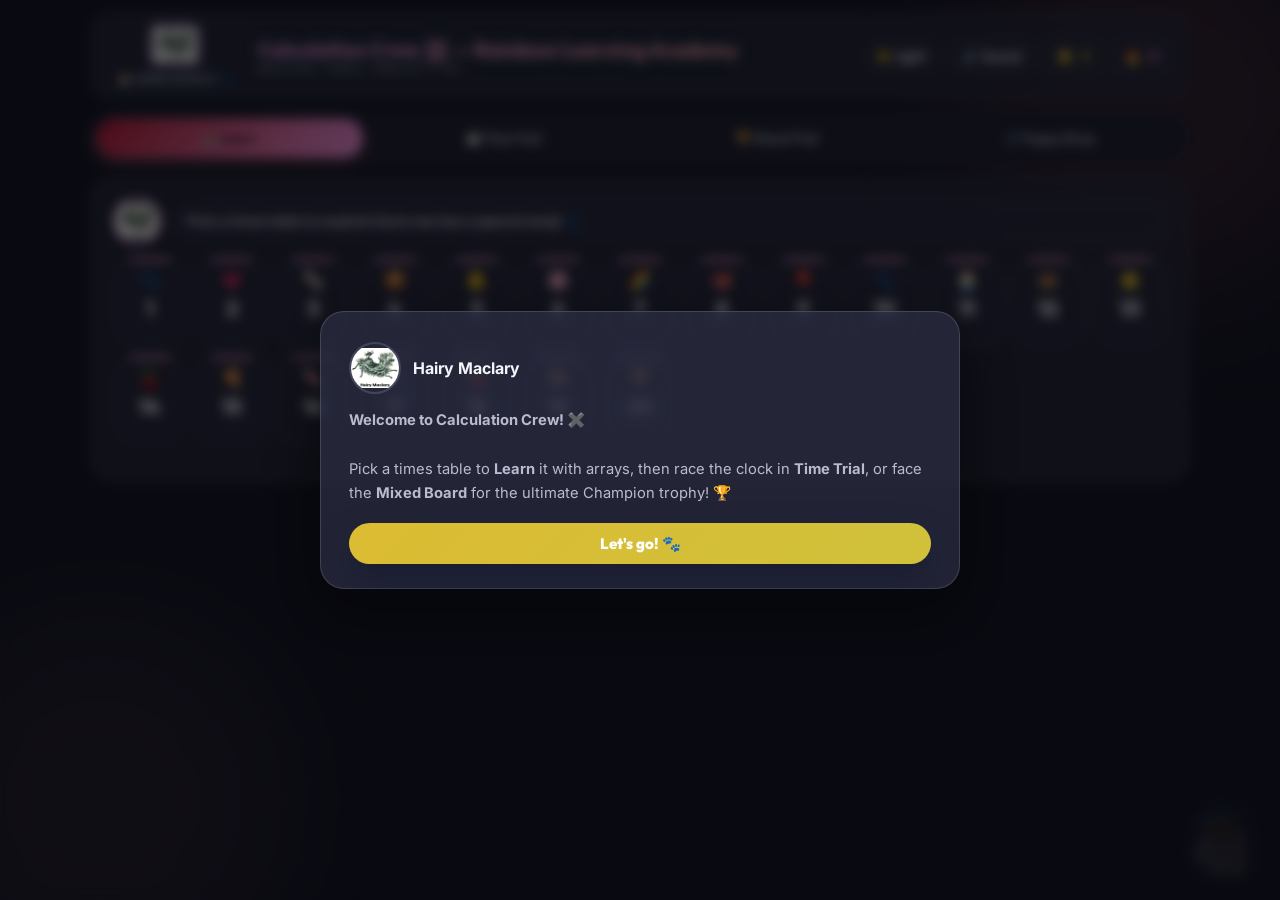
<file: calculation.html>
<!DOCTYPE html>
<html lang="en">
<head>
  <meta charset="UTF-8">
  <meta name="viewport" content="width=device-width, initial-scale=1.0">
  <title>Calculation Crew — Rainbow Learning Academy</title>
  <link rel="preconnect" href="https://fonts.googleapis.com">
  <link rel="preconnect" href="https://fonts.gstatic.com" crossorigin>
  <link href="https://fonts.googleapis.com/css2?family=Outfit:wght@400;600;800;900&family=Inter:wght@400;600;700&display=swap" rel="stylesheet">
  <link rel="stylesheet" href="shared.css">
  <style>
    *, *::before, *::after { box-sizing: border-box; margin: 0; padding: 0; -webkit-tap-highlight-color: transparent; }
    body { background: var(--bg); color: var(--text1); min-height: 100vh; font-family: 'Inter', sans-serif; display: flex; flex-direction: column; align-items: center; overflow-x: hidden; padding: 12px 10px 60px; }
    h1,h2,h3,h4 { font-family: 'Outfit', sans-serif; font-weight: 800; }

    /* Blobs */
    .blob-a { width: 400px; height: 400px; background: rgba(251,113,133,.12); top: -100px; right: -80px; }
    .blob-b { width: 360px; height: 360px; background: rgba(253,164,175,.08); bottom: -80px; left: -80px; }

    /* Override accent for this mode */
    :root { --accent: var(--area-calc); --accent2: #fda4af; }

    /* Header */
    header {
      position: relative; z-index: 2;
      width: 100%; max-width: 1100px;
      display: flex; justify-content: space-between; align-items: center;
      padding: 10px 18px; margin-bottom: 12px;
      background: var(--card); backdrop-filter: blur(5px);
      border-radius: 20px; border: 1px solid var(--border);
      flex-wrap: wrap; gap: 8px;
    }
    .logo-row { display: flex; align-items: center; gap: 10px; }
    .logo-img { width: 36px; height: 36px; object-fit: contain; filter: drop-shadow(0 0 8px var(--area-calc)); animation: pulse-glow 2.2s ease-in-out infinite; }
    .logo-text h1 { font-size: 1.25rem; background: linear-gradient(to right, var(--area-calc), #fda4af); -webkit-background-clip: text; -webkit-text-fill-color: transparent; filter: var(--logo-glow); }
    .logo-text p { font-size: .7rem; color: var(--text2); text-transform: uppercase; letter-spacing: 2px; }
    .stats-bar { display: flex; align-items: center; gap: 8px; flex-wrap: wrap; }
    .stat-badge.calc { color: var(--area-calc); }

    /* Mode tabs */
    .tab-bar {
      position: relative; z-index: 2; width: 100%; max-width: 1100px;
      display: grid; grid-template-columns: 1fr 1fr 1fr;
      gap: 7px; margin-bottom: 12px;
      background: var(--surface-inset); backdrop-filter: blur(5px);
      border-radius: 28px; border: 1px solid var(--border); padding: 6px;
    }
    .tab-btn {
      background: transparent; border: 1px solid transparent;
      color: var(--text2); padding: 10px 8px; border-radius: 22px;
      cursor: pointer; font-family: 'Outfit', sans-serif; font-weight: 700;
      font-size: .82rem; text-align: center;
      display: flex; align-items: center; justify-content: center; gap: 5px;
      transition: all .22s ease;
    }
    .tab-btn:hover:not(.active) { background: var(--card); color: var(--text1); }
    .tab-btn.active { background: linear-gradient(135deg, #be123c, var(--area-calc)); color: var(--on-accent); border-color: transparent; box-shadow: 0 4px 14px rgba(251,113,133,.38); }

    /* Screens */
    .screen { position: relative; z-index: 1; width: 100%; max-width: 1100px; }

    /* Table picker */
    .table-picker-grid {
      display: grid; grid-template-columns: repeat(auto-fill, minmax(72px, 1fr));
      gap: 8px; margin-bottom: 16px;
    }
    .table-btn {
      background: var(--card); border: 1px solid var(--border);
      border-radius: 24px; cursor: pointer; padding: 10px 6px 8px;
      display: flex; flex-direction: column; align-items: center; gap: 4px;
      transition: transform .2s, box-shadow .2s;
      font-family: 'Outfit', sans-serif; min-height: 80px;
      position: relative; overflow: hidden;
    }
    .table-btn::before { content: ''; position: absolute; top: 0; left: 0; width: 100%; height: 3px; background: linear-gradient(to right, var(--area-calc), #fda4af); }
    .table-btn:hover { transform: translateY(-4px) scale(1.06); box-shadow: 0 8px 24px rgba(251,113,133,.3); }
    .table-btn.selected { border-color: var(--area-calc); box-shadow: 0 0 0 2px var(--area-calc); }
    .table-num { font-weight: 900; font-size: 1.3rem; color: var(--text1); }
    .table-emoji { font-size: 1.1rem; }
    .table-stars { font-size: .65rem; letter-spacing: 1px; }

    /* Skip-count strip */
    .skip-strip {
      display: flex; flex-wrap: wrap; gap: 6px; margin: 10px 0; align-items: center;
    }
    .skip-chip {
      background: var(--card); border: 1px solid var(--border);
      border-radius: 8px; padding: 5px 11px;
      font-family: 'Outfit', sans-serif; font-weight: 800; font-size: .9rem;
      color: var(--text2); cursor: pointer; transition: all .18s;
    }
    .skip-chip:hover, .skip-chip.hit { background: var(--area-calc); color: var(--on-accent); border-color: var(--area-calc); transform: scale(1.06); }

    /* Array display */
    .array-display {
      display: flex; flex-direction: column; gap: 4px; margin: 10px 0;
      align-items: flex-start; overflow: auto; max-height: 260px;
    }
    .array-row { display: flex; gap: 3px; }
    .array-dog { width: 28px; height: 28px; border-radius: 50%; object-fit: contain; cursor: pointer; transition: transform .15s; }
    .array-dog:hover { transform: scale(1.2); }
    .array-dog.counted { opacity: .4; }

    /* Keypad */
    .keypad-wrap { display: flex; flex-direction: column; align-items: center; gap: 10px; margin-top: 12px; }
    .keypad-answer-display {
      background: var(--surface-inset); border: 2px solid var(--area-calc);
      border-radius: 14px; padding: 12px 24px;
      font-family: 'Outfit', sans-serif; font-weight: 900; font-size: 2.4rem;
      color: var(--area-calc); min-width: 120px; text-align: center;
      letter-spacing: 2px;
    }
    .keypad-grid {
      display: grid; grid-template-columns: repeat(3, 1fr);
      gap: 8px; width: 240px;
    }
    .kp-btn {
      background: var(--card); border: 1px solid var(--border);
      border-radius: 18px; padding: 14px 8px;
      font-family: 'Outfit', sans-serif; font-weight: 800; font-size: 1.2rem;
      color: var(--text1); cursor: pointer;
      transition: all .15s cubic-bezier(.175,.885,.32,1.275);
      min-height: 52px; display: flex; align-items: center; justify-content: center;
    }
    .kp-btn:hover { background: rgba(251,113,133,.2); border-color: var(--area-calc); transform: scale(1.04); }
    .kp-btn:active { transform: scale(.92); }
    .kp-btn.submit { grid-column: span 3; background: linear-gradient(135deg, #be123c, var(--area-calc)); color: var(--on-accent); border-color: transparent; font-size: 1rem; border-radius: 18px; }
    .kp-btn.submit:hover { filter: brightness(1.1); }
    .kp-btn.del { background: rgba(251,113,133,.15); border-color: rgba(251,113,133,.3); color: var(--area-calc); }

    /* Question display */
    .question-card {
      background: var(--card); border: 1px solid var(--border);
      border-radius: 22px; padding: 20px 22px; margin-bottom: 14px;
    }
    .question-text {
      font-family: 'Outfit', sans-serif; font-weight: 900;
      font-size: clamp(1.6rem, 4vw, 2.4rem); text-align: center;
      color: var(--text1); margin: 10px 0;
    }
    .question-text span.factor { color: var(--area-calc); }

    /* Stopwatch */
    .stopwatch-display {
      font-family: 'Outfit', sans-serif; font-weight: 900; font-size: 2rem;
      color: var(--area-calc); text-align: center; margin: 8px 0;
    }

    /* Progress bar */
    .progress-row { display: flex; gap: 4px; margin-bottom: 10px; flex-wrap: wrap; }
    .prog-dot {
      width: 22px; height: 22px; border-radius: 8px;
      background: var(--surface-inset); border: 1px solid var(--border);
      display: flex; align-items: center; justify-content: center;
      font-size: .75rem; transition: all .2s;
    }
    .prog-dot.correct { background: rgba(52,211,153,.25); border-color: var(--green); }
    .prog-dot.wrong   { background: rgba(251,113,133,.25); border-color: var(--red); }

    /* Results screen */
    .results-card {
      background: var(--card); border: 1px solid var(--border);
      border-radius: 24px; padding: 28px 24px; text-align: center;
    }
    .medal-display { font-size: 4rem; margin: 10px 0; }
    .stat-grid { display: grid; grid-template-columns: 1fr 1fr; gap: 10px; margin: 16px 0; }
    .stat-cell { background: var(--surface-inset); border: 1px solid var(--border); border-radius: 20px; padding: 14px 10px; }
    .stat-cell .val { font-family: 'Outfit', sans-serif; font-weight: 900; font-size: 1.5rem; color: var(--area-calc); }
    .stat-cell .lbl { font-size: .78rem; color: var(--text2); margin-top: 4px; }

    /* Treat box */
    .treat-box-item {
      display: flex; align-items: center; gap: 10px;
      background: var(--surface-inset); border: 1px solid var(--border);
      border-radius: 18px; padding: 10px 14px; margin-bottom: 7px;
      font-family: 'Outfit', sans-serif; font-weight: 700;
    }

    /* Narrator strip (shared style, local color) */
    .narrator-strip { display: flex; align-items: center; gap: 12px; margin-bottom: 12px; }
    .narrator-strip img { width: 48px; height: 48px; border-radius: 50%; object-fit: contain; border: 2px solid var(--area-calc); }
    .narrator-bubble {
      background: var(--card); border: 1px solid var(--border); padding: 9px 13px;
      border-radius: 20px; font-size: .84rem; font-weight: 600; line-height: 1.5; flex: 1; position: relative;
    }
    .narrator-bubble::before {
      content: ''; position: absolute; left: -6px; top: 50%;
      transform: translateY(-50%) rotate(45deg); width: 10px; height: 10px;
      background: var(--card); border-left: 1px solid var(--border); border-bottom: 1px solid var(--border);
    }

    /* Slider */
    .mix-slider-wrap { text-align: center; margin-bottom: 16px; }
    .mix-slider { width: 100%; max-width: 360px; margin: 8px auto; }
    .slider-options { display: flex; justify-content: space-between; max-width: 360px; margin: 0 auto 8px; }
    .slider-opt {
      background: var(--card); border: 1px solid var(--border);
      border-radius: 18px; padding: 7px 18px;
      font-family: 'Outfit', sans-serif; font-weight: 800; font-size: .9rem;
      cursor: pointer; color: var(--text2); transition: all .18s;
    }
    .slider-opt.active { background: var(--area-calc); color: var(--on-accent); border-color: transparent; }

    @media (max-width: 900px) {
      .table-picker-grid { grid-template-columns: repeat(auto-fill, minmax(64px, 1fr)); gap: 6px; }
      .keypad-grid { width: 220px; }
      .array-display { max-height: 200px; }
    }

    @media (max-width: 600px) {
      .tab-bar {
        grid-template-columns: repeat(4, 1fr);
        border-radius: 20px;
        padding: 5px;
      }
      .tab-btn {
        font-size: 0.72rem;
        padding: 8px 4px;
        border-radius: 14px;
      }
      .table-picker-grid { grid-template-columns: repeat(auto-fill, minmax(56px, 1fr)); }
      .keypad-grid { width: 210px; }
    }
  </style>
</head>
<body>
  <div class="blob blob-a"></div>
  <div class="blob blob-b"></div>

  <!-- HEADER -->
  <header>
    <div class="logo-row" style="gap:16px;">
      <a href="index.html" class="home-avatar-btn" style="text-decoration:none;display:flex;flex-direction:column;align-items:center;gap:3px;cursor:pointer;">
        <img id="logoMascotImg" src="hairy_maclary.png" class="logo-img" style="width: 44px; height: 44px; object-fit: contain; filter: drop-shadow(0 0 6px var(--accent-purple)); opacity:0.95; transition: transform 0.25s cubic-bezier(0.175, 0.885, 0.32, 1.275); margin: 0;" alt="Mascot Mascot">
        <span style="font-size:0.65rem;font-weight:800;color:var(--text2);font-family:'Outfit',sans-serif;text-transform:uppercase;letter-spacing:0.3px;background:rgba(30,41,59,0.6);border:1px solid var(--border);padding:2px 8px;border-radius:8px;transition:all 0.2s;white-space:nowrap;">🏠 Home avavav! 🐾</span>
      </a>
      <div class="logo-text">
        <h1>Calculation Crew 🧮 — Rainbow Learning Academy</h1>
        <p>Master times tables 1–20</p>
      </div>
    </div>
    <div class="stats-bar">
      <button id="themeToggleBtn" class="tool-btn" onclick="toggleTheme()">☀️ Light</button>
      <button id="muteBtn" class="tool-btn" onclick="toggleMute()">🔊 Sound</button>
      <div class="stat-badge stars">⭐ <span id="starsCount">0</span></div>
      <div class="stat-badge streak">🔥 <span id="streakCount">0</span></div>
    </div>
  </header>

  <!-- TABS -->
  <div class="tab-bar" style="grid-template-columns: repeat(4, 1fr);">
    <button class="tab-btn active" onclick="switchTab('learn')" id="tabLearn">📚 Learn</button>
    <button class="tab-btn nav-pulse" onclick="switchTab('trial')" id="tabTrial">⏱️ Time Trial</button>
    <button class="tab-btn nav-pulse" onclick="switchTab('mixed')" id="tabMixed">🏆 Mixed Trial</button>
    <button class="tab-btn nav-pulse" onclick="switchTab('shop')" id="tabShop">🛒 Puppy Shop</button>
  </div>

  <!-- ═══════════ LEARN SCREEN ═══════════ -->
  <div id="learnScreen" class="screen">
    <div class="question-card" id="learnPicker">
      <div class="narrator-strip">
        <img src="hairy_maclary.png" alt="Hairy Maclary">
        <div class="narrator-bubble">Pick a times table to explore! Each one has a special emoji 🐾</div>
      </div>
      <div class="table-picker-grid" id="learnTableGrid"></div>
    </div>

    <!-- Learn active view (hidden until table selected) -->
    <div id="learnActive" style="display:none;">
      <div class="question-card">
        <div class="narrator-strip" id="learnNarrator">
          <img src="hairy_maclary.png" id="learnNarrImg" alt="narrator">
          <div class="narrator-bubble" id="learnNarrSpeech">Let's discover the table!</div>
        </div>
        <div style="display:flex;align-items:center;gap:10px;margin-bottom:10px;flex-wrap:wrap;">
          <strong style="font-family:'Outfit',sans-serif;font-size:1.2rem;" id="learnTableLabel">Table of 3</strong>
          <button class="tool-btn" onclick="learnBack()">← Choose Table</button>
          <div id="learnModeToggle" style="display:flex;gap:6px;margin-left:auto;">
            <button class="tool-btn active" id="learnModeSkip" onclick="learnSetMode('skip')">🔢 Skip Count</button>
            <button class="tool-btn" id="learnModeArray" onclick="learnSetMode('array')">🐾 Arrays</button>
            <button class="tool-btn" id="learnModePractice" onclick="learnSetMode('practice')">✏️ Practice</button>
          </div>
        </div>

        <!-- Skip count -->
        <div id="learnSkip">
          <div style="font-size:.85rem;color:var(--text2);margin-bottom:8px;">Tap each number to count up in <strong id="skipTableNum">3</strong>s!</div>
          <div class="skip-strip" id="skipStrip"></div>
          <div style="font-size:.85rem;color:var(--text2);margin-top:8px;" id="skipSpeech"></div>
        </div>

        <!-- Array visualiser -->
        <div id="learnArray" style="display:none;">
          <div style="font-size:.85rem;color:var(--text2);margin-bottom:8px;">
            Tap a row to count the <strong id="arrayFactLabel">3×4</strong> dogs — that's <strong id="arrayTotal" style="color:var(--area-calc);">12</strong>!
          </div>
          <div style="display:flex;gap:10px;flex-wrap:wrap;margin-bottom:10px;">
            <button class="tool-btn" onclick="arrayPrev()">← Prev</button>
            <span id="arrayFactDisplay" style="font-family:'Outfit',sans-serif;font-weight:900;font-size:1.1rem;align-self:center;color:var(--area-calc);"></span>
            <button class="tool-btn" onclick="arrayNext()">Next →</button>
          </div>
          <div class="array-display" id="arrayDisplay"></div>
          <div style="font-size:.82rem;color:var(--text2);margin-top:6px;" id="arraySpeech"></div>
        </div>

        <!-- Practice -->
        <div id="learnPractice" style="display:none;">
          <div style="text-align:center;margin-bottom:10px;" id="practiceProgress"></div>
          <div class="question-text" id="practiceQuestion"></div>
          <div class="keypad-wrap">
            <div class="keypad-answer-display" id="practiceAnswer">_</div>
            <div class="keypad-grid" id="practiceKeypad"></div>
          </div>
          <div id="practiceFeedback" style="text-align:center;font-weight:800;font-size:1rem;margin-top:10px;min-height:24px;"></div>
        </div>
      </div>
    </div>
  </div>

  <!-- ═══════════ TIME TRIAL SCREEN ═══════════ -->
  <div id="trialScreen" class="screen" style="display:none;">
    <!-- Table picker -->
    <div id="trialPicker" class="question-card">
      <div class="narrator-strip">
        <img src="hercules_morse.png" alt="Hercules Morse">
        <div class="narrator-bubble">Pick a table to race! How fast can you answer 10 questions? 🏆</div>
      </div>
      <div class="table-picker-grid" id="trialTableGrid"></div>
    </div>

    <!-- Trial active -->
    <div id="trialActive" style="display:none;">
      <div class="question-card">
        <div style="display:flex;align-items:center;justify-content:space-between;flex-wrap:wrap;gap:8px;margin-bottom:10px;">
          <div>
            <div style="font-size:.8rem;color:var(--text2);">Time Trial — Table of <strong id="trialTableLabel" style="color:var(--area-calc);">3</strong></div>
            <div class="stopwatch-display" id="trialStopwatch">0.0s</div>
          </div>
          <div>
            <div class="progress-row" id="trialProgress"></div>
            <div style="font-size:.8rem;color:var(--text2);text-align:right;margin-top:4px;">Question <span id="trialQNum">1</span> of 10</div>
          </div>
        </div>
        <div class="narrator-strip" id="trialNarrator">
          <img src="hercules_morse.png" id="trialNarrImg" alt="narrator">
          <div class="narrator-bubble" id="trialNarrSpeech">Go! ⏱️</div>
        </div>
        <div class="question-text" id="trialQuestion"></div>
        <div class="keypad-wrap">
          <div class="keypad-answer-display" id="trialAnswer">_</div>
          <div class="keypad-grid" id="trialKeypad"></div>
        </div>
        <div id="trialFeedback" style="text-align:center;font-weight:800;font-size:1rem;margin-top:8px;min-height:24px;"></div>
      </div>
    </div>

    <!-- Trial results -->
    <div id="trialResults" style="display:none;">
      <div class="results-card">
        <div id="trialResultsNarrator" class="narrator-strip" style="margin-bottom:14px;"></div>
        <div class="medal-display" id="trialMedalDisplay">🏅</div>
        <div style="font-family:'Outfit',sans-serif;font-weight:900;font-size:1.4rem;" id="trialResultsTitle">Great work!</div>
        <div class="stat-grid">
          <div class="stat-cell"><div class="val" id="trialResTime">-</div><div class="lbl">Total time</div></div>
          <div class="stat-cell"><div class="val" id="trialResScore">-</div><div class="lbl">Score</div></div>
          <div class="stat-cell"><div class="val" id="trialResBest">-</div><div class="lbl">Best time</div></div>
          <div class="stat-cell"><div class="val" id="trialResSpeedMedal">-</div><div class="lbl">Speed medal</div></div>
        </div>
        <div id="trialStarsEarned" style="font-size:1.1rem;margin-bottom:14px;"></div>
        <div style="display:flex;gap:10px;justify-content:center;flex-wrap:wrap;">
          <button class="primary-btn" onclick="trialStart(currentTrialTable)">🔄 Try Again</button>
          <button class="tool-btn" onclick="showTrialPicker()">← Choose Table</button>
          <button class="tool-btn" onclick="showTreatBox()">🦴 Treat Box (</button>
        </div>
      </div>
      <div id="trialTreatReview" style="display:none;margin-top:14px;">
        <div class="question-card">
          <strong style="font-family:'Outfit',sans-serif;">🦴 Doggy's Treat Box — tricky ones!</strong>
          <div id="treatBoxList" style="margin-top:10px;"></div>
        </div>
      </div>
    </div>
  </div>

  <!-- ═══════════ MIXED TRIAL SCREEN ═══════════ -->
  <div id="mixedScreen" class="screen" style="display:none;">
    <!-- Mixed picker -->
    <div id="mixedPicker" class="question-card">
      <div class="narrator-strip">
        <img src="bottomley_potts.png" alt="Bottomley Potts">
        <div class="narrator-bubble">Mixed Trial! Pick your max table and answer 10 random facts. Go for the Champion trophy! 🏆</div>
      </div>
      <div class="mix-slider-wrap">
        <div style="font-size:.9rem;color:var(--text2);margin-bottom:8px;">Mix up to table of: <strong id="mixMaxLabel" style="color:var(--area-calc);">12</strong></div>
        <div class="slider-options">
          <button class="slider-opt" onclick="setMixMax(5)" id="mixOpt5">× 5</button>
          <button class="slider-opt active" onclick="setMixMax(12)" id="mixOpt12">× 12</button>
          <button class="slider-opt" onclick="setMixMax(20)" id="mixOpt20">× 20</button>
        </div>
        <div style="font-size:.8rem;color:var(--text2);margin-top:8px;" id="mixedBestDisplay"></div>
      </div>
      <div style="display:flex;gap:10px;justify-content:center;flex-wrap:wrap;">
        <button class="primary-btn" onclick="mixedStart()">🏆 Start Mixed Trial</button>
      </div>
      <div id="mixedTrophyRow" style="margin-top:14px;display:flex;gap:8px;flex-wrap:wrap;justify-content:center;"></div>
    </div>

    <!-- Mixed active -->
    <div id="mixedActive" style="display:none;">
      <div class="question-card">
        <div style="display:flex;align-items:center;justify-content:space-between;flex-wrap:wrap;gap:8px;margin-bottom:10px;">
          <div>
            <div style="font-size:.8rem;color:var(--text2);">Mixed Trial — up to ×<span id="mixedMaxDisplay" style="color:var(--area-calc);">12</span></div>
            <div class="stopwatch-display" id="mixedStopwatch">0.0s</div>
          </div>
          <div>
            <div class="progress-row" id="mixedProgress"></div>
            <div style="font-size:.8rem;color:var(--text2);text-align:right;margin-top:4px;">Question <span id="mixedQNum">1</span> of 10</div>
          </div>
        </div>
        <div class="narrator-strip">
          <img src="bottomley_potts.png" alt="Bottomley Potts">
          <div class="narrator-bubble" id="mixedNarrSpeech">Mixed challenge — any table could come up! 🎲</div>
        </div>
        <div class="question-text" id="mixedQuestion"></div>
        <div class="keypad-wrap">
          <div class="keypad-answer-display" id="mixedAnswer">_</div>
          <div class="keypad-grid" id="mixedKeypad"></div>
        </div>
        <div id="mixedFeedback" style="text-align:center;font-weight:800;font-size:1rem;margin-top:8px;min-height:24px;"></div>
      </div>
    </div>

    <!-- Mixed results -->
    <div id="mixedResults" style="display:none;">
      <div class="results-card">
        <div class="medal-display" id="mixedMedalDisplay">🏅</div>
        <div style="font-family:'Outfit',sans-serif;font-weight:900;font-size:1.4rem;" id="mixedResultsTitle">Well done!</div>
        <div class="stat-grid">
          <div class="stat-cell"><div class="val" id="mixedResTime">-</div><div class="lbl">Total time</div></div>
          <div class="stat-cell"><div class="val" id="mixedResScore">-</div><div class="lbl">Score</div></div>
          <div class="stat-cell"><div class="val" id="mixedResBest">-</div><div class="lbl">Best time</div></div>
          <div class="stat-cell"><div class="val" id="mixedResSpeedMedal">-</div><div class="lbl">Speed medal</div></div>
        </div>
        <div id="mixedTrophyEarned" style="font-size:1.2rem;margin-bottom:14px;"></div>
        <div style="display:flex;gap:10px;justify-content:center;flex-wrap:wrap;">
          <button class="primary-btn" onclick="mixedStart()">🔄 Try Again</button>
          <button class="tool-btn" onclick="showMixedPicker()">← Change Max</button>
        </div>
      </div>
    </div>
  </div>

  <!-- ═══════════ PUPPY SHOP SCREEN ═══════════ -->
  <div id="shopScreen" class="screen" style="display:none;">
    <div class="question-card">
      <div class="narrator-strip" style="margin-bottom:12px;">
        <img src="kind dog.png" id="shopNarrImg" alt="Kind Dog" style="border-color:var(--area-calc);">
        <div class="narrator-bubble" id="shopNarrSpeech">Welcome to the Puppy Treat Shop! Help my friends count their coins and calculate their change! 🦴🛒</div>
      </div>
      
      <!-- Difficulty bar -->
      <div style="display:flex;gap:6px;margin-bottom:14px;justify-content:center;" id="shopDiffBar">
        <button class="tool-btn active" id="shopDiff0" onclick="setShopDiff(0)">🌱 Year 3</button>
        <button class="tool-btn" id="shopDiff1" onclick="setShopDiff(1)">🗺️ Year 4</button>
        <button class="tool-btn" id="shopDiff2" onclick="setShopDiff(2)">🏆 Year 5</button>
        <button class="tool-btn" id="shopDiff3" onclick="setShopDiff(3)">🌈 Year 6</button>
      </div>
      
      <!-- Visual shop shelf -->
      <div style="background: rgba(15,23,42,0.3); border: 1px solid var(--border); border-radius: 18px; padding: 12px; margin-bottom: 16px;">
        <div style="font-family:'Outfit',sans-serif;font-weight:800;font-size:.9rem;color:var(--text1);margin-bottom:8px;text-align:center;">🍬 TODAY'S SHOP SHELF 🍬</div>
        <div style="display:grid;grid-template-columns:repeat(auto-fit, minmax(110px, 1fr));gap:8px;" id="shopShelfGrid">
          <!-- Items populated dynamically -->
        </div>
      </div>

      <div class="question-text" id="shopQuestion" style="font-size:1.15rem;line-height:1.5;text-align:left;margin-bottom:12px;"></div>
      <div class="keypad-wrap">
        <div class="keypad-answer-display" id="shopAnswer">_</div>
        <div class="keypad-grid" id="shopKeypad"></div>
      </div>
      <div id="shopFeedback" style="text-align:center;font-weight:800;font-size:1rem;margin-top:12px;min-height:24px;"></div>
      <div style="display:flex;gap:10px;justify-content:flex-end;margin-top:14px;flex-wrap:wrap;">
        <button class="tool-btn" id="shopHintBtn" onclick="shopShowHint()" style="border-color:var(--area-calc);color:var(--area-calc);background:rgba(251,113,133,.1);">💡 Hint</button>
        <button class="primary-btn" onclick="nextShopQ()" id="shopNextBtn">🎲 Next Customer</button>
      </div>
    </div>
  </div>

  <script src="shared.js"></script>
  <script>
  // ═══════════════════════════════════════════════════════════════════
  // CONSTANTS & DATA
  // ═══════════════════════════════════════════════════════════════════

  const MAX_TABLE = 20;
  const FACTS_PER_TABLE = 12;
  const TRIAL_TOTAL = 10;

  const TABLE_EMOJIS = {
    1:'🐾', 2:'💗', 3:'🦴', 4:'🍪', 5:'✋', 6:'🌸', 7:'🌈', 8:'🐙',
    9:'🎈', 10:'🐾', 11:'🧁', 12:'🍩', 13:'🌟', 14:'🍒', 15:'🍕',
    16:'🍬', 17:'🍇', 18:'🍓', 19:'🎨', 20:'🏆',
  };

  const TABLE_NARRATORS = {
    2:'Rainbow Doggy', 3:'Hairy Maclary', 4:'Hercules Morse', 5:'Muffin McLay',
    6:'Bottomley Potts', 7:'Scarface Claw', 8:'Rainbow Doggy', 9:'Hairy Maclary',
    10:'Kind Dog', 11:'Bitzer Maloney', 12:'Bottomley Potts',
  };

  function getTableNarrator(t) {
    return TABLE_NARRATORS[t] || 'Rainbow Doggy';
  }

  // ── REWARDS STORAGE ──────────────────────────────────────────────
  // tables_stars: { "3": { bronze: bool, silver: bool, gold: bool } }
  // tables_best: { "3": <seconds float> }
  // tables_treatbox: [ {a, b} ]
  // tables_champion: { "5": bool, "12": bool, "20": bool }
  // tables_mixed_best: { "5": <s>, "12": <s>, "20": <s> }

  function getTableStars() { return safeJSON('tables_stars', {}); }
  function saveTableStars(o) { safeSet('tables_stars', JSON.stringify(o)); }
  function getTableBest() { return safeJSON('tables_best', {}); }
  function saveTableBest(o) { safeSet('tables_best', JSON.stringify(o)); }
  function getTreatBox() { return safeJSON('tables_treatbox', []); }
  function saveTreatBox(arr) { safeSet('tables_treatbox', JSON.stringify(arr)); }
  function getChampions() { return safeJSON('tables_champion', {}); }
  function saveChampions(o) { safeSet('tables_champion', JSON.stringify(o)); }
  function getMixedBest() { return safeJSON('tables_mixed_best', {}); }
  function saveMixedBest(o) { safeSet('tables_mixed_best', JSON.stringify(o)); }

  function addToTreatBox(a, b) {
    const box = getTreatBox();
    if (!box.find(x => x.a === a && x.b === b)) { box.push({ a, b }); saveTreatBox(box); }
  }

  function starsForTable(t) {
    const s = getTableStars();
    return s[String(t)] || { bronze: false, silver: false, gold: false };
  }

  function starsLabel(t) {
    const s = starsForTable(t);
    let r = '';
    if (s.bronze) r += '🥉';
    if (s.silver) r += '🥈';
    if (s.gold)   r += '🥇';
    return r || '·';
  }

  function speedMedal(secs) {
    if (secs < 15) return { medal: '🐆', label: 'Cheetah! <15s' };
    if (secs < 30) return { medal: '🐎', label: 'Pony! <30s' };
    if (secs < 60) return { medal: '🐢', label: 'Steady Walker!' };
    return { medal: '🌟', label: 'You finished!' };
  }

  // ═══════════════════════════════════════════════════════════════════
  // TAB SWITCHING
  // ═══════════════════════════════════════════════════════════════════
  let currentTab = 'learn';

  function switchTab(t) {
    currentTab = t;
    ['learn', 'trial', 'mixed', 'shop'].forEach(id => {
      const s = document.getElementById(id + 'Screen');
      const b = document.getElementById('tab' + id.charAt(0).toUpperCase() + id.slice(1));
      if (s) s.style.display = t === id ? '' : 'none';
      if (b) {
        b.classList.toggle('active', t === id);
        b.classList.toggle('nav-pulse', t !== id);
      }
    });
    if (t === 'trial') renderTrialPicker();
    if (t === 'mixed') renderMixedPicker();
    if (t === 'learn') renderLearnPicker();
    if (t === 'shop') startShopMode();
  }

  // makeKeypad is in shared.js

  // ═══════════════════════════════════════════════════════════════════
  // LEARN MODE
  // ═══════════════════════════════════════════════════════════════════
  let currentLearnTable = 3;
  let learnMode = 'skip';
  let arrayFact = 1;
  let practiceQ = 0;
  let practiceAnswered = 0;
  let practiceKeypadCtrl = null;

  function renderLearnPicker() {
    const grid = document.getElementById('learnTableGrid');
    grid.innerHTML = '';
    for (let t = 1; t <= MAX_TABLE; t++) {
      const btn = document.createElement('button');
      btn.className = 'table-btn';
      btn.innerHTML = `<div class="table-emoji">${TABLE_EMOJIS[t]||'🐾'}</div><div class="table-num">${t}</div><div class="table-stars">${starsLabel(t)}</div>`;
      btn.addEventListener('click', () => learnSelect(t));
      grid.appendChild(btn);
    }
  }

  function learnSelect(t) {
    currentLearnTable = t;
    document.getElementById('learnPicker').style.display = 'none';
    document.getElementById('learnActive').style.display = '';
    document.getElementById('learnTableLabel').textContent = `Table of ${t}`;
    document.getElementById('skipTableNum').textContent = t;
    const narr = getTableNarrator(t);
    document.getElementById('learnNarrImg').src = getCharImage(narr);
    document.getElementById('learnNarrSpeech').textContent = `Let's explore the ${t} times table! 🐾`;
    learnSetMode('skip');
    arrayFact = 1;
    buildSkipStrip(t);
  }

  function learnBack() {
    document.getElementById('learnActive').style.display = 'none';
    document.getElementById('learnPicker').style.display = '';
    renderLearnPicker();
    if (practiceKeypadCtrl) { practiceKeypadCtrl.destroy(); practiceKeypadCtrl = null; }
  }

  function learnSetMode(m) {
    learnMode = m;
    ['skip','array','practice'].forEach(id => {
      const el = document.getElementById('learnMode' + id.charAt(0).toUpperCase() + id.slice(1));
      if (el) el.classList.toggle('active', id === m);
      const scr = document.getElementById('learn' + id.charAt(0).toUpperCase() + id.slice(1));
      if (scr) scr.style.display = id === m ? '' : 'none';
    });
    if (m === 'array') renderArray();
    if (m === 'practice') startPractice();
    if (m === 'skip') buildSkipStrip(currentLearnTable);
  }

  function buildSkipStrip(t) {
    const strip = document.getElementById('skipStrip');
    strip.innerHTML = '';
    for (let i = 1; i <= 12; i++) {
      const chip = document.createElement('button');
      chip.className = 'skip-chip';
      chip.textContent = String(t * i);
      chip.dataset.idx = i;
      chip.addEventListener('click', () => {
        chip.classList.add('hit');
        document.getElementById('skipSpeech').textContent = `${t} × ${i} = ${t*i}! 🐾`;
        playBark();
      });
      strip.appendChild(chip);
    }
  }

  function renderArray() {
    const t = currentLearnTable;
    document.getElementById('arrayFactLabel').textContent = `${t}×${arrayFact}`;
    document.getElementById('arrayTotal').textContent = t * arrayFact;
    document.getElementById('arrayFactDisplay').textContent = `${t} × ${arrayFact} = ${t*arrayFact}`;
    const display = document.getElementById('arrayDisplay');
    display.innerHTML = '';
    const dogImg = getCharImage(getTableNarrator(t));
    for (let r = 0; r < t; r++) {
      const rowEl = document.createElement('div');
      rowEl.className = 'array-row';
      for (let c = 0; c < arrayFact; c++) {
        const img = document.createElement('img');
        img.src = dogImg;
        img.className = 'array-dog';
        img.addEventListener('click', () => {
          img.classList.toggle('counted');
          const counted = display.querySelectorAll('.array-dog.counted').length;
          const total = t * arrayFact;
          document.getElementById('arraySpeech').textContent = counted > 0 ? `Counted ${counted} out of ${total}!` : '';
          playBark();
        });
        rowEl.appendChild(img);
      }
      display.appendChild(rowEl);
    }
    document.getElementById('arraySpeech').textContent = `Tap a dog to count!`;
  }

  function arrayNext() { if (arrayFact < 12) { arrayFact++; renderArray(); } }
  function arrayPrev() { if (arrayFact > 1)  { arrayFact--; renderArray(); } }

  function startPractice() {
    practiceQ = 0;
    practiceAnswered = 0;
    if (practiceKeypadCtrl) practiceKeypadCtrl.destroy();
    practiceKeypadCtrl = makeKeypad('practiceKeypad', 'practiceAnswer', submitPractice);
    nextPracticeQ();
  }

  let _practiceFacts = [];

  function nextPracticeQ() {
    const t = currentLearnTable;
    if (practiceQ === 0) {
      _practiceFacts = Array.from({ length: FACTS_PER_TABLE }, (_, i) => i + 1);
    }
    if (practiceQ >= FACTS_PER_TABLE) {
      // All done — award bronze
      const stars = getTableStars();
      if (!stars[t]) stars[t] = {};
      stars[t].bronze = true;
      saveTableStars(stars);
      bumpCorrect(false, updateStatsDisplay);
      document.getElementById('practiceQuestion').innerHTML = `🎉 Table of ${t} complete! 🥉 Bronze star earned!`;
      document.getElementById('practiceFeedback').textContent = '';
      document.getElementById('practiceProgress').textContent = `✅ ${FACTS_PER_TABLE}/${FACTS_PER_TABLE} — Well done!`;
      renderLearnPicker();
      return;
    }
    const multiplier = _practiceFacts[practiceQ];
    document.getElementById('practiceQuestion').innerHTML = `<span class="factor">${t}</span> × <span class="factor">${multiplier}</span> = ?`;
    document.getElementById('practiceFeedback').textContent = '';
    document.getElementById('practiceProgress').textContent = `${practiceQ + 1} / ${FACTS_PER_TABLE}`;
    if (practiceKeypadCtrl) practiceKeypadCtrl.reset();
  }

  function submitPractice(ans) {
    const t = currentLearnTable;
    const multiplier = _practiceFacts[practiceQ];
    const correct = ans === t * multiplier;
    const fb = document.getElementById('practiceFeedback');
    if (correct) {
      fb.textContent = `✅ Correct! ${t} × ${multiplier} = ${t*multiplier} 🐾`;
      fb.style.color = 'var(--green)';
      playSound('correct');
      practiceAnswered++;
      practiceQ++;
      setTimeout(nextPracticeQ, 800);
    } else {
      fb.textContent = `Ooh, so close! ${t} × ${multiplier} = ${t*multiplier} 🐾 Try again!`;
      fb.style.color = 'var(--area-calc)';
      playSound('wrong');
      if (practiceKeypadCtrl) practiceKeypadCtrl.reset();
    }
  }

  // ═══════════════════════════════════════════════════════════════════
  // SHARED TRIAL ENGINE
  // ═══════════════════════════════════════════════════════════════════
  function runTimedTrial(cfg) {
    // cfg: { total, facts, progressId, keypadId, answerId, questionId,
    //        feedbackId, qNumId, stopwatchId, onWrong, onEnd }
    let qIdx = 0, correct = 0;
    let timer = null, elapsed = 0, startTime = null;
    let keypadCtrl = null;

    // Build progress dots
    const prog = document.getElementById(cfg.progressId);
    prog.innerHTML = '';
    const dots = Array.from({ length: cfg.total }, (_, i) => {
      const d = document.createElement('div');
      d.className = 'prog-dot'; d.textContent = i + 1;
      prog.appendChild(d); return d;
    });

    // Keypad
    if (keypadCtrl) keypadCtrl.destroy();
    keypadCtrl = makeKeypad(cfg.keypadId, cfg.answerId, submitFn);

    // Stopwatch
    elapsed = 0; startTime = performance.now();
    if (timer) clearInterval(timer);
    timer = setInterval(() => {
      elapsed = (performance.now() - startTime) / 1000;
      document.getElementById(cfg.stopwatchId).textContent = elapsed.toFixed(1) + 's';
    }, 100);

    showQ();

    function showQ() {
      if (qIdx >= cfg.total) { finish(); return; }
      const f = cfg.facts[qIdx];
      document.getElementById(cfg.qNumId).textContent = qIdx + 1;
      document.getElementById(cfg.questionId).innerHTML =
        `<span class="factor">${f.a}</span> × <span class="factor">${f.b}</span> = ?`;
      document.getElementById(cfg.feedbackId).textContent = '';
      if (keypadCtrl) keypadCtrl.reset();
    }

    function submitFn(ans) {
      const f = cfg.facts[qIdx];
      const ok = ans === f.ans;
      const fb = document.getElementById(cfg.feedbackId);
      const dot = dots[qIdx];
      if (ok) {
        fb.textContent = `✅ ${f.a} × ${f.b} = ${f.ans} 🐾`;
        fb.style.color = 'var(--green)';
        dot.classList.add('correct'); dot.textContent = '✓';
        correct++; playSound('correct'); qIdx++;
        setTimeout(() => { fb.textContent = ''; showQ(); }, 600);
      } else {
        fb.textContent = `Ooh! ${f.a} × ${f.b} = ${f.ans} 🐾`;
        fb.style.color = 'var(--area-calc)';
        dot.classList.add('wrong'); dot.textContent = '✗';
        if (cfg.onWrong) cfg.onWrong(f);
        playSound('wrong'); qIdx++;
        setTimeout(() => { fb.textContent = ''; showQ(); }, 900);
      }
    }

    function finish() {
      clearInterval(timer);
      elapsed = (performance.now() - startTime) / 1000;
      document.getElementById(cfg.stopwatchId).textContent = elapsed.toFixed(1) + 's';
      if (keypadCtrl) { keypadCtrl.destroy(); keypadCtrl = null; }
      cfg.onEnd({ elapsed, correct, total: cfg.total, facts: cfg.facts });
    }

    return { stop() { clearInterval(timer); if (keypadCtrl) keypadCtrl.destroy(); } };
  }

  // ═══════════════════════════════════════════════════════════════════
  // TIME TRIAL MODE
  // ═══════════════════════════════════════════════════════════════════
  let currentTrialTable = 3;
  let trialFacts = [];

  function renderTrialPicker() {
    document.getElementById('trialPicker').style.display = '';
    document.getElementById('trialActive').style.display = 'none';
    document.getElementById('trialResults').style.display = 'none';
    const grid = document.getElementById('trialTableGrid');
    grid.innerHTML = '';
    const bests = getTableBest();
    for (let t = 1; t <= MAX_TABLE; t++) {
      const btn = document.createElement('button');
      const best = bests[String(t)];
      btn.className = 'table-btn';
      btn.innerHTML = `<div class="table-emoji">${TABLE_EMOJIS[t]||'🐾'}</div><div class="table-num">${t}</div><div class="table-stars">${starsLabel(t)}</div>${best ? `<div style="font-size:.6rem;color:var(--area-calc);">Best: ${best.toFixed(1)}s</div>` : ''}`;
      btn.addEventListener('click', () => trialStart(t));
      grid.appendChild(btn);
    }
  }

  function showTrialPicker() { renderTrialPicker(); }

  function trialStart(t) {
    currentTrialTable = t;
    document.getElementById('trialPicker').style.display = 'none';
    document.getElementById('trialResults').style.display = 'none';
    document.getElementById('trialActive').style.display = '';
    document.getElementById('trialTableLabel').textContent = t;
    document.getElementById('trialTreatReview').style.display = 'none';

    // Generate 10 shuffled facts
    const pool = [];
    for (let i = 1; i <= 10; i++) pool.push({ a: t, b: i, ans: t * i });
    trialFacts = shuffle(pool).slice(0, TRIAL_TOTAL);

    // Narrator
    const narr = getTableNarrator(t);
    document.getElementById('trialNarrImg').src = getCharImage(narr);
    document.getElementById('trialNarrSpeech').textContent = `10 questions, go! ⏱️`;

    runTimedTrial({
      total: TRIAL_TOTAL,
      facts: trialFacts,
      progressId: 'trialProgress',
      keypadId: 'trialKeypad',
      answerId: 'trialAnswer',
      questionId: 'trialQuestion',
      feedbackId: 'trialFeedback',
      qNumId: 'trialQNum',
      stopwatchId: 'trialStopwatch',
      onWrong: (f) => addToTreatBox(f.a, f.b),
      onEnd: (stats) => endTrial(stats),
    });
  }

  function endTrial(stats) {
    document.getElementById('trialActive').style.display = 'none';
    document.getElementById('trialResults').style.display = '';

    const t = currentTrialTable;
    const bests = getTableBest();
    const prevBest = bests[String(t)];
    let isNewBest = !prevBest || stats.elapsed < prevBest;
    if (isNewBest) { bests[String(t)] = stats.elapsed; saveTableBest(bests); }

    // Stars
    const allStars = getTableStars();
    if (!allStars[t]) allStars[t] = {};
    const sm = speedMedal(stats.elapsed);
    let newStars = [];
    if (stats.correct === TRIAL_TOTAL) {
      if (!allStars[t].silver) { allStars[t].silver = true; newStars.push('🥈'); }
      if (stats.elapsed < 60 && !allStars[t].gold) { allStars[t].gold = true; newStars.push('🥇'); }
    }
    saveTableStars(allStars);

    // Update display
    document.getElementById('trialResTime').textContent = stats.elapsed.toFixed(1) + 's';
    document.getElementById('trialResScore').textContent = `${stats.correct}/${TRIAL_TOTAL}`;
    document.getElementById('trialResBest').textContent = bests[String(t)].toFixed(1) + 's' + (isNewBest ? ' 🎉' : '');
    document.getElementById('trialResSpeedMedal').textContent = sm.medal;

    let title = stats.correct === TRIAL_TOTAL ? '🎉 Perfect Score!' : stats.correct >= 7 ? 'Great effort! 🐾' : 'Keep practising! 🦴';
    if (isNewBest && prevBest) title = '🎉 New Best Time!';
    document.getElementById('trialResultsTitle').textContent = title;

    const starsEarned = document.getElementById('trialStarsEarned');
    starsEarned.innerHTML = newStars.length ? `Stars earned this run: ${newStars.join(' ')}` : `Stars: ${starsLabel(t)}`;

    // Narrator results
    const narr = getTableNarrator(t);
    document.getElementById('trialResultsNarrator').innerHTML = `<img src="${getCharImage(narr)}" alt="${narr}" style="width:48px;height:48px;border-radius:50%;object-fit:contain;border:2px solid var(--area-calc);"><div class="narrator-bubble">${isNewBest && prevBest ? '🎉 New personal best!' : stats.correct === TRIAL_TOTAL ? 'Perfect! You\'re a champion! 🏆' : `${stats.correct} correct — well done! 🐾`}</div>`;

    const sm2 = speedMedal(stats.elapsed);
    document.getElementById('trialMedalDisplay').textContent = sm2.medal;

    // Fix treat box button label
    document.querySelector('#trialResults .tool-btn[onclick="showTreatBox()"]').textContent = `🦴 Treat Box (${getTreatBox().length})`;

    if (isNewBest && prevBest) { triggerConfetti(); playSound('levelup'); }
    else if (stats.correct === TRIAL_TOTAL) { triggerConfetti(); playSound('correct'); }
    else { playSound('correct'); }

    if (stats.correct > 0) bumpCorrect(false, updateStatsDisplay);
    renderTrialPicker();
  }

  function showTreatBox() {
    const el = document.getElementById('trialTreatReview');
    const list = document.getElementById('treatBoxList');
    const box = getTreatBox();
    list.innerHTML = box.length
      ? box.map(({a,b}) => `<div class="treat-box-item">🦴 ${a} × ${b} = <strong style="color:var(--area-calc);">${a*b}</strong></div>`).join('')
      : '<div style="color:var(--text2);">No tricky ones yet — keep going! 🐾</div>';
    el.style.display = el.style.display === 'none' ? '' : 'none';
  }

  // ═══════════════════════════════════════════════════════════════════
  // MIXED TRIAL MODE
  // ═══════════════════════════════════════════════════════════════════
  let mixMax = 12;
  let mixedFacts = [];

  function setMixMax(v) {
    mixMax = v;
    [5,12,20].forEach(n => document.getElementById('mixOpt'+n).classList.toggle('active', n===v));
    document.getElementById('mixMaxLabel').textContent = v;
    updateMixedBestDisplay();
  }

  function updateMixedBestDisplay() {
    const bests = getMixedBest();
    const b = bests[String(mixMax)];
    document.getElementById('mixedBestDisplay').textContent = b ? `Best for ×${mixMax}: ${b.toFixed(1)}s` : '';
  }

  function renderMixedPicker() {
    document.getElementById('mixedPicker').style.display = '';
    document.getElementById('mixedActive').style.display = 'none';
    document.getElementById('mixedResults').style.display = 'none';
    setMixMax(mixMax);
    renderTrophyRow();
  }

  function renderTrophyRow() {
    const champs = getChampions();
    const row = document.getElementById('mixedTrophyRow');
    row.innerHTML = [5,12,20].filter(n => champs[String(n)])
      .map(n => `<div style="background:rgba(251,191,36,.15);border:1px solid rgba(251,191,36,.35);border-radius:12px;padding:7px 14px;font-family:'Outfit',sans-serif;font-weight:800;font-size:.85rem;color:#fbbf24;">🏆 ×${n} Champion!</div>`)
      .join('') || '';
  }

  function showMixedPicker() { renderMixedPicker(); }

  function mixedStart() {
    document.getElementById('mixedPicker').style.display = 'none';
    document.getElementById('mixedResults').style.display = 'none';
    document.getElementById('mixedActive').style.display = '';
    document.getElementById('mixedMaxDisplay').textContent = mixMax;

    const pool = [];
    for (let a = 1; a <= mixMax; a++) for (let b = 1; b <= 10; b++) pool.push({ a, b, ans: a*b });
    mixedFacts = shuffle(pool).slice(0, 10);

    runTimedTrial({
      total: 10,
      facts: mixedFacts,
      progressId: 'mixedProgress',
      keypadId: 'mixedKeypad',
      answerId: 'mixedAnswer',
      questionId: 'mixedQuestion',
      feedbackId: 'mixedFeedback',
      qNumId: 'mixedQNum',
      stopwatchId: 'mixedStopwatch',
      onWrong: (f) => addToTreatBox(f.a, f.b),
      onEnd: (stats) => endMixed(stats),
    });
  }

  function endMixed(stats) {
    document.getElementById('mixedActive').style.display = 'none';
    document.getElementById('mixedResults').style.display = '';

    const bests = getMixedBest();
    const prevBest = bests[String(mixMax)];
    let isNewBest = !prevBest || stats.elapsed < prevBest;
    if (isNewBest) { bests[String(mixMax)] = stats.elapsed; saveMixedBest(bests); }

    // Champion trophy
    const champs = getChampions();
    let firstTrophy = false;
    if (!champs[String(mixMax)]) { champs[String(mixMax)] = true; saveChampions(champs); firstTrophy = true; }

    const sm = speedMedal(stats.elapsed);
    document.getElementById('mixedResTime').textContent = stats.elapsed.toFixed(1) + 's';
    document.getElementById('mixedResScore').textContent = `${stats.correct}/10`;
    document.getElementById('mixedResBest').textContent = bests[String(mixMax)].toFixed(1) + 's' + (isNewBest ? ' 🎉' : '');
    document.getElementById('mixedResSpeedMedal').textContent = sm.medal;

    const title = firstTrophy ? '🏆 Champion Trophy Earned!' : isNewBest && prevBest ? '🎉 New Best Time!' : stats.correct >= 8 ? 'Amazing work! 🐾' : 'Well done! 🐾';
    document.getElementById('mixedResultsTitle').textContent = title;
    document.getElementById('mixedMedalDisplay').textContent = firstTrophy ? '🏆' : sm.medal;

    const trophyEl = document.getElementById('mixedTrophyEarned');
    trophyEl.textContent = firstTrophy ? `🏆 You are a ×${mixMax} Champion!` : `🏆 ×${mixMax} Champion (held)`;

    if (firstTrophy || (isNewBest && prevBest)) { triggerConfetti(); playSound('levelup'); }
    else if (stats.correct >= 5) { playSound('correct'); }

    if (stats.correct > 0) bumpCorrect(false, updateStatsDisplay);
    updateMixedBestDisplay();
  }

  // ═══════════════════════════════════════════════════════════════════
  // PUPPY TREAT SHOP MODE
  // ═══════════════════════════════════════════════════════════════════
  const SHOP_ITEMS = [
    { name: 'Gourmet Bone', price: 1.50, emoji: '🦴' },
    { name: 'Chew Toy', price: 0.80, emoji: '🎾' },
    { name: 'Doggy Bowl', price: 2.20, emoji: '🥣' },
    { name: 'Paw Polish', price: 2.50, emoji: '💅' },
    { name: 'Treat Box', price: 4.00, emoji: '📦' },
    { name: 'Comfy Collar', price: 5.50, emoji: '🧣' }
  ];

  let shopDiff = 0;
  let shopKeypadCtrl = null;
  let shopQ = null;
  let shopUsedHelp = false;

  function startShopMode() {
    renderShopShelf();
    setShopDiff(shopDiff);
  }

  function setShopDiff(d) {
    shopDiff = d;
    for (let i = 0; i <= 3; i++) {
      const btn = document.getElementById('shopDiff' + i);
      if (btn) {
        btn.classList.toggle('active', i === d);
        btn.classList.toggle('nav-pulse', i !== d);
      }
    }
    nextShopQ();
  }

  function renderShopShelf() {
    const grid = document.getElementById('shopShelfGrid');
    if (!grid) return;
    grid.innerHTML = SHOP_ITEMS.map(item => `
      <div style="background:var(--card);border:1px solid var(--border);border-radius:12px;padding:8px;text-align:center;display:flex;flex-direction:column;align-items:center;gap:3px;box-shadow:var(--shadow);">
        <span style="font-size:1.6rem;">${item.emoji}</span>
        <span style="font-weight:700;font-size:.78rem;color:var(--text1);">${item.name}</span>
        <span style="font-family:'Outfit',sans-serif;font-weight:800;font-size:.82rem;color:var(--area-calc);">$${item.price.toFixed(2)}</span>
      </div>
    `).join('');
  }

  function nextShopQ() {
    shopUsedHelp = false;
    document.getElementById('shopFeedback').textContent = '';
    document.getElementById('shopHintBtn').style.display = 'inline-flex';
    document.getElementById('shopAnswer').textContent = '_';
    
    if (shopKeypadCtrl) shopKeypadCtrl.destroy();
    shopKeypadCtrl = makeKeypad('shopKeypad', 'shopAnswer', submitShopAnswer, { allowDecimal: true });

    const dogNames = ['Hairy Maclary','Bottomley Potts','Hercules Morse','Muffin McLay','Bitzer Maloney','Schnitzel von Krumm','Slinky Malinki','Scarface Claw'];
    const dogName = dogNames[Math.floor(Math.random() * dogNames.length)];
    document.getElementById('shopNarrImg').src = getCharImage(dogName);
    document.getElementById('shopNarrSpeech').textContent = `Hi there! I'd like to buy some items, please! 🐾`;

    // Pick two random items
    const i1Idx = Math.floor(Math.random() * SHOP_ITEMS.length);
    let i2Idx = Math.floor(Math.random() * SHOP_ITEMS.length);
    if (i2Idx === i1Idx) i2Idx = (i1Idx + 1) % SHOP_ITEMS.length;
    const item1 = SHOP_ITEMS[i1Idx];
    const item2 = SHOP_ITEMS[i2Idx];

    let qText = '';
    let correctAnswer = 0;
    let hintText = '';

    if (shopDiff === 0) {
      // Year 3: simple single items
      const qty = Math.floor(Math.random() * 3) + 1; // 1 to 3
      const totalCost = qty * item1.price;
      const payment = totalCost <= 2 ? 2.00 : totalCost <= 5 ? 5.00 : 10.00;
      correctAnswer = payment - totalCost;
      qText = `<strong>${dogName}</strong> wants to buy <strong>${qty} ${item1.name}(s)</strong> ${item1.emoji} costing <strong>£${item1.price.toFixed(2)}</strong> each.<br>They pay with a <strong>£${payment.toFixed(2)}</strong> coin/note. How much change do they get?`;
      hintText = `1. Total cost of the ${item1.name}(s): ${qty} × £${item1.price.toFixed(2)} = £${totalCost.toFixed(2)}.<br>2. Subtract that from £${payment.toFixed(2)} to find the change:<br>£${payment.toFixed(2)} - £${totalCost.toFixed(2)} = £${correctAnswer.toFixed(2)}.`;
    } else if (shopDiff === 1) {
      // Year 4: multi-item shopping
      const qty1 = Math.floor(Math.random() * 2) + 1;
      const qty2 = Math.floor(Math.random() * 2) + 1;
      const c1 = qty1 * item1.price;
      const c2 = qty2 * item2.price;
      const totalCost = c1 + c2;
      const payment = totalCost <= 5 ? 5.00 : 10.00;
      correctAnswer = payment - totalCost;
      qText = `<strong>${dogName}</strong> wants to buy <strong>${qty1} ${item1.name}(s)</strong> ${item1.emoji} (£${item1.price.toFixed(2)} each) and <strong>${qty2} ${item2.name}(s)</strong> ${item2.emoji} (£${item2.price.toFixed(2)} each).<br>They pay with a <strong>£${payment.toFixed(2)}</strong> note. How much change do they get?`;
      hintText = `1. Total for ${item1.name}: ${qty1} × £${item1.price.toFixed(2)} = £${c1.toFixed(2)}.<br>2. Total for ${item2.name}: ${qty2} × £${item2.price.toFixed(2)} = £${c2.toFixed(2)}.<br>3. Combined cost: £${c1.toFixed(2)} + £${c2.toFixed(2)} = £${totalCost.toFixed(2)}.<br>4. Change: £${payment.toFixed(2)} - £${totalCost.toFixed(2)} = £${correctAnswer.toFixed(2)}.`;
    } else if (shopDiff === 2) {
      // Year 5: multi-item with a coupon
      const qty1 = Math.floor(Math.random() * 2) + 1;
      const qty2 = Math.floor(Math.random() * 2) + 1;
      const c1 = qty1 * item1.price;
      const c2 = qty2 * item2.price;
      const rawCost = c1 + c2;
      const coupon = Math.random() < 0.5 ? 1.00 : 1.50;
      const totalCost = Math.max(0.10, rawCost - coupon);
      const payment = totalCost <= 5 ? 5.00 : totalCost <= 10 ? 10.00 : 20.00;
      correctAnswer = payment - totalCost;
      qText = `<strong>${dogName}</strong> wants to buy <strong>${qty1} ${item1.name}(s)</strong> ${item1.emoji} (£${item1.price.toFixed(2)} each) and <strong>${qty2} ${item2.name}(s)</strong> ${item2.emoji} (£${item2.price.toFixed(2)} each).<br>They have a discount coupon for <strong>£${coupon.toFixed(2)} off</strong> the total!<br>They pay with a <strong>£${payment.toFixed(2)}</strong> note. How much change do they get?`;
      hintText = `1. Raw total cost: ${qty1}×£${item1.price.toFixed(2)} + ${qty2}×£${item2.price.toFixed(2)} = £${rawCost.toFixed(2)}.<br>2. Apply coupon: £${rawCost.toFixed(2)} - £${coupon.toFixed(2)} = £${totalCost.toFixed(2)}.<br>3. Change: £${payment.toFixed(2)} - £${totalCost.toFixed(2)} = £${correctAnswer.toFixed(2)}.`;
    } else {
      // Year 6: percentage discounts
      const pct = [10, 20, 50][Math.floor(Math.random() * 3)];
      const discount = (pct / 100) * item1.price;
      const discountedPrice = item1.price - discount;
      const qty2 = Math.floor(Math.random() * 2) + 1;
      const c2 = qty2 * item2.price;
      const totalCost = discountedPrice + c2;
      const payment = totalCost <= 5 ? 5.00 : totalCost <= 10 ? 10.00 : 20.00;
      correctAnswer = payment - totalCost;
      qText = `<strong>${dogName}</strong> wants to buy a <strong>${item1.name}</strong> ${item1.emoji} (£${item1.price.toFixed(2)} regular price) which has a <strong>${pct}% discount</strong> today!<br>They also buy <strong>${qty2} ${item2.name}(s)</strong> ${item2.emoji} (£${item2.price.toFixed(2)} each) at regular price.<br>They pay with a <strong>£${payment.toFixed(2)}</strong> note. How much change do they get?`;
      hintText = `1. Discounted ${item1.name}: £${item1.price.toFixed(2)} - ${pct}% (£${discount.toFixed(2)}) = £${discountedPrice.toFixed(2)}.<br>2. Total for ${item2.name}: ${qty2} × £${item2.price.toFixed(2)} = £${c2.toFixed(2)}.<br>3. Combined cost: £${discountedPrice.toFixed(2)} + £${c2.toFixed(2)} = £${totalCost.toFixed(2)}.<br>4. Change: £${payment.toFixed(2)} - £${totalCost.toFixed(2)} = £${correctAnswer.toFixed(2)}.`;
    }

    shopQ = { correctAnswer, hintText, dogName };
    document.getElementById('shopQuestion').innerHTML = qText;
    document.getElementById('shopNextBtn').innerHTML = "🎲 Skip Customer";
  }

  function submitShopAnswer(ans) {
    if (!shopQ) return;
    const ok = Math.abs(ans - shopQ.correctAnswer) < 0.011;
    const fb = document.getElementById('shopFeedback');
    if (ok) {
      fb.textContent = `✅ Perfect! The change is £${shopQ.correctAnswer.toFixed(2)}. ${shopQ.dogName} barks happily! 🐾`;
      fb.style.color = 'var(--green)';
      document.getElementById('shopNarrSpeech').textContent = "Thank you! Have a great day! 🐶";
      playSound('correct');
      bumpCorrect(shopUsedHelp, updateStatsDisplay);
      document.getElementById('shopNextBtn').innerHTML = "🎲 Next Customer";
    } else {
      fb.textContent = `Ooh! Not quite £${ans.toFixed(2)}. Double check your math! 🐾`;
      fb.style.color = 'var(--area-calc)';
      playSound('wrong');
      if (shopKeypadCtrl) shopKeypadCtrl.reset();
    }
  }

  function shopShowHint() {
    if (!shopQ) return;
    shopUsedHelp = true;
    document.getElementById('shopFeedback').innerHTML = `<div style="font-size:.82rem;line-height:1.5;color:#fda4af;background:rgba(251,113,133,.12);border:1px solid rgba(251,113,133,.3);border-radius:12px;padding:10px;text-align:left;">💡 <strong>Hint:</strong><br>${shopQ.hintText}</div>`;
    playSound('click');
  }

  // ═══════════════════════════════════════════════════════════════════
  // INIT
  // ═══════════════════════════════════════════════════════════════════
  document.addEventListener('DOMContentLoaded', () => {
    renderLearnPicker();
    updateStatsDisplay();
    initRpj();
    showIntroModal('calculation',
      '<strong>Welcome to Calculation Crew! ✖️</strong><br><br>Pick a times table to <strong>Learn</strong> it with arrays, then race the clock in <strong>Time Trial</strong>, or face the <strong>Mixed Board</strong> for the ultimate Champion trophy! 🏆',
      'Hairy Maclary');
  });
  </script>
  <img id="rpj" src="rainbow-pj.png" alt="Rainbow PJ" onclick="rpjClick()">
</body>
</html>
</file>
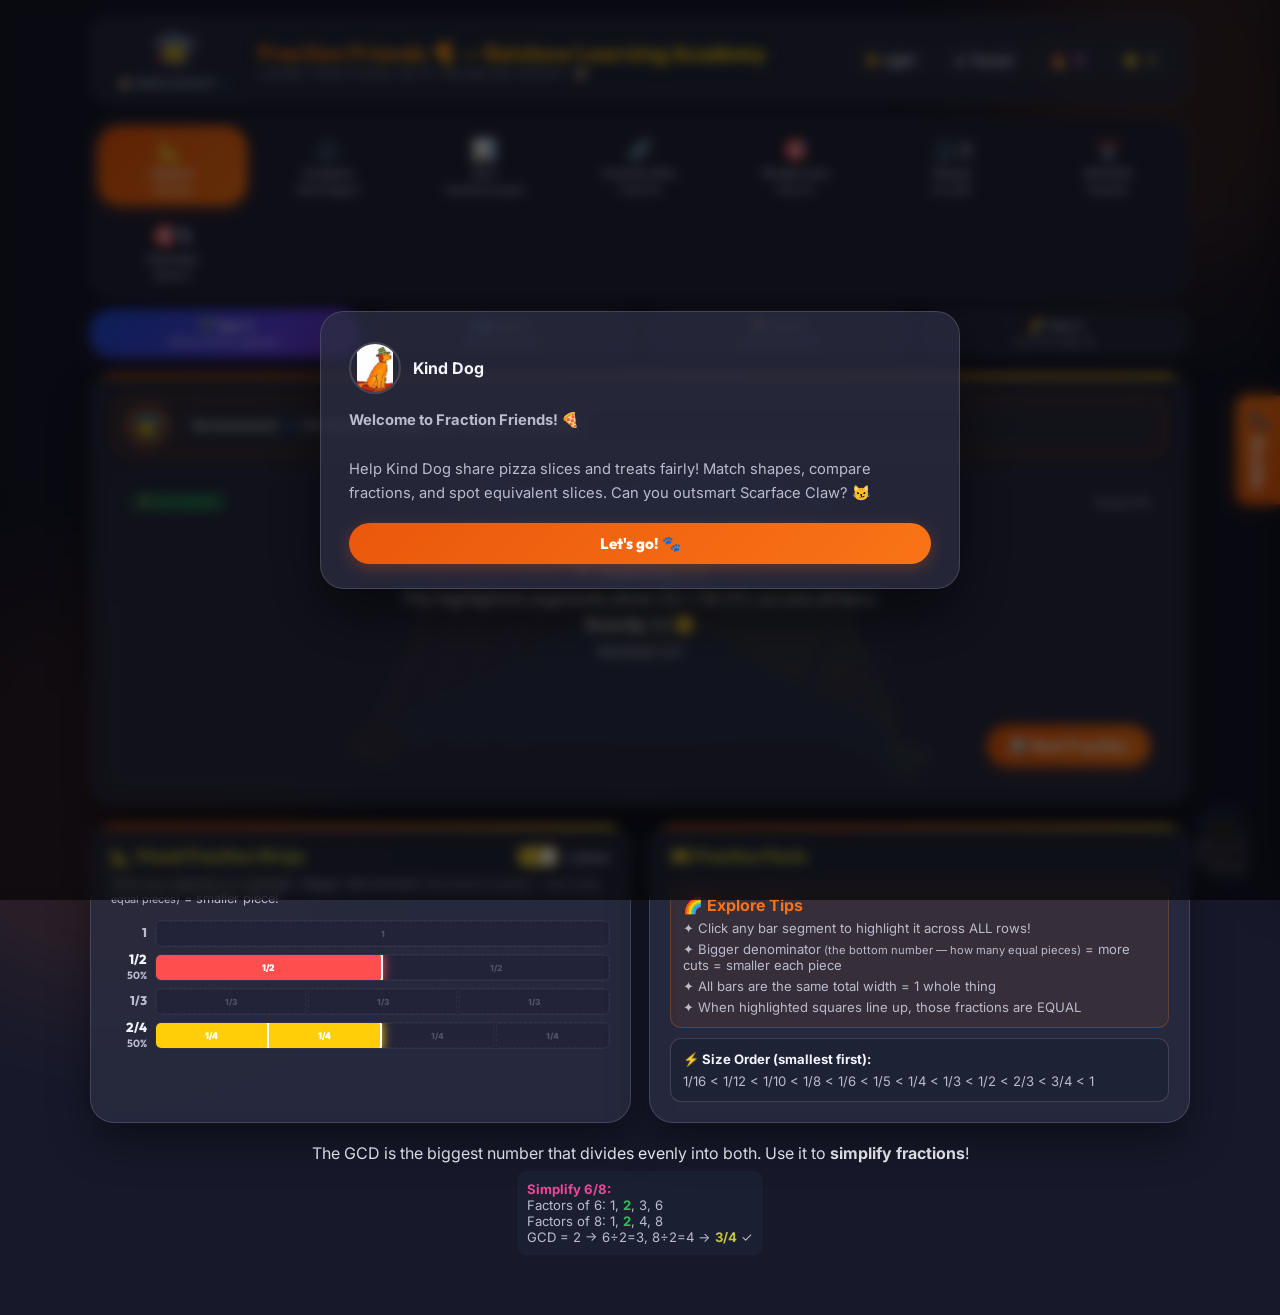
<file: fractions.html>
<!DOCTYPE html>
<!-- L1 AUDIT (2026-05-30): Champion/Master modes verified — no abstract fraction addition
     questions exist. All 7 modes (Explore, Compare, Sort, LCD, Number Line, Seesaw, Shrink It!) are
     visual part-whole comparisons. Difficulty only affects active denominator pool. -->
<html lang="en">
<head>
  <meta charset="UTF-8">
  <meta name="viewport" content="width=device-width, initial-scale=1.0">
  <title>Fraction Friends — Rainbow Learning Academy</title>
  <meta name="description" content="Compare, sort and explore fractions up to 1/16 with Rainbow Doggy! Visual fraction strips, number lines, and common denominators for Year 2–4.">
  <link rel="preconnect" href="https://fonts.googleapis.com">
  <link rel="preconnect" href="https://fonts.gstatic.com" crossorigin>
  <link href="https://fonts.googleapis.com/css2?family=Outfit:wght@400;600;800;900&family=Inter:wght@400;600;700&family=Share+Tech+Mono&display=swap" rel="stylesheet">
  <link rel="stylesheet" href="shared.css">
  <style>
    *,*::before,*::after { box-sizing:border-box; margin:0; padding:0; -webkit-tap-highlight-color:transparent; }
    body { background:var(--bg); color:var(--text1); min-height:100vh; font-family:'Inter',sans-serif; display:flex; flex-direction:column; align-items:center; overflow-x:hidden; padding:16px 10px 60px; }
    h1,h2,h3,h4 { font-family:'Outfit',sans-serif; font-weight:800; }

    /* ── AMBIENT BLOBS ── */
    .blob-a { width:360px; height:360px; background:rgba(249,115,22,.14); top:-80px; right:-80px; }
    .blob-b { width:420px; height:420px; background:rgba(234,88,12,.1); bottom:-100px; left:-100px; }
    body.theme-rainbow-doggy .blob-a { background:rgba(244,63,94,.18); }
    body.theme-rainbow-doggy .blob-b { background:rgba(250,204,21,.1); }

    /* Override background gradient specifically for the warm orange/yellow/red fractions page */
    body.theme-rainbow-doggy {
      --bg: linear-gradient(135deg, #120204 0%, #30060b 45%, #3d1b05 75%, #050b1e 100%);
      --border: rgba(249, 115, 22, 0.25);
    }

    /* ── HEADER ── */
    header {
      position:relative; z-index:2;
      width:100%; max-width:1100px;
      display:flex; justify-content:space-between; align-items:center;
      padding:10px 18px; margin-bottom:14px;
      background:var(--card); backdrop-filter:blur(5px);
      border-radius:20px; border:1px solid var(--border);
      flex-wrap:wrap; gap:10px;
    }
    .logo-row { display:flex; align-items:center; gap:10px; }
    .home-btn {
      background:var(--card); border:1px solid var(--border);
      color:var(--text2); padding:7px 14px; border-radius:14px;
      cursor:pointer; font-size:.82rem; font-weight:700;
      font-family:'Outfit',sans-serif; text-decoration:none;
      display:flex; align-items:center; gap:5px; transition:all .22s cubic-bezier(.175,.885,.32,1.275);
    }
    .home-btn:hover { color:var(--text1); border-color:var(--accent); }
    .logo-img { width:38px; height:38px; object-fit:contain; filter:drop-shadow(0 0 8px var(--accent)); animation:pulse-glow 2.2s ease-in-out infinite; }
    .logo-text h1 { font-size:1.35rem; background:linear-gradient(to right,#f97316,#facc15); -webkit-background-clip:text; -webkit-text-fill-color:transparent; filter: var(--logo-glow); }
    .logo-text p { font-size:.72rem; color:var(--text2); text-transform:uppercase; letter-spacing:2px; }
    .stats-bar { display:flex; align-items:center; gap:8px; flex-wrap:wrap; }
    .stat-badge { background:var(--card); border:1px solid var(--border); padding:7px 14px; border-radius:20px; display:flex; align-items:center; gap:7px; font-weight:700; font-family:'Outfit',sans-serif; font-size:.88rem; }
    .stat-badge.stars { color:var(--accent2); }
    .stat-badge.streak { color:var(--pink); }
    .tool-btn { background:var(--card); border:1px solid var(--border); color:var(--text1); padding:7px 14px; border-radius:22px; cursor:pointer; font-size:.83rem; font-weight:700; font-family:'Outfit',sans-serif; display:flex; align-items:center; gap:5px; transition:all .22s cubic-bezier(.175,.885,.32,1.275); }
    .tool-btn:hover { background:rgba(47,55,69,.9); border-color:var(--accent); transform:scale(1.05); }

    /* ── MODE TABS ── */
    .mode-selector {
      position:relative; z-index:2;
      width:100%; max-width:1100px;
      display:grid; grid-template-columns:repeat(7,1fr);
      gap:7px; margin-bottom:10px;
      background:var(--surface-inset); backdrop-filter:blur(5px);
      border-radius:28px; border:1px solid var(--border); padding:7px;
    }
    .mode-btn {
      background:transparent; border:1px solid transparent;
      color:var(--text2); padding:9px 6px; border-radius:22px;
      cursor:pointer; font-family:'Outfit',sans-serif; font-weight:700;
      font-size:.72rem; text-align:center;
      display:flex; flex-direction:column; align-items:center; gap:3px;
      transition:all .22s ease;
    }
    .mode-btn span { font-size:1.3rem; }
    .mode-btn:hover:not(.active) { background:var(--card); color:var(--text1); }
    .mode-btn.active { background:linear-gradient(135deg,#ea580c,#f97316); color:white; border-color:transparent; box-shadow:0 4px 14px rgba(234,88,12,.42); }

    /* ── DIFFICULTY TABS ── */
    .diff-selector {
      position:relative; z-index:2;
      width:100%; max-width:1100px;
      display:grid; grid-template-columns:repeat(4,1fr);
      gap:7px; margin-bottom:16px;
    }
    .diff-btn { background:var(--card); border:1px solid var(--border); color:var(--text2); padding:8px 10px; border-radius:22px; cursor:pointer; font-family:'Outfit',sans-serif; font-weight:700; font-size:.78rem; transition:all .2s; text-align:center; }
    .diff-btn small { display:block; font-size:.65rem; font-weight:600; opacity:.7; margin-top:2px; }
    .diff-btn:hover:not(.active) { background:var(--surface-inset); color:var(--text1); }
    .diff-btn.active { background:linear-gradient(135deg,#1d4ed8,#7c3aed); color:white; border-color:transparent; box-shadow:0 4px 12px rgba(124,58,237,.32); }

    /* ── MAIN GRID ── */
    .main-grid {
      position:relative; z-index:1;
      width:100%; max-width:1100px;
      display:grid; grid-template-columns:1fr 1fr;
      gap:18px; margin-bottom:20px;
    }
    .span2 { grid-column:1/span 2; }

    @media(max-width:900px) {
      .main-grid { grid-template-columns:1fr; }
      .span2 { grid-column:1; }
      .mode-selector {
        display: flex;
        flex-wrap: wrap;
        justify-content: center;
        border-radius: 24px;
        padding: 6px;
      }
      .mode-btn {
        flex: 1 1 calc(25% - 8px);
        min-width: 95px;
        padding: 8px 4px;
        font-size: 0.68rem;
      }
      .diff-selector { grid-template-columns:repeat(2,1fr); }
    }
    @media(max-width:500px) {
      .mode-btn {
        flex: 1 1 calc(33.333% - 6px);
        min-width: 75px;
      }
    }

    /* ── PANEL ── */
    .panel {
      background: var(--card);
      backdrop-filter:blur(5px);
      border-radius:24px; border:1px solid var(--border);
      padding:20px; box-shadow:0 20px 40px rgba(0,0,0,.4);
      display:flex; flex-direction:column; gap:14px;
      position:relative; overflow:hidden;
      transition:transform .3s ease;
    }
    .panel::before { content:''; position:absolute; top:0; left:0; width:100%; height:4px; background:linear-gradient(to right,#ea580c,#f97316,#facc15); }

    /* ── MASCOT HUD ── */
    .mascot-hud { display:flex; align-items:center; gap:12px; background:rgba(249,115,22,.07); border:1px dashed #f97316; padding:10px 14px; border-radius:18px; }
    .mascot-hud img { width:42px; height:42px; border-radius:50%; object-fit:contain; border:2px solid #f97316; background:rgba(255,255,255,.08); }
    .mascot-speech { background: var(--card); border:1px solid var(--border); padding:8px 12px; border-radius:14px; font-size:.84rem; font-weight:600; line-height:1.45; flex-grow:1; position:relative; }
    .mascot-speech::before { content:''; position:absolute; left:-6px; top:50%; transform:translateY(-50%) rotate(45deg); width:10px; height:10px; background: var(--card); border-left:1px solid var(--border); border-bottom:1px solid var(--border); }

    /* ── CHALLENGE CARD ── */
    .challenge-card { background: var(--card); border:1px solid var(--border); padding:18px; border-radius:18px; display:flex; flex-direction:column; gap:12px; animation:fadeIn .4s ease; position:relative; overflow:hidden; }
    .challenge-card::before { content:''; position:absolute; inset:0; background:url('doggy-watermark.png') center/contain no-repeat; opacity:.06; mix-blend-mode:screen; pointer-events:none; z-index:0; }
    .challenge-card>* { position:relative; z-index:1; }
    .challenge-text { font-size:1.05rem; line-height:1.55; color:var(--text1); font-weight:600; text-align:center; }
    .feedback-msg { font-size:1rem; font-weight:800; text-align:center; min-height:26px; transition:all .3s; }

    .diff-badge { font-size:.68rem; text-transform:uppercase; padding:4px 8px; border-radius:6px; font-weight:800; letter-spacing:1px; }
    .diff-badge.beginner { background:rgba(34,197,94,.2); color:#22c55e; }
    .diff-badge.explorer { background:rgba(249,115,22,.2); color:#f97316; }
    .diff-badge.champion { background:rgba(239,68,68,.2); color:#ef4444; }
    .diff-badge.master   { background:rgba(168,85,247,.2); color:#a855f7; }

    .primary-btn { background:linear-gradient(135deg,#ea580c,#f97316,#facc15); background-size:200% auto; border:none; padding:11px 22px; font-weight:800; font-size:.95rem; font-family:'Outfit',sans-serif; border-radius:30px; color:white; cursor:pointer; box-shadow:0 4px 15px rgba(234,88,12,.32); transition:all .3s cubic-bezier(.175,.885,.32,1.275); display:flex; align-items:center; gap:8px; }
    .primary-btn:hover { transform:translateY(-2px) scale(1.03); background-position:right center; box-shadow:0 10px 25px rgba(234,88,12,.5); }

    .choices-grid { display:grid; grid-template-columns:1fr 1fr; gap:10px; }
    .choice-btn { background: var(--card); border:2px solid var(--border); padding:13px 16px; color:var(--text1); border-radius:30px; cursor:pointer; font-size:.95rem; font-weight:700; font-family:'Outfit',sans-serif; text-align:center; transition:all .2s cubic-bezier(.175,.885,.32,1.275); }
    .choice-btn:hover:not(:disabled) { background: var(--surface-inset); border-color:var(--accent); transform:translateY(-2px); box-shadow:0 4px 12px rgba(249,115,22,.15); }
    .choice-btn:disabled { cursor:not-allowed; opacity:.6; }
    .choice-btn.correct { background:rgba(34,197,94,.2)!important; border-color:#22c55e!important; color:#22c55e!important; box-shadow:0 0 14px rgba(34,197,94,.2); }
    .choice-btn.incorrect { background:rgba(239,68,68,.2)!important; border-color:#ef4444!important; color:#ef4444!important; }
    @media(max-width:500px) { .choices-grid { grid-template-columns:1fr; } }

    /* ══════════════════════════
       FRACTION STRIPS (Sandbox)
     ══════════════════════════ */
    .strip-wrap { display:flex; flex-direction:column; gap:5px; }
    .strip-row { display:flex; align-items:center; gap:8px; }
    .strip-lbl { font-family:'Outfit',sans-serif; font-weight:800; font-size:.78rem; color:var(--text2); width:36px; text-align:right; flex-shrink:0; line-height:1.2; }
    .strip-track { flex:1; height:27px; border-radius:6px; overflow:hidden; display:flex; gap:2px; background: var(--surface-inset); border:1px solid rgba(255,255,255,.06); cursor:pointer; }
    .strip-seg { flex:1; height:100%; display:flex; align-items:center; justify-content:center; font-size:.52rem; font-weight:800; border-radius:3px; transition:all .18s ease; user-select:none; }
    .strip-seg:hover { filter:brightness(1.4); transform:scaleY(1.06); }
    .strip-seg.hl { background:var(--seg-color) !important; color:#ffffff !important; font-weight:900; box-shadow:0 0 0 2px #ffffff, 0 0 10px 2px var(--seg-color); z-index:1; transform:scaleY(1.08); filter:brightness(1.15); }
    .strip-seg.dim { background:var(--surface-inset) !important; border:1.5px dashed var(--border) !important; color:var(--text2) !important; opacity:0.3 !important; background-image:none !important; box-shadow:none !important; transform:none !important; filter:none !important; }


    /* ══════════════════════════
       COMPARE MODE
     ══════════════════════════ */
    .compare-row { display:flex; align-items:center; gap:14px; justify-content:center; flex-wrap:wrap; padding:14px; background: var(--surface-inset); border-radius:14px; border:1px solid var(--border); }
    .cmp-block { flex:1; min-width:130px; display:flex; flex-direction:column; align-items:center; gap:8px; }
    .cmp-frac { font-family:'Outfit',sans-serif; font-weight:900; font-size:2.4rem; display:flex; flex-direction:column; align-items:center; line-height:1; }
    .cmp-frac .line { width:44px; height:3px; background:var(--text1); border-radius:2px; margin:4px 0; }
    .cmp-bar { width:100%; height:22px; background:repeating-linear-gradient(45deg,rgba(255,255,255,.04) 0px,rgba(255,255,255,.04) 3px,transparent 3px,transparent 8px); border-radius:7px; overflow:hidden; border:1px solid var(--border); }
    .cmp-fill { height:100%; border-radius:6px; transition:width .75s cubic-bezier(.175,.885,.32,1.275); display:flex; align-items:center; justify-content:flex-end; padding-right:6px; font-size:.62rem; font-weight:800; color:rgba(255,255,255,.9); }
    .cmp-vs { font-family:'Outfit',sans-serif; font-weight:900; font-size:1.7rem; color:var(--accent2); flex-shrink:0; }

    /* ══════════════════════════
       SORT MODE
     ══════════════════════════ */
    .sort-pool { display:flex; flex-wrap:wrap; gap:9px; justify-content:center; min-height:66px; padding:12px; background: var(--surface-inset); border-radius:14px; border:2px dashed var(--border); transition:border-color .2s; }
    .sort-pool.drag-over { border-color:var(--accent); background:rgba(249,115,22,.05); }
    .sort-zone { display:flex; flex-wrap:wrap; gap:9px; justify-content:center; align-items:center; padding:12px; background: var(--surface-inset); border-radius:14px; border:2px dashed rgba(34,197,94,.3); min-height:66px; transition:all .2s; }
    .sort-zone.drag-over { border-color:#22c55e; background:rgba(34,197,94,.05); }
    .sort-zone-hint { color:var(--text2); font-size:.82rem; }
    .frac-card { background: var(--card); border:2px solid var(--border); border-radius:20px; padding:11px 16px; cursor:grab; user-select:none; display:flex; flex-direction:column; align-items:center; gap:1px; transition:all .2s cubic-bezier(.175,.885,.32,1.275); min-width:60px; font-family:'Outfit',sans-serif; font-weight:800; }
    .frac-card:hover { border-color:var(--accent); transform:translateY(-3px) scale(1.09); box-shadow:0 8px 20px rgba(249,115,22,.22); }
    .frac-card.dragging { opacity: .75; transition: none !important; cursor: grabbing; z-index: 1000; }
    .frac-card .fc-n { font-size:1.35rem; color:var(--text1); line-height:1; border-bottom:3px solid var(--text2); width:100%; text-align:center; padding-bottom:3px; }
    .frac-card .fc-d { font-size:1.35rem; color:var(--text1); line-height:1; }
    .sort-arrow { text-align:center; font-size:.78rem; color:var(--text2); font-weight:700; }

    /* ══════════════════════════
       LCD MODE
     ══════════════════════════ */
    .lcd-box { display:flex; flex-direction:column; gap:12px; padding:14px; background: var(--surface-inset); border-radius:14px; border:1px solid var(--border); }
    .lcd-fracs { display:flex; align-items:center; justify-content:center; gap:22px; }
    .lcd-frac { display:flex; flex-direction:column; align-items:center; font-family:'Outfit',sans-serif; font-weight:900; font-size:2.2rem; line-height:1; }
    .lcd-frac .lline { width:50px; height:3px; background:var(--text1); border-radius:2px; margin:4px 0; }
    .lcd-hint { display:none; flex-direction:column; gap:9px; padding:12px; background: var(--surface-inset); border-radius:11px; border:1px solid var(--border); animation:fadeIn .4s ease; }
    .lcd-hint.show { display:flex; }
    .lcd-hint-title { font-size:.75rem; font-weight:800; text-transform:uppercase; letter-spacing:1px; color:var(--accent); }
    .mult-row { display:flex; gap:5px; flex-wrap:wrap; align-items:center; }
    .mult-chip { background: var(--card); border:1px solid var(--border); border-radius:7px; padding:3px 7px; font-size:.78rem; font-weight:700; font-family:'Outfit',sans-serif; transition:all .2s; }
    .mult-chip.match { background:rgba(34,197,94,.2); border-color:#22c55e; color:#22c55e; transform:scale(1.12); }

    /* ══════════════════════════
       NUMBER LINE MODE
     ══════════════════════════ */
    .nl-wrap { display:flex; flex-direction:column; gap:14px; padding:16px; background: var(--surface-inset); border-radius:14px; border:1px solid var(--border); }
    .nl-track { position:relative; height:68px; margin:8px 0; touch-action:none; }
    .nl-line { position:absolute; top:50%; left:20px; right:20px; height:5px; background:linear-gradient(to right,#c084fc,#f97316); border-radius:3px; transform:translateY(-50%); }
    .nl-tick { position:absolute; top:50%; transform:translate(-50%,-50%); display:flex; flex-direction:column; align-items:center; pointer-events:none; }
    .nl-tick-bar { width:2px; height:14px; background:rgba(255,255,255,.45); }
    .nl-tick-vline { position:absolute; top:0; width:2px; height:100%; background:rgba(255,255,255,.10); pointer-events:none; transform:translateX(-50%); }
    .nl-tick-lbl { font-size:.68rem; font-weight:800; font-family:'Outfit',sans-serif; color:var(--text2); margin-top:18px; white-space:nowrap; }
    .nl-dragger { position:absolute; top:50%; transform:translate(-50%,-50%); width:34px; height:34px; border-radius:50%; background:linear-gradient(135deg,#f97316,#ea580c); border:3px solid white; box-shadow:0 4px 12px rgba(234,88,12,.6); cursor:ew-resize; z-index:10; display:flex; align-items:center; justify-content:center; font-size:.6rem; font-weight:800; color:white; font-family:'Outfit',sans-serif; transition:box-shadow .2s; touch-action:none; user-select:none; -webkit-user-select:none; }
    .nl-dragger:hover { box-shadow:0 6px 20px rgba(234,88,12,.8); }
    .nl-correct-dot { position:absolute; top:50%; transform:translate(-50%,-50%); width:14px; height:14px; border-radius:50%; background:#22c55e; border:2px solid white; z-index:5; pointer-events:none; animation:pop-in .4s ease; display:none; }
    .nl-area { display:none; flex-direction:column; gap:7px; padding:11px; background: var(--surface-inset); border-radius:11px; border:1px solid var(--border); animation:fadeIn .4s ease; }
    .nl-area.show { display:flex; }
    .area-bar { height:28px; background: var(--surface-inset); border-radius:7px; overflow:hidden; display:flex; border:1px solid var(--border); }
    .area-fill { height:100%; border-radius:6px; transition:width .65s ease; display:flex; align-items:center; justify-content:flex-end; padding-right:7px; font-size:.68rem; font-weight:800; color:white; font-family:'Outfit',sans-serif; }

    /* ══════════════════════════
       STACK COMPARATOR MODE
     ══════════════════════════ */
    .stack-wrap { display:flex; flex-direction:column; gap:10px; padding:14px; background: var(--surface-inset); border-radius:14px; border:1px solid var(--border); }
    .stack-row { display:flex; align-items:center; gap:8px; }
    .stack-lbl { font-family:'Outfit',sans-serif; font-weight:800; font-size:.78rem; color:var(--text2); width:36px; text-align:right; flex-shrink:0; }
    .stack-track { flex:1; height:26px; background: var(--surface-inset); border-radius:6px; border:1px solid var(--border); overflow:hidden; position:relative; }
    .stack-fill { height:100%; border-radius:5px; display:flex; align-items:center; padding-left:6px; font-size:.62rem; font-weight:800; color:rgba(255,255,255,.9); font-family:'Outfit',sans-serif; transition:width .5s ease; }
    .stack-half-line { position:absolute; top:0; bottom:0; width:2px; background:rgba(250,204,21,.7); left:50%; transform:translateX(-50%); pointer-events:none; }
    .stack-marker { position:absolute; top:-4px; bottom:-4px; width:3px; background:#f43f5e; border-radius:2px; cursor:ew-resize; box-shadow:0 0 8px rgba(244,63,94,.8); z-index:5; touch-action:none; }
    .seesaw-wrap { display:flex; flex-direction:column; gap:12px; padding:14px; background: var(--surface-inset); border-radius:14px; border:1px solid var(--border); }
    .seesaw-frac { font-family:'Outfit',sans-serif; font-weight:900; font-size:2.2rem; text-align:center; color:var(--accent); }
    .seesaw-buckets { display:flex; gap:10px; justify-content:center; flex-wrap:wrap; }
    .seesaw-bucket { flex:1; min-width:90px; max-width:160px; padding:16px 10px; border-radius:14px; border:2px solid var(--border); background: var(--card); cursor:pointer; font-family:'Outfit',sans-serif; font-weight:800; font-size:.85rem; text-align:center; display:flex; flex-direction:column; align-items:center; gap:6px; transition:all .22s cubic-bezier(.175,.885,.32,1.275); color:var(--text2); }
    .seesaw-bucket:hover { transform:translateY(-4px) scale(1.04); border-color:var(--accent); color:var(--text1); }
    .seesaw-bucket.correct { border-color:#22c55e; background:rgba(34,197,94,.15); color:#22c55e; }
    .seesaw-bucket.wrong { border-color:#ef4444; background:rgba(239,68,68,.15); color:#ef4444; }
    .seesaw-reveal { display:none; }
    .seesaw-reveal.show { display:flex; flex-direction:column; gap:8px; animation:fadeIn .4s ease; }
    .seesaw-strip { height:22px; border-radius:5px; display:flex; align-items:center; padding-left:6px; font-size:.68rem; font-weight:800; color:rgba(255,255,255,.9); font-family:'Outfit',sans-serif; }

    /* ══════════════════════════
       GUIDE SECTION
     ══════════════════════════ */
    .guide-wrap { width:100%; max-width:1100px; position:relative; z-index:1; margin-bottom:30px; }
    .guide-wrap .panel::before { background:linear-gradient(to right,#7c3aed,#c084fc,#f97316); }
    .guide-grid { display:grid; grid-template-columns:1fr 1fr; gap:18px; }
    @media(max-width:680px) { .guide-grid { grid-template-columns:1fr; } }
    .guide-card { background: var(--card); border:1px solid var(--border); border-radius:15px; padding:16px; }
    .guide-card h4 { font-size:.9rem; margin-bottom:10px; display:flex; align-items:center; gap:6px; }
    .guide-card p, .guide-card li { font-size:.84rem; line-height:1.6; color:var(--text2); }
    .guide-card ul { list-style:none; display:flex; flex-direction:column; gap:6px; }
    .guide-card li { padding-left:18px; position:relative; }
    .guide-card li::before { content:'✦'; position:absolute; left:0; color:var(--accent); }

    /* Floating Guide Toggle Button & Drawer */
    #guideToggleBtn {
      position: fixed; right: 0; top: 50%; transform: translateY(-50%);
      z-index: 200;
      background: linear-gradient(135deg, #f97316, #ea580c);
      color: white; border: none; border-radius: 12px 0 0 12px;
      padding: 14px 10px; font-size: 1.1rem; cursor: pointer;
      writing-mode: vertical-rl; text-orientation: mixed;
      font-family: 'Outfit', sans-serif; font-weight: 800; letter-spacing: 1px;
      box-shadow: -3px 0 16px rgba(249, 115, 22, 0.4);
      transition: all 0.2s ease;
    }
    #guideToggleBtn:hover {
      padding-right: 14px;
      background: linear-gradient(135deg, #ea580c, #f97316);
    }
    #guideDrawer {
      position: fixed; right: -420px; top: 0; height: 100vh; width: min(420px, 92vw);
      z-index: 199; overflow-y: auto;
      background: var(--card); backdrop-filter: blur(6px);
      border-left: 1.5px solid var(--border);
      box-shadow: -8px 0 40px rgba(0, 0, 0, 0.25);
      padding: 20px 18px 40px; transition: right 0.35s cubic-bezier(0.175, 0.885, 0.32, 1.1);
    }
    #guideDrawer .guide-card {
      margin-bottom: 14px;
      background: var(--surface-inset);
      border: 1px solid var(--border);
      border-radius: 14px;
      padding: 14px;
    }

    /* ── CONFETTI ── */
    #confettiCanvas { position:fixed; inset:0; width:100%; height:100%; pointer-events:none; z-index:999; }

    /* ── ANIMATIONS ── */
    @keyframes pop-in { 0% { transform:translate(-50%,-50%) scale(.3); opacity:0; } 80% { transform:translate(-50%,-50%) scale(1.15); } 100% { transform:translate(-50%,-50%) scale(1); opacity:1; } }

    /* Toggle */
    .toggle-row { display:flex; align-items:center; gap:9px; font-size:.82rem; font-weight:700; color:var(--text2); cursor:pointer; user-select:none; }
    .tgl { position:relative; width:42px; height:21px; background:#334155; border-radius:11px; transition:background .2s; }
    .tgl::after { content:''; position:absolute; top:2px; left:2px; width:17px; height:17px; background:white; border-radius:50%; transition:transform .2s; box-shadow:0 1px 3px rgba(0,0,0,.2); }
    input[type=checkbox] { display:none; }
    input[type=checkbox]:checked + .tgl { background:var(--accent); }
    input[type=checkbox]:checked + .tgl::after { transform:translateX(21px); }

    @media(max-width:600px) {
      body { padding:10px 6px 50px; }
      header { flex-direction:column; gap:8px; padding:10px; border-radius:16px; }
      .stats-bar { width:100%; justify-content:space-around; }
      .mode-selector { grid-template-columns:repeat(3,1fr); gap:4px; padding:4px; }
      .mode-btn { font-size:.62rem; padding:7px 3px; }
      .mode-btn span { font-size:1.1rem; }
      .diff-selector { grid-template-columns:repeat(2,1fr); }
    }

    /* ── Character Inline Avatar Pop-up Hover Styles ── */
    .char-inline-span {
        white-space: nowrap;
        display: inline-flex;
        align-items: center;
        gap: 4px;
        vertical-align: middle;
    }

    .char-inline-img {
        width: 20px;
        height: 20px;
        border-radius: 50%;
        object-fit: cover;
        border: 1.5px solid rgba(255, 255, 255, 0.25);
        background: #fff;
        display: inline-block;
        vertical-align: middle;
        margin: 0 2px;
        transition: transform 0.25s cubic-bezier(0.175, 0.885, 0.32, 1.275), box-shadow 0.25s, border-color 0.25s;
        cursor: pointer;
        position: relative;
        z-index: 1;
    }

    .char-inline-span:hover .char-inline-img {
        transform: scale(1.2) translateY(-1px);
        box-shadow: 0 2px 6px rgba(0, 0, 0, 0.3);
        border-color: var(--accent);
    }

    /* Mascot Center Card Hover Pop-up */
    .mascot-center-card {
        position: fixed;
        top: 50%; left: 50%;
        transform: translate(-50%, -50%) scale(0.6);
        opacity: 0;
        pointer-events: none;
        z-index: 1500;
        background: radial-gradient(circle at top left, rgba(35, 15, 5, 0.98), rgba(20, 8, 2, 0.99));
        border: 2px solid rgba(249, 115, 22, 0.35);
        box-shadow: 0 30px 60px rgba(0,0,0,0.8), 0 0 40px rgba(249, 115, 22, 0.35);
        border-radius: 32px;
        padding: 34px;
        width: min(380px, 90vw);
        text-align: center;
        transition: all 0.3s cubic-bezier(0.175, 0.885, 0.32, 1.275);
    }
    .mascot-center-card.show {
        transform: translate(-50%, -50%) scale(1);
        opacity: 1;
    }
    .mcc-avatar {
        width: 200px; height: 200px;
        border-radius: 24px;
        object-fit: contain;
        padding: 12px;
        border: 2px solid rgba(249, 115, 22, 0.4);
        background: rgba(20, 10, 35, 0.88);
        box-shadow: 0 15px 35px rgba(0,0,0,0.6), 
                    inset 0 0 24px rgba(249, 115, 22, 0.25);
        margin: 0 auto 20px;
        display: block;
        animation: mcc-float 3s ease-in-out infinite;
    }
    .mcc-name {
        font-family: 'Outfit', sans-serif;
        font-size: 1.5rem;
        font-weight: 900;
        color: white;
        margin-bottom: 10px;
        background: linear-gradient(to right, #f97316, #facc15);
        -webkit-background-clip: text; -webkit-text-fill-color: transparent;
        filter: var(--logo-glow);
    }
    .mcc-quote {
        font-size: 0.95rem;
        line-height: 1.6;
        color: #cbd5e1;
        font-style: italic;
    }
    @keyframes mcc-float {
        0%, 100% { transform: translateY(0px); }
        50% { transform: translateY(-8px); }
    }

  </style>
</head>
<body>
  <div class="blob blob-a"></div>
  <div class="blob blob-b"></div>
  <canvas id="confettiCanvas"></canvas>

  <!-- Answer result modal -->
  <div id="answerModal" style="display:none;position:fixed;inset:0;background:var(--modal-overlay);backdrop-filter:blur(5px);z-index:1100;align-items:center;justify-content:center;padding:20px;">
    <div style="background:var(--card);border:1px solid var(--border);max-width:640px;width:100%;border-radius:28px;padding:28px 24px;box-shadow:0 25px 50px rgba(0,0,0,.5);animation:fadeIn .3s ease;text-align:center;">
      <div id="answerModalIcon" style="font-size:2.4rem;margin-bottom:8px;"></div>
      <div id="answerModalBody" style="font-size:.95rem;line-height:1.6;color:var(--text2);text-align:left;"></div>
      <button id="answerModalNext" onclick="dismissAnswerModal()" style="margin-top:18px;width:100%;padding:14px;border-radius:16px;border:none;background:linear-gradient(135deg,var(--accent),var(--accent2));color:#fff;font-family:'Outfit',sans-serif;font-weight:800;font-size:1.1rem;cursor:pointer;box-shadow:0 4px 15px rgba(0,0,0,.3);">🎲 Next!</button>
    </div>
  </div>

  <!-- ── HEADER ── -->
  <header>
    <div class="logo-row" style="gap:16px;">
      <a href="index.html" class="home-avatar-btn" style="text-decoration:none;display:flex;flex-direction:column;align-items:center;gap:3px;cursor:pointer;">
        <img id="logoMascotImg" src="head.png" class="logo-img" style="width: 44px; height: 44px; object-fit: contain; filter: drop-shadow(0 0 6px var(--accent-purple)); opacity:0.95; transition: transform 0.25s cubic-bezier(0.175, 0.885, 0.32, 1.275); margin: 0;" alt="Mascot Mascot">
        <span style="font-size:0.65rem;font-weight:800;color:var(--text2);font-family:'Outfit',sans-serif;text-transform:uppercase;letter-spacing:0.3px;background:rgba(30,41,59,0.6);border:1px solid var(--border);padding:2px 8px;border-radius:8px;transition:all 0.2s;white-space:nowrap;">🏠 Home avavav! 🐾</span>
      </a>
      <div class="logo-text">
        <h1>Fraction Friends 🍕 — Rainbow Learning Academy</h1>
        <p>Learn fractions with Rainbow Doggy 🐶</p>
      </div>
    </div>
    <div class="stats-bar">
      <button id="themeToggleBtn" class="tool-btn" onclick="toggleTheme()">☀️ Light</button>
      <button class="tool-btn" id="muteBtn" onclick="toggleMute()">🔊 Sound On</button>
      <div class="stat-badge streak">🔥 <span id="streakCount">0</span></div>
      <div class="stat-badge stars">⭐ <span id="starsCount">0</span></div>
    </div>
  </header>

  <!-- ── MODE TABS ── -->
  <div class="mode-selector">
    <button class="mode-btn active" id="mBtn0" onclick="selectMode(0)"><span>📐</span>Explore<small>Tutorial</small></button>
    <button class="mode-btn nav-pulse" id="mBtn1" onclick="selectMode(1)"><span>⚖️</span>Compare<small>Which bigger?</small></button>
    <button class="mode-btn nav-pulse" id="mBtn2" onclick="selectMode(2)"><span>📊</span>Sort<small>Smallest→Largest</small></button>
    <button class="mode-btn nav-pulse" id="mBtn3" onclick="selectMode(3)"><span>🔗</span>Common Den.<small>Find LCD</small></button>
    <button class="mode-btn nav-pulse" id="mBtn4" onclick="selectMode(4)"><span>🎯</span>Number Line<small>Place it!</small></button>
    <button class="mode-btn nav-pulse" id="mBtn5" onclick="selectMode(5)"><span>⚖️½</span>Seesaw<small>Vs a half!</small></button>
    <button class="mode-btn nav-pulse" id="mBtn6" onclick="selectMode(6)"><span>✂️</span>Shrink It!<small>Simplify!</small></button>
    <button class="mode-btn nav-pulse" id="mBtn7" onclick="selectMode(7)"><span>🎯%</span>Decimals<small>Match %</small></button>
  </div>

  <!-- ── DIFFICULTY ── -->
  <div class="diff-selector">
    <button class="diff-btn active" id="dBtn0" onclick="selectDiff(0)">🌱 Year 3<small>halves, thirds, quarters</small></button>
    <button class="diff-btn nav-pulse" id="dBtn1" onclick="selectDiff(1)">🗺️ Year 4<small>all /2 through /8</small></button>
    <button class="diff-btn nav-pulse" id="dBtn2" onclick="selectDiff(2)">🏆 Year 5<small>all /2 through /12</small></button>
    <button class="diff-btn nav-pulse" id="dBtn3" onclick="selectDiff(3)">🌈 Year 6<small>all /2 through /16</small></button>
  </div>

  <!-- ── PJ INTRO ── -->
  <div id="pjIntro" class="pj-intro-container" style="display:none;">
    <div style="
      background: var(--card); backdrop-filter:blur(5px);
      border:1.5px solid rgba(192,132,252,.4); border-radius:14px;
      padding:8px 13px; font-family:'Outfit',sans-serif; font-weight:800;
      font-size:.78rem; color: var(--text1); text-align:center; max-width:130px;
      position:relative; line-height:1.4;
      box-shadow: var(--shadow);
    ">
      Avvavavava! 🐾 Pick a mode to start!
      <div style="position:absolute;bottom:-8px;left:50%;transform:translateX(-50%) rotate(45deg);width:12px;height:12px;background: var(--card);border-right:1.5px solid rgba(192,132,252,.4);border-bottom:1.5px solid rgba(192,132,252,.4);"></div>
    </div>
    <img src="rainbow-pj.png" style="width:80px;height:80px;object-fit:contain;filter:drop-shadow(0 0 18px rgba(192,132,252,.7));cursor:pointer;" onclick="dismissPjIntro()" alt="Rainbow PJ">
  </div>
  <style>
    .pj-intro-container {
      position: fixed;
      left: calc(50% - 640px);
      top: 220px;
      z-index: 200;
      display: flex;
      flex-direction: column;
      align-items: center;
      gap: 6px;
      animation: pjIntroFloat 2.2s ease-in-out infinite alternate;
    }
    @media (max-width: 1350px) {
      .pj-intro-container {
        left: 20px;
        top: 220px;
      }
    }
    @media (max-width: 768px) {
      .pj-intro-container {
        left: 14px;
        top: 60%;
      }
    }
    @keyframes pjIntroFloat {
      0% { transform: translateY(0) rotate(-3deg); }
      100% { transform: translateY(-12px) rotate(3deg); }
    }
  </style>

  <!-- ── MAIN GRID ── -->
  <div class="main-grid">

    <!-- Quest panel (top full-width) -->
    <div class="panel span2" id="questPanel">
      <div class="mascot-hud">
        <img src="head.png" id="mascotImg" alt="Rainbow Doggy">
        <div class="mascot-speech"><span id="mascotText">Avvavavava! 🐾 I'm Rainbow Doggy! Let's explore fractions!</span></div>
      </div>
      <div class="challenge-card">
        <div style="display:flex;justify-content:space-between;align-items:center;">
          <span class="diff-badge beginner" id="diffBadge">🌱 BEGINNER</span>
          <span style="font-size:.78rem;color:var(--text2);" id="questNum">Quest #1</span>
        </div>
        <div class="challenge-text" id="challengeText">Welcome to Rainbow's Fraction Fun! 🍕 Choose a mode above and click the button to begin your fraction adventure with Rainbow Doggy!</div>
        <div id="modeContent"></div>
        <div class="feedback-msg" id="feedbackMsg"></div>
        <div style="display:flex;gap:9px;justify-content:flex-end;align-items:center;flex-wrap:wrap;">
          <button class="tool-btn" id="hintBtn" onclick="showHint()" style="display:none;border-color:var(--accent);color:var(--accent);background:rgba(249,115,22,.1);">💡 Hint</button>
          <button class="primary-btn" onclick="generateChallenge()" id="loadBtn">🎲 Start</button>
        </div>
      </div>
    </div>

    <!-- Sandbox: fraction strip bars -->
    <div class="panel" id="sandboxPanel">
      <div style="display:flex;justify-content:space-between;align-items:center;flex-wrap:wrap;gap:8px;">
        <h2 id="sandboxTitle" style="font-size:1.05rem;">📐 Visual Fraction Strips</h2>
        <label class="toggle-row">
          <input type="checkbox" id="lblToggle" checked onchange="renderStrips()">
          <div class="tgl"></div>
          <span>Labels</span>
        </label>
      </div>
      <p style="color:var(--text2);font-size:.8rem;margin-top:-6px;">Click any segment to highlight. Bigger denominator<span style="color:var(--text2);font-size:.85em;"> (the bottom number — how many equal pieces)</span> = smaller piece!</p>
      <div id="stripsContainer" class="strip-wrap"></div>
    </div>

    <!-- Reference: fraction facts -->
    <div class="panel" id="refPanel">
      <h2 style="font-size:1.05rem;">📖 Fraction Facts</h2>
      <div id="refContent"></div>
    </div>
  </div>

          <p style="margin-bottom:8px;">The GCD is the biggest number that divides evenly into both. Use it to <strong style="color:var(--text1);">simplify fractions</strong>!</p>
          <div style="background:rgba(30,41,59,.5);border-radius:9px;padding:10px;font-size:.82rem;color:var(--text2);">
            <strong style="color:#ec4899;">Simplify 6/8:</strong><br>
            Factors of 6: 1, <strong style="color:#22c55e;">2</strong>, 3, 6<br>
            Factors of 8: 1, <strong style="color:#22c55e;">2</strong>, 4, 8<br>
            GCD = 2 → 6÷2=3, 8÷2=4 → <strong style="color:var(--accent2);">3/4</strong> ✓
          </div>
        </div>
      </div>
    </div>
  </div>

  <script src="shared.js"></script>
  <script>
  // ╔═══════════════════════════════════════════╗
  //   FRACTION EXPLORER ACADEMY — JAVASCRIPT
  // ╚═══════════════════════════════════════════╝

  // ── BARK SOUNDS ──
  // BARK_FILES is already declared globally in shared.js
  function playBark() {
    if (st.muted) return;
    const src = BARK_FILES[Math.floor(Math.random() * BARK_FILES.length)];
    const a = new Audio(src);
    a.volume = 0.55;
    a.playbackRate = 0.9 + Math.random() * 0.2;
    a.play().catch(() => {});
  }

  // ── AVA SOUNDS — shuffled cycle, play every 5–10 interactions ──
  const AVA_FILES_RAW = ['ava.mp3','ava2.mp3','ava3.mp3','ava4.mp3','ava5.mp3','ava6.mp3','ava66.mp3','avav5.mp3'];
  function shuffleArr(a) { for (let i=a.length-1;i>0;i--){const j=Math.floor(Math.random()*(i+1));[a[i],a[j]]=[a[j],a[i]];}return a; }
  let avaDeck = shuffleArr([...AVA_FILES_RAW]);
  let avaPos = 0;
  let interactionCount = 0;
  let nextAvaAt = 5 + Math.floor(Math.random() * 6);
  function playNextAva(vol) {
    if (st.muted) return;
    if (avaPos >= avaDeck.length) { avaDeck = shuffleArr([...AVA_FILES_RAW]); avaPos = 0; }
    const a = new Audio(avaDeck[avaPos++]);
    a.volume = vol || 0.7;
    a.playbackRate = 0.9 + Math.random() * 0.2;
    a.play().catch(() => {}); // let it finish naturally
  }
  function tickInteraction() {
    interactionCount++;
    if (interactionCount >= nextAvaAt) {
      interactionCount = 0;
      nextAvaAt = 5 + Math.floor(Math.random() * 6);
      playNextAva(0.7);
    }
  }
  let idleAvaTimer = null;

  // ── BACKGROUND MUSIC ──

  let audioCtx = null;
  function playSound(type) {
    if (st.muted) return;
    try {
      if (!audioCtx) audioCtx = new (window.AudioContext || window.webkitAudioContext)();
      const now = audioCtx.currentTime;
      function note(freq, start, dur, vol=0.25) {
        const o = audioCtx.createOscillator(), g = audioCtx.createGain();
        o.connect(g); g.connect(audioCtx.destination);
        o.type = 'sine'; o.frequency.value = freq;
        g.gain.setValueAtTime(vol, now+start);
        g.gain.exponentialRampToValueAtTime(0.001, now+start+dur);
        o.start(now+start); o.stop(now+start+dur+0.05);
      }
      if (type==='correct')   { note(523,0,.12); note(659,.1,.12); note(784,.2,.2); }
      else if (type==='wrong'){ const o=audioCtx.createOscillator(),g=audioCtx.createGain(); o.connect(g);g.connect(audioCtx.destination); o.type='sawtooth'; o.frequency.value=220; g.gain.setValueAtTime(.15,now); g.gain.exponentialRampToValueAtTime(.001,now+.3); o.start(now); o.stop(now+.35); }
      else if (type==='levelup'){ [523,659,784,1047].forEach((f,i)=>note(f,i*.12,.18,.22)); }
      else if (type==='click') { note(700,0,.08,.1); }
    } catch(e) {}
  }

  // ─── SAFE STORAGE HELPERS ───
  function safeInt(key, fallback) {
    const v = parseInt(localStorage.getItem(key), 10);
    return isNaN(v) ? fallback : v;
  }

  // ─── FAIR SHUFFLE (Fisher-Yates) ───
  function shuffle(arr) {
    const a = [...arr];
    for (let i = a.length - 1; i > 0; i--) {
      const j = Math.floor(Math.random() * (i + 1));
      [a[i], a[j]] = [a[j], a[i]];
    }
    return a;
  }

  // ─── STATE ───
  const st = {
    stars:  safeInt('time_stars', 0),
    streak: safeInt('time_streak', 0),
    mode: 0, diff: 0,
    muted: localStorage.getItem('rla_muted')==='true',
    quest: 1,
    usedHelp: false,     // true if hint/reveal used this question
    q: null,
    sortFracs: [],
    sortCorrect: [],
    lcdQ: null,
    nlFrac: null, nlPct: 50, nlTarget: 50, nlTol: 12,
    seesawFrac: null, seesawBucket: null,
    hlSegs: new Set()
  };

  // ─── FRACTION POOLS ───
  // All proper fractions for each denominator tier — every n/d that appears on the strips.
  function _allFracs(maxDen) {
    const out = [];
    for (let d = 2; d <= maxDen; d++) {
      for (let n = 1; n < d; n++) out.push([n, d]);
    }
    return out;
  }
  const POOLS = [
    _allFracs(4),   // Beginner: /2, /3, /4
    _allFracs(8),   // Explorer: /2–/8
    _allFracs(12),  // Champion: /2–/12
    _allFracs(16),  // Master:   /2–/16
  ];
  const DEN_COLORS = {1:'#e2e8f0',2:'#ef4444',3:'#f97316',4:'#eab308',5:'#22c55e',6:'#14b8a6',7:'#3b82f6',8:'#6366f1',9:'#a855f7',10:'#ec4899',11:'#f43f5e',12:'#84cc16',13:'#06b6d4',14:'#0ea5e9',15:'#8b5cf6',16:'#c084fc'};
  const STRIP_DENS = [1,2,3,4,5,6,7,8,9,10,11,12,13,14,15,16];

  function pool() { return POOLS[st.diff]; }
  function fv(f) { return f[0]/f[1]; }
  function fs(f) { return `${f[0]}/${f[1]}`; }
  function denColor(d) { return DEN_COLORS[d] || '#64748b'; }
  function gcd(a,b) { return b===0?a:gcd(b,a%b); }
  function lcm(a,b) { return (a*b)/gcd(a,b); }

  function randFrac(excludeVal=null) {
    const p = excludeVal!==null ? pool().filter(f=>Math.abs(fv(f)-excludeVal)>.001) : pool();
    return p[Math.floor(Math.random()*p.length)];
  }
  function pickDistinct(n) {
    const shuffled = shuffle(pool());
    const out = [];
    for (const f of shuffled) {
      if (out.length>=n) break;
      if (!out.some(r=>Math.abs(fv(r)-fv(f))<.001)) out.push(f);
    }
    return out;
  }

  // ─── UI HELPERS ───
  function setFeedback(html, color='') {
    const el = document.getElementById('feedbackMsg');
    el.innerHTML = html; el.style.color = color;
  }
  function clearFeedback() { setFeedback(''); }
  function updateScores() {
    document.getElementById('starsCount').textContent  = st.stars;
    document.getElementById('streakCount').textContent = st.streak;
  }
  function saveState() {
    localStorage.setItem('time_stars',  st.stars);
    localStorage.setItem('time_streak', st.streak);
  }
  function bumpCorrect() {
    st.stars++;
    tickInteraction();
    if (!st.usedHelp) st.streak++;
    saveState(); updateScores();
    playSound('correct'); triggerConfetti();
    if (typeof rpjSuccess === 'function') rpjSuccess();
    const fbEl = document.getElementById('feedbackMsg');
    const summary = fbEl ? fbEl.innerHTML : '';
    clearFeedback();
    showAnswerModal(true, summary, st.usedHelp);
  }
  function bumpWrong() {
    st.streak=0; saveState(); updateScores();
    playSound('wrong');
    const fbEl = document.getElementById('feedbackMsg');
    const summary = fbEl ? fbEl.innerHTML : '';
    clearFeedback();
    showAnswerModal(false, summary, false);
  }

  function showAnswerModal(isCorrect, summaryHtml, helpUsed) {
    const modal = document.getElementById('answerModal');
    const icon  = document.getElementById('answerModalIcon');
    const body  = document.getElementById('answerModalBody');
    const nextBtn = document.getElementById('answerModalNext');
    const helpTag = helpUsed ? ' <span style="font-size:.72rem;background:rgba(249,115,22,.15);border:1px solid rgba(249,115,22,.3);border-radius:8px;padding:2px 7px;color:#f97316;margin-left:4px;">💡 helped</span>' : '';
    if (isCorrect) {
      icon.textContent = '🎉';
      body.innerHTML = '<div style="color:#c084fc;font-weight:800;font-size:1rem;margin-bottom:8px;">Avavava! Well done! 🐾' + helpTag + '</div>' + (summaryHtml || '');
      nextBtn.textContent = '🎲 Next!';
      nextBtn.onclick = dismissAnswerModal;
    } else {
      icon.textContent = '🐾';
      body.innerHTML = '<div style="color:#f97316;font-weight:800;font-size:1rem;margin-bottom:8px;">Aw aw! Not quite 🐾' + helpTag + '</div>' + (summaryHtml || '');
      nextBtn.textContent = '🎲 Next!';
      nextBtn.onclick = dismissAnswerModal;
    }
    modal.style.display = 'flex';
    document.addEventListener('keydown', _fracModalEsc);
  }

  function dismissAnswerModal() {
    document.getElementById('answerModal').style.display = 'none';
    document.removeEventListener('keydown', _fracModalEsc);
    generateChallenge();
  }

  function _fracModalEsc(e) { if (e.key === 'Escape') dismissAnswerModal(); }

  // Show PJ intro only on first visit this session
  (function() {
    if (!sessionStorage.getItem('frac_visited')) {
      sessionStorage.setItem('frac_visited', '1');
      const el = document.getElementById('pjIntro');
      if (el) el.style.display = 'flex';
    }
  })();

  function dismissPjIntro() {
    const el = document.getElementById('pjIntro');
    if (!el || el._dismissing) return;
    el._dismissing = true;

    // Capture the current position of the floating element in viewport space
    const rect = el.getBoundingClientRect();

    // Lock it to its current rendered screen position using fixed positioning
    el.style.position = 'fixed';
    el.style.left = rect.left + 'px';
    el.style.top = rect.top + 'px';
    el.style.width = rect.width + 'px';
    el.style.height = rect.height + 'px';
    el.style.right = 'auto';
    el.style.bottom = 'auto';
    el.style.margin = '0';
    
    // Stop keyframe animation and reset transform so transition handles it cleanly
    el.style.animation = 'none';
    el.style.transform = 'none';

    // Force a DOM reflow
    el.offsetHeight;

    // Calculate translation to the bottom-left corner (with an 18px padding from viewport edge)
    const destX = 18 - rect.left;
    const destY = window.innerHeight - 18 - rect.height - rect.top;

    // Apply a gorgeous, slow, cubic-bezier transition (1.6 seconds for majestic floating effect)
    el.style.transition = 'transform 1.6s cubic-bezier(0.25, 1, 0.5, 1), opacity 1.4s ease-out';
    el.style.transformOrigin = 'center center';
    el.style.transform = `translate(${destX}px, ${destY}px) scale(0.12) rotate(-540deg)`;
    el.style.opacity = '0';

    // Remove the element from the DOM after transition completes
    setTimeout(() => el.remove(), 1650);
  }

  // ─── MODE & DIFFICULTY ───
  function selectMode(m) {
    dismissPjIntro();
    tickInteraction();
    st.mode = m;
    for (let i=0;i<8;i++) {
      const b=document.getElementById(`mBtn${i}`);
      if(b) {
        b.classList.toggle('active',i===m);
        b.classList.toggle('nav-pulse',i!==m);
      }
    }
    const labels = ['📐 Visual Fraction Strips','⚖️ Compare Sandbox','📊 Sort Race','🔗 Bottom-Number Detective','🎯 Number Line','⚖️ Stack & Seesaw','✂️ Shrink It!','🎯 Decimal Matcher'];
    document.getElementById('sandboxTitle').textContent = labels[m];
    const msgs = [
      '📐 Explore mode — I\'ll highlight fractions on the strips! Click any segment to compare, and see how the strips line up!',
      '⚖️ Compare — I\'ll show you two fractions! Look at the bars to work out which is bigger, then click your answer!',
      '📊 Sort — drag the fraction cards into order from SMALLEST (left) to LARGEST (right) and hit Check!',
      '🔗 Shared Bottom Numbers — find the LCD of two fractions! I\'ll show you multiples to help!',
      '🎯 Number Line — drag the orange 🟠 ball to where the fraction lives between 0 and 1!',
      '⚖️ Stack & Seesaw — I\'ll give you a fraction! Is it less than, equal to, or more than a half? Drop it in the right bucket!',
      '✂️ Shrink It! — simplify this fraction to its smallest size by dividing top and bottom!',
      '🎯 Decimal Matcher — match this fraction to its decimal and percentage value! Let\'s build your memory!'
    ];
    document.getElementById('mascotText').textContent = msgs[m];
    clearFeedback();
    document.getElementById('modeContent').innerHTML = '';
    document.getElementById('hintBtn').style.display = 'none';
    document.getElementById('loadBtn').innerHTML = '🎲 Next';
    document.getElementById('loadBtn').onclick = generateChallenge;
    renderStrips(); updateRef(); playSound('click');
    generateChallenge();
  }

  function selectDiff(d) {
    dismissPjIntro();
    st.diff = d;
    for (let i=0;i<4;i++) {
      const b=document.getElementById(`dBtn${i}`);
      if(b) {
        b.classList.toggle('active',i===d);
        b.classList.toggle('nav-pulse',i!==d);
      }
    }
    const names = ['beginner','explorer','champion','rainbow-quest'];
    const labels = ['🌱 BEGINNER','🗺️ EXPLORER','🏆 CHAMPION','🌈 RAINBOW QUEST'];
    const badge = document.getElementById('diffBadge');
    badge.textContent = labels[d]; badge.className = `diff-badge ${names[d]}`;
    st.nlTol = [12,8,5,3][d];
    clearFeedback(); renderStrips(); playSound('click');
    generateChallenge();
  }

  // ─── FRACTION STRIPS ───
  function activeDens() {
    return st.diff===0?[1,2,3,4]:st.diff===1?[1,2,3,4,5,6,7,8]:st.diff===2?[1,2,3,4,5,6,7,8,9,10,11,12]:STRIP_DENS;
  }

  // Full rebuild — only called when denominator set or label toggle changes
  function buildStrips() {
    const c = document.getElementById('stripsContainer');
    const showLbl = document.getElementById('lblToggle').checked;
    c.innerHTML = '';
    activeDens().forEach(den=>{
      const row = document.createElement('div'); row.className='strip-row';
      const lbl = document.createElement('div'); lbl.className='strip-lbl'; lbl.dataset.den=den;
      row.appendChild(lbl);
      const track = document.createElement('div'); track.className='strip-track';
      const col = denColor(den);
      for (let i=0;i<den;i++) {
        const seg = document.createElement('div'); seg.className='strip-seg';
        seg.style.background = col;
        seg.style.setProperty('--seg-color', col);
        if (den===1||den===4) seg.style.color='#1e293b';
        if (showLbl && den<=16) {
          if (window.innerWidth < 500 && den > 8) {
            seg.textContent = i === 0 ? `1/${den}` : '';
          } else {
            seg.textContent = den===1?'1':`1/${den}`;
          }
        }
        seg.dataset.key = `${den}-${i}`;
        seg.addEventListener('click',()=>{
          const k=seg.dataset.key;
          st.hlSegs.has(k)?st.hlSegs.delete(k):st.hlSegs.add(k);
          applyStripHighlights(); playSound('click');
        });
        track.appendChild(seg);
      }
      row.appendChild(track); c.appendChild(row);
    });
    applyStripHighlights();
  }

  // Fast highlight-only pass — no DOM creation
  function applyStripHighlights() {
    const c = document.getElementById('stripsContainer');
    c.querySelectorAll('.strip-seg').forEach(seg=>{
      const hl = st.hlSegs.has(seg.dataset.key);
      seg.classList.toggle('hl', hl);
      seg.classList.toggle('dim', !hl);
    });
    c.querySelectorAll('.strip-lbl[data-den]').forEach(lbl=>{
      const den = parseInt(lbl.dataset.den);
      const hlCount = [...st.hlSegs].filter(k=>k.startsWith(`${den}-`)).length;
      if (hlCount > 0) {
        const pct = Math.round(hlCount/den*100);
        lbl.innerHTML = `<span style="color:var(--text1);font-size:.82rem;font-weight:800;">${hlCount}/${den}</span><br><span style="color:var(--text2);font-size:.65rem;font-weight:700;">${pct}%</span>`;
      } else {
        lbl.textContent = den===1?'1':`1/${den}`;
      }
    });
  }

  // renderStrips: full rebuild when structure changes, highlight-only when just hl state changes
  let _stripsDens = null, _stripsLbl = null;
  function renderStrips() {
    const dens = activeDens().join(',');
    const lbl = document.getElementById('lblToggle').checked;
    if (dens !== _stripsDens || lbl !== _stripsLbl) {
      _stripsDens = dens; _stripsLbl = lbl;
      buildStrips();
    } else {
      applyStripHighlights();
    }
  }

  function scrollToSandbox() {
    const sb = document.getElementById('sandboxPanel');
    if (sb) setTimeout(() => sb.scrollIntoView({behavior:'smooth', block:'nearest'}), 120);
  }

  function hlFrac(f) {
    st.hlSegs.clear();
    activeDens().forEach(den=>{
      const cnt = fv(f)*den;
      if (Math.abs(cnt-Math.round(cnt))<.001 && Math.round(cnt)>0) {
        for (let i=0;i<Math.round(cnt);i++) st.hlSegs.add(`${den}-${i}`);
      }
    });
    renderStrips();
  }
  function hlTwoFracs(f1,f2) {
    st.hlSegs.clear();
    [f1,f2].forEach(f=>{
      for (let i=0;i<f[0];i++) st.hlSegs.add(`${f[1]}-${i}`);
    });
    renderStrips();
  }

  // ─── REFERENCE PANEL ───
  function updateRef() {
    const maps = [
      `<div style="display:flex;flex-direction:column;gap:10px;">
        <div style="background:rgba(249,115,22,.08);border:1px solid rgba(249,115,22,.25);border-radius:11px;padding:12px;">
          <strong style="color:#f97316;display:block;margin-bottom:5px;">🌈 Explore Tips</strong>
          <ul style="list-style:none;display:flex;flex-direction:column;gap:5px;font-size:.82rem;color:var(--text2);">
            <li>✦ Click any bar segment to highlight it across ALL rows!</li>
            <li>✦ Bigger denominator<span style="color:var(--text2);font-size:.85em;"> (the bottom number — how many equal pieces)</span> = more cuts = smaller each piece</li>
            <li>✦ All bars are the same total width = 1 whole thing</li>
            <li>✦ When highlighted squares line up, those fractions are EQUAL</li>
          </ul>
        </div>
        <div style="background:rgba(15,23,42,.3);border:1px solid var(--border);border-radius:11px;padding:12px;font-size:.82rem;color:var(--text2);">
          <strong style="color:var(--text1);display:block;margin-bottom:6px;">⚡ Size Order (smallest first):</strong>
          1/16 &lt; 1/12 &lt; 1/10 &lt; 1/8 &lt; 1/6 &lt; 1/5 &lt; 1/4 &lt; 1/3 &lt; 1/2 &lt; 2/3 &lt; 3/4 &lt; 1
        </div>
      </div>`,
      `<div style="display:flex;flex-direction:column;gap:10px;">
        <div style="background:rgba(249,115,22,.08);border:1px solid rgba(249,115,22,.25);border-radius:11px;padding:12px;">
          <strong style="color:#f97316;display:block;margin-bottom:5px;">⚖️ Compare Strategy</strong>
          <ol style="list-style:none;display:flex;flex-direction:column;gap:6px;font-size:.82rem;color:var(--text2);">
            <li><strong style="color:var(--text1);">1.</strong> Is either fraction more than 1/2?</li>
            <li><strong style="color:var(--text1);">2.</strong> Look at the visual bars — which fills more space?</li>
            <li><strong style="color:var(--text1);">3.</strong> Convert to % mentally: ÷ top by bottom × 100</li>
          </ol>
        </div>
        <div style="background:rgba(15,23,42,.3);border:1px solid var(--border);border-radius:11px;padding:12px;font-size:.82rem;color:var(--text2);">
          <strong style="color:var(--text1);display:block;margin-bottom:6px;">🗺️ Fraction Map:</strong>
          <div style="display:flex;flex-direction:column;gap:4px;">
            <div>🔴 Near 1: 3/4, 5/6, 7/8, 15/16</div>
            <div>🟠 Above ½: 2/3, 3/5, 5/8, 7/12</div>
            <div>🟡 Exactly ½: 2/4, 3/6, 4/8, 8/16</div>
            <div>🟢 Below ½: 1/3, 2/5, 3/8, 5/12</div>
            <div>🔵 Near 0: 1/8, 1/10, 1/12, 1/16</div>
          </div>
        </div>
      </div>`,
      `<div style="display:flex;flex-direction:column;gap:10px;">
        <div style="background:rgba(249,115,22,.08);border:1px solid rgba(249,115,22,.25);border-radius:11px;padding:12px;">
          <strong style="color:#f97316;display:block;margin-bottom:5px;">📊 Sorting Strategy</strong>
          <ol style="list-style:none;display:flex;flex-direction:column;gap:6px;font-size:.82rem;color:var(--text2);">
            <li><strong style="color:var(--text1);">1.</strong> Split into &lt;½ and &gt;½ groups first</li>
            <li><strong style="color:var(--text1);">2.</strong> Convert to % to order within each group</li>
            <li><strong style="color:var(--text1);">3.</strong> Use the strip bars on the left as a guide!</li>
          </ol>
        </div>
        <div style="background:rgba(15,23,42,.3);border:1px solid var(--border);border-radius:11px;padding:12px;font-size:.82rem;color:var(--text2);">
          <strong style="color:var(--text1);display:block;margin-bottom:5px;">Reference order:</strong>
          1/8 &lt; 1/6 &lt; 1/5 &lt; 1/4 &lt; 1/3 &lt; 3/8 &lt; 2/5 &lt; 1/2 &lt; 3/5 &lt; 5/8 &lt; 2/3 &lt; 3/4 &lt; 4/5 &lt; 5/6 &lt; 7/8
        </div>
      </div>`,
      `<div style="display:flex;flex-direction:column;gap:10px;">
        <div style="background:rgba(249,115,22,.08);border:1px solid rgba(249,115,22,.25);border-radius:11px;padding:12px;">
          <strong style="color:#f97316;display:block;margin-bottom:5px;">🔗 LCD Steps</strong>
          <ol style="list-style:none;display:flex;flex-direction:column;gap:6px;font-size:.82rem;color:var(--text2);">
            <li><strong style="color:var(--text1);">1.</strong> List multiples of first denominator<span style="color:var(--text2);font-size:.85em;"> (the bottom number — how many equal pieces)</span></li>
            <li><strong style="color:var(--text1);">2.</strong> List multiples of second denominator<span style="color:var(--text2);font-size:.85em;"> (the bottom number — how many equal pieces)</span></li>
            <li><strong style="color:var(--text1);">3.</strong> Find the smallest number in BOTH lists</li>
          </ol>
        </div>
        <div style="background:rgba(15,23,42,.3);border:1px solid var(--border);border-radius:11px;padding:12px;font-size:.82rem;color:var(--text2);">
          <strong style="color:var(--text1);display:block;margin-bottom:5px;">⚡ Shortcut:</strong>
          LCD(a,b) = a×b ÷ GCD(a,b)<br><br>
          GCD(4,6)=2 → LCD=24÷2=<strong style="color:#22c55e;">12</strong><br>
          GCD(3,8)=1 → LCD=24÷1=<strong style="color:#22c55e;">24</strong><br>
          GCD(6,10)=2 → LCD=60÷2=<strong style="color:#22c55e;">30</strong>
        </div>
      </div>`,
      `<div style="display:flex;flex-direction:column;gap:10px;">
        <div style="background:rgba(249,115,22,.08);border:1px solid rgba(249,115,22,.25);border-radius:11px;padding:12px;">
          <strong style="color:#f97316;display:block;margin-bottom:5px;">🎯 Number Line Tips</strong>
          <ul style="list-style:none;display:flex;flex-direction:column;gap:5px;font-size:.82rem;color:var(--text2);">
            <li>✦ The line = 0 (left) to 1 (right)</li>
            <li>✦ ½ is the exact MIDDLE</li>
            <li>✦ ¼ is halfway between 0 and ½</li>
            <li>✦ ¾ is halfway between ½ and 1</li>
            <li>✦ Use the Area Model button for a visual hint!</li>
          </ul>
        </div>
        <div style="background:rgba(15,23,42,.3);border:1px solid var(--border);border-radius:11px;padding:10px;font-size:.8rem;color:var(--text2);">
          0 ─ 1/8 ─ 1/4 ─ 3/8 ─ 1/2 ─ 5/8 ─ 3/4 ─ 7/8 ─ 1
        </div>
      </div>`,
      `<div style="display:flex;flex-direction:column;gap:10px;">
        <div style="background:rgba(249,115,22,.08);border:1px solid rgba(249,115,22,.25);border-radius:11px;padding:12px;">
          <strong style="color:#f97316;display:block;margin-bottom:5px;">✂️ Shrink It! Steps</strong>
          <ol style="list-style:none;display:flex;flex-direction:column;gap:6px;font-size:.82rem;color:var(--text2);">
            <li><strong style="color:var(--text1);">1.</strong> What number divides evenly into BOTH the top and bottom?</li>
            <li><strong style="color:var(--text1);">2.</strong> Divide top AND bottom by that number</li>
            <li><strong style="color:var(--text1));">3.</strong> Keep going until only 1 divides both</li>
          </ol>
        </div>
        <div style="background:rgba(15,23,42,.3);border:1px solid var(--border);border-radius:11px;padding:12px;font-size:.82rem;color:var(--text2);">
          <strong style="color:var(--text1);display:block;margin-bottom:5px;">⚡ Quick Examples:</strong>
          2/4 → ÷2 → <strong style="color:#22c55e;">1/2</strong><br>
          6/8 → ÷2 → 3/4 ✓<br>
          6/12 → ÷6 → <strong style="color:#22c55e;">1/2</strong><br>
          4/10 → ÷2 → <strong style="color:#22c55e;">2/5</strong>
        </div>
      </div>`,
      `<div style="display:flex;flex-direction:column;gap:10px;">
        <div style="background:rgba(249,115,22,.08);border:1px solid rgba(249,115,22,.25);border-radius:11px;padding:12px;">
          <strong style="color:#f97316;display:block;margin-bottom:5px;">🎯 Decimal matching tips</strong>
          <ul style="list-style:none;display:flex;flex-direction:column;gap:5px;font-size:.82rem;color:var(--text2);">
            <li>✦ <strong>½</strong> = 0.50 = 50%</li>
            <li>✦ <strong>¼</strong> = 0.25 = 25%</li>
            <li>✦ <strong>¾</strong> = 0.75 = 75%</li>
            <li>✦ <strong>⅕</strong> = 0.20 = 20%</li>
            <li>✦ <strong>⅒</strong> = 0.10 = 10%</li>
          </ul>
        </div>
        <div style="background:rgba(15,23,42,.3);border:1px solid var(--border);border-radius:11px;padding:12px;font-size:.82rem;color:var(--text2);">
          <strong style="color:var(--text1);display:block;margin-bottom:5px;">⚡ Quick matching rule:</strong>
          Divide the numerator (top) by the denominator (bottom), then multiply by 100 to get the percentage!
        </div>
      </div>`
    ];
    document.getElementById('refContent').innerHTML = maps[st.mode] || maps[0];
  }

  // ── KIND DOG STORY PROBLEMS ──
  // ─── LYNLEY DODD STORY PROBLEMS ───
  function injectInlineIcons(text) {
    const charList = [
      { name: 'Schnitzel von Krumm', img: 'schnitzel_von_krumm.png' },
      { name: 'Bottomley Potts', img: 'bottomley_potts.png' },
      { name: 'Scarface Claw', img: 'scarface.png' },
      { name: 'Slinky Malinki', img: 'slinky.png' },
      { name: 'Rainbow Doggy', img: 'head.png' },
      { name: 'Hercules Morse', img: 'hercules_morse.png' },
      { name: 'Bitzer Maloney', img: 'bitzer_maloney.png' },
      { name: 'Hairy Maclary', img: 'hairy_maclary.png' },
      { name: 'Muffin McLay', img: 'muffin_mclay.png' },
      { name: 'Schnitzel', img: 'schnitzel_von_krumm.png' }
    ];
    const hidePortraits = st.diff >= 2;
    let result = text;
    charList.forEach(c => {
      const inlineHTML = hidePortraits
        ? `<strong>${c.name}</strong>`
        : `<span class="char-inline-span"><img class="char-inline-img" src="${c.img}"><strong>${c.name}</strong></span>`;
      const strongRegex = new RegExp(`<strong>${c.name}</strong>`, 'g');
      result = result.replace(strongRegex, inlineHTML);
    });
    return result;
  }

  function gcd(a, b) {
    return b ? gcd(b, a % b) : a;
  }
  function formatFraction(n, d) {
    if (n === 0) return `0/${d} (0)`;
    const g = gcd(n, d);
    const sn = n / g;
    const sd = d / g;
    if (sn === sd) return `${n}/${d} (1)`;
    if (g > 1) {
      return `${n}/${d} (${sn}/${sd})`;
    }
    return `${n}/${d}`;
  }

  const CHAR_EMOJIS = {
    'Rainbow Doggy': '🐶',
    'Hairy Maclary': '🐕',
    'Hercules Morse': '🐕',
    'Bottomley Potts': '🐩',
    'Muffin McLay': '🦮',
    'Bitzer Maloney': '🐕',
    'Schnitzel von Krumm': '🐶',
    'Scarface Claw': '🐈‍⬛',
    'Slinky Malinki': '🐈‍⬛'
  };
  function getCharEmoji(name) {
    return CHAR_EMOJIS[name] || '🐕';
  }

  const KIND_DOG_TEMPLATES = [
    // 4-part wholes
    { total:4, dogA:1, dogB:2, food:'butcher steaks', emoji:'🥩', dogAName:'Hairy Maclary', dogBName:'Hercules Morse' },
    { total:4, dogA:2, dogB:1, food:'crunchy biscuits', emoji:'🍪', dogAName:'Bitzer Maloney', dogBName:'Muffin McLay' },
    { total:4, dogA:2, dogB:1, food:'fish patties', emoji:'🐟', dogAName:'Hairy Maclary', dogBName:'Scarface Claw' },
    { total:4, dogA:1, dogB:2, food:'chicken wings', emoji:'🍗', dogAName:'Schnitzel von Krumm', dogBName:'Slinky Malinki' },
    { total:4, dogA:2, dogB:1, food:'butcher steaks', emoji:'🥩', dogAName:'Rainbow Doggy', dogBName:'Hairy Maclary' },
    { total:4, dogA:1, dogB:2, food:'picnic pies', emoji:'🥧', dogAName:'Rainbow Doggy', dogBName:'Hercules Morse' },
    { total:4, dogA:1, dogB:2, food:'bouncy toy balls', emoji:'🎾', dogAName:'Rainbow Doggy', dogBName:'Hairy Maclary' },
    { total:4, dogA:2, dogB:1, food:'crunchy garden carrots', emoji:'🥕', dogAName:'Bottomley Potts', dogBName:'Schnitzel von Krumm' },
    { total:4, dogA:2, dogB:1, food:'crisp pear slices', emoji:'🍐', dogAName:'Rainbow Doggy', dogBName:'Hairy Maclary' },
    { total:4, dogA:1, dogB:2, food:'crunchy bacon biscuits', emoji:'🥓', dogAName:'Muffin McLay', dogBName:'Bitzer Maloney' },

    // 4-part wholes (Water/hydration)
    { total:4, dogA:1, dogB:2, food:'dishes of cool water', emoji:'💧', dogAName:'Bitzer Maloney', dogBName:'Schnitzel von Krumm' },

    // 6-part wholes
    { total:6, dogA:2, dogB:2, food:'juicy sausages', emoji:'🌭', dogAName:'Hairy Maclary', dogBName:'Schnitzel von Krumm' },
    { total:6, dogA:3, dogB:1, food:'cheese slices', emoji:'🧀', dogAName:'Bottomley Potts', dogBName:'Bitzer Maloney' },
    { total:6, dogA:1, dogB:3, food:'liver treats', emoji:'🍖', dogAName:'Muffin McLay', dogBName:'Hercules Morse' },
    { total:6, dogA:3, dogB:2, food:'cream puffs', emoji:'🧁', dogAName:'Muffin McLay', dogBName:'Scarface Claw' },
    { total:6, dogA:2, dogB:3, food:'tasty meatballs', emoji:'🧆', dogAName:'Bitzer Maloney', dogBName:'Slinky Malinki' },
    { total:6, dogA:3, dogB:2, food:'honey treats', emoji:'🍯', dogAName:'Rainbow Doggy', dogBName:'Schnitzel von Krumm' },
    { total:6, dogA:2, dogB:3, food:'cheese slices', emoji:'🧀', dogAName:'Rainbow Doggy', dogBName:'Bottomley Potts' },
    { total:6, dogA:2, dogB:3, food:'soft play ropes', emoji:'🪢', dogAName:'Bitzer Maloney', dogBName:'Rainbow Doggy' },
    { total:6, dogA:3, dogB:2, food:'crisp apple slices', emoji:'🍏', dogAName:'Hercules Morse', dogBName:'Muffin McLay' },

    // 6-part wholes (Water/hydration)
    { total:6, dogA:2, dogB:3, food:'bowls of fresh water', emoji:'💧', dogAName:'Muffin McLay', dogBName:'Hairy Maclary' },
    { total:6, dogA:3, dogB:2, food:'laps of sweet water', emoji:'💧', dogAName:'Rainbow Doggy', dogBName:'Bitzer Maloney' },

    // 8-part wholes
    { total:8, dogA:3, dogB:3, food:'pup-cakes', emoji:'🧁', dogAName:'Hairy Maclary', dogBName:'Bottomley Potts' },
    { total:8, dogA:4, dogB:2, food:'picnic pies', emoji:'🥧', dogAName:'Schnitzel von Krumm', dogBName:'Hercules Morse' },
    { total:8, dogA:2, dogB:4, food:'baked bones', emoji:'🦴', dogAName:'Bitzer Maloney', dogBName:'Hairy Maclary' },
    { total:8, dogA:4, dogB:3, food:'salmon slices', emoji:'🍣', dogAName:'Bottomley Potts', dogBName:'Scarface Claw' },
    { total:8, dogA:3, dogB:4, food:'custard tarts', emoji:'🥧', dogAName:'Hairy Maclary', dogBName:'Slinky Malinki' },
    { total:8, dogA:4, dogB:3, food:'pup-cakes', emoji:'🧁', dogAName:'Rainbow Doggy', dogBName:'Muffin McLay' },
    { total:8, dogA:3, dogB:4, food:'baked bones', emoji:'🦴', dogAName:'Rainbow Doggy', dogBName:'Bitzer Maloney' },
    { total:8, dogA:4, dogB:3, food:'sparkling doggy bubbles', emoji:'🫧', dogAName:'Rainbow Doggy', dogBName:'Hairy Maclary' },
    { total:8, dogA:3, dogB:4, food:'comfy sleeping blankets', emoji:'🧶', dogAName:'Slinky Malinki', dogBName:'Bottomley Potts' },

    // Slinky Malinki stealing stuff from Scarface Claw!
    { total:8, dogA:2, dogB:4, food:'velvet pet jackets', emoji:'🧥', dogAName:'Scarface Claw', dogBName:'Slinky Malinki' },
    { total:6, dogA:1, dogB:3, food:'glossy toy mice', emoji:'🐭', dogAName:'Scarface Claw', dogBName:'Slinky Malinki' },
    { total:4, dogA:1, dogB:2, food:'shiny feather boas', emoji:'🪶', dogAName:'Scarface Claw', dogBName:'Slinky Malinki' },
    { total:8, dogA:2, dogB:4, food:'woolly slippers', emoji:'🥿', dogAName:'Scarface Claw', dogBName:'Slinky Malinki' },

    // 8-part wholes (Water/hydration)
    { total:8, dogA:4, dogB:2, food:'splashes of cold water', emoji:'💧', dogAName:'Hercules Morse', dogBName:'Bottomley Potts' },

    // Scarface Claw scaring off dogs!
    { total:6, dogA:4, food:'dogs', emoji:'🐕', dogAName:'Scarface Claw', dogBName:'Hairy Maclary', isScareStory:true },
    { total:4, dogA:3, food:'dogs', emoji:'🐕', dogAName:'Scarface Claw', dogBName:'Bitzer Maloney', isScareStory:true },
    { total:8, dogA:6, food:'dogs', emoji:'🐕', dogAName:'Scarface Claw', dogBName:'Bottomley Potts', isScareStory:true },
    { total:6, dogA:5, food:'dogs', emoji:'🐕', dogAName:'Scarface Claw', dogBName:'Muffin McLay', isScareStory:true },
    { total:8, dogA:8, food:'dogs', emoji:'🐕', dogAName:'Scarface Claw', dogBName:'Schnitzel von Krumm', isScareStory:true }
  ];

  function generateRainbowDoggyQ() {
    const t = KIND_DOG_TEMPLATES[Math.floor(Math.random() * KIND_DOG_TEMPLATES.length)];
    if (t.isScareStory) {
      // Scare story: variant is either 'left' (brave dogs left) or 'doggy' (dogs that ran away)
      const variantPick = Math.random();
      const variant = variantPick < 0.5 ? 'left' : 'doggy';
      const correct = variant === 'left' ? t.total - t.dogA : t.dogA;
      const wrongs = [];
      for (let n = 0; n <= t.total && wrongs.length < 3; n++) {
        if (n !== correct) wrongs.push(n);
      }
      const choices = shuffle([correct, ...wrongs.slice(0, 3)]);
      return { ...t, eaten: t.dogA, left: t.total - t.dogA, correct, variant, choices };
    } else {
      const isSlinky = t.dogAName === 'Scarface Claw' && t.dogBName === 'Slinky Malinki';
      const eaten = isSlinky ? t.dogB : (t.dogA + t.dogB);
      const left  = t.total - eaten;
      const variantPick = Math.random();
      const variant = isSlinky 
        ? (variantPick < 0.5 ? 'left' : 'kinddog')
        : (variantPick < 0.4 ? 'left' : variantPick < 0.7 ? 'doggy' : 'kinddog');
      const correct = variant === 'left' ? left : (variant === 'doggy' ? t.dogA : t.dogB);
      const wrongs = [];
      for (let n = 0; n <= t.total && wrongs.length < 3; n++) {
        if (n !== correct) wrongs.push(n);
      }
      const choices = shuffle([correct, ...wrongs.slice(0, 3)]);
      return { ...t, eaten, left, correct, variant, choices };
    }
  }



  function showRainbowDoggyQ() {
    const q = generateRainbowDoggyQ();
    st.rainbowDoggyQ = q;
    st.usedHelp = false;
    document.getElementById('hintBtn').style.display = 'none';

    const imgA = getCharImage(q.dogAName);
    const imgB = getCharImage(q.dogBName);
    const isVillain = q.dogBName === 'Scarface Claw' || q.dogBName === 'Slinky Malinki' || q.isScareStory;

    // Switch mascot avatar to the active dog!
    const narrator = q.isScareStory ? 'Scarface Claw' : (isVillain ? q.dogBName : q.dogAName);
    const mascotGreetings = {
      'Hairy Maclary': "Woof! I'm Hairy Maclary from Donaldson's Dairy! Let's solve this fraction story! 🐾",
      'Hercules Morse': "Woof! I'm Hercules Morse, as big as a horse! Can you help me count my treats? 🐾",
      'Bottomley Potts': "Woof! I'm Bottomley Potts, covered in spots! Let's share some fractions! 🐾",
      'Muffin McLay': "Woof! I'm Muffin McLay, like a bundle of hay! Can you solve this? 🐾",
      'Bitzer Maloney': "Woof! I'm Bitzer Maloney, skinny and bony! Let's count some water laps! 💧🐾",
      'Schnitzel von Krumm': "Woof! I'm Schnitzel von Krumm, with a very low tum! Can you help me? 🐾",
      'Slinky Malinki': "Meow! I'm Slinky Malinki! Can you work out how many pieces I snatched? 🐾",
      'Scarface Claw': "Hiss! I'm Scarface Claw, the toughest tom in town! What fraction did I scare away? 🐾",
      'Rainbow Doggy': "Avvavavava! I'm Rainbow Doggy! Let's solve this fraction story! 🐾"
    };
    const activeImg = getCharImage(narrator);
    const mascotEl = document.getElementById('mascotImg');
    const speechEl = document.getElementById('mascotText');
    if (mascotEl && speechEl) {
      mascotEl.src = activeImg;
      mascotEl.style.background = '#fff';
      mascotEl.style.objectFit = 'cover';
      speechEl.innerHTML = mascotGreetings[narrator] || `Woof! Let's solve this fraction story! 🐾`;
    }

    const slices = (() => {
      let html = '';
      if (q.isScareStory) {
        for (let i = 0; i < q.total; i++) {
          const isScaredFled = i < q.dogA;
          let bg, border, content, opacity;
          if (q.variant === 'doggy') {
            // Highlighting the ones that ran away
            bg      = isScaredFled ? 'rgba(239,68,68,.12)' : 'rgba(34,197,94,.15)';
            border  = isScaredFled ? '#ef4444'             : '#22c55e';
            opacity = isScaredFled ? 0.95 : 0.4;
          } else {
            // Highlighting the brave ones that stayed
            bg      = isScaredFled ? 'rgba(239,68,68,.08)' : 'rgba(34,197,94,.15)';
            border  = isScaredFled ? '#ef4444'             : '#22c55e';
            opacity = isScaredFled ? 0.3  : 0.95;
          }
          if (isScaredFled) {
            content = `<div style="position:relative;width:100%;height:100%;">
              <img src="${imgB}" style="width:100%;height:100%;object-fit:cover;border-radius:6px;mix-blend-mode:multiply;opacity:0.35;display:block;">
              <span style="position:absolute;inset:0;font-size:1.4rem;line-height:34px;color:#ef4444;font-weight:900;text-align:center;">✕</span>
            </div>`;
          } else {
            content = `<img src="${imgB}" style="width:100%;height:100%;object-fit:cover;border-radius:6px;mix-blend-mode:multiply;display:block;">`;
          }
          html += `<span style="display:inline-flex;align-items:center;justify-content:center;width:38px;height:38px;border-radius:8px;background:${bg};border:2px solid ${border};margin:3px;opacity:${opacity};overflow:hidden;vertical-align:middle;">${content}</span>`;
        }
      } else {
        const isSlinky = q.dogAName === 'Scarface Claw' && q.dogBName === 'Slinky Malinki';
        for (let i = 0; i < q.total; i++) {
          const isDoggySlice = isSlinky ? false : (i < q.dogA);
          const isKindSlice  = isSlinky ? (i < q.dogB) : (i >= q.dogA && i < q.eaten);
          const isLeft       = isSlinky ? (i >= q.dogB) : (i >= q.eaten);
          let bg, border, content, opacity;
          if (q.variant === 'doggy' || q.variant === 'kinddog') {
            bg      = isDoggySlice ? 'rgba(244,63,94,.12)'  : isKindSlice ? 'rgba(249,115,22,.1)' : 'rgba(34,197,94,.15)';
            border  = isDoggySlice ? '#f43f5e'             : isKindSlice ? '#f97316'              : '#22c55e';
            
            if (isDoggySlice) {
              content = `<img src="${imgA}" style="width:100%;height:100%;object-fit:cover;border-radius:6px;mix-blend-mode:multiply;display:block;">`;
            } else if (isKindSlice) {
              content = `<img src="${imgB}" style="width:100%;height:100%;object-fit:cover;border-radius:6px;mix-blend-mode:multiply;display:block;">`;
            } else {
              content = `<span style="font-size:1.25rem;line-height:34px;">${q.emoji}</span>`;
            }
            opacity = isLeft ? 1 : 0.85;
          } else {
            bg      = isLeft ? 'rgba(34,197,94,.15)' : 'rgba(239,68,68,.12)';
            border  = isLeft ? '#22c55e'             : '#ef4444';
            
            if (isLeft) {
              content = `<span style="font-size:1.25rem;line-height:34px;">${q.emoji}</span>`;
            } else {
              content = `<span style="font-size:1.2rem;line-height:34px;color:#ef4444;font-family:'Outfit',sans-serif;font-weight:900;">✕</span>`;
            }
            opacity = isLeft ? 1 : 0.55;
          }
          html += `<span style="display:inline-flex;align-items:center;justify-content:center;width:38px;height:38px;border-radius:8px;background:${bg};border:2px solid ${border};margin:3px;opacity:${opacity};overflow:hidden;vertical-align:middle;">${content}</span>`;
        }
      }
      return html;
    })();

    let storyText = '';
    let question = '';
    let legend = '';
    let mission = '';

    if (q.isScareStory) {
      mission = q.variant === 'left' ? '🐾 Your mission: work out the fraction of dogs that stayed brave!' : '🐾 Your mission: work out the fraction of dogs that ran away!';
      storyText = `🐈 <strong>Scarface Claw</strong> (the toughest tom in town) let out a terrifying yowl and jumped from the brick wall!<br>` +
                  `<strong>${q.dogBName}</strong> had a pack of <strong>${q.total} dogs</strong> trotting together, but <strong>Scarface Claw</strong> scared off <strong>${q.dogA}</strong> of them! 🐾<br>`;
      question = q.variant === 'left'
        ? `What fraction of the dogs <strong>stayed brave</strong> and did not run away? 🐾`
        : `What fraction of the dogs <strong>got scared and ran away</strong>? 🐾`;
      
      legend = `<div style="display:flex;align-items:center;justify-content:center;gap:12px;font-size:.78rem;color:var(--text2);margin-bottom:14px;flex-wrap:wrap;">
           <span style="display:inline-flex;align-items:center;gap:4px;"><img src="${imgB}" style="width:20px;height:20px;border-radius:50%;object-fit:cover;background:#fff;border:1px solid #22c55e;display:block;"> <strong>stayed brave</strong></span>
           <span style="display:inline-flex;align-items:center;gap:4px;"><img src="${imgB}" style="width:20px;height:20px;border-radius:50%;object-fit:cover;background:#fff;border:1px solid #ef4444;opacity:0.5;display:block;"> <strong>✕ ran away</strong></span>
         </div>`;
    } else {
      const actionText = isVillain ? 'snatch' : 'eat';
      if (q.dogAName === 'Scarface Claw' && q.dogBName === 'Slinky Malinki') {
        mission = q.variant === 'left' || q.variant === 'doggy'
          ? '🐾 Your mission: work out what fraction is left in the basket!'
          : `🐾 Your mission: work out what fraction Slinky Malinki snatched!`;

        question = q.variant === 'left' || q.variant === 'doggy'
          ? `What fraction of items is <strong>still there in the basket</strong>? 🐾`
          : `What fraction of items did <strong>Slinky Malinki</strong> successfully snatch? 🐾`;

        legend = `<div style="display:flex;align-items:center;justify-content:center;gap:12px;font-size:.78rem;color:var(--text2);margin-bottom:14px;flex-wrap:wrap;">
             <span style="display:inline-flex;align-items:center;gap:4px;"><img src="${imgB}" style="width:20px;height:20px;border-radius:50%;object-fit:cover;background:#fff;border:1px solid #f97316;display:block;"> <strong>Slinky Malinki (snatched)</strong></span>
             <span>${q.emoji} = still in basket</span>
           </div>`;

        storyText = `🐈‍⬛ <strong>Slinky Malinki</strong> (the cheeky cat who loves to steal) decided to raid the sleeping basket of <strong>Scarface Claw</strong> (the toughest tom in town)!<br>` +
                    `He found <strong>${q.total}</strong> gorgeous <strong>${q.food}</strong>. Slinky Malinki successfully snatched <strong>${q.dogB}</strong> of them away, but <strong>Scarface Claw</strong> woke up and saved the other <strong>${q.left}</strong>! 🐾<br>`;
      } else {
        mission = q.variant === 'left'    ? '🐾 Your mission: work out what fraction is left!'
                      : q.variant === 'doggy'   ? `🐾 Your mission: work out what fraction <strong>${q.dogAName}</strong> ate!`
                      :                           `🐾 Your mission: work out what fraction <strong>${q.dogBName}</strong> ${actionText}ed!`;

        question = q.variant === 'left'   ? `What fraction is <strong>still there</strong>? 🐾`
                       : q.variant === 'doggy'  ? `What fraction did <strong>${q.dogAName}</strong> eat? 🐾`
                       : isVillain              ? `What fraction did <strong>${q.dogBName}</strong> snatch? 🐾`
                       :                          `What fraction did <strong>${q.dogBName}</strong> eat? 🐾`;

        legend = (q.variant === 'doggy' || q.variant === 'kinddog')
          ? `<div style="display:flex;align-items:center;justify-content:center;gap:12px;font-size:.78rem;color:var(--text2);margin-bottom:14px;flex-wrap:wrap;">
               <span style="display:inline-flex;align-items:center;gap:4px;"><img src="${imgA}" style="width:20px;height:20px;border-radius:50%;object-fit:cover;background:#fff;border:1px solid #f43f5e;display:block;"> <strong>${q.dogAName}</strong></span>
               <span style="display:inline-flex;align-items:center;gap:4px;"><img src="${imgB}" style="width:20px;height:20px;border-radius:50%;object-fit:cover;background:#fff;border:1px solid #f97316;display:block;"> <strong>${q.dogBName}</strong></span>
               <span>${q.emoji} = still there</span>
             </div>`
          : `<div style="color:var(--text2);font-size:.78rem;margin-bottom:14px;">${q.emoji} = still there &nbsp;✕ = eaten/snatched</div>`;

        if (isVillain) {
          const desc = q.dogBName === 'Scarface Claw' ? 'the toughest tom in town' : 'the cheeky cat who loves to steal';
          storyText = `🐈‍⬛ <strong>${q.dogBName}</strong> (${desc}) spotted <strong>${q.dogAName}</strong> with some <strong>${q.food}</strong> split into <strong>${q.total} equal pieces</strong>!<br>` +
                      `<strong>${q.dogAName}</strong> managed to eat <strong>${q.dogA}</strong> ${q.dogA === 1 ? 'piece' : 'pieces'}, but <strong>${q.dogBName}</strong> swiped <strong>${q.dogB}</strong> ${q.dogB === 1 ? 'piece' : 'pieces'} right off the plate! 🐾<br>`;
        } else {
          storyText = `${q.emoji} <strong>${q.dogAName}</strong> and <strong>${q.dogBName}</strong> found some <strong>${q.food}</strong> split into <strong>${q.total} equal pieces</strong>.<br>` +
                      `<strong>${q.dogAName}</strong> ate <strong>${q.dogA}</strong> ${q.dogA === 1 ? 'piece' : 'pieces'}, and <strong>${q.dogBName}</strong> ate <strong>${q.dogB}</strong> ${q.dogB === 1 ? 'piece' : 'pieces'}.<br>`;
        }
      }
    }

    const choiceBtns = q.choices.map(n =>
      `<button onclick="checkRainbowDoggyQ(${n})"
        style="padding:12px 22px;border-radius:14px;border:2px solid var(--border);background:var(--card);font-family:'Outfit',sans-serif;font-weight:800;font-size:1.15rem;cursor:pointer;color:var(--text1);transition:all .2s;">
        ${formatFraction(n, q.total)}
      </button>`
    ).join('');

    const finalHtml = `<div style="color:#c084fc;font-weight:900;font-size:.88rem;margin-bottom:12px;letter-spacing:.5px;text-transform:uppercase;">${mission}</div>` +
      `<div style="margin:10px auto;max-width:580px;font-size:1.02rem;line-height:1.6;color:var(--text1);font-weight:600;">${storyText}</div>` +
      `<div style="margin-top:14px;font-size:1.15rem;color:var(--accent2);font-weight:800;text-shadow:var(--title-glow);">${question}</div>`;
    document.getElementById('challengeText').innerHTML = injectInlineIcons(finalHtml);

    st.rainbowDoggyDiagram = { slices, legend };

    const showDiagram = st.diff < 2;
    document.getElementById('modeContent').innerHTML = `
      <div style="text-align:center;padding:8px 0;max-width:460px;margin:0 auto;">
        <div id="rdDiagram" style="${showDiagram ? '' : 'display:none;'}margin:12px 0;display:${showDiagram ? 'flex' : 'none'};flex-wrap:wrap;justify-content:center;">${slices}</div>
        <div id="rdLegend" style="${showDiagram ? '' : 'display:none;'}">${legend}</div>
        <div style="display:flex;flex-wrap:wrap;gap:10px;justify-content:center;" id="kdChoices">${choiceBtns}</div>
        <div id="kdFeedback" style="margin-top:14px;min-height:24px;font-weight:700;font-size:.95rem;"></div>
      </div>`;

    document.getElementById('loadBtn').innerHTML = '🎲 Next Challenge';
  }

  function checkRainbowDoggyQ(chosen) {
    const q = st.rainbowDoggyQ;
    if (!q) return;
    document.querySelectorAll('#kdChoices button').forEach(b => b.disabled = true);
    const fb = document.getElementById('kdFeedback');
    const imgA = getCharImage(q.dogAName);
    const imgB = getCharImage(q.dogBName);
    const isVillain = q.dogBName === 'Scarface Claw' || q.dogBName === 'Slinky Malinki' || q.isScareStory;
    const actionWord = isVillain ? 'snatched' : 'ate';

    let summary = '';
    if (q.isScareStory) {
      summary = `<div style="margin-top:10px;display:flex;flex-wrap:wrap;justify-content:center;gap:12px;font-size:.82rem;color:var(--text2);line-height:1.6;align-items:center;">` +
        `<span style="display:inline-flex;align-items:center;gap:4px;"><img src="scarface.png" style="width:18px;height:18px;border-radius:50%;object-fit:cover;background:#fff;border:1px solid #ef4444;"> Scared away: <strong>${formatFraction(q.dogA, q.total)}</strong></span>` +
        `<span style="display:inline-flex;align-items:center;gap:4px;"><img src="${imgB}" style="width:18px;height:18px;border-radius:50%;object-fit:cover;background:#fff;border:1px solid #22c55e;"> Stayed brave: <strong>${formatFraction(q.total - q.dogA, q.total)}</strong></span></div>`;
    } else if (q.dogAName === 'Scarface Claw' && q.dogBName === 'Slinky Malinki') {
      summary = `<div style="margin-top:10px;display:flex;flex-wrap:wrap;justify-content:center;gap:12px;font-size:.82rem;color:var(--text2);line-height:1.6;align-items:center;">` +
        `<span style="display:inline-flex;align-items:center;gap:4px;"><img src="${imgB}" style="width:18px;height:18px;border-radius:50%;object-fit:cover;background:#fff;border:1px solid #f97316;"> Slinky Malinki snatched: <strong>${formatFraction(q.dogB, q.total)}</strong></span>` +
        `<span>${q.emoji} <strong>${formatFraction(q.left, q.total)}</strong> still in basket</span></div>`;
    } else {
      summary = `<div style="margin-top:10px;display:flex;flex-wrap:wrap;justify-content:center;gap:12px;font-size:.82rem;color:var(--text2);line-height:1.6;align-items:center;">` +
        `<span style="display:inline-flex;align-items:center;gap:4px;"><img src="${imgA}" style="width:18px;height:18px;border-radius:50%;object-fit:cover;background:#fff;border:1px solid #f43f5e;"> ${q.dogAName} ate <strong>${formatFraction(q.dogA, q.total)}</strong></span>` +
        `<span style="display:inline-flex;align-items:center;gap:4px;"><img src="${imgB}" style="width:18px;height:18px;border-radius:50%;object-fit:cover;background:#fff;border:1px solid #f97316;"> ${q.dogBName} ${actionWord} <strong>${formatFraction(q.dogB, q.total)}</strong></span>` +
        `<span>${q.emoji} <strong>${formatFraction(q.left, q.total)}</strong> left</span></div>`;
    }

    if (chosen === q.correct) {
      if (q.isScareStory) {
        fb.innerHTML = `🎉 Yes! <strong>${formatFraction(q.correct, q.total)}</strong>! Scarface Claw couldn't scare them all! avavava! 🐾` + summary;
      } else if (q.dogAName === 'Scarface Claw' && q.dogBName === 'Slinky Malinki') {
        fb.innerHTML = `🎉 Yes! <strong>${formatFraction(q.correct, q.total)}</strong>! Slinky Malinki loves his new loot! avavava! 🐾` + summary;
      } else {
        fb.innerHTML = `🎉 Yes! <strong>${formatFraction(q.correct, q.total)}</strong>! avavava! 🐾` + summary;
      }
      fb.style.color = 'var(--green)';
      bumpCorrect();
    } else {
      let hint = '';
      if (q.isScareStory) {
        hint = q.variant === 'left' ? `count the brave dogs` : `count the dogs with a ✕`;
      } else if (q.dogAName === 'Scarface Claw' && q.dogBName === 'Slinky Malinki') {
        hint = q.variant === 'left'   ? `count the remaining ${q.emoji} in the basket`
             : q.variant === 'doggy'  ? `count the items guarded by Scarface Claw`
             :                          `count Slinky's snatched ${q.emoji} items`;
      } else {
        hint = q.variant === 'left'   ? `count the ${q.emoji} pieces`
             : q.variant === 'doggy'  ? `count the ${q.dogAName} pieces`
             :                          `count the ${q.dogBName} pieces`;
      }
      fb.innerHTML = `aw aw! 🐾 Not quite — ${hint}. Answer: <strong>${formatFraction(q.correct, q.total)}</strong>` + summary;
      fb.style.color = 'var(--red)';
      bumpWrong();
    }
  }

  // ─── CHALLENGE DISPATCHER ───
  function generateChallenge() {
    clearFeedback();
    document.getElementById('hintBtn').style.display = 'none';
    st.usedHelp = false;
    st.quest++;
    document.getElementById('questNum').textContent = `Quest #${st.quest}`;
    
    // Revert mascot speech HUD back to default Rainbow Doggy
    const mascotEl = document.getElementById('mascotImg');
    const speechEl = document.getElementById('mascotText');
    if (mascotEl && speechEl) {
      mascotEl.src = 'head.png';
      mascotEl.style.background = 'rgba(255,255,255,.08)';
      mascotEl.style.objectFit = 'contain';
      
      const modeTexts = [
        "Avvavavava! 🐾 I'm Rainbow Doggy! Let's explore fractions!",
        "Avvavavava! 🐾 Let's compare fractions! Which one is bigger?",
        "Avvavavava! 🐾 Drag the fractions into order from smallest to biggest!",
        "Avvavavava! 🐾 Let's find the Lowest Common Denominator!",
        "Avvavavava! 🐾 Drag the ball to place the fraction on the line!",
        "Avvavavava! 🐾 Is this fraction more, less, or equal to a half?",
        "Avvavavava! 🐾 Let's shrink these fractions to their simplest form!",
        "Avvavavava! 🐾 Let's match the fraction to its decimal and percentage!"
      ];
      speechEl.innerHTML = modeTexts[st.mode] || modeTexts[0];
    }

    // ── 40% Rainbow Doggy branch for Champion / Master ──
    if ((st.diff === 2 || st.diff === 3) && Math.random() < 0.4) {
      showRainbowDoggyQ();
      return;
    }
    [genExplore, genCompare, genSort, genLCD, genNL, genSeesaw, genShrink, genDecimals][st.mode]();
  }

  // ─── MODE 0: EXPLORE ───
  function genExplore() {
    const f = randFrac();
    hlFrac(f); scrollToSandbox();
    const pct = (fv(f)*100).toFixed(1);
    const half = fv(f)>0.5?'MORE than ½! 🔴':fv(f)<0.5?'Less than ½ 🔵':'Exactly ½! 🟡';
    document.getElementById('challengeText').innerHTML =
      `<div style="color:#c084fc;font-weight:800;font-size:.85rem;margin-bottom:8px;letter-spacing:.3px;">🐾 Your mission: Look at the fraction strip and explore this fraction!</div>🔍 Exploring <strong style="color:var(--accent);font-size:1.2em;">${f[0]}/${f[1]}</strong><br>
      The highlighted segments show ${f[0]}/${f[1]} = ${pct}% across all bars.<br>
      <strong>${half}</strong><br>
      <small style="color:var(--text2);">Decimal: ${(fv(f)).toFixed(4).replace(/0+$/,'').replace(/\.$/,'')}</small>`;
    document.getElementById('modeContent').innerHTML = '';
    document.getElementById('loadBtn').innerHTML = '🎲 Next Fraction';
    playSound('click');
  }

  // ─── MODE 1: COMPARE ───
  function genCompare() {
    scrollToSandbox();
    let f1 = randFrac(), f2 = randFrac(fv(f1));
    if (!f2) f2 = randFrac(); // fallback
    const bigger = fv(f1)>fv(f2)?f1:f2;
    const smaller = bigger===f1?f2:f1;
    st.q = {f1, f2, bigger, smaller};

    // Randomly pick question subtype
    const types = pool().length<=5?['bigger']:['bigger','smaller','halfcheck'];
    const qtype = types[Math.floor(Math.random()*types.length)];
    let text, choices, correct;

    if (qtype==='halfcheck') {
      const f = Math.random()<.5?f1:f2;
      const v = fv(f);
      text = `Is <strong style="color:var(--accent);font-size:1.15em;">${f[0]}/${f[1]}</strong> more than, less than, or equal to <strong>½</strong>?`;
      if (Math.abs(v-.5)<.001)  { correct='= Equal to 1/2';   choices=['= Equal to 1/2','> More than 1/2','< Less than 1/2','= Equal to 1/3']; }
      else if (v>.5)             { correct='> More than 1/2';  choices=['> More than 1/2','< Less than 1/2','= Equal to 1/2','= Equal to 1/3']; }
      else                       { correct='< Less than 1/2';  choices=['< Less than 1/2','> More than 1/2','= Equal to 1/2','= Equal to 2/3']; }
      st.q.correct = correct; st.q.subtype = 'halfcheck'; st.q.halfF = f;
    } else if (qtype==='smaller') {
      text = `Which fraction is <strong style="color:#22c55e;">SMALLER</strong>?`;
      correct = fs(smaller);
      choices = shuffle([fs(f1), fs(f2)]);
      st.q.correct = correct; st.q.subtype = 'smaller';
    } else {
      text = `Which fraction is <strong style="color:var(--accent);">BIGGER</strong>?`;
      correct = fs(bigger);
      choices = shuffle([fs(f1), fs(f2)]);
      st.q.correct = correct; st.q.subtype = 'bigger';
    }

    choices = shuffle(choices);

    if (qtype === 'halfcheck') {
      // Single fraction vs ½ line — pick whichever fraction was used for the question
      const hf = st.q.halfF;
      const col = denColor(hf[1]);
      const pct = Math.round(fv(hf)*100);
      document.getElementById('challengeText').innerHTML =
        `<div style="color:#c084fc;font-weight:800;font-size:.85rem;margin-bottom:8px;letter-spacing:.3px;">🐾 Your mission: Is this fraction less than, equal to, or more than a half?</div>` +
        `<div style="background:rgba(192,132,252,.13);border:2px solid rgba(192,132,252,.45);border-radius:14px;padding:10px 16px;margin-top:6px;box-shadow:0 0 18px rgba(192,132,252,.18);">${text}</div>`;
      document.getElementById('modeContent').innerHTML = `
        <div style="max-width:340px;margin:0 auto;padding:8px 0;">
          <div style="display:flex;align-items:center;gap:10px;margin-bottom:10px;">
            <div class="cmp-frac" style="min-width:44px;"><span>${hf[0]}</span><div class="line"></div><span>${hf[1]}</span></div>
            <div style="flex:1;position:relative;">
              <div class="cmp-bar" style="position:relative;">
                <div class="cmp-fill" id="cBar1" style="width:0%;background:${col};" data-t="${pct}">${pct>15?pct+'%':''}</div>
                <div style="position:absolute;top:0;left:50%;width:3px;height:100%;background:#facc15;opacity:.9;border-radius:2px;" title="½"></div>
              </div>
              <div style="display:flex;justify-content:space-between;font-size:.68rem;color:var(--text2);margin-top:3px;"><span>0</span><span style="color:#facc15;font-weight:800;">½</span><span>1</span></div>
            </div>
          </div>
          <div class="choices-grid">
            ${choices.map(c=>`<button class="choice-btn" onclick="checkCompare('${c.replace(/'/g,"\\'")}',this)">${c}</button>`).join('')}
          </div>
        </div>`;
      setTimeout(()=>{ const b=document.getElementById('cBar1'); if(b) b.style.width=b.dataset.t+'%'; },80);
      hlFrac(hf);
    } else {
      const missionText = qtype==='smaller'
        ? '🐾 Your mission: Which fraction is <strong>SMALLER</strong> — pick the right answer!'
        : '🐾 Your mission: Which fraction is <strong>BIGGER</strong> — pick the right answer!';
      document.getElementById('challengeText').innerHTML =
        `<div style="color:#c084fc;font-weight:800;font-size:.85rem;margin-bottom:8px;letter-spacing:.3px;">${missionText}</div>` +
        `<div style="background:rgba(192,132,252,.13);border:2px solid rgba(192,132,252,.45);border-radius:14px;padding:10px 16px;margin-top:6px;box-shadow:0 0 18px rgba(192,132,252,.18);">${text}</div>`;
      const c1 = denColor(f1[1]), c2 = denColor(f2[1]);
      const p1 = Math.round(fv(f1)*100), p2 = Math.round(fv(f2)*100);
      // Map each choice to which fraction it belongs so the button sits under it
      const btn1 = `<button class="choice-btn" onclick="checkCompare('${fs(f1).replace(/'/g,"\\'")}',this)">${fs(f1)}</button>`;
      const btn2 = `<button class="choice-btn" onclick="checkCompare('${fs(f2).replace(/'/g,"\\'")}',this)">${fs(f2)}</button>`;
      document.getElementById('modeContent').innerHTML = `
        <div class="compare-row">
          <div class="cmp-block">
            <div class="cmp-frac"><span>${f1[0]}</span><div class="line"></div><span>${f1[1]}</span></div>
            <div class="cmp-bar"><div class="cmp-fill" id="cBar1" style="width:0%;background:${c1};" data-t="${p1}">${p1>15?p1+'%':''}</div></div>
            <div style="margin-top:8px;">${btn1}</div>
          </div>
          <div class="cmp-vs">vs</div>
          <div class="cmp-block">
            <div class="cmp-frac"><span>${f2[0]}</span><div class="line"></div><span>${f2[1]}</span></div>
            <div class="cmp-bar"><div class="cmp-fill" id="cBar2" style="width:0%;background:${c2};" data-t="${p2}">${p2>15?p2+'%':''}</div></div>
            <div style="margin-top:8px;">${btn2}</div>
          </div>
        </div>`;
      setTimeout(()=>{
        const b1=document.getElementById('cBar1'), b2=document.getElementById('cBar2');
        if(b1) b1.style.width=b1.dataset.t+'%';
        if(b2) b2.style.width=b2.dataset.t+'%';
      },80);
      hlTwoFracs(f1,f2);
    }

    document.getElementById('hintBtn').style.display='inline-flex';
    document.getElementById('loadBtn').innerHTML='🎲 New Compare';
  }

  function checkCompare(answer, btn) {
    const q = st.q;
    document.querySelectorAll('.choice-btn').forEach(b=>b.disabled=true);
    const ok = answer===q.correct;
    btn.classList.add(ok?'correct':'incorrect');
    document.querySelectorAll('.choice-btn').forEach(b=>{if(b.textContent.trim()===q.correct)b.classList.add('correct');});
    if (ok) {
      setFeedback(`✅ Brilliant! <strong style="color:#22c55e;">${answer}</strong> is right!`,'#22c55e');
      bumpCorrect();
      setTimeout(()=>{
        const fb=document.getElementById('feedbackMsg');
        fb.innerHTML+=`<br><small style="color:var(--text2);">${fs(q.f1)}=${(fv(q.f1)*100).toFixed(1)}%  ·  ${fs(q.f2)}=${(fv(q.f2)*100).toFixed(1)}%</small>`;
      },300);
    } else {
      setFeedback(`aw aw! 🐾 ❌ Not quite! Correct: <strong style="color:#22c55e;">${q.correct}</strong>`,'#ef4444');
      bumpWrong();
    }
  }

  // ─── MODE 7: DECIMALS ───
  function genDecimals() {
    scrollToSandbox();
    const f = randFrac();
    const dVal = fv(f);
    const pVal = dVal * 100;

    const decStr = dVal.toFixed(2).replace(/0+$/, '').replace(/\.$/, '');
    const pctStr = pVal.toFixed(0) + '%';
    const correct = `${decStr} and ${pctStr}`;
    
    st.q = { f, correct };

    const allFracs = pool();
    const distractorVals = new Set([decStr]);
    const choices = [correct];
    
    let attempts = 0;
    while (choices.length < 4 && attempts < 100) {
      attempts++;
      const rf = allFracs[Math.floor(Math.random() * allFracs.length)];
      const rfDVal = fv(rf);
      const rfPVal = rfDVal * 100;
      const rfDecStr = rfDVal.toFixed(2).replace(/0+$/, '').replace(/\.$/, '');
      const rfPctStr = rfPVal.toFixed(0) + '%';
      const cText = `${rfDecStr} and ${rfPctStr}`;
      
      if (!distractorVals.has(rfDecStr) && Math.abs(rfDVal - dVal) > 0.001) {
        distractorVals.add(rfDecStr);
        choices.push(cText);
      }
    }
    while (choices.length < 4) {
      const dummyVal = (Math.random() * 0.9 + 0.05).toFixed(2);
      const dummyPct = Math.round(dummyVal * 100) + '%';
      const dummyText = `${dummyVal} and ${dummyPct}`;
      if (!distractorVals.has(dummyVal)) {
        distractorVals.add(dummyVal);
        choices.push(dummyText);
      }
    }

    const shuffledChoices = shuffle(choices);
    const col = denColor(f[1]);
    const pct = Math.round(fv(f)*100);

    document.getElementById('challengeText').innerHTML =
      `<div style="color:#c084fc;font-weight:800;font-size:.85rem;margin-bottom:8px;letter-spacing:.3px;">🐾 Your mission: Match the fraction to its decimal and percentage!</div>` +
      `<div style="background:rgba(192,132,252,.13);border:2px solid rgba(192,132,252,.45);border-radius:14px;padding:10px 16px;margin-top:6px;box-shadow:0 0 18px rgba(192,132,252,.18);">
        Match the fraction <strong style="color:var(--accent);font-size:1.2em;">${f[0]}/${f[1]}</strong>:
      </div>`;

    document.getElementById('modeContent').innerHTML = `
      <div style="max-width:340px;margin:0 auto;padding:8px 0;">
        <div style="display:flex;align-items:center;gap:10px;margin-bottom:12px;">
          <div class="cmp-frac" style="min-width:44px;"><span>${f[0]}</span><div class="line"></div><span>${f[1]}</span></div>
          <div style="flex:1;position:relative;">
            <div class="cmp-bar" style="position:relative;">
              <div class="cmp-fill" id="cBar1" style="width:0%;background:${col};" data-t="${pct}">${pct>15?pct+'%':''}</div>
            </div>
            <div style="display:flex;justify-content:space-between;font-size:.68rem;color:var(--text2);margin-top:3px;"><span>0</span><span>½</span><span>1</span></div>
          </div>
        </div>
        <div class="choices-grid" style="grid-template-columns: 1fr; gap: 8px;">
          ${shuffledChoices.map(c=>`<button class="choice-btn" style="padding:10px;font-size:.85rem;" onclick="checkDecimals('${c.replace(/'/g,"\\'")}',this)">${c}</button>`).join('')}
        </div>
      </div>`;

    setTimeout(()=>{ const b=document.getElementById('cBar1'); if(b) b.style.width=b.dataset.t+'%'; },80);
    hlFrac(f);

    document.getElementById('hintBtn').style.display='inline-flex';
    document.getElementById('loadBtn').innerHTML='🎲 New Match';
  }

  function checkDecimals(answer, btn) {
    const q = st.q;
    document.querySelectorAll('.choice-btn').forEach(b=>b.disabled=true);
    const ok = answer===q.correct;
    btn.classList.add(ok?'correct':'incorrect');
    document.querySelectorAll('.choice-btn').forEach(b=>{if(b.textContent.trim()===q.correct)b.classList.add('correct');});
    if (ok) {
      setFeedback(`✅ Brilliant! <strong style="color:#22c55e;">${fs(q.f)}</strong> is indeed <strong style="color:#22c55e;">${answer}</strong>!`,'#22c55e');
      bumpCorrect();
    } else {
      setFeedback(`aw aw! 🐾 ❌ Not quite! Correct: <strong style="color:#22c55e;">${q.correct}</strong>`,'#ef4444');
      bumpWrong();
    }
  }

  // ─── MODE 2: SORT ───
  let sdItem = null;
  function genSort() {
    const n = st.diff===0?3:st.diff===1?4:5;
    const fracs = pickDistinct(n);
    if (fracs.length<2) { document.getElementById('challengeText').innerHTML='⚠️ Try a higher difficulty for more distinct fractions!'; return; }
    st.sortFracs = fracs;
    const ascending = Math.random() < 0.5;
    st.sortAscending = ascending;
    st.sortCorrect = [...fracs].sort((a,b)=> ascending ? fv(a)-fv(b) : fv(b)-fv(a));

    const missionText = ascending
      ? 'Drag the fractions into order from smallest to biggest!'
      : 'Drag the fractions into order from biggest to smallest!';
    const headerText = ascending
      ? `Sort ${fracs.length} fractions from <span style="font-size:.85em;font-weight:600;opacity:.85;color:#22c55e;">SMALLEST</span> → <span style="font-size:1.15em;font-weight:900;color:#ef4444;">LARGEST</span>!`
      : `Sort ${fracs.length} fractions from <span style="font-size:1.15em;font-weight:900;color:#ef4444;">LARGEST</span> → <span style="font-size:.85em;font-weight:600;opacity:.85;color:#22c55e;">SMALLEST</span>!`;
    const subText = ascending
      ? 'Drag the cards from the top pool into the green sorting track below. Smallest goes LEFT! 🏃'
      : 'Drag the cards from the top pool into the green sorting track below. Biggest goes LEFT! 🏃';
    const arrowText = ascending
      ? '<span style="color:#22c55e;">← Smallest</span> ······················· <span style="color:#ef4444;">Largest →</span>'
      : '<span style="color:#ef4444;">← Largest</span> ························ <span style="color:#22c55e;">Smallest →</span>';

    document.getElementById('challengeText').innerHTML =
      `<div style="color:#c084fc;font-weight:800;font-size:.85rem;margin-bottom:8px;letter-spacing:.3px;">🐾 Your mission: ${missionText}</div>📊 <strong>${headerText}</strong><br>${subText}`;

    document.getElementById('modeContent').innerHTML = `
      <div id="sortPool" class="sort-pool">
        ${fracs.map((f,i)=>`<div class="frac-card" id="fc${i}" data-val="${fv(f)}"><div class="fc-n">${f[0]}</div><div class="fc-d">${f[1]}</div></div>`).join('')}
      </div>
      <div class="sort-arrow">${arrowText}</div>
      <div id="sortZone" class="sort-zone">
        <span class="sort-zone-hint" id="szHint">Drag fractions here in order →</span>
      </div>
      <div style="display:flex;gap:8px;flex-wrap:wrap;">
        <button class="tool-btn" onclick="checkSort()" style="border-color:#22c55e;color:#22c55e;">✅ Check Order</button>
        <button class="tool-btn" onclick="resetSort()">🔄 Reset</button>
      </div>`;

    // Highlight all fracs on strips
    st.hlSegs.clear();
    fracs.forEach(f=>{ for(let i=0;i<f[0];i++) st.hlSegs.add(`${f[1]}-${i}`); });
    renderStrips();

    initSortDnD();
    document.getElementById('hintBtn').style.display='inline-flex';
    document.getElementById('loadBtn').innerHTML='🎲 New Sort';
  }

  function initSortDnD() {
    const cards = document.querySelectorAll('.frac-card');
    const pool = document.getElementById('sortPool');
    const zone = document.getElementById('sortZone');
    if (!pool || !zone) return;

    cards.forEach(c => {
      c.style.touchAction = 'none'; // Prevent browser scrolling while dragging

      let startX = 0, startY = 0;
      let isDragging = false;
      let poolRect, zoneRect;
      let siblingsPool = [], siblingsZone = [];

      function cachePositions() {
        poolRect = pool.getBoundingClientRect();
        zoneRect = zone.getBoundingClientRect();
        
        siblingsPool = [...pool.querySelectorAll('.frac-card:not(.dragging)')].map(sib => {
          const r = sib.getBoundingClientRect();
          return { el: sib, midX: r.left + r.width / 2 };
        });

        siblingsZone = [...zone.querySelectorAll('.frac-card:not(.dragging)')].map(sib => {
          const r = sib.getBoundingClientRect();
          return { el: sib, midX: r.left + r.width / 2 };
        });
      }

      const onPointerMove = e => {
        if (!isDragging) return;
        
        const dx = e.clientX - startX;
        const dy = e.clientY - startY;
        
        c.style.transform = `translate(${dx}px, ${dy}px) scale(1.06)`;
        
        const midY = (poolRect.bottom + zoneRect.top) / 2;
        const activeContainer = e.clientY > midY ? zone : pool;
        const activeSiblings = e.clientY > midY ? siblingsZone : siblingsPool;
        
        // visual target feedback
        if (activeContainer === zone) {
          zone.classList.add('drag-over');
          pool.classList.remove('drag-over');
        } else {
          pool.classList.add('drag-over');
          zone.classList.remove('drag-over');
        }

        // find insert index
        const after = activeSiblings.find(sib => sib.midX > e.clientX);
        const nextSibling = after ? after.el : null;
        
        if (c.nextSibling !== nextSibling || c.parentNode !== activeContainer) {
          const hint = document.getElementById('szHint');
          if (hint && activeContainer === zone) hint.style.display = 'none';
          
          if (nextSibling) {
            activeContainer.insertBefore(c, nextSibling);
          } else {
            activeContainer.appendChild(c);
          }
          
          // Re-cache since active container's list has changed
          cachePositions();
        }
      };

      const onPointerUp = e => {
        if (!isDragging) return;
        isDragging = false;
        
        c.classList.remove('dragging');
        c.style.transform = '';
        c.style.zIndex = '';
        c.style.position = '';
        
        pool.classList.remove('drag-over');
        zone.classList.remove('drag-over');
        
        document.removeEventListener('pointermove', onPointerMove);
        document.removeEventListener('pointerup', onPointerUp);
        document.removeEventListener('pointercancel', onPointerUp);
        
        try {
          c.releasePointerCapture(e.pointerId);
        } catch (_) {}

        // Ensure hint vis is clean
        const hint = document.getElementById('szHint');
        if (hint) {
          if (zone.querySelectorAll('.frac-card').length > 0) {
            hint.style.display = 'none';
          } else {
            hint.style.display = '';
          }
        }
        
        playSound('click');
      };

      c.addEventListener('pointerdown', e => {
        isDragging = true;
        startX = e.clientX;
        startY = e.clientY;
        
        c.classList.add('dragging');
        c.style.zIndex = '1000';
        c.style.position = 'relative';
        
        cachePositions();
        
        try {
          c.setPointerCapture(e.pointerId);
        } catch (_) {}
        
        document.addEventListener('pointermove', onPointerMove);
        document.addEventListener('pointerup', onPointerUp);
        document.addEventListener('pointercancel', onPointerUp);
        e.preventDefault();
      });
    });
  }

  function resetSort() {
    const p=document.getElementById('sortPool'),z=document.getElementById('sortZone'); if(!p||!z) return;
    document.querySelectorAll('.frac-card').forEach(c=>{ c.style.borderColor=''; p.appendChild(c); });
    z.innerHTML='<span class="sort-zone-hint" id="szHint">Drag fractions here in order →</span>';
    clearFeedback();
  }

  function checkSort() {
    const zone=document.getElementById('sortZone'); if(!zone) return;
    const cards=[...zone.querySelectorAll('.frac-card')];
    if (cards.length<st.sortFracs.length) { setFeedback(`⚠️ Place all ${st.sortFracs.length} cards in the track first!`,'#f59e0b'); return; }
    const uVals=cards.map(c=>parseFloat(c.dataset.val));
    const cVals=st.sortCorrect.map(fv);
    const ok=uVals.every((v,i)=>Math.abs(v-cVals[i])<.001);
    const arrow = st.sortAscending ? ' &lt; ' : ' &gt; ';
    if (ok) {
      cards.forEach(c=>c.style.borderColor='#22c55e');
      setFeedback(`✅ Perfect! ${st.sortCorrect.map(f=>fs(f)).join(arrow)} 🏆`,'#22c55e');
      bumpCorrect();
    } else {
      cards.forEach((c,i)=>{ c.style.borderColor=Math.abs(parseFloat(c.dataset.val)-cVals[i])<.001?'#22c55e':'#ef4444'; });
      setFeedback(`aw aw! 🐾 ❌ Not quite! Correct order: <strong style="color:#22c55e;">${st.sortCorrect.map(f=>fs(f)).join(arrow)}</strong>`,'#ef4444');
      bumpWrong();
    }
  }

  // ─── MODE 3: LCD ───
  function genLCD() {
    let f1=randFrac(), f2=randFrac(fv(f1));
    let tries=0;
    while (tries++ < 40 && (f1[1]===f2[1] || !f2)) { f1=randFrac(); f2=randFrac(fv(f1)); }
    if (!f2 || f1[1]===f2[1]) { document.getElementById('challengeText').innerHTML='⚠️ Try a higher difficulty for different bottom numbers!'; return; }
    const theLCD=lcm(f1[1],f2[1]);
    const n1=f1[0]*(theLCD/f1[1]), n2=f2[0]*(theLCD/f2[1]);
    st.lcdQ={f1,f2,lcd:theLCD,n1,n2};

    let wrongs=[...new Set([f1[1]*f2[1], theLCD+f1[1], theLCD*2, Math.max(f1[1],f2[1]), theLCD+f2[1], theLCD+3, theLCD-1].filter(n=>n!==theLCD&&n>1&&Number.isFinite(n)))].slice(0,3);
    // Pad to exactly 3 distractors if the pool came up short
    for (let pad=2; wrongs.length<3; pad++) { if(pad!==theLCD&&!wrongs.includes(pad)) wrongs.push(pad); }
    // Ensure exactly 4 options with the correct answer always included
    let opts = shuffle([theLCD, ...wrongs.slice(0,3)]);
    if (!opts.includes(theLCD)) { opts[0] = theLCD; opts = shuffle(opts); }

    const m1=Array.from({length:10},(_,i)=>f1[1]*(i+1));
    const m2=Array.from({length:10},(_,i)=>f2[1]*(i+1));
    const c1=denColor(f1[1]), c2=denColor(f2[1]);

    document.getElementById('challengeText').innerHTML =
      `<div style="color:#c084fc;font-weight:800;font-size:.85rem;margin-bottom:8px;letter-spacing:.3px;">🐾 Your mission: Find the smallest bottom number that both fractions can share!</div>🔗 <strong>Find the LCD (Lowest Common Denominator)</strong><br>
      To compare these two fractions we need to give them the <strong>same bottom number</strong>. What is the <strong>smallest number</strong> that both <strong style="color:${c1}">${f1[1]}</strong> and <strong style="color:${c2}">${f2[1]}</strong> go into evenly — so both fractions can use it as their new bottom number?`;

    document.getElementById('modeContent').innerHTML = `
      <div class="lcd-box">
        <div class="lcd-fracs">
          <div class="lcd-frac">
            <span style="color:${c1}">${f1[0]}</span>
            <div class="lline"></div>
            <span style="color:${c1}">${f1[1]}</span>
          </div>
          <span style="font-family:'Outfit',sans-serif;font-weight:900;font-size:1.6rem;color:var(--accent2);">and</span>
          <div class="lcd-frac">
            <span style="color:${c2}">${f2[0]}</span>
            <div class="lline"></div>
            <span style="color:${c2}">${f2[1]}</span>
          </div>
        </div>
        <div style="background:rgba(234,88,12,.1);border:1px solid rgba(234,88,12,.3);border-radius:12px;padding:10px 14px;font-size:.82rem;line-height:1.7;">
          <div style="font-weight:800;color:#f97316;margin-bottom:4px;">🙈 The simple way (always works, but not always the smallest):</div>
          <div style="color:var(--text2);">Just multiply the two bottom numbers together: <strong style="color:${c1}">${f1[1]}</strong> × <strong style="color:${c2}">${f2[1]}</strong> = <strong style="color:var(--text1);">${f1[1]*f2[1]}</strong></div>
          <div style="color:var(--text2);margin-top:2px;">Then scale each fraction up so both bottoms become <strong style="color:var(--text1);">${f1[1]*f2[1]}</strong>:</div>
          <div style="display:flex;gap:16px;flex-wrap:wrap;margin-top:4px;">
            <span style="color:${c1};">${f1[0]}/${f1[1]} → ${f1[0]*f2[1]}/${f1[1]*f2[1]}</span>
            <span style="color:${c2};">${f2[0]}/${f2[1]} → ${f2[0]*f1[1]}/${f1[1]*f2[1]}</span>
          </div>
          ${f1[1]*f2[1] !== theLCD ? `<div style="color:#facc15;font-weight:700;margin-top:4px;">⚡ But can we find a <em>smaller</em> shared bottom number? That's the LCD!</div>` : `<div style="color:#22c55e;font-weight:700;margin-top:4px;">✅ In this case the simple way IS the LCD — lucky!</div>`}
        </div>
        <div class="lcd-hint" id="lcdHint">
          <div class="lcd-hint-title">📋 Multiples Helper — find the smallest match!</div>
          <div style="font-size:.8rem;font-weight:700;color:${c1};margin-bottom:3px;">Multiples of ${f1[1]}:</div>
          <div class="mult-row">${m1.map(m=>`<span class="mult-chip${m2.includes(m)&&m===theLCD?' match':''}">${m}</span>`).join('')}</div>
          <div style="font-size:.8rem;font-weight:700;color:${c2};margin-top:5px;margin-bottom:3px;">Multiples of ${f2[1]}:</div>
          <div class="mult-row">${m2.map(m=>`<span class="mult-chip${m1.includes(m)&&m===theLCD?' match':''}">${m}</span>`).join('')}</div>
        </div>
        <div style="text-align:center;">
          <button class="tool-btn" onclick="lcdWalkthrough()" style="margin-bottom:10px;border-color:#a78bfa;color:#a78bfa;">🐾 Walk me through it!</button>
        </div>
        <div id="lcdSteps" style="display:none;flex-direction:column;gap:8px;font-size:.85rem;"></div>
        <div style="text-align:center;font-size:.88rem;color:var(--text2);font-weight:700;">Pick the LCD:</div>
        <div class="choices-grid">
          ${opts.map(o=>`<button class="choice-btn" onclick="checkLCD(${o},this)">${o}</button>`).join('')}
        </div>
      </div>`;

    hlTwoFracs(f1,f2);
    document.getElementById('hintBtn').style.display='inline-flex';
    document.getElementById('loadBtn').innerHTML='🎲 New LCD Quest';
  }

  function lcdWalkthrough() {
    const q = st.lcdQ;
    if (!q) return;
    const { f1, f2, lcd } = q;
    const c1 = denColor(f1[1]), c2 = denColor(f2[1]);
    const easy = f1[1] * f2[1];
    const n1scaled = f1[0] * (lcd / f1[1]);
    const n2scaled = f2[0] * (lcd / f2[1]);

    const steps = [
      {
        title: 'Step 1 — Start with what we have',
        body: `We want to compare <strong style="color:${c1}">${f1[0]}/${f1[1]}</strong> and <strong style="color:${c2}">${f2[0]}/${f2[1]}</strong>. Right now their bottom numbers are different (<strong style="color:${c1}">${f1[1]}</strong> and <strong style="color:${c2}">${f2[1]}</strong>), so we can't compare them directly — like trying to add apples and oranges! 🍎🍊`
      },
      {
        title: 'Step 2 — The simple way (always works!)',
        body: `Multiply the two bottom numbers: <strong style="color:${c1}">${f1[1]}</strong> × <strong style="color:${c2}">${f2[1]}</strong> = <strong>${easy}</strong>. That's a shared bottom number both fractions can use!<br>
        Scale up: <span style="color:${c1}">${f1[0]}/${f1[1]} becomes ${f1[0]*f2[1]}/${easy}</span> &nbsp;·&nbsp; <span style="color:${c2}">${f2[0]}/${f2[1]} becomes ${f2[0]*f1[1]}/${easy}</span><br>
        ${easy === lcd ? `<span style="color:#22c55e;font-weight:700;">✅ ${easy} is already the smallest — that's our LCD!</span>` : `<span style="color:#facc15;font-weight:700;">⚡ ${easy} works but is it the <em>smallest</em> we can use?</span>`}`
      },
      ...(easy !== lcd ? [{
        title: 'Step 3 — Find a smarter (smaller) shared bottom',
        body: `List multiples of each bottom number and find the first one they share:<br>
        <span style="color:${c1};font-weight:700;">Multiples of ${f1[1]}:</span> ${Array.from({length:10},(_,i)=>f1[1]*(i+1)).map(m=>`<span style="color:${m===lcd?'#22c55e':c1};font-weight:${m===lcd?'900':'400'};">${m}</span>`).join(', ')}<br>
        <span style="color:${c2};font-weight:700;">Multiples of ${f2[1]}:</span> ${Array.from({length:10},(_,i)=>f2[1]*(i+1)).map(m=>`<span style="color:${m===lcd?'#22c55e':c2};font-weight:${m===lcd?'900':'400'};">${m}</span>`).join(', ')}<br>
        The first number in <em>both</em> lists is <strong style="color:#22c55e;font-size:1.1em;">${lcd}</strong> — that's the LCD! 🎉`
      }] : []),
      {
        title: `Step ${easy !== lcd ? 4 : 3} — Convert both fractions to the LCD`,
        body: `Now give both fractions the bottom number <strong style="color:#22c55e;">${lcd}</strong>:<br>
        <span style="color:${c1};">${f1[0]}/${f1[1]} × ${lcd/f1[1]}/${lcd/f1[1]} = <strong>${n1scaled}/${lcd}</strong></span><br>
        <span style="color:${c2};">${f2[0]}/${f2[1]} × ${lcd/f2[1]}/${lcd/f2[1]} = <strong>${n2scaled}/${lcd}</strong></span><br>
        Now both have the same bottom number and we can compare: <strong style="color:${c1};">${n1scaled}/${lcd}</strong> vs <strong style="color:${c2};">${n2scaled}/${lcd}</strong> — just look at the top numbers! ${n1scaled > n2scaled ? `<strong style="color:${c1};">${f1[0]}/${f1[1]}</strong> is bigger 🏆` : n2scaled > n1scaled ? `<strong style="color:${c2};">${f2[0]}/${f2[1]}</strong> is bigger 🏆` : `They're equal! 🤝`}`
      }
    ];

    const box = document.getElementById('lcdSteps');
    box.style.display = 'flex';
    box.innerHTML = '';
    let current = 0;

    function showStep(i) {
      const s = steps[i];
      const div = document.createElement('div');
      div.style.cssText = 'background:rgba(167,139,250,.1);border:1px solid rgba(167,139,250,.3);border-radius:12px;padding:12px 14px;animation:fadeIn .35s ease;';
      div.innerHTML = `<div style="font-weight:800;color:#a78bfa;margin-bottom:6px;">${s.title}</div><div style="color:var(--text1);line-height:1.65;">${s.body}</div>`;
      if (i < steps.length - 1) {
        const btn = document.createElement('button');
        btn.className = 'tool-btn';
        btn.style.cssText = 'margin-top:8px;border-color:#a78bfa;color:#a78bfa;';
        btn.textContent = `Next step →`;
        btn.onclick = () => { btn.remove(); current++; showStep(current); };
        div.appendChild(btn);
      } else {
        div.innerHTML += `<div style="color:#22c55e;font-weight:800;margin-top:8px;">🐾 Now you know the LCD — pick your answer below!</div>`;
      }
      box.appendChild(div);
      div.scrollIntoView({ behavior: 'smooth', block: 'nearest' });
    }

    showStep(0);
    // hide the walk-me-through button so it can't be clicked twice
    document.querySelector('[onclick="lcdWalkthrough()"]').style.display = 'none';
  }

  function checkLCD(answer, btn) {
    const q=st.lcdQ;
    document.querySelectorAll('.choice-btn').forEach(b=>b.disabled=true);
    const ok=answer===q.lcd;
    btn.classList.add(ok?'correct':'incorrect');
    document.querySelectorAll('.choice-btn').forEach(b=>{ if(parseInt(b.textContent.trim())===q.lcd) b.classList.add('correct'); });
    if (ok) {
      setFeedback(`✅ Yes! LCD(${q.f1[1]},${q.f2[1]}) = <strong style="color:#22c55e;">${q.lcd}</strong>`,'#22c55e');
      bumpCorrect();
      setTimeout(()=>{
        const fb=document.getElementById('feedbackMsg');
        fb.innerHTML+=`<br><small style="color:var(--text2);">${q.f1[0]}/${q.f1[1]} → ${q.n1}/${q.lcd} &nbsp;·&nbsp; ${q.f2[0]}/${q.f2[1]} → ${q.n2}/${q.lcd}</small>`;
      },350);
    } else {
      setFeedback(`aw aw! 🐾 ❌ Not quite! LCD = <strong style="color:#22c55e;">${q.lcd}</strong>. See the multiples hint!`,'#ef4444');
      bumpWrong();
      const h=document.getElementById('lcdHint'); if(h) h.classList.add('show');
    }
  }

  // ─── MODE 4: NUMBER LINE ───
  let isDraggingNL=false;
  function genNL() {
    const f=randFrac();
    st.nlFrac=f; st.nlTarget=fv(f)*100; st.nlPct=50;
    const tols=[12,8,5,3]; st.nlTol=tols[st.diff];

    const ticks=[
      {v:0,l:'0'},{v:.25,l:'¼'},{v:.5,l:'½'},{v:.75,l:'¾'},{v:1,l:'1'}
    ];
    if(st.diff>=1) ticks.push({v:.125,l:'⅛'},{v:.375,l:'⅜'},{v:.625,l:'⅝'},{v:.875,l:'⅞'});
    ticks.sort((a,b)=>a.v-b.v);

    document.getElementById('challengeText').innerHTML =
      `<div style="color:#c084fc;font-weight:800;font-size:.85rem;margin-bottom:8px;letter-spacing:.3px;">🐾 Your mission: Drag the marker to where this fraction lives on the number line!</div>🎯 <strong>Place <span style="color:var(--accent);font-size:1.15em;">${f[0]}/${f[1]}</span> on the Number Line!</strong><br>
      Drag the 🟠 ball to where this fraction lives between 0 and 1.<br>
      <small style="color:var(--text2);">Tolerance: ±${st.nlTol}% — ${['wide (easy!)','normal','tight','very precise!'][st.diff]}</small>${st.diff===3?'<br><small style="color:#f43f5e;font-weight:700;">🌈 Rainbow Quest: no labels on the number line — you\'re on your own! 🐾</small>':''}`;

    document.getElementById('modeContent').innerHTML = `
      <div class="nl-wrap">
        <div class="nl-track" id="nlTrack">
          <div class="nl-line"></div>
          ${[0,.25,.5,.75,1].map(v=>`<div class="nl-tick-vline" style="left:calc(20px + ${v} * (100% - 40px));"></div>`).join('')}
          ${ticks.map(t=>`<div class="nl-tick" style="left:calc(20px + ${t.v} * (100% - 40px))"><div class="nl-tick-bar"></div>${st.diff===3?'':'<div class="nl-tick-lbl">'+t.l+'</div>'}</div>`).join('')}
          <div class="nl-dragger" id="nlDrag" style="left:calc(20px + 0.5*(100% - 40px));">${f[0]}/${f[1]}</div>
          <div class="nl-correct-dot" id="nlDot"></div>
        </div>
        <div style="display:flex;gap:8px;flex-wrap:wrap;justify-content:center;">
          <button class="primary-btn" onclick="checkNL()" style="padding:9px 18px;font-size:.88rem;">🎯 Lock In!</button>
          <button class="tool-btn" onclick="showAreaModel()" style="border-color:var(--accent);color:var(--accent);">📊 Area Model Help</button>
        </div>
        <div class="nl-area" id="nlArea">
          <div style="font-size:.8rem;font-weight:700;color:var(--accent);">📊 Area Model — How big is ${f[0]}/${f[1]}?</div>
          <div class="area-bar">
            <div class="area-fill" id="aFill" style="width:0%;background:${denColor(f[1])};">${Math.round(fv(f)*100)}%</div>
          </div>
          <div style="font-size:.78rem;color:var(--text2);">${f[0]} piece${f[0]>1?'s':''} of ${f[1]} = ${(fv(f)*100).toFixed(1)}% of the whole</div>
        </div>
      </div>`;

    st.hlSegs.clear();
    for(let i=0;i<f[0];i++) st.hlSegs.add(`${f[1]}-${i}`);
    renderStrips();

    // Segment helper row
    const denom = st.nlFrac[1]; // denominator
    const numer = st.nlFrac[0]; // numerator
    let segHtml = `<div style="margin-top:18px;text-align:center;">
  <div style="font-size:.75rem;color:var(--text2);margin-bottom:6px;font-weight:700;">
    ${numer}/${denom} = ${numer} out of ${denom} equal pieces
  </div>
  <div style="display:flex;gap:3px;justify-content:center;align-items:center;max-width:320px;margin:0 auto;">`;
    for (let i = 0; i < denom; i++) {
      const filled = i < numer;
      segHtml += `<div style="flex:1;height:28px;border-radius:5px;
    background:${filled ? 'var(--accent)' : 'rgba(255,255,255,.08)'};
    border:1.5px solid ${filled ? 'var(--accent2)' : 'rgba(255,255,255,.12)'};
    transition:background .2s;"></div>`;
    }
    segHtml += `</div></div>`;
    document.getElementById('modeContent').innerHTML += segHtml;

    initNLDrag();

    document.getElementById('hintBtn').style.display='inline-flex';
    document.getElementById('loadBtn').innerHTML='🎲 New Number Line';
  }

  function showAreaModel() {
    const a=document.getElementById('nlArea'); if(!a) return;
    a.classList.add('show');
    setTimeout(()=>{ const fill=document.getElementById('aFill'); if(fill) fill.style.width=(fv(st.nlFrac)*100)+'%'; },80);
    playSound('click');
  }

  function initNLDrag() {
    const track = document.getElementById('nlTrack'), drag = document.getElementById('nlDrag');
    if (!track || !drag) return;
    function pct(cx) {
      const r = track.getBoundingClientRect(), pad = 20, usable = r.width - pad * 2;
      return Math.max(0, Math.min(100, ((cx - r.left - pad) / usable) * 100));
    }
    function move(p) {
      st.nlPct = p;
      drag.style.left = `calc(20px + (${p} * (100% - 40px) / 100))`;
    }
    
    const onPointerMove = e => {
      if (isDraggingNL) {
        move(pct(e.clientX));
      }
    };
    
    const onPointerUp = () => {
      isDraggingNL = false;
      if (drag) drag.style.cursor = 'ew-resize';
      document.removeEventListener('pointermove', onPointerMove);
      document.removeEventListener('pointerup', onPointerUp);
      document.removeEventListener('pointercancel', onPointerUp);
    };
    
    drag.addEventListener('pointerdown', e => {
      isDraggingNL = true;
      e.preventDefault();
      drag.style.cursor = 'grabbing';
      try {
        drag.setPointerCapture(e.pointerId);
      } catch(err) {}
      document.addEventListener('pointermove', onPointerMove);
      document.addEventListener('pointerup', onPointerUp);
      document.addEventListener('pointercancel', onPointerUp);
    });
    
    track.addEventListener('pointerdown', e => {
      if (e.target === drag) return;
      move(pct(e.clientX));
      // Immediately allow dragging from the click point
      isDraggingNL = true;
      drag.style.cursor = 'grabbing';
      try {
        drag.setPointerCapture(e.pointerId);
      } catch(err) {}
      document.addEventListener('pointermove', onPointerMove);
      document.addEventListener('pointerup', onPointerUp);
      document.addEventListener('pointercancel', onPointerUp);
    });
  }

  function checkNL() {
    const f=st.nlFrac, diff=Math.abs(st.nlPct-st.nlTarget);
    const ok=diff<=st.nlTol;
    if (ok) {
      setFeedback(`✅ Spot on! ${f[0]}/${f[1]} is at ${st.nlTarget.toFixed(0)}% — you placed it ${diff.toFixed(1)}% away! 🎉`,'#22c55e');
      bumpCorrect();
    } else {
      const dir=st.nlPct<st.nlTarget?'too far LEFT':'too far RIGHT';
      setFeedback(`aw aw! 🐾 ❌ ${dir}! Answer at ${st.nlTarget.toFixed(0)}%, you were ${diff.toFixed(1)}% away.`,'#ef4444');
      bumpWrong();
      showAreaModel();
    }
    // Show correct dot
    const dot=document.getElementById('nlDot'), track=document.getElementById('nlTrack');
    if(dot&&track) { dot.style.left=`calc(20px + ${st.nlTarget/100}*(100% - 40px))`; dot.style.display='block'; }
  }

  // ─── MODE 5: STACK COMPARATOR + ½ BENCHMARK SEESAW ───
  function genSeesaw() {
    scrollToSandbox();
    const f = randFrac();
    const v = fv(f);
    const bucket = Math.abs(v - 0.5) < 0.001 ? 'half' : v > 0.5 ? 'more' : 'less';
    st.seesawFrac = f; st.seesawBucket = bucket;

    // Build the stack of unit fractions for the active pool
    const dens = activeDens().filter(d => d > 1);
    const stackRows = dens.map(d => {
      const pct = (1/d * 100).toFixed(2);
      const col = denColor(d);
      return `<div class="stack-row">
        <div class="stack-lbl">1/${d}</div>
        <div class="stack-track" id="stk-${d}">
          <div class="stack-fill" style="width:${pct}%;background:${col};">1/${d}</div>
          <div class="stack-half-line"></div>
        </div>
      </div>`;
    }).join('');

    const pct = (v * 100).toFixed(1);
    document.getElementById('challengeText').innerHTML =
      `<div style="color:#c084fc;font-weight:800;font-size:.85rem;margin-bottom:8px;letter-spacing:.3px;">🐾 Your mission: Is this fraction less than, equal to, or more than a half?</div>⚖️ Is <strong style="color:var(--accent);font-size:1.25em;">${f[0]}/${f[1]}</strong> less than, equal to, or more than <strong style="color:var(--accent2);">½</strong>?<br>
      <small style="color:var(--text2);">Look at the strips — find the ${f[1]} row and count ${f[0]} piece${f[0]>1?'s':''}!</small>`;

    document.getElementById('modeContent').innerHTML = `
      <div class="stack-wrap" id="stackWrap">
        <div style="font-size:.75rem;font-weight:700;color:var(--text2);text-align:center;letter-spacing:1px;">← The yellow line is ½ — where does your fraction fall? →</div>
        ${stackRows}
      </div>
      <div class="seesaw-wrap">
        <div class="seesaw-frac">${f[0]}/${f[1]}</div>
        <div class="seesaw-buckets">
          <button class="seesaw-bucket" data-bucket="less" onclick="checkSeesaw('less',this)">
            <span style="font-size:1.6rem;">⬅️</span>
            <strong>Less than ½</strong>
            <small style="font-size:.72rem;opacity:.7;">smaller</small>
          </button>
          <button class="seesaw-bucket" data-bucket="half" onclick="checkSeesaw('half',this)">
            <span style="font-size:1.6rem;">⚖️</span>
            <strong>Equal to ½</strong>
            <small style="font-size:.72rem;opacity:.7;">exact half</small>
          </button>
          <button class="seesaw-bucket" data-bucket="more" onclick="checkSeesaw('more',this)">
            <span style="font-size:1.6rem;">➡️</span>
            <strong>More than ½</strong>
            <small style="font-size:.72rem;opacity:.7;">bigger</small>
          </button>
        </div>
        <div class="seesaw-reveal" id="seesawReveal">
          <div style="font-size:.78rem;font-weight:700;color:var(--text2);text-align:center;">
            ${f[0]}/${f[1]} = ${pct}% &nbsp;·&nbsp; ½ = 50.0%
          </div>
          <div style="display:flex;flex-direction:column;gap:5px;">
            <div style="display:flex;align-items:center;gap:8px;">
              <span style="font-size:.72rem;font-weight:700;color:var(--text2);width:36px;text-align:right;">${f[0]}/${f[1]}</span>
              <div style="flex:1;height:20px;background:rgba(15,23,42,.5);border-radius:5px;overflow:hidden;border:1px solid var(--border);position:relative;">
                <div style="width:${pct}%;height:100%;background:${denColor(f[1])};border-radius:4px;transition:width .6s ease;"></div>
                <div style="position:absolute;top:0;bottom:0;left:50%;width:2px;background:rgba(250,204,21,.7);transform:translateX(-50%);"></div>
              </div>
            </div>
            <div style="display:flex;align-items:center;gap:8px;">
              <span style="font-size:.72rem;font-weight:700;color:var(--text2);width:36px;text-align:right;">½</span>
              <div style="flex:1;height:20px;background:rgba(15,23,42,.5);border-radius:5px;overflow:hidden;border:1px solid var(--border);position:relative;">
                <div style="width:50%;height:100%;background:#facc15;border-radius:4px;transition:width .6s ease;"></div>
                <div style="position:absolute;top:0;bottom:0;left:50%;width:2px;background:rgba(250,204,21,.7);transform:translateX(-50%);"></div>
              </div>
            </div>
          </div>
        </div>
      </div>`;

    hlFrac(f);
    document.getElementById('hintBtn').style.display = 'inline-flex';
    document.getElementById('loadBtn').innerHTML = '🎲 New Seesaw';
  }

  function checkSeesaw(picked, btn) {
    const correct = st.seesawBucket;
    const f = st.seesawFrac;
    document.querySelectorAll('.seesaw-bucket').forEach(b => b.disabled = true);
    const ok = picked === correct;
    btn.classList.add(ok ? 'correct' : 'wrong');
    document.querySelectorAll('.seesaw-bucket').forEach(b => {
      if (b.dataset.bucket === correct) b.classList.add('correct');
    });
    const reveal = document.getElementById('seesawReveal');
    if (reveal) reveal.classList.add('show');
    if (ok) {
      const labels = {less:`${f[0]}/${f[1]} is LESS than ½ — the pieces are smaller than half!`, half:`${f[0]}/${f[1]} equals exactly ½!`, more:`${f[0]}/${f[1]} is MORE than ½ — over halfway!`};
      setFeedback(`✅ ${labels[correct]}`,'#22c55e');
      bumpCorrect();
    } else {
      const labels = {less:'Less than ½ — the fraction bar is shorter than the ½ line!', half:'Equal to ½ — exactly at the yellow line!', more:'More than ½ — the fraction bar goes past the yellow line!'};
      setFeedback(`aw aw! 🐾 ❌ Not quite! It\'s ${correct.replace('half','equal to ½').replace('less','less than ½').replace('more','more than ½')} — ${labels[correct]}`,'#ef4444');
      bumpWrong();
    }
  }


  // ─── MODE 6: SHRINK IT ───
  const SHRINK_PAIRS = [
    // Beginner (diff 0)
    [[2,4],[1,2]], [[3,6],[1,2]], [[2,6],[1,3]], [[4,6],[2,3]],
    [[3,9],[1,3]], [[2,8],[1,4]], [[4,8],[1,2]], [[6,8],[3,4]],
    // Explorer+ (diff 1+)
    [[2,10],[1,5]], [[4,10],[2,5]], [[6,10],[3,5]], [[8,10],[4,5]],
    [[3,12],[1,4]], [[4,12],[1,3]], [[6,12],[1,2]], [[8,12],[2,3]], [[9,12],[3,4]],
    [[2,16],[1,8]], [[4,16],[1,4]], [[8,16],[1,2]],
    // Champion+ (diff 2+)
    [[10,12],[5,6]], [[4,16],[1,4]], [[6,16],[3,8]], [[10,16],[5,8]], [[12,16],[3,4]],
    [[4,6],[2,3]], [[6,9],[2,3]], [[4,10],[2,5]], [[9,15],[3,5]]
  ];

  function shrinkPool() {
    if (st.diff === 0) return SHRINK_PAIRS.slice(0, 8);
    if (st.diff === 1) return SHRINK_PAIRS.slice(0, 20);
    return SHRINK_PAIRS;
  }

  function genShrink() {
    const pool = shrinkPool();
    const pair = pool[Math.floor(Math.random() * pool.length)];
    const big = pair[0], small = pair[1];
    st.shrinkBig = big; st.shrinkSmall = small;
    const bigColor = denColor(big[1]);
    const smallColor = denColor(small[1]);

    // Build strip rows for big and small
    function stripRow(frac, col, label) {
      const segs = [];
      for (let i = 0; i < frac[1]; i++) {
        const filled = i < frac[0];
        segs.push(`<div style="flex:1;height:28px;border-radius:3px;margin:1px;background:${filled ? col : 'rgba(15,23,42,.5)'};border:1px solid ${filled ? col : 'rgba(100,116,139,.3)'};transition:background .3s;"></div>`);
      }
      return `<div style="display:flex;align-items:center;gap:6px;margin-bottom:6px;">
        <span style="font-size:.75rem;font-weight:800;color:var(--text2);width:36px;text-align:right;">${label}</span>
        <div style="flex:1;display:flex;height:30px;">${segs.join('')}</div>
      </div>`;
    }

    document.getElementById('challengeText').innerHTML =
      `<div style="color:#c084fc;font-weight:800;font-size:.85rem;margin-bottom:8px;">🐾 Your mission: shrink this fraction to its simplest form!</div>` +
      `<div style="font-size:1.1rem;font-weight:800;color:var(--text1);margin-bottom:6px;">✂️ <strong style="font-size:1.4em;color:var(--accent);">${big[0]}/${big[1]}</strong> — what is the simplest way to write this?</div>` +
      `<div style="font-size:.8rem;color:var(--text2);">The top and bottom numbers should have no common factor except 1.</div>`;

    document.getElementById('modeContent').innerHTML = `
      <div style="margin-bottom:12px;">
        ${stripRow(big, bigColor, `${big[0]}/${big[1]}`)}
        <div style="text-align:center;font-size:.72rem;color:var(--text2);margin:2px 0 8px;">↕ same amount</div>
        <div id="shrinkSimpleRow" style="display:none;">${stripRow(small, smallColor, `${small[0]}/${small[1]}`)}</div>
      </div>
      <div style="display:flex;align-items:center;gap:10px;flex-wrap:wrap;justify-content:center;margin-top:8px;">
        <input id="shrinkNum" type="number" min="1" max="20" placeholder="top"
          style="width:64px;padding:10px;border-radius:10px;border:2px solid var(--border);background:rgba(15,23,42,.7);color:var(--text1);font-size:1.2rem;font-weight:800;text-align:center;">
        <span style="font-size:2rem;font-weight:800;color:var(--text2);">÷</span>
        <input id="shrinkDen" type="number" min="1" max="20" placeholder="bottom"
          style="width:64px;padding:10px;border-radius:10px;border:2px solid var(--border);background:rgba(15,23,42,.7);color:var(--text1);font-size:1.2rem;font-weight:800;text-align:center;">
        <button onclick="checkShrink()" style="padding:10px 20px;border-radius:12px;background:linear-gradient(135deg,#ea580c,#f97316);color:white;font-weight:800;border:none;cursor:pointer;font-size:.95rem;">✂️ Shrink!</button>
      </div>`;

    document.getElementById('hintBtn').style.display = 'inline-flex';
    document.getElementById('loadBtn').innerHTML = '🎲 New Fraction';
    // allow enter key
    setTimeout(() => {
      const num = document.getElementById('shrinkNum');
      const den = document.getElementById('shrinkDen');
      if (num) num.addEventListener('keydown', e => { if (e.key === 'Enter') checkShrink(); });
      if (den) den.addEventListener('keydown', e => { if (e.key === 'Enter') checkShrink(); });
    }, 50);
  }

  function checkShrink() {
    const n = parseInt(document.getElementById('shrinkNum')?.value);
    const d = parseInt(document.getElementById('shrinkDen')?.value);
    const big = st.shrinkBig, small = st.shrinkSmall;
    if (!n || !d || isNaN(n) || isNaN(d)) {
      setFeedback('Type a number in both boxes first! 🐾', '#f97316');
      return;
    }
    // Accept if equivalent fraction AND already in simplest form
    const correct = n === small[0] && d === small[1];
    // Also accept if they gave a valid equivalent but not simplest (give a nudge)
    const equivalent = Math.abs(n/d - small[0]/small[1]) < 0.0001 && gcd(n,d) === 1;
    const simplerExists = n === small[0] && d === small[1];
    document.getElementById('shrinkSimpleRow').style.display = 'block';
    if (correct || equivalent) {
      setFeedback(`✅ Arrrva! 🐾 ${big[0]}/${big[1]} shrinks down to <strong>${small[0]}/${small[1]}</strong> — same amount, simpler numbers!`, '#22c55e');
      bumpCorrect();
    } else if (Math.abs(n/d - small[0]/small[1]) < 0.0001) {
      // equivalent but not simplest
      setFeedback(`Almost! ${n}/${d} is the same amount but can shrink even smaller — try <strong>${small[0]}/${small[1]}</strong> 🐾`, '#f97316');
      bumpWrong();
    } else {
      setFeedback(`aw aw! 🐾 ❌ ${n}/${d} doesn't match — ${big[0]}/${big[1]} shrinks to <strong>${small[0]}/${small[1]}</strong>. Look at the strips!`, '#ef4444');
      bumpWrong();
    }
  }

  // ─── HINT ───
  function showHint() {
    st.usedHelp = true;
    playSound('click');
    if (st.mode===0&&st.rainbowDoggyDiagram) {
      const d = document.getElementById('rdDiagram');
      const l = document.getElementById('rdLegend');
      if (d) { d.style.display = 'flex'; d.style.flexWrap = 'wrap'; d.style.justifyContent = 'center'; d.style.margin = '12px 0'; }
      if (l) { l.style.display = ''; }
      setFeedback(`💡 <em>Hint:</em> Here's the picture — count the pieces to work out the fraction!`,'#f97316');
    } else if (st.mode===1&&st.q) {
      const f1=st.q.f1,f2=st.q.f2;
      setFeedback(`💡 <em>Hint:</em> ${fs(f1)} ≈ ${(fv(f1)*100).toFixed(0)}%  ·  ${fs(f2)} ≈ ${(fv(f2)*100).toFixed(0)}%`,'#f97316');
    } else if (st.mode===2&&st.sortCorrect) {
      setFeedback(`💡 <em>Hint:</em> Sorted: ${st.sortCorrect.map(f=>`${fs(f)}=${(fv(f)*100).toFixed(0)}%`).join(' &lt; ')}`,'#f97316');
    } else if (st.mode===3&&st.lcdQ) {
      const h=document.getElementById('lcdHint'); if(h) h.classList.add('show');
      setFeedback(`💡 <em>Hint:</em> List multiples of ${st.lcdQ.f1[1]} and ${st.lcdQ.f2[1]} above — find the first match!`,'#f97316');
    } else if (st.mode===4&&st.nlFrac) {
      showAreaModel();
      setFeedback(`💡 <em>Hint:</em> ${st.nlFrac[0]}/${st.nlFrac[1]} = ${st.nlTarget.toFixed(0)}% along the line. ${st.nlTarget>50?'It\'s more than half!':st.nlTarget<50?'It\'s less than half!':'It\'s exactly half!'}`,'#f97316');
    } else if (st.mode===5&&st.seesawFrac) {
      const f=st.seesawFrac, pct=(fv(f)*100).toFixed(1);
      const reveal=document.getElementById('seesawReveal'); if(reveal) reveal.classList.add('show');
      setFeedback(`💡 <em>Hint:</em> ${f[0]}/${f[1]} = ${pct}% — the yellow line is 50%. Is ${pct}% before or after 50%?`,'#f97316');
    } else if (st.mode===6&&st.shrinkBig) {
      const b=st.shrinkBig,s=st.shrinkSmall;
      const g=gcd(b[0],b[1]);
      setFeedback(`💡 <em>Hint:</em> Both ${b[0]} and ${b[1]} can be divided by ${g}. Try ${b[0]}÷${g}=${s[0]} and ${b[1]}÷${g}=${s[1]}`,'#f97316');
      document.getElementById('shrinkSimpleRow').style.display='block';
    } else if (st.mode===7&&st.q) {
      const pct = Math.round(fv(st.q.f)*100);
      setFeedback(`💡 <em>Hint:</em> Divide the top number by the bottom number. For example, ${st.q.f[0]} ÷ ${st.q.f[1]} = ${(fv(st.q.f)).toFixed(2)}. As a percentage, that is ${pct}%!`,'#f97316');
    }
  }

  // ─── CONFETTI ───
  const confC=document.getElementById('confettiCanvas'), cCtx=confC.getContext('2d');
  let parts=[], confAnim=null;
  const dpr = window.devicePixelRatio || 1;
  function resizeConf() {
    const w = window.innerWidth;
    const h = window.innerHeight;
    confC.width = w * dpr;
    confC.height = h * dpr;
    confC.style.width = w + 'px';
    confC.style.height = h + 'px';
    cCtx.setTransform(1, 0, 0, 1, 0, 0);
    cCtx.scale(dpr, dpr);
  }
  window.addEventListener('resize',resizeConf); resizeConf();
  function triggerConfetti() {
    parts=[];
    const cols=['#f97316','#facc15','#22c55e','#3b82f6','#ec4899','#c084fc'];
    const w = window.innerWidth;
    for(let i=0;i<60;i++) parts.push({x:Math.random()*w,y:-15,sz:Math.random()*8+3,col:cols[Math.floor(Math.random()*cols.length)],sx:Math.random()*4-2,sy:Math.random()*5+4,rot:Math.random()*360,rs:Math.random()*4-2});
    if(confAnim) cancelAnimationFrame(confAnim);
    (function anim(){
      cCtx.clearRect(0,0,confC.width,confC.height);
      let done=true;
      parts.forEach(p=>{
        p.y+=p.sy;p.x+=p.sx;p.rot+=p.rs;
        if(p.y<confC.height) done=false;
        cCtx.save();cCtx.translate(p.x,p.y);cCtx.rotate(p.rot*Math.PI/180);
        cCtx.fillStyle=p.col;cCtx.fillRect(-p.sz/2,-p.sz/2,p.sz,p.sz);cCtx.restore();
      });
      if(!done) {
        confAnim=requestAnimationFrame(anim);
      } else {
        cCtx.clearRect(0,0,confC.width,confC.height);
        confAnim=null;
      }
    })();
  }

  // ─── THEME + MUTE ───
  function changeTheme(n) {
    document.body.classList.remove('theme-sparkle-pink','theme-emerald-garden','theme-solar-flare');
    document.body.classList.add('theme-rainbow-doggy');
    localStorage.setItem('time_theme','rainbow-doggy');
  }
  function toggleMute() {
    st.muted=!st.muted; localStorage.setItem('rla_muted',st.muted);
    if (st.muted) clearTimeout(idleAvaTimer);
    document.getElementById('muteBtn').textContent=st.muted?'🔇 Muted':'🔊 Sound On';
  }



  // ─── GUIDE DRAWER TOGGLE ───
  function toggleGuide() {
    const d = document.getElementById('guideDrawer');
    const open = d.style.right === '0px';
    d.style.right = open ? '-420px' : '0px';
    playBark(); // little bark on open/close
  }

  // ─── INIT ───
  document.addEventListener('DOMContentLoaded',()=>{
    // Use shared.js theme (respects persisted rla_theme; falls back to dark)
    if (typeof initTheme === 'function') initTheme();
    else document.body.classList.add('theme-rainbow-doggy');
    st.muted=localStorage.getItem('rla_muted')==='true';
    if(st.muted) document.getElementById('muteBtn').textContent='🔇 Muted';
    updateScores();
    if (typeof initRpj === 'function') initRpj();
    selectMode(0); selectDiff(0);
    showIntroModal('fractions',
      '<strong>Welcome to Fraction Friends! 🍕</strong><br><br>Help Kind Dog share pizza slices and treats fairly! Match shapes, compare fractions, and spot equivalent slices. Can you outsmart Scarface Claw? 😼',
      'Kind Dog');
  });
  </script>

  <img id="rpj" src="rainbow-pj.png" alt="Rainbow PJ" onclick="rpjClick()">

  <!-- Floating Guide Toggle Button -->
  <button id="guideToggleBtn" onclick="toggleGuide()">🐾 Guide</button>

  <!-- Floating Guide Drawer -->
  <div id="guideDrawer">
    <button onclick="toggleGuide()" style="position:sticky;top:0;float:right;background:none;border:none;color:#94a3b8;font-size:1.5rem;cursor:pointer;margin-bottom:8px;z-index:10;">✕</button>
    <div style="margin-top:0; background:transparent; border:none; padding:0;">
      <div style="display:flex;align-items:center;gap:8px;color:var(--accent);margin-bottom:12px;">
        <span style="font-size:1.4rem;">🌈</span>
        <h3 style="font-size:1.2rem;font-family:'Outfit',sans-serif;font-weight:800;">Rainbow Doggy's Fraction Guide</h3>
      </div>
      <p style="font-size: 0.86rem; line-height: 1.5; color: var(--text2); margin-bottom: 18px;">
        Avvavavava! 🐾 I'm Rainbow Doggy, and I'm super excited to share my fractions guide with you! Snipping and sharing is so much fun when we do it together! Let's check out these pawsome facts! 🌈🐕
      </p>
      
      <div class="guide-card" style="margin-bottom:14px;">
        <h4 style="color:#f97316;">🍕 What IS a Fraction?</h4>
        <p>A fraction means <strong style="color:var(--text1);">some things out of a whole group</strong> — like 3 out of 8 pizza slices, or 3 out of 8 blankets! 🐾</p>
        <div style="display:flex;align-items:center;gap:14px;margin-top:10px;">
          <div style="font-family:'Outfit',sans-serif;font-weight:900;font-size:1.7rem;display:flex;flex-direction:column;align-items:center;">
            <span style="color:#22c55e;">3</span>
            <div style="width:36px;height:3px;background:white;margin:3px 0;border-radius:2px;"></div>
            <span style="color:#f97316;">8</span>
          </div>
          <div style="font-size:.82rem;color:var(--text2);line-height:1.6;">
            <div>← <strong style="color:#22c55e;">3</strong> — parts we are talking about</div>
            <div>← <strong style="color:#f97316;">8</strong> — total pieces in the group</div>
            <div style="margin-top:4px;color:var(--text1);">So: <strong>3 out of 8!</strong> 🎉</div>
          </div>
        </div>
      </div>

      <div class="guide-card" style="margin-bottom:14px;">
        <h4 style="color:#a855f7;">🧠 The Sneaky Trap!</h4>
        <p><strong style="color:var(--text1);">Bigger bottom number = SMALLER pieces!</strong> A treat cut into 8 pieces gives smaller pieces than one cut into 4. So <strong style="color:#ef4444;">1/8 &lt; 1/4</strong>!</p>
        <div style="display:flex;flex-direction:column;gap:5px;margin-top:10px;">
          <div style="display:flex;align-items:center;gap:7px;"><span style="font-size:.75rem;font-weight:700;width:28px;text-align:right;color:var(--text2);">1/2</span><div style="flex:1;height:16px;border-radius:4px;background:rgba(15,23,42,.4);border:1px solid var(--border);"><div style="width:50%;height:100%;background:#ef4444;border-radius:4px;"></div></div></div>
          <div style="display:flex;align-items:center;gap:7px;"><span style="font-size:.75rem;font-weight:700;width:28px;text-align:right;color:var(--text2);">1/4</span><div style="flex:1;height:16px;border-radius:4px;background:rgba(15,23,42,.4);border:1px solid var(--border);"><div style="width:25%;height:100%;background:#eab308;border-radius:4px;"></div></div></div>
          <div style="display:flex;align-items:center;gap:7px;"><span style="font-size:.75rem;font-weight:700;width:28px;text-align:right;color:var(--text2);">1/8</span><div style="flex:1;height:16px;border-radius:4px;background:rgba(15,23,42,.4);border:1px solid var(--border);"><div style="width:12.5%;height:100%;background:#6366f1;border-radius:4px;"></div></div></div>
          <div style="display:flex;align-items:center;gap:7px;"><span style="font-size:.75rem;font-weight:700;width:28px;text-align:right;color:var(--text2);">1/16</span><div style="flex:1;height:16px;border-radius:4px;background:rgba(15,23,42,.4);border:1px solid var(--border);"><div style="width:6.25%;height:100%;background:#c084fc;border-radius:4px;"></div></div></div>
        </div>
      </div>

      <div class="guide-card" style="margin-bottom:14px;">
        <h4 style="color:#22c55e;">⚖️ Comparing Fractions</h4>
        <ul style="list-style:none;display:flex;flex-direction:column;gap:6px;">
          <li style="padding-left:18px;position:relative;line-height:1.4;font-size:0.84rem;color:var(--text2);"><strong style="color:var(--text1);">Same denominator:</strong> Compare numerators! 3/8 &gt; 1/8</li>
          <li style="padding-left:18px;position:relative;line-height:1.4;font-size:0.84rem;color:var(--text2);"><strong style="color:var(--text1);">Same numerator:</strong> Bigger denom = smaller fraction! 1/3 &gt; 1/5</li>
          <li style="padding-left:18px;position:relative;line-height:1.4;font-size:0.84rem;color:var(--text2);"><strong style="color:var(--text1);">Use ½ benchmark:</strong> If top is &gt; half of bottom, the fraction is &gt;½</li>
          <li style="padding-left:18px;position:relative;line-height:1.4;font-size:0.84rem;color:var(--text2);"><strong style="color:var(--text1);">Cross multiply:</strong> 3/4 vs 5/7 → 3×7=21 vs 5×4=20 → 3/4 &gt; 5/7</li>
        </ul>
      </div>

      <div class="guide-card" style="margin-bottom:14px;">
        <h4 style="color:#3b82f6;">🔗 Shared Bottom Numbers (LCD)</h4>
        <p style="margin-bottom:8px;">To compare fractions with different bottoms, find the <strong style="color:var(--text1);">Lowest Common Multiple (LCD)</strong> — the smallest number both denominators go into.</p>
        <div style="background:rgba(30,41,59,.5);border-radius:9px;padding:10px;font-size:.82rem;color:var(--text2);">
          <strong style="color:#3b82f6;">Example: 1/4 + 1/6</strong><br>
          Multiples of 4: 4, 8, <strong style="color:#22c55e;">12</strong>…<br>
          Multiples of 6: 6, <strong style="color:#22c55e;">12</strong>…<br>
          LCD = <strong style="color:#22c55e;">12</strong> → 3/12 + 2/12 = <strong style="color:var(--accent2);">5/12</strong> ✓
        </div>
      </div>

      <div class="guide-card" style="margin-bottom:14px;">
        <h4 style="color:#facc15;">♻️ Same-size Fractions</h4>
        <p style="margin-bottom:8px;">Same amount, different numbers! Multiply top AND bottom by the same number:</p>
        <div style="font-family:'Outfit',sans-serif;font-weight:800;font-size:.95rem;color:var(--text1);margin-bottom:8px;">1/2 = 2/4 = 3/6 = 4/8 = 8/16</div>
        <div style="display:flex;flex-direction:column;gap:3px;">
          <div style="height:12px;background:#ef4444;border-radius:3px;width:50%;"></div>
          <div style="height:12px;border-radius:3px;width:50%;display:flex;gap:2px;"><div style="flex:1;background:#eab308;border-radius:3px;"></div><div style="flex:1;background:#ca8a04;border-radius:3px;"></div></div>
          <div style="height:12px;border-radius:3px;width:50%;display:flex;gap:2px;"><div style="flex:1;background:#14b8a6;border-radius:3px;"></div><div style="flex:1;background:#0d9488;border-radius:3px;"></div><div style="flex:1;background:#0f766e;border-radius:3px;"></div></div>
        </div>
      </div>

      <div class="guide-card" style="margin-bottom:14px;">
        <h4 style="color:#ec4899;">🔍 GCD — Greatest Common Divisor</h4>
        <p style="margin-bottom:8px;">The GCD is the biggest number that divides evenly into both. Use it to simplify fractions!</p>
        <div style="background:rgba(30,41,59,.5);border-radius:9px;padding:10px;font-size:.82rem;color:var(--text2);">
          <strong style="color:#ec4899;">Simplify 6/8:</strong><br>
          Factors of 6: 1, <strong style="color:#22c55e;">2</strong>, 3, 6<br>
          Factors of 8: 1, <strong style="color:#22c55e;">2</strong>, 4, 8<br>
          GCD = 2 → 6÷2=3, 8÷2=4 → <strong style="color:var(--accent2);">3/4</strong> ✓
        </div>
      </div>
    </div>
  </div>

</body>
</html>
</file>
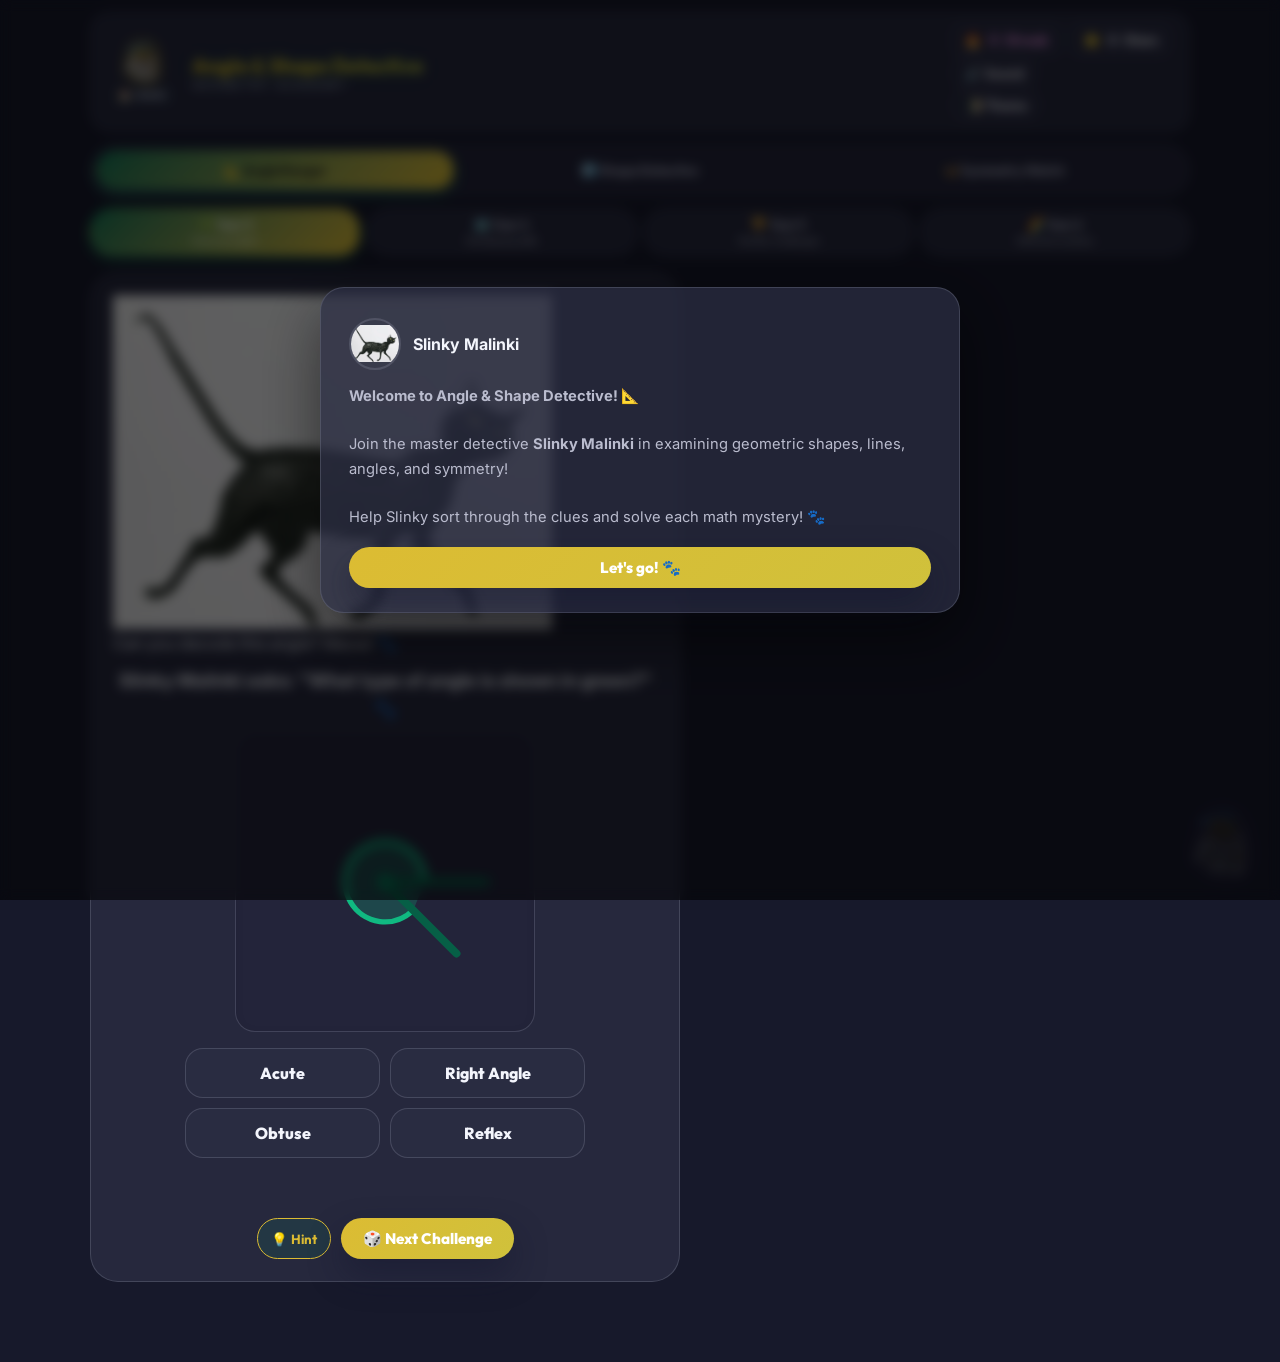
<file: geometry.html>
<!DOCTYPE html>
<html lang="en">
<head>
  <meta charset="UTF-8">
  <meta name="viewport" content="width=device-width, initial-scale=1.0">
  <title>Angle & Shape Detective — Rainbow Learning Academy</title>
  <link rel="preconnect" href="https://fonts.googleapis.com">
  <link rel="preconnect" href="https://fonts.gstatic.com" crossorigin>
  <link href="https://fonts.googleapis.com/css2?family=Outfit:wght@400;600;800;900&family=Inter:wght@400;600;700&display=swap" rel="stylesheet">
  <link rel="stylesheet" href="shared.css">
  <style>
    *, *::before, *::after { box-sizing: border-box; margin: 0; padding: 0; -webkit-tap-highlight-color: transparent; }
    body { background: var(--bg); color: var(--text1); min-height: 100vh; font-family: 'Inter', sans-serif; display: flex; flex-direction: column; align-items: center; overflow-x: hidden; padding: 12px 10px 60px; }
    h1,h2,h3,h4 { font-family: 'Outfit', sans-serif; font-weight: 800; }

    /* Override accent for geometry mode - Emerald Green */
    :root {
      --accent: #10b981;
      --accent2: #34d399;
    }

    header {
      position: relative; z-index: 2;
      width: 100%; max-width: 1100px;
      display: flex; justify-content: space-between; align-items: center;
      padding: 10px 18px; margin-bottom: 12px;
      background: var(--card); backdrop-filter: blur(5px);
      border-radius: 20px; border: 1px solid var(--border);
      flex-wrap: wrap; gap: 8px;
    }
    .logo-row { display: flex; align-items: center; gap: 10px; }
    .logo-img { width: 36px; height: 36px; object-fit: contain; filter: drop-shadow(0 0 8px var(--accent)); animation: pulse-glow 2.2s ease-in-out infinite; }
    .logo-text h1 { font-size: 1.25rem; background: linear-gradient(to right, var(--accent), var(--accent2)); -webkit-background-clip: text; -webkit-text-fill-color: transparent; filter: var(--logo-glow); }
    .logo-text p { font-size: .7rem; color: var(--text2); text-transform: uppercase; letter-spacing: 2px; }
    .stats-bar { display: flex; align-items: center; gap: 8px; flex-wrap: wrap; }
    
    /* Tabs */
    .tab-bar {
      position: relative; z-index: 2; width: 100%; max-width: 1100px;
      display: grid; grid-template-columns: 1fr 1fr 1fr;
      gap: 7px; margin-bottom: 12px;
      background: var(--surface-inset); backdrop-filter: blur(5px);
      border-radius: 28px; border: 1px solid var(--border); padding: 6px;
    }
    .tab-btn {
      background: transparent; border: 1px solid transparent;
      color: var(--text2); padding: 10px 8px; border-radius: 22px;
      cursor: pointer; font-family: 'Outfit', sans-serif; font-weight: 700;
      font-size: .82rem; text-align: center;
      display: flex; align-items: center; justify-content: center; gap: 5px;
      transition: all .22s ease;
    }
    .tab-btn:hover:not(.active) { background: var(--card); color: var(--text1); }
    .tab-btn.active { background: linear-gradient(135deg, #047857, var(--accent)); color: var(--on-accent); border-color: transparent; box-shadow: 0 4px 14px rgba(16,185,129,.38); }

    /* Difficulty */
    .diff-selector {
      position: relative; z-index: 2;
      width: 100%; max-width: 1100px;
      display: grid; grid-template-columns: repeat(4, 1fr);
      gap: 7px; margin-bottom: 16px;
    }
    .diff-btn { background: var(--card); border: 1px solid var(--border); color: var(--text2); padding: 8px 10px; border-radius: 22px; cursor: pointer; font-family: 'Outfit', sans-serif; font-weight: 700; font-size: .78rem; transition: all .2s; text-align: center; }
    .diff-btn small { display: block; font-size: .62rem; font-weight: 600; opacity: .7; margin-top: 2px; }
    .diff-btn:hover:not(.active) { background: var(--surface-inset); color: var(--text1); }
    .diff-btn.active { background: linear-gradient(135deg, #047857, var(--accent)); color: white; border-color: transparent; box-shadow: 0 4px 12px rgba(16,185,129,.32); }

    /* Main Area */
    .main-grid {
      position: relative; z-index: 1;
      width: 100%; max-width: 1100px;
      display: grid; grid-template-columns: 1.2fr 1fr;
      gap: 18px; margin-bottom: 20px;
    }
    @media (max-width: 768px) {
      .main-grid { grid-template-columns: 1fr; }
      .diff-selector { grid-template-columns: repeat(2, 1fr); }
    }

    .challenge-card {
      background: var(--card); border: 1px solid var(--border);
      border-radius: 28px; padding: 22px; display: flex; flex-direction: column;
      box-shadow: var(--shadow-sm); min-height: 400px;
      justify-content: space-between;
    }

    /* SVG container */
    .svg-container {
      background: var(--surface-inset);
      border: 1px solid var(--border);
      border-radius: 20px;
      padding: 16px;
      display: flex;
      justify-content: center;
      align-items: center;
      max-width: 300px;
      width: 100%;
      aspect-ratio: 1;
      margin: 0 auto 16px;
      box-shadow: inset 0 2px 8px rgba(0,0,0,.08);
      position: relative;
    }
    .geom-svg {
      width: 100%;
      height: 100%;
    }

    /* Keypad wrap */
    .keypad-side {
      background: var(--card); border: 1px solid var(--border);
      border-radius: 28px; padding: 22px; display: flex; flex-direction: column;
      box-shadow: var(--shadow-sm); justify-content: center;
    }

    /* Choice Buttons */
    .choices-grid {
      display: grid;
      grid-template-columns: repeat(2, 1fr);
      gap: 10px;
      max-width: 400px;
      margin: 0 auto 16px;
      width: 100%;
    }
    .choice-btn {
      background: var(--card);
      border: 1px solid var(--border);
      color: var(--text1);
      padding: 14px 10px;
      border-radius: 18px;
      cursor: pointer;
      font-family: 'Outfit', sans-serif;
      font-weight: 800;
      font-size: 1rem;
      transition: all .2s;
      text-align: center;
    }
    .choice-btn:hover:not(:disabled) {
      background: var(--surface-inset);
      transform: translateY(-2px);
    }
    .choice-btn:disabled {
      cursor: not-allowed;
      opacity: 0.8;
    }
    .choice-btn.correct {
      background: #10b981 !important;
      color: white !important;
      border-color: transparent !important;
    }
    .choice-btn.incorrect {
      background: #ef4444 !important;
      color: white !important;
      border-color: transparent !important;
    }
  </style>
</head>
<body>

  <!-- HEADER -->
  <header>
    <div class="logo-row" style="gap:16px;">
      <a href="index.html" class="home-avatar-btn" style="text-decoration:none;display:flex;flex-direction:column;align-items:center;gap:3px;cursor:pointer;">
        <img id="logoMascotImg" src="rainbow-pj.png" class="logo-img" style="width: 44px; height: 44px; object-fit: contain; filter: drop-shadow(0 0 6px var(--accent)); opacity:0.95; transition: transform 0.25s cubic-bezier(0.175, 0.885, 0.32, 1.275); margin: 0;" alt="Mascot Mascot">
        <span style="font-size:0.65rem;font-weight:800;color:var(--text2);font-family:'Outfit',sans-serif;text-transform:uppercase;letter-spacing:0.3px;background:rgba(30,41,59,0.6);border:1px solid var(--border);padding:2px 8px;border-radius:8px;transition:all 0.2s;white-space:nowrap;">🏠 Home</span>
      </a>
      <div class="logo-text">
        <h1>Angle & Shape Detective</h1>
        <p>Geometry Academy</p>
      </div>
    </div>
    <div class="stats-row">
      <div class="stats-bar">
        <span class="stat-badge streak">🔥 <span id="streakCount">0</span> Streak</span>
        <span class="stat-badge star">⭐ <span id="starCount">0</span> Stars</span>
      </div>
      <button class="tool-btn" id="muteBtn" onclick="toggleMute()">🔊 Sound On</button>
      <button class="tool-btn" onclick="toggleTheme()">🌓 Theme</button>
    </div>
  </header>

  <!-- MODES -->
  <div class="tab-bar">
    <button class="tab-btn active" id="tabAngle" onclick="switchTab('angle')">📐 Angle Ranger</button>
    <button class="tab-btn" id="tabShape" onclick="switchTab('shape')">🧊 Shape Detective</button>
    <button class="tab-btn" id="tabSymmetry" onclick="switchTab('symmetry')">🦋 Symmetry Watch</button>
  </div>

  <!-- DIFFICULTY -->
  <div class="diff-selector" id="geomDiffBar">
    <button class="diff-btn active" id="geomDiff0" onclick="setGeomDiff(0)">🌱 Year 3<small>Core concepts</small></button>
    <button class="diff-btn" id="geomDiff1" onclick="setGeomDiff(1)">🗺️ Year 4<small>Developing skills</small></button>
    <button class="diff-btn" id="geomDiff2" onclick="setGeomDiff(2)">🏆 Year 5<small>Harder challenges</small></button>
    <button class="diff-btn" id="geomDiff3" onclick="setGeomDiff(3)">🌈 Year 6<small>Ultimate mastery</small></button>
  </div>

  <!-- MAIN LAYOUT -->
  <div class="main-grid">
    <!-- Left Challenge Panel -->
    <div class="challenge-card">
      <div>
        <!-- Narrator strip -->
        <div class="narrator-strip" style="margin-bottom:14px;">
          <img src="slinky.png" id="geomNarrImg" alt="Slinky Malinki">
          <div class="narrator-bubble" id="geomNarrSpeech">Loading mystery... 🐾</div>
        </div>

        <div class="question-text" id="geomQuestion" style="font-size:1.15rem;line-height:1.5;text-align:center;margin:10px 0;font-weight:700;"></div>
      </div>

      <!-- SVG Drawing -->
      <div class="svg-container" id="geomSvgWrap"></div>

      <!-- Answers area for multiple choice -->
      <div id="geomChoices" class="choices-grid" style="display:none;"></div>

      <div id="geomFeedback" style="text-align:center;font-weight:800;font-size:1.05rem;min-height:24px;margin-top:10px;"></div>

      <div style="display:flex;gap:10px;justify-content:center;margin-top:10px;">
        <button class="tool-btn" id="geomHintBtn" onclick="showGeomHint()" style="border-color:var(--accent);color:var(--accent);background:rgba(16,185,129,.1);">💡 Hint</button>
        <button class="primary-btn" onclick="nextQuestion()" id="geomNextBtn">🎲 Next Challenge</button>
      </div>
    </div>

    <!-- Right Keypad Panel -->
    <div class="keypad-side" id="geomKeypadSide">
      <div class="keypad-wrap" style="width:100%;max-width:280px;margin:0 auto;">
        <div class="keypad-answer-display" id="geomAnswer">_</div>
        <div class="keypad-grid" id="geomKeypadGrid"></div>
      </div>
    </div>
  </div>

  <!-- Floating Rainbow Doggy mascot — zooms in to celebrate correct answers -->
  <img id="rpj" src="rainbow-pj.png" alt="Rainbow Doggy" onclick="rpjClick()">

  <script src="shared.js"></script>
  <script>
    // Local State
    let geomDiff = 0;
    let currentTab = 'angle';
    let geomQ = null;
    let geomUsedHelp = false;
    let keypadCtrl = null;

    // Mascots & Images
    const NARRATOR = 'Slinky Malinki';

    // 3D Shapes Database
    const SHAPES_3D = [
      {
        name: 'Cube',
        faces: 6, edges: 12, vertices: 8,
        svg: `<svg viewBox="0 0 100 100" class="geom-svg">
          <path d="M 50 50 L 80 35 L 80 70 L 50 85 Z" fill="#047857" stroke="#065f46" stroke-width="2"/>
          <path d="M 20 35 L 50 50 L 50 85 L 20 70 Z" fill="#059669" stroke="#065f46" stroke-width="2"/>
          <path d="M 50 15 L 80 35 L 50 50 L 20 35 Z" fill="#34d399" stroke="#065f46" stroke-width="2"/>
        </svg>`,
        facts: 'A cube has 6 square faces that are all exactly the same size!',
        years: [0, 1, 2, 3]
      },
      {
        name: 'Cuboid',
        faces: 6, edges: 12, vertices: 8,
        svg: `<svg viewBox="0 0 100 100" class="geom-svg">
          <path d="M 45 45 L 85 30 L 85 60 L 45 75 Z" fill="#047857" stroke="#065f46" stroke-width="2"/>
          <path d="M 15 35 L 45 45 L 45 75 L 15 65 Z" fill="#059669" stroke="#065f46" stroke-width="2"/>
          <path d="M 45 15 L 85 30 L 45 45 L 15 35 Z" fill="#34d399" stroke="#065f46" stroke-width="2"/>
        </svg>`,
        facts: 'A cuboid is like a stretched cube. Its faces are rectangles!',
        years: [0, 1, 2, 3]
      },
      {
        name: 'Triangular Prism',
        faces: 5, edges: 9, vertices: 6,
        svg: `<svg viewBox="0 0 100 100" class="geom-svg">
          <path d="M 50 25 L 85 40 L 85 75 L 50 60 Z" fill="#047857" stroke="#065f46" stroke-width="2"/>
          <path d="M 15 60 L 50 25 L 50 60 Z" fill="#34d399" stroke="#065f46" stroke-width="2"/>
          <path d="M 15 60 L 50 60 L 85 75 L 50 75 Z" fill="#059669" stroke="#065f46" stroke-width="2" opacity="0.8"/>
          <path d="M 50 25 L 85 40" stroke="#065f46" stroke-width="2" fill="none"/>
        </svg>`,
        facts: 'A triangular prism has 2 triangular faces and 3 rectangular faces. Think of a Toblerone box! 🍫',
        years: [1, 2, 3]
      },
      {
        name: 'Square-based Pyramid',
        faces: 5, edges: 8, vertices: 5,
        svg: `<svg viewBox="0 0 100 100" class="geom-svg">
          <path d="M 50 15 L 50 75 L 80 60 Z" fill="#047857" stroke="#065f46" stroke-width="2"/>
          <path d="M 50 15 L 20 60 L 50 75 Z" fill="#34d399" stroke="#065f46" stroke-width="2"/>
        </svg>`,
        facts: 'Like the pyramids in Egypt! It has 1 square base and 4 triangular sides.',
        years: [1, 2, 3]
      },
      {
        name: 'Cylinder',
        faces: 3, edges: 2, vertices: 0,
        svg: `<svg viewBox="0 0 100 100" class="geom-svg">
          <path d="M 30 30 L 70 30 L 70 70 A 20 8 0 0 1 30 70 Z" fill="#059669" stroke="#065f46" stroke-width="2"/>
          <ellipse cx="50" cy="30" rx="20" ry="8" fill="#34d399" stroke="#065f46" stroke-width="2"/>
          <path d="M 30 70 A 20 8 0 0 0 70 70" fill="none" stroke="#065f46" stroke-width="2"/>
        </svg>`,
        facts: 'A cylinder has 2 flat circular faces and 1 curved face. It is like a soup can! 🥫',
        years: [1, 2, 3]
      },
      {
        name: 'Cone',
        faces: 2, edges: 1, vertices: 1,
        svg: `<svg viewBox="0 0 100 100" class="geom-svg">
          <path d="M 50 15 L 75 70 A 25 8 0 0 1 25 70 Z" fill="#059669" stroke="#065f46" stroke-width="2"/>
          <ellipse cx="50" cy="70" rx="25" ry="8" fill="none" stroke="#065f46" stroke-width="2" stroke-dasharray="3 3"/>
          <circle cx="50" cy="15" r="2" fill="#065f46"/>
        </svg>`,
        facts: 'A cone has 1 flat circular face, 1 curved face, and 1 vertex at the top. Like an ice cream cone! 🍦',
        years: [1, 2, 3]
      },
      {
        name: 'Sphere',
        faces: 1, edges: 0, vertices: 0,
        svg: `<svg viewBox="0 0 100 100" class="geom-svg">
          <circle cx="50" cy="50" r="30" fill="url(#sphereGrad)" stroke="#065f46" stroke-width="2"/>
          <defs>
            <radialGradient id="sphereGrad" cx="35%" cy="35%" r="65%">
              <stop offset="0%" stop-color="#a7f3d0" />
              <stop offset="60%" stop-color="#059669" />
              <stop offset="100%" stop-color="#047857" />
            </radialGradient>
          </defs>
        </svg>`,
        facts: 'A sphere is perfectly round. It has 1 curved face and no edges or vertices. Like a ball! ⚽',
        years: [0, 1, 2, 3]
      }
    ];

    // Symmetry Shapes Database
    const SHAPES_SYMMETRY = [
      {
        name: 'Square',
        symmetry: 4,
        svg: `<svg viewBox="0 0 100 100" class="geom-svg">
          <rect x="25" y="25" width="50" height="50" rx="4" fill="#34d399" stroke="#065f46" stroke-width="2"/>
        </svg>`,
        facts: 'A square has 4 lines of symmetry: 2 straight through the middle, and 2 diagonals from the corners!',
        years: [0, 1, 2, 3]
      },
      {
        name: 'Rectangle',
        symmetry: 2,
        svg: `<svg viewBox="0 0 100 100" class="geom-svg">
          <rect x="15" y="30" width="70" height="40" rx="4" fill="#34d399" stroke="#065f46" stroke-width="2"/>
        </svg>`,
        facts: 'A rectangle has only 2 lines of symmetry: straight down and straight across. Folding it diagonally doesn\'t match up!',
        years: [0, 1, 2, 3]
      },
      {
        name: 'Equilateral Triangle',
        symmetry: 3,
        svg: `<svg viewBox="0 0 100 100" class="geom-svg">
          <polygon points="50,20 15,80 85,80" fill="#34d399" stroke="#065f46" stroke-width="2"/>
        </svg>`,
        facts: 'Since all 3 sides are equal, you can draw a line of symmetry from any corner straight to the opposite side!',
        years: [0, 1, 2, 3]
      },
      {
        name: 'Isosceles Triangle',
        symmetry: 1,
        svg: `<svg viewBox="0 0 100 100" class="geom-svg">
          <polygon points="50,15 30,80 70,80" fill="#34d399" stroke="#065f46" stroke-width="2"/>
        </svg>`,
        facts: 'An isosceles triangle has 2 equal sides, so it has exactly 1 line of symmetry right down the middle.',
        years: [0, 1, 2, 3]
      },
      {
        name: 'Scalene Triangle',
        symmetry: 0,
        svg: `<svg viewBox="0 0 100 100" class="geom-svg">
          <polygon points="40,20 20,80 85,70" fill="#34d399" stroke="#065f46" stroke-width="2"/>
        </svg>`,
        facts: 'A scalene triangle has no equal sides or angles, so it has 0 lines of symmetry!',
        years: [0, 1, 2, 3]
      },
      {
        name: 'Regular Pentagon',
        symmetry: 5,
        svg: `<svg viewBox="0 0 100 100" class="geom-svg">
          <polygon points="50,15 85,40 72,80 28,80 15,40" fill="#34d399" stroke="#065f46" stroke-width="2"/>
        </svg>`,
        facts: 'A regular pentagon has 5 equal sides, so it has exactly 5 lines of symmetry!',
        years: [1, 2, 3]
      },
      {
        name: 'Regular Hexagon',
        symmetry: 6,
        svg: `<svg viewBox="0 0 100 100" class="geom-svg">
          <polygon points="50,15 80,32 80,68 50,85 20,68 20,32" fill="#34d399" stroke="#065f46" stroke-width="2"/>
        </svg>`,
        facts: 'A regular hexagon has 6 equal sides, giving it 6 lines of symmetry (3 from corners, 3 through side midpoints)!',
        years: [1, 2, 3]
      },
      {
        name: 'Star',
        symmetry: 5,
        svg: `<svg viewBox="0 0 100 100" class="geom-svg">
          <polygon points="50,15 63,38 88,43 70,61 74,86 50,75 26,86 30,61 12,43 37,38" fill="#34d399" stroke="#065f46" stroke-width="2"/>
        </svg>`,
        facts: 'A standard 5-pointed star has 5 lines of symmetry, running from each point straight through to the opposite dip.',
        years: [2, 3]
      },
      {
        name: 'Heart',
        symmetry: 1,
        svg: `<svg viewBox="0 0 100 100" class="geom-svg">
          <path d="M 50 35 C 50 20, 20 20, 20 45 C 20 70, 50 85, 50 85 C 50 85, 80 70, 80 45 C 80 20, 50 20, 50 35 Z" fill="#34d399" stroke="#065f46" stroke-width="2"/>
        </svg>`,
        facts: 'A heart shape is symmetric from left to right, meaning it has exactly 1 line of symmetry down the middle.',
        years: [0, 1, 2, 3]
      },
      {
        name: 'Kite',
        symmetry: 1,
        svg: `<svg viewBox="0 0 100 100" class="geom-svg">
          <polygon points="50,15 80,45 50,85 20,45" fill="#34d399" stroke="#065f46" stroke-width="2"/>
        </svg>`,
        facts: 'A kite has 1 line of symmetry going straight down through the top and bottom corners.',
        years: [1, 2, 3]
      },
      {
        name: 'Parallelogram',
        symmetry: 0,
        svg: `<svg viewBox="0 0 100 100" class="geom-svg">
          <polygon points="30,25 80,25 70,75 20,75" fill="#34d399" stroke="#065f46" stroke-width="2"/>
        </svg>`,
        facts: 'TRICK ALERT! ⚠️ Even though a parallelogram looks balanced, it has 0 lines of symmetry because folding it does not match up sides perfectly!',
        years: [2, 3]
      }
    ];

    // Helpers
    function getAngleArcPath(deg) {
      const rad = deg * Math.PI / 180;
      const r = 15;
      const cx = 50, cy = 50;
      const x1 = cx + r;
      const y1 = cy;
      const x2 = cx + r * Math.cos(rad);
      const y2 = cy - r * Math.sin(rad);
      const largeArc = deg > 180 ? 1 : 0;
      const sweep = 0;
      return `M ${x1} ${y1} A ${r} ${r} 0 ${largeArc} ${sweep} ${x2} ${y2}`;
    }

    // ── GENERAL TAB & DIFF SWITCHERS ──
    function switchTab(t) {
      currentTab = t;
      ['tabAngle', 'tabShape', 'tabSymmetry'].forEach(id => {
        const btn = document.getElementById(id);
        btn.classList.toggle('active', btn.id.slice(3).toLowerCase() === t);
      });

      // Show/Hide keypad container based on mode and year
      updateUIContainers();

      nextQuestion();
    }

    function setGeomDiff(d) {
      geomDiff = d;
      for (let i = 0; i <= 3; i++) {
        const btn = document.getElementById('geomDiff' + i);
        if (btn) btn.classList.toggle('active', i === d);
      }
      updateUIContainers();
      nextQuestion();
    }

    function updateUIContainers() {
      const isAngleMC = currentTab === 'angle' && geomDiff < 2;
      document.getElementById('geomChoices').style.display = isAngleMC ? 'grid' : 'none';
      document.getElementById('geomKeypadSide').style.display = isAngleMC ? 'none' : 'flex';
      if (keypadCtrl) {
        keypadCtrl.destroy();
        keypadCtrl = null;
      }
      if (!isAngleMC) {
        keypadCtrl = makeKeypad('geomKeypadGrid', 'geomAnswer', checkKeypadAnswer);
      }
    }

    // ── GAME QUESTION GENERATION ──
    function nextQuestion() {
      geomUsedHelp = false;
      document.getElementById('geomFeedback').textContent = '';
      document.getElementById('geomAnswer').textContent = '_';
      if (keypadCtrl) keypadCtrl.reset();

      if (currentTab === 'angle') {
        genAngleQ();
      } else if (currentTab === 'shape') {
        genShapeQ();
      } else {
        genSymmetryQ();
      }
    }

    // 1. Angle Ranger Generator
    function genAngleQ() {
      let angle = 0;
      let classification = '';
      const typeRoll = Math.floor(Math.random() * 4); // 0: acute, 1: right, 2: obtuse, 3: reflex

      if (typeRoll === 0) {
        angle = [30, 40, 45, 50, 60, 70, 75][Math.floor(Math.random() * 7)];
        classification = 'Acute';
      } else if (typeRoll === 1) {
        angle = 90;
        classification = 'Right Angle';
      } else if (typeRoll === 2) {
        angle = [100, 110, 120, 130, 135, 140, 150, 160][Math.floor(Math.random() * 8)];
        classification = 'Obtuse';
      } else {
        angle = [200, 215, 225, 240, 260, 270, 300, 315, 330][Math.floor(Math.random() * 9)];
        classification = 'Reflex';
      }

      // If Year 5/6, generate any random integer degree for estimation
      if (geomDiff >= 2) {
        angle = Math.floor(Math.random() * 320) + 15; // 15 to 335
        // Avoid boundary zones to keep it clean
        if (Math.abs(angle - 90) < 5 || Math.abs(angle - 180) < 5 || Math.abs(angle - 270) < 5) {
          angle += 10;
        }
        if (angle < 90) classification = 'Acute';
        else if (angle < 180) classification = 'Obtuse';
        else classification = 'Reflex';
      }

      // Draw angle in SVG
      const rad = angle * Math.PI / 180;
      const baseLen = 38;
      const cx = 50, cy = 50;
      const bx = cx + baseLen;
      const tx = cx + baseLen * Math.cos(rad);
      const ty = cy - baseLen * Math.sin(rad);

      // Custom 90 deg corner or normal arc
      const arcPath = angle === 90 
        ? 'M 60 50 L 60 40 L 50 40' 
        : getAngleArcPath(angle);

      const fillArc = angle === 90 ? 'none' : 'rgba(16,185,129,.24)';

      const svgHtml = `<svg viewBox="0 0 100 100" class="geom-svg">
        <!-- Angle fill arc -->
        <path d="${arcPath}" fill="${fillArc}" stroke="#10b981" stroke-width="2"/>
        <!-- Base line -->
        <line x1="${cx}" y1="${cy}" x2="${bx}" y2="${cy}" stroke="#065f46" stroke-width="3" stroke-linecap="round"/>
        <!-- Terminal line -->
        <line x1="${cx}" y1="${cy}" x2="${tx}" y2="${ty}" stroke="#065f46" stroke-width="3" stroke-linecap="round"/>
        <!-- Vertex hinge dot -->
        <circle cx="${cx}" cy="${cy}" r="3" fill="#047857"/>
      </svg>`;

      document.getElementById('geomSvgWrap').innerHTML = svgHtml;

      // Question phrasing
      if (geomDiff < 2) {
        document.getElementById('geomQuestion').innerHTML = `Slinky Malinki asks: "What type of angle is shown in green?" 🐾`;
        const choices = ['Acute', 'Right Angle', 'Obtuse', 'Reflex'];
        document.getElementById('geomChoices').innerHTML = choices.map(c => `
          <button class="choice-btn" onclick="checkChoiceAnswer('${c}', this)">${c}</button>
        `).join('');
        geomQ = { type: 'angleMC', correct: classification, angle, hint: `An <strong>Acute</strong> angle is < 90° (sharp corner). A <strong>Right Angle</strong> is exactly 90° (L-shape). An <strong>Obtuse</strong> angle is between 90° and 180° (wide open). A <strong>Reflex</strong> angle is > 180° (goes past a straight line).` };
      } else {
        document.getElementById('geomQuestion').innerHTML = `Slinky Malinki asks: "Estimate the size of the green angle in degrees!" 📐`;
        geomQ = { type: 'angleEst', correct: angle, hint: `Look at the angle compared to a 90° right corner (L-shape) and a 180° straight line. Is it slightly more or slightly less? Give your closest estimate!` };
      }

      document.getElementById('geomNarrSpeech').textContent = "Can you decode this angle? Meow! 🐾";
    }

    // 2. Shape Detective Generator
    function genShapeQ() {
      // Filter shapes based on difficulty
      const pool = SHAPES_3D.filter(s => s.years.includes(geomDiff));
      const shape = pool[Math.floor(Math.random() * pool.length)];

      const props = ['faces', 'vertices', 'edges'];
      // Year 3 only asks faces or vertices
      const prop = geomDiff === 0 ? props[Math.floor(Math.random() * 2)] : props[Math.floor(Math.random() * 3)];

      document.getElementById('geomSvgWrap').innerHTML = shape.svg;

      let qText = '';
      if (prop === 'faces') {
        qText = `Slinky Malinki wants to know: how many <strong>faces</strong> (flat or curved surfaces) does a <strong>${shape.name}</strong> have? 🧊`;
      } else if (prop === 'vertices') {
        qText = `Slinky Malinki asks: how many <strong>vertices</strong> (corners) does a <strong>${shape.name}</strong> have? 🧊`;
      } else {
        qText = `How many <strong>edges</strong> (where two faces meet) does a <strong>${shape.name}</strong> have? 🧊`;
      }

      document.getElementById('geomQuestion').innerHTML = qText;
      geomQ = {
        type: 'shapeCount',
        shape: shape,
        prop: prop,
        correct: shape[prop],
        hint: `${shape.name} Guide: <br><strong>Faces:</strong> ${shape.faces} · <strong>Vertices:</strong> ${shape.vertices} · <strong>Edges:</strong> ${shape.edges}.<br>${shape.facts}`
      };

      document.getElementById('geomNarrSpeech').textContent = `Look closely at the 3D shape, meow! 🐾`;
    }

    // 3. Symmetry Watch Generator
    function genSymmetryQ() {
      const pool = SHAPES_SYMMETRY.filter(s => s.years.includes(geomDiff));
      const shape = pool[Math.floor(Math.random() * pool.length)];

      document.getElementById('geomSvgWrap').innerHTML = shape.svg;
      document.getElementById('geomQuestion').innerHTML = `Slinky Malinki asks: "How many <strong>lines of symmetry</strong> does a <strong>${shape.name}</strong> have?" 🦋`;

      geomQ = {
        type: 'symmetry',
        shape: shape,
        correct: shape.symmetry,
        hint: `A line of symmetry is where you can fold the shape exactly in half so both sides match. For a regular shape, it usually has the same number of lines as its sides. ${shape.facts}`
      };

      document.getElementById('geomNarrSpeech').textContent = "Folding shapes in half makes them match, meow! 🐾";
    }

    // ── ANSWER VERIFICATIONS ──
    function checkChoiceAnswer(ans, btn) {
      if (!geomQ || geomQ.type !== 'angleMC') return;
      document.querySelectorAll('#geomChoices .choice-btn').forEach(b => b.disabled = true);

      const ok = ans === geomQ.correct;
      btn.classList.add(ok ? 'correct' : 'incorrect');
      document.querySelectorAll('#geomChoices .choice-btn').forEach(b => {
        if (b.textContent.trim() === geomQ.correct) b.classList.add('correct');
      });

      const fb = document.getElementById('geomFeedback');
      if (ok) {
        fb.innerHTML = `✅ Purrfect! That is indeed a <strong style="color:#10b981;">${geomQ.correct}</strong> angle! (${geomQ.angle}°)`;
        fb.style.color = '#10b981';
        bumpCorrect(geomUsedHelp, updateLocalStats);
      } else {
        fb.innerHTML = `Not quite! It is a <strong style="color:#10b981;">${geomQ.correct}</strong> angle.`;
        fb.style.color = '#ef4444';
        bumpWrong(updateLocalStats);
      }
    }

    function checkKeypadAnswer(ans) {
      if (!geomQ) return;
      const numAns = parseInt(ans, 10);
      const fb = document.getElementById('geomFeedback');

      if (geomQ.type === 'angleEst') {
        const diff = Math.abs(numAns - geomQ.correct);
        const ok = diff <= 8; // 8 degrees tolerance

        if (ok) {
          fb.innerHTML = `✅ Excellent estimate! The angle is <strong style="color:#10b981;">${geomQ.correct}°</strong>. Your guess of <strong style="color:#10b981;">${numAns}°</strong> was super close!`;
          fb.style.color = '#10b981';
          bumpCorrect(geomUsedHelp, updateLocalStats);
        } else {
          fb.innerHTML = `Oops! That angle is <strong style="color:#10b981;">${geomQ.correct}°</strong>. Keep practicing your visual estimates!`;
          fb.style.color = '#ef4444';
          bumpWrong(updateLocalStats);
        }
      } else {
        const ok = numAns === geomQ.correct;

        if (ok) {
          fb.innerHTML = `✅ Spot on! The answer is indeed <strong style="color:#10b981;">${geomQ.correct}</strong>!`;
          fb.style.color = '#10b981';
          bumpCorrect(geomUsedHelp, updateLocalStats);
        } else {
          fb.innerHTML = `Not quite! The correct answer is <strong style="color:#10b981;">${geomQ.correct}</strong>.`;
          fb.style.color = '#ef4444';
          bumpWrong(updateLocalStats);
        }
      }
    }

    function showGeomHint() {
      if (!geomQ) return;
      geomUsedHelp = true;
      document.getElementById('geomFeedback').innerHTML = `<div style="font-size:.82rem;line-height:1.5;color:var(--text2);background:rgba(16,185,129,.12);border:1px solid rgba(16,185,129,.3);border-radius:12px;padding:10px;text-align:left;">💡 <strong>Hint:</strong><br>${geomQ.hint}</div>`;
      playSound('click');
    }

    function updateLocalStats() {
      // Sync stats with local display
      document.getElementById('starCount').textContent = getStars();
      document.getElementById('streakCount').textContent = getStreak();
    }

    // ── INITIALIZATION ──
    document.addEventListener('DOMContentLoaded', () => {
      if (typeof initTheme === 'function') initTheme();
      initRpj();
      updateLocalStats();
      updateUIContainers();

      // Show introduction modal
      showIntroModal('geometry', 
        `<strong>Welcome to Angle & Shape Detective! 📐</strong><br><br>Join the master detective <strong>Slinky Malinki</strong> in examining geometric shapes, lines, angles, and symmetry!<br><br>Help Slinky sort through the clues and solve each math mystery! 🐾`, 
        'Slinky Malinki'
      );

      nextQuestion();
    });
  </script>
</body>
</html>
</file>
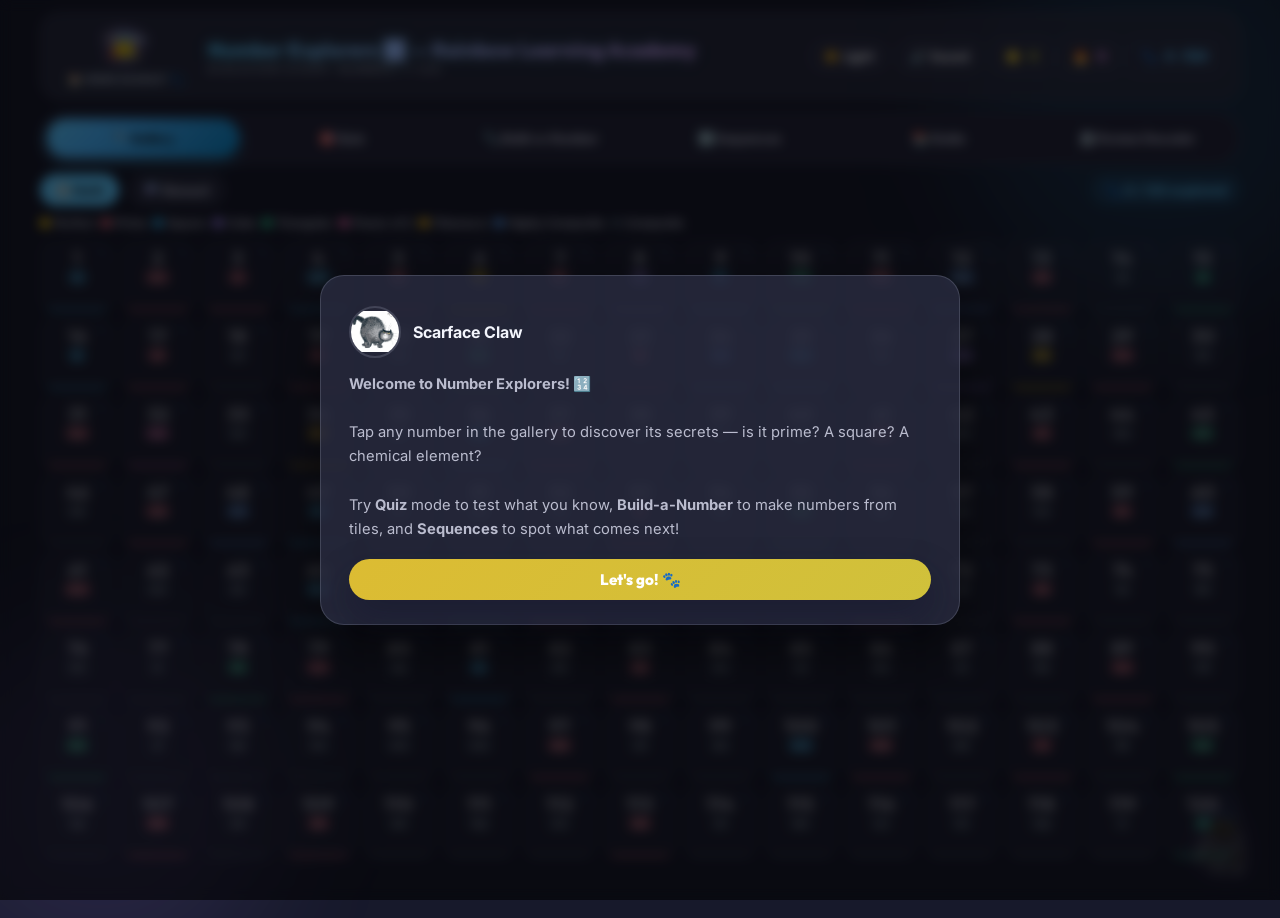
<file: numbers.html>
<!DOCTYPE html>
<html lang="en">
<head>
  <meta charset="UTF-8">
  <meta name="viewport" content="width=device-width, initial-scale=1.0">
  <title>Number Explorers — Rainbow Learning Academy</title>
  <meta name="description" content="Discover the mathematical secrets of numbers 1 to 120 with interactive geometry fractals, prime factor trees, binary tools, and quizzes at Rainbow Learning Academy!">
  <link rel="preconnect" href="https://fonts.googleapis.com">
  <link rel="preconnect" href="https://fonts.gstatic.com" crossorigin>
  <link href="https://fonts.googleapis.com/css2?family=Outfit:wght@400;600;800;900&family=Inter:wght@400;600;700&display=swap" rel="stylesheet">
  <link rel="stylesheet" href="shared.css">
  <style>
    *, *::before, *::after { box-sizing: border-box; margin: 0; padding: 0; -webkit-tap-highlight-color: transparent; }
    body { background: var(--bg); color: var(--text1); min-height: 100vh; font-family: 'Inter', sans-serif; display: flex; flex-direction: column; align-items: center; overflow-x: hidden; padding: 12px 10px 60px; }
    h1,h2,h3,h4 { font-family: 'Outfit', sans-serif; font-weight: 800; }

    /* Blobs */
    .blob-a { width: 400px; height: 400px; background: rgba(56,189,248,.12); top: -100px; right: -80px; }
    .blob-b { width: 360px; height: 360px; background: rgba(167,139,250,.1); bottom: -80px; left: -80px; }

    /* Header */
    header {
      position: relative; z-index: 2;
      width: 100%; max-width: 1200px;
      display: flex; justify-content: space-between; align-items: center;
      padding: 10px 18px; margin-bottom: 12px;
      background: var(--card); backdrop-filter: blur(5px);
      border-radius: 20px; border: 1px solid var(--border);
      flex-wrap: wrap; gap: 8px;
    }
    .logo-row { display: flex; align-items: center; gap: 10px; }
    .logo-img { width: 36px; height: 36px; object-fit: contain; filter: drop-shadow(0 0 8px var(--area-num)); animation: pulse-glow 2.2s ease-in-out infinite; }
    .logo-text h1 { font-size: 1.25rem; background: linear-gradient(to right, var(--area-num), var(--purple)); -webkit-background-clip: text; -webkit-text-fill-color: transparent; filter: var(--logo-glow); }
    .logo-text p  { font-size: .7rem; color: var(--text2); text-transform: uppercase; letter-spacing: 2px; }
    .stats-bar { display: flex; align-items: center; gap: 8px; flex-wrap: wrap; }

    /* Tabs */
    .tab-bar {
      position: relative; z-index: 2;
      width: 100%; max-width: 1200px;
      display: grid; grid-template-columns: repeat(6, 1fr);
      gap: 7px; margin-bottom: 10px;
      background: var(--surface-inset); backdrop-filter: blur(5px);
      border-radius: 28px; border: 1px solid var(--border); padding: 6px;
    }
    .tab-btn {
      background: transparent; border: 1px solid transparent;
      color: var(--text2); padding: 10px 8px; border-radius: 22px;
      cursor: pointer; font-family: 'Outfit', sans-serif; font-weight: 700;
      font-size: .82rem; text-align: center;
      display: flex; align-items: center; justify-content: center; gap: 5px;
      transition: all .22s ease;
    }
    .tab-btn:hover:not(.active) { background: var(--card); color: var(--text1); }
    .tab-btn.active { background: linear-gradient(135deg, var(--area-num), #0284c7); color: var(--on-accent); border-color: transparent; box-shadow: 0 4px 14px rgba(56,189,248,.38); }

    /* Diff selector */
    .diff-bar {
      position: relative; z-index: 2;
      width: 100%; max-width: 1200px;
      display: grid; grid-template-columns: repeat(4, 1fr);
      gap: 6px; margin-bottom: 14px;
    }
    .diff-btn { background: var(--card); border: 1px solid var(--border); color: var(--text2); padding: 8px 6px; border-radius: 20px; cursor: pointer; font-family: 'Outfit', sans-serif; font-weight: 700; font-size: .75rem; transition: all .2s; text-align: center; }
    .diff-btn small { display: block; font-size: .62rem; font-weight: 600; opacity: .7; margin-top: 2px; }
    .diff-btn:hover:not(.active) { background: var(--surface-inset); color: var(--text1); }
    .diff-btn.active { background: linear-gradient(135deg, #0369a1, var(--area-num)); color: var(--on-accent); border-color: transparent; box-shadow: 0 4px 12px rgba(56,189,248,.3); }

    /* Gallery screen */
    #galleryScreen { position: relative; z-index: 1; width: 100%; max-width: 1200px; }
    .tint-toggle-bar {
      display: flex; align-items: center; gap: 10px; margin-bottom: 10px; flex-wrap: wrap;
    }
    .tint-btn {
      background: var(--card); border: 1px solid var(--border);
      color: var(--text2); padding: 7px 14px; border-radius: 18px;
      cursor: pointer; font-family: 'Outfit', sans-serif; font-weight: 700; font-size: .8rem;
      transition: all .2s;
    }
    .tint-btn.active { background: var(--area-num); color: var(--on-accent); border-color: transparent; }
    .explore-badge {
      margin-left: auto; font-size: .82rem; color: var(--area-num); font-weight: 700;
      background: rgba(56,189,248,.1); border: 1px solid rgba(56,189,248,.25); border-radius: 18px; padding: 5px 12px;
    }

    /* Legend */
    .legend-row { display: flex; flex-wrap: wrap; gap: 6px; margin-bottom: 10px; }
    .legend-chip { display: flex; align-items: center; gap: 4px; font-size: .7rem; font-weight: 700; color: var(--text2); }
    .legend-dot { width: 10px; height: 10px; border-radius: 50%; }

    /* Number grid */
    .num-grid {
      display: grid;
      grid-template-columns: repeat(auto-fill, minmax(72px, 1fr));
      gap: 6px;
    }
    @media (max-width: 600px) { .num-grid { grid-template-columns: repeat(auto-fill, minmax(54px, 1fr)); gap: 4px; } }

    .num-tile {
      background: var(--card); border: 1px solid var(--border);
      border-radius: 14px; cursor: pointer; padding: 8px 4px 6px;
      display: flex; flex-direction: column; align-items: center; gap: 3px;
      transition: transform .2s, box-shadow .2s, opacity .3s;
      position: relative; overflow: hidden;
      min-height: 72px;
    }
    .num-tile:hover { transform: translateY(-4px) scale(1.07); box-shadow: 0 8px 24px rgba(56,189,248,.3); }
    .num-tile.undiscovered { opacity: .45; }
    .num-tile .tile-num { font-family: 'Outfit', sans-serif; font-weight: 900; font-size: 1.2rem; line-height: 1; color: var(--text1); }
    .num-tile .tile-sym { font-size: .6rem; font-weight: 800; border-radius: 5px; padding: 1px 5px; color: white; }
    .num-tile .tile-bar { position: absolute; bottom: 0; left: 0; width: 100%; height: 3px; border-radius: 0 0 14px 14px; }
    .num-tile .paw-mark { position: absolute; top: 4px; right: 5px; font-size: .65rem; opacity: .5; }

    /* Profile modal */
    #profileModal {
      display: none; position: fixed; inset: 0; z-index: 900;
      background: rgba(0,0,0,.6); backdrop-filter: blur(4px);
      align-items: center; justify-content: center;
      padding: 12px;
    }
    #profileModal.show { display: flex; }
    .profile-box {
      background: var(--card); border: 1px solid var(--border);
      border-radius: 28px; max-width: 680px; width: 100%;
      max-height: 90vh; overflow-y: auto;
      padding: 24px 22px 28px;
      box-shadow: 0 32px 80px rgba(0,0,0,.6);
      animation: popIn .3s cubic-bezier(.175,.885,.32,1.5);
      position: relative;
    }
    .profile-nav { display: flex; align-items: center; justify-content: space-between; margin-bottom: 14px; }
    .profile-nav button { background: rgba(30,41,59,.8); border: 1px solid var(--border); color: var(--text1); padding: 6px 14px; border-radius: 10px; cursor: pointer; font-weight: 700; font-family: 'Outfit', sans-serif; font-size: .9rem; transition: all .18s; }
    .profile-nav button:hover { border-color: var(--area-num); }
    .profile-close { position: absolute; top: 14px; right: 16px; background: none; border: none; color: var(--text2); font-size: 1.4rem; cursor: pointer; line-height: 1; }

    /* Sub-cards inside profile */
    .sub-card { background: rgba(15,23,42,.5); border: 1px solid var(--border); border-radius: 18px; padding: 14px 16px; margin-bottom: 12px; }
    .sub-card h3 { font-size: .9rem; color: var(--text2); margin-bottom: 8px; }
    .prop-badge { padding: 5px 12px; border-radius: 20px; font-size: .78rem; font-weight: 800; border: 1px solid; cursor: default; }

    /* Factor Trees */
    .tree-row {
      display: flex;
      gap: 16px;
      overflow-x: auto;
      padding: 12px 4px;
      justify-content: flex-start;
      scroll-behavior: smooth;
      width: 100%;
    }
    @media (min-width: 480px) {
      .tree-row {
        justify-content: center;
      }
    }
    .tree-col {
      flex: 1;
      min-width: 210px;
      background: rgba(15,23,42,0.3);
      border: 1px solid var(--border);
      border-radius: 16px;
      padding: 14px 10px;
      display: flex;
      flex-direction: column;
      align-items: center;
    }
    .tree-col h4 {
      font-size: .82rem;
      color: var(--text2);
      margin-bottom: 12px;
      text-align: center;
      font-weight: 800;
    }
    .tree-container {
      display: flex;
      flex-direction: column;
      align-items: center;
      width: 100%;
    }
    .tree-node {
      display: flex;
      flex-direction: column;
      align-items: center;
      position: relative;
      padding: 0 4px;
    }
    .tree-node:not(.tree-root) {
      padding-top: 14px;
    }
    /* Horizontal line connect */
    .tree-node:not(.tree-root)::before {
      content: '';
      position: absolute;
      top: 0;
      width: 100%;
      height: 2px;
      background: var(--border);
    }
    /* Hide outer halves of horizontal connect */
    .tree-children > .tree-node:first-child::before {
      left: 50%;
      width: 50%;
    }
    .tree-children > .tree-node:last-child::before {
      right: 50%;
      left: 0;
      width: 50%;
    }
    /* Vertical line down to child */
    .tree-node:not(.tree-root)::after {
      content: '';
      position: absolute;
      top: 0;
      left: 50%;
      width: 2px;
      height: 14px;
      background: var(--border);
      transform: translateX(-50%);
    }
    .tree-val {
      min-width: 34px;
      height: 34px;
      display: inline-flex;
      align-items: center;
      justify-content: center;
      font-family: 'Outfit', sans-serif;
      font-weight: 800;
      font-size: 0.8rem;
      padding: 0 8px;
      border-radius: 17px;
      box-shadow: 0 2px 6px rgba(0,0,0,.15);
      position: relative;
      z-index: 2;
    }
    .tree-val-prime {
      background: rgba(251, 113, 133, 0.18);
      border: 1.5px solid #fb7185;
      color: var(--text1);
    }
    .tree-val-comp {
      background: rgba(96, 165, 250, 0.18);
      border: 1.5px solid #60a5fa;
      color: var(--text1);
    }
    .tree-children {
      display: flex;
      justify-content: center;
      position: relative;
      margin-top: 14px;
    }
    /* Vertical line down from parent */
    .tree-children::before {
      content: '';
      position: absolute;
      top: -14px;
      left: 50%;
      width: 2px;
      height: 14px;
      background: var(--border);
      transform: translateX(-50%);
    }

    /* Element science badge */
    .elem-badge { text-align: center; }
    .elem-sym { font-family: 'Outfit', sans-serif; font-weight: 900; font-size: 2.8rem; line-height: 1; }
    .elem-name { font-size: 1.1rem; font-weight: 800; margin-top: 2px; }
    .elem-z { font-size: .8rem; color: var(--text2); margin-top: 2px; }
    .elem-fact { font-size: .85rem; color: var(--text2); margin-top: 8px; line-height: 1.5; }

    /* Narrator strip */
    .narrator-strip { display: flex; align-items: center; gap: 12px; margin-bottom: 14px; }
    .narrator-strip img { width: 52px; height: 52px; border-radius: 50%; object-fit: contain; border: 2px solid var(--area-num); }
    .narrator-bubble {
      background: rgba(15,23,42,.8); border: 1px solid var(--border); padding: 9px 13px;
      border-radius: 14px; font-size: .84rem; font-weight: 600; line-height: 1.5; flex: 1;
      position: relative;
    }
    .narrator-bubble::before {
      content: ''; position: absolute; left: -6px; top: 50%;
      transform: translateY(-50%) rotate(45deg); width: 10px; height: 10px;
      background: #0f172a; border-left: 1px solid var(--border); border-bottom: 1px solid var(--border);
    }

    /* Shape visualizer */
    #shapeViz { min-height: 80px; }
    .dog-token { display: inline-flex; align-items: center; justify-content: center; }
    .dog-token img { width: 28px; height: 28px; border-radius: 50%; object-fit: contain; }

    /* Journey panel */
    .journey-path { display: flex; flex-wrap: wrap; gap: 4px; align-items: center; margin-top: 8px; }
    .journey-step { font-size: .75rem; font-weight: 800; padding: 3px 7px; border-radius: 8px; }
    .journey-step.even { background: rgba(56,189,248,.2); color: var(--area-num); }
    .journey-step.odd  { background: rgba(167,139,250,.2); color: var(--purple); }
    .journey-step.end  { background: rgba(52,211,153,.2); color: var(--green); }

    /* Build-a-Number */
    #buildScreen { position: relative; z-index: 1; width: 100%; max-width: 900px; }
    .bit-row { display: flex; gap: 8px; justify-content: center; flex-wrap: wrap; margin: 16px 0; }
    .bit-light {
      width: 64px; height: 64px; border-radius: 16px; cursor: pointer;
      display: flex; flex-direction: column; align-items: center; justify-content: center;
      border: 2px solid var(--border);
      background: rgba(15,23,42,.6);
      transition: all .18s cubic-bezier(.175,.885,.32,1.275);
      user-select: none;
    }
    .bit-light.on { background: linear-gradient(135deg, var(--area-num), #0284c7); border-color: var(--area-num); box-shadow: 0 0 18px rgba(56,189,248,.5); }
    .bit-light .bit-val { font-family: 'Outfit', sans-serif; font-weight: 900; font-size: .75rem; color: var(--text2); }
    .bit-light.on .bit-val { color: rgba(255,255,255,.7); }
    .bit-light .bit-icon { font-size: 1.4rem; }
    .bit-result { text-align: center; font-family: 'Outfit', sans-serif; font-weight: 900; font-size: 3rem; color: var(--area-num); margin: 8px 0; }
    .bit-target-row { text-align: center; margin-bottom: 12px; }

    /* Quiz screen */
    #quizScreen { position: relative; z-index: 1; width: 100%; max-width: 900px; }
    .quiz-panel { background: rgba(15,23,42,.5); border: 1px solid var(--border); border-radius: 24px; padding: 22px; margin-bottom: 16px; }
    .choices-grid { display: grid; grid-template-columns: 1fr 1fr; gap: 10px; margin-top: 14px; }

    @media (max-width: 600px) {
      .choices-grid { grid-template-columns: 1fr; }
      .tab-bar {
        grid-template-columns: repeat(6, 1fr);
        border-radius: 20px;
        padding: 5px;
      }
      .tab-btn {
        font-size: 0.72rem;
        padding: 8px 4px;
        border-radius: 14px;
      }
      #tabGallery { grid-column: span 2; }
      #tabQuiz { grid-column: span 2; }
      #tabBuild { grid-column: span 2; }
      #tabSequences { grid-column: span 2; }
      #tabGuide { grid-column: span 2; }
      #tabRoman { grid-column: span 2; }

      .diff-bar { grid-template-columns: 1fr 1fr; }
      .diff-btn { padding: 6px 4px; border-radius: 14px; }

      .bit-row { gap: 4px; }
      .bit-light {
        width: clamp(34px, 10.5vw, 56px);
        height: clamp(34px, 10.5vw, 56px);
        border-radius: 10px;
      }
      .bit-light .bit-icon { font-size: clamp(0.95rem, 3.2vw, 1.25rem); }
      .bit-light .bit-val { font-size: clamp(0.48rem, 1.8vw, 0.65rem); }
      .bit-result { font-size: 2.2rem; }
    }

    /* ── SEQUENCE SCREEN ── */
    #sequencesScreen { position: relative; z-index: 1; width: 100%; max-width: 900px; }

    .seq-panel {
      background: var(--card); border: 1px solid var(--border);
      border-radius: 22px; padding: 20px 22px; margin-bottom: 14px;
    }

    /* Chips row */
    .seq-chips { display: flex; gap: 10px; justify-content: center; flex-wrap: wrap; margin: 14px 0; }
    .seq-chip {
      min-width: 64px; height: 64px; border-radius: 18px;
      display: flex; align-items: center; justify-content: center;
      font-family: 'Outfit', sans-serif; font-weight: 900; font-size: 1.4rem;
      border: 2px solid var(--border); background: var(--card); color: var(--text1);
      cursor: pointer; transition: transform .18s cubic-bezier(.34,1.56,.64,1), box-shadow .18s;
      position: relative;
    }
    .seq-chip:hover { transform: scale(1.08); box-shadow: 0 4px 18px oklch(70% .15 200 / .3); }
    .seq-chip.unknown {
      border-color: var(--area-num-a, var(--area-num));
      color: var(--area-num-a, var(--area-num));
      background: oklch(70% .15 200 / .12);
      font-size: 1.8rem; cursor: default;
    }
    .seq-chip.unknown:hover { transform: none; }

    /* Term peek card */
    #seqTermCard {
      position: fixed; z-index: 600;
      background: var(--card); border: 1px solid var(--border); border-radius: 18px;
      padding: 12px 16px; max-width: 200px;
      pointer-events: none; opacity: 0; transition: opacity .2s;
      box-shadow: var(--shadow, 0 8px 30px rgba(0,0,0,.4));
      font-size: .82rem; color: var(--text2); line-height: 1.6;
    }

    /* Graph canvas */
    #seqGraph {
      width: 100%; max-width: 560px; height: 200px;
      display: block; margin: 0 auto 14px;
      border-radius: 14px; border: 1px solid var(--border);
    }

    /* Keypad for sequences */
    .keypad-wrap { display: flex; flex-direction: column; align-items: center; gap: 10px; margin-top: 12px; }
    #seqKeypad .keypad-answer-display {
      background: var(--card); border: 2px solid var(--area-num-a, var(--area-num));
      border-radius: 20px; padding: 12px 24px;
      font-family: 'Outfit', sans-serif; font-weight: 900; font-size: 2.4rem;
      color: var(--area-num-a, var(--area-num)); min-width: 120px; text-align: center;
    }
    #seqKeypad .keypad-grid { display: grid; grid-template-columns: repeat(3,1fr); gap: 8px; width: 240px; }
    #seqKeypad .kp-btn {
      background: var(--card); border: 1px solid var(--border);
      border-radius: 18px; padding: 14px 8px;
      font-family: 'Outfit', sans-serif; font-weight: 800; font-size: 1.2rem;
      color: var(--text1); cursor: pointer; touch-action: manipulation;
      transition: all .15s cubic-bezier(.175,.885,.32,1.275);
      min-height: 52px; display: flex; align-items: center; justify-content: center;
    }
    #seqKeypad .kp-btn:hover { border-color: var(--area-num); transform: scale(1.04); }
    #seqKeypad .kp-btn:active { transform: scale(.92); }
    #seqKeypad .kp-btn.submit { grid-column: span 3; background: var(--grad-num, linear-gradient(135deg, var(--area-num-a), var(--area-num-b))); color: white; border-color: transparent; font-size: 1rem; }
    #seqKeypad .kp-btn.del { color: var(--area-num); }

    /* Roman Numeral Keypad */
    #romanKeypadGrid .kp-btn {
      background: var(--card);
      border: 1px solid var(--border);
      color: var(--text1);
      border-radius: 18px;
      padding: 14px 8px;
      font-family: 'Outfit', sans-serif;
      font-weight: 800;
      font-size: 1.2rem;
      cursor: pointer;
      transition: all .15s cubic-bezier(.175,.885,.32,1.275);
    }
    #romanKeypadGrid .kp-btn:hover {
      border-color: var(--area-num);
      transform: scale(1.04);
    }
    #romanKeypadGrid .kp-btn:active {
      transform: scale(.92);
    }
    #romanKeypadGrid .kp-btn.submit {
      grid-column: span 3;
      background: var(--grad-num, linear-gradient(135deg, var(--area-num-a), var(--area-num-b)));
      color: white;
      border-color: transparent;
      font-size: 1rem;
    }
    #romanKeypadGrid .kp-btn.del {
      color: var(--area-num);
    }

    /* Hint ladder */
    .diff-ladder { display: flex; gap: 6px; flex-wrap: wrap; margin: 8px 0; }
    .diff-chip {
      padding: 4px 10px; border-radius: 8px;
      font-family: 'Outfit', sans-serif; font-weight: 800; font-size: .85rem;
      background: oklch(70% .15 200 / .15); border: 1px solid var(--area-num-a, var(--area-num));
      color: var(--area-num-a, var(--area-num));
    }
    .diff-chip.second { background: oklch(70% .15 260 / .12); border-color: var(--area-calc-a, var(--area-calc)); color: var(--area-calc-a, var(--area-calc)); }

    /* ── GUIDE SCREEN ──────────────────────────────────────────────── */
    #guideScreen { position: relative; z-index: 1; width: 100%; max-width: 1200px; }
    .guide-intro {
      text-align: center; margin-bottom: 20px; padding: 18px 16px;
      background: var(--card); border: 1px solid var(--border); border-radius: 22px;
    }
    .guide-intro h2 {
      font-size: 1.4rem; margin-bottom: 6px;
      background: linear-gradient(135deg, var(--area-num), #a78bfa);
      -webkit-background-clip: text; -webkit-text-fill-color: transparent;
    }
    .guide-intro p { font-size: .88rem; color: var(--text2); line-height: 1.5; max-width: 600px; margin: 0 auto; }
    .guide-grid {
      display: grid; grid-template-columns: repeat(auto-fill, minmax(320px, 1fr));
      gap: 16px;
    }
    @media (max-width: 700px) { .guide-grid { grid-template-columns: 1fr; } }
    .guide-card {
      background: var(--card); border: 1px solid var(--border); border-radius: 22px;
      padding: 22px 20px 18px; position: relative; overflow: hidden;
      transition: transform .25s cubic-bezier(.175,.885,.32,1.275), box-shadow .25s;
    }
    .guide-card:hover { transform: translateY(-4px); box-shadow: 0 12px 36px rgba(0,0,0,.3); }
    .guide-card .guide-accent {
      position: absolute; top: 0; left: 0; right: 0; height: 4px; border-radius: 22px 22px 0 0;
    }
    .guide-card .guide-icon {
      font-size: 2rem; margin-bottom: 6px; display: block;
      filter: drop-shadow(0 2px 8px rgba(0,0,0,.3));
    }
    .guide-card h3 {
      font-size: 1.1rem; margin-bottom: 8px; color: var(--text1);
    }
    .guide-card .guide-def {
      font-size: .85rem; color: var(--text2); line-height: 1.55; margin-bottom: 12px;
    }
    .guide-card .guide-visual {
      background: var(--surface-inset); border: 1px solid var(--border);
      border-radius: 14px; padding: 12px 14px; margin-bottom: 12px;
      text-align: center;
    }
    .guide-card .guide-visual .visual-label {
      font-size: .72rem; font-weight: 700; color: var(--text2);
      text-transform: uppercase; letter-spacing: 1px; margin-bottom: 8px;
    }
    .guide-card .guide-visual .visual-demo {
      font-size: 1.1rem; line-height: 1.8;
    }
    .guide-card .guide-examples {
      display: flex; flex-wrap: wrap; gap: 5px; margin-top: 8px;
    }
    .guide-card .guide-examples .gx {
      padding: 4px 10px; border-radius: 10px; font-family: 'Outfit', sans-serif;
      font-weight: 800; font-size: .78rem; border: 1px solid; cursor: pointer;
      transition: transform .15s, box-shadow .15s;
    }
    .guide-card .guide-examples .gx:hover { transform: scale(1.1); box-shadow: 0 3px 10px rgba(0,0,0,.2); }
    .guide-card .guide-formula {
      font-size: .78rem; color: var(--text2); margin-top: 10px;
      padding: 8px 12px; background: var(--surface-inset); border-radius: 10px;
      font-family: 'Outfit', sans-serif; font-weight: 600;
      border-left: 3px solid var(--area-num);
    }
    .guide-card.locked {
      opacity: .55; pointer-events: none;
    }
    .guide-card .lock-overlay {
      position: absolute; inset: 0; display: flex; align-items: center; justify-content: center;
      background: rgba(15,23,42,.65); backdrop-filter: blur(3px);
      border-radius: 22px; z-index: 2;
      font-family: 'Outfit', sans-serif; font-weight: 800; font-size: 1rem;
      color: var(--text2); gap: 8px;
    }

    /* ── FRACTAL OVERLAY MODAL ── */
    #fractalModal {
      display: none;
      position: fixed;
      inset: 0;
      z-index: 1000;
      background: var(--modal-overlay);
      backdrop-filter: blur(10px);
      align-items: center;
      justify-content: center;
      padding: 12px;
    }
    #fractalModal.show {
      display: flex;
    }
    .fractal-box {
      background: var(--card);
      border: 1px solid var(--border);
      border-radius: 28px;
      max-width: 1100px;
      width: 100%;
      max-height: 95vh;
      overflow-y: auto;
      padding: 24px;
      box-shadow: 0 32px 80px rgba(0,0,0,.6);
      animation: popIn .3s cubic-bezier(.175,.885,.32,1.5);
      position: relative;
      display: grid;
      grid-template-columns: 1.5fr 1fr;
      gap: 20px;
    }
    @media (max-width: 850px) {
      .fractal-box {
        grid-template-columns: 1fr;
        max-height: 92vh;
        padding: 16px;
      }
    }
    .fractal-close {
      position: absolute;
      top: 14px;
      right: 16px;
      background: none;
      border: none;
      color: var(--text2);
      font-size: 1.4rem;
      cursor: pointer;
      line-height: 1;
      z-index: 10;
    }

    .fractal-canvas-column {
      display: flex;
      flex-direction: column;
      gap: 12px;
      width: 100%;
    }
    .fractal-canvas-wrap {
      position: relative;
      width: 100%;
      height: 460px;
      border-radius: 20px;
      border: 1px solid var(--border);
      background: rgba(15, 23, 42, 0.45);
      overflow: hidden;
    }
    @media (max-width: 850px) {
      .fractal-canvas-wrap {
        height: 280px;
      }
    }
    #fractal-canvas {
      width: 100%;
      height: 100%;
      display: block;
      touch-action: none;
    }

    /* Absolute positioning within the relative canvas wrap */
    #debug-overlay {
      position: absolute;
      top: 10px;
      left: 10px;
      font-family: monospace;
      font-size: 10px;
      color: rgba(255, 255, 255, 0.65);
      pointer-events: none;
      z-index: 5;
      line-height: 1.4;
      background: rgba(0,0,0,0.4);
      padding: 6px;
      border-radius: 6px;
    }
    #hud-panel {
      position: absolute;
      bottom: 10px;
      left: 10px;
      background: rgba(15, 23, 42, 0.85);
      border: 1px solid var(--border);
      border-radius: 8px;
      backdrop-filter: blur(8px);
      padding: 6px 10px;
      font-family: monospace;
      font-size: 10px;
      color: var(--text1);
      opacity: 0.85;
      z-index: 5;
      display: flex;
      flex-direction: column;
      gap: 2px;
      min-width: 140px;
    }
    #hud-panel.hidden {
      display: none;
    }

    /* Toolbar under canvas */
    .fractal-toolbar {
      background: rgba(15,23,42,0.3);
      border: 1px solid var(--border);
      border-radius: 18px;
      padding: 12px;
      display: flex;
      flex-wrap: wrap;
      align-items: center;
      gap: 12px;
    }
    .fractal-toolbar-group {
      display: flex;
      align-items: center;
      gap: 8px;
    }
    .fractal-toolbar-group label {
      font-size: 0.78rem;
      font-weight: 700;
      color: var(--text2);
      white-space: nowrap;
    }
    .fractal-toolbar input[type="number"] {
      width: 65px;
      background: rgba(15,23,42,0.6);
      border: 1px solid var(--border);
      color: var(--text1);
      padding: 4px 8px;
      border-radius: 8px;
      font-size: 0.8rem;
      text-align: center;
    }
    .fractal-toolbar input[type="range"] {
      flex: 1;
      min-width: 100px;
      accent-color: var(--area-num);
      cursor: pointer;
    }

    /* Settings list right column */
    .fractal-settings-column {
      display: flex;
      flex-direction: column;
      gap: 12px;
      height: 100%;
      max-height: 540px;
      overflow-y: auto;
      padding-right: 6px;
    }
    @media (max-width: 850px) {
      .fractal-settings-column {
        max-height: none;
        overflow-y: visible;
        padding-right: 0;
      }
    }
    .settings-tabs {
      display: flex;
      gap: 4px;
      border-bottom: 1px solid var(--border);
      padding-bottom: 8px;
      margin-bottom: 4px;
    }
    .settings-tab-btn {
      flex: 1;
      background: rgba(255,255,255,0.03);
      border: 1px solid var(--border);
      color: var(--text2);
      padding: 6px 4px;
      border-radius: 12px;
      cursor: pointer;
      font-family: 'Outfit', sans-serif;
      font-weight: 700;
      font-size: 0.76rem;
      transition: all 0.2s;
      text-align: center;
    }
    .settings-tab-btn:hover {
      background: rgba(255,255,255,0.08);
      color: var(--text1);
    }
    .settings-tab-btn.active {
      background: var(--area-num);
      color: var(--on-accent);
      border-color: transparent;
      box-shadow: 0 4px 12px rgba(56,189,248,.25);
    }
    .settings-tab-pane {
      display: none;
      flex-direction: column;
      gap: 12px;
    }
    .settings-tab-pane.active {
      display: flex;
    }
    .settings-section {
      background: rgba(15,23,42,0.3);
      border: 1px solid var(--border);
      border-radius: 16px;
      padding: 12px 14px;
      display: flex;
      flex-direction: column;
      gap: 8px;
    }
    .settings-section h4 {
      font-family: 'Outfit', sans-serif;
      font-size: 0.85rem;
      font-weight: 800;
      color: var(--text1);
      margin-bottom: 2px;
      border-bottom: 1px dashed var(--border);
      padding-bottom: 4px;
    }
    .settings-row-control {
      display: flex;
      align-items: center;
      justify-content: space-between;
      gap: 8px;
      font-size: 0.78rem;
      color: var(--text2);
    }
    .settings-row-control label {
      font-weight: 600;
    }
    .settings-row-control input[type="range"] {
      flex: 1;
      max-width: 130px;
      accent-color: var(--area-num);
    }
    .settings-row-control select {
      background: rgba(15,23,42,0.6);
      border: 1px solid var(--border);
      color: var(--text1);
      padding: 4px 8px;
      border-radius: 8px;
      font-size: 0.75rem;
      cursor: pointer;
    }
    .settings-row-control input[type="checkbox"] {
      accent-color: var(--area-num);
      width: 14px; height: 14px;
    }
    .settings-row-control button {
      background: rgba(56,189,248,.12);
      border: 1px solid var(--border);
      border-radius: 10px;
      color: var(--text1);
      padding: 4px 10px;
      font-size: 0.75rem;
      cursor: pointer;
      transition: all 0.2s;
    }
    .settings-row-control button:hover {
      background: rgba(56,189,248,.25);
    }

    /* Layer row customization */
    #layer-order-list {
      display: flex;
      flex-direction: column;
      gap: 6px;
    }
    .layer-row {
      display: flex;
      flex-direction: column;
      gap: 4px;
      padding: 8px 10px;
      background: rgba(15,23,42,0.45);
      border: 1px solid var(--border);
      border-radius: 12px;
    }
    .layer-row-label {
      font-family: 'Outfit', sans-serif;
      font-size: 0.78rem;
      font-weight: 800;
      color: var(--text1);
    }
    .layer-rot-slider {
      flex: 1;
      accent-color: var(--area-num);
    }
    #shape-mapping-grid {
      display: grid;
      grid-template-columns: auto 1fr;
      gap: 6px 10px;
      align-items: center;
      font-size: 0.78rem;
    }
    #shape-mapping-grid label {
      font-weight: 700;
      color: var(--text1);
      text-align: right;
    }
    #shape-mapping-grid select {
      background: rgba(15,23,42,0.6);
      border: 1px solid var(--border);
      color: var(--text1);
      padding: 2px 6px;
      border-radius: 6px;
      font-size: 0.75rem;
    }
  </style>
</head>
<body>
  <div class="blob blob-a"></div>
  <div class="blob blob-b"></div>

  <!-- HEADER -->
  <header>
    <div class="logo-row" style="gap:16px;">
      <a href="index.html" class="home-avatar-btn" style="text-decoration:none;display:flex;flex-direction:column;align-items:center;gap:3px;cursor:pointer;">
        <img id="logoMascotImg" src="head.png" class="logo-img" style="width: 44px; height: 44px; object-fit: contain; filter: drop-shadow(0 0 6px var(--accent-purple)); opacity:0.95; transition: transform 0.25s cubic-bezier(0.175, 0.885, 0.32, 1.275); margin: 0;" alt="Mascot Mascot">
        <span style="font-size:0.65rem;font-weight:800;color:var(--text2);font-family:'Outfit',sans-serif;text-transform:uppercase;letter-spacing:0.3px;background:rgba(30,41,59,0.6);border:1px solid var(--border);padding:2px 8px;border-radius:8px;transition:all 0.2s;white-space:nowrap;">🏠 Home avavav! 🐾</span>
      </a>
      <div class="logo-text">
        <h1>Number Explorers 🔢 — Rainbow Learning Academy</h1>
        <p>Discover every number 1–120</p>
      </div>
    </div>
    <div class="stats-bar">
      <button id="themeToggleBtn" class="tool-btn" onclick="toggleTheme()">☀️ Light</button>
      <button id="muteBtn" class="tool-btn" onclick="toggleMute()">🔊 Sound</button>
      <div class="stat-badge stars">⭐ <span id="starsCount">0</span></div>
      <div class="stat-badge streak">🔥 <span id="streakCount">0</span></div>
      <div class="stat-badge" style="color:var(--area-num);">🐾 <span id="exploreCount">0</span>/120</div>
    </div>
  </header>

  <!-- TABS -->
  <div class="tab-bar">
    <button class="tab-btn active" onclick="switchTab('gallery')" id="tabGallery">🔭 Gallery</button>
    <button class="tab-btn nav-pulse" onclick="switchTab('quiz')" id="tabQuiz">🎯 Quiz</button>
    <button class="tab-btn nav-pulse" onclick="switchTab('build')" id="tabBuild">🔧 Build-a-Number</button>
    <button class="tab-btn nav-pulse" onclick="switchTab('sequences')" id="tabSequences">🔢 Sequences</button>
    <button class="tab-btn nav-pulse" onclick="switchTab('guide')" id="tabGuide">📚 Guide</button>
    <button class="tab-btn nav-pulse" onclick="switchTab('roman')" id="tabRoman">🏛️ Roman Decoder</button>
  </div>

  <!-- DIFFICULTY -->
  <div class="diff-bar" style="display:none;">
    <button class="diff-btn active" onclick="selectDiff(0)" id="diff0">🌱 Year 3<small>Core facts</small></button>
    <button class="diff-btn nav-pulse" onclick="selectDiff(1)" id="diff1">🗺️ Year 4<small>More detail</small></button>
    <button class="diff-btn nav-pulse" onclick="selectDiff(2)" id="diff2">🏆 Year 5<small>Full profile</small></button>
    <button class="diff-btn nav-pulse" onclick="selectDiff(3)" id="diff3">🌈 Year 6<small>Everything</small></button>
  </div>

  <!-- GALLERY SCREEN -->
  <div id="galleryScreen">
    <div class="tint-toggle-bar">
      <button class="tint-btn active" onclick="setTint('math')" id="tintMath">🔢 Math</button>
      <button class="tint-btn" onclick="setTint('elem')" id="tintElem">⚗️ Element</button>
      <span id="exploreBadge" class="explore-badge">🐾 0 / 120 explored</span>
    </div>
    <div class="legend-row" id="legendRow"></div>
    <div class="num-grid" id="numGrid"></div>
  </div>

  <!-- QUIZ SCREEN -->
  <div id="quizScreen" style="display:none;">
    <div class="quiz-panel">
      <div class="narrator-strip" id="quizNarrator">
        <img src="head.png" id="quizNarrImg" alt="narrator">
        <div class="narrator-bubble" id="quizNarrSpeech">Loading a quest...</div>
      </div>
      <div id="quizChallenge" style="font-size:1.05rem;font-weight:700;line-height:1.6;margin-bottom:4px;text-align:center;"></div>
      <div id="quizFeedback" style="min-height:22px;font-weight:800;font-size:.95rem;margin:6px 0;"></div>
      <div class="choices-grid" id="quizChoices"></div>
      <div style="display:flex;gap:10px;margin-top:14px;flex-wrap:wrap;">
        <button class="primary-btn" onclick="genQuiz()" id="nextBtn">🎲 New Quest</button>
        <button class="tool-btn" onclick="useHint()" id="hintBtn">💡 Hint</button>
      </div>
    </div>
  </div>

  <!-- BUILD-A-NUMBER SCREEN -->
  <div id="buildScreen" style="display:none;">
    <div class="quiz-panel">
      <div class="narrator-strip">
        <img src="hairy_maclary.png" alt="Hairy Maclary">
        <div class="narrator-bubble">Toggle the paw-lights to build any number from 0 to 255! Each light is worth double the one to its right. 🐾</div>
      </div>
      <div class="bit-target-row" id="buildTargetRow" style="display:none;">
        <span style="color:var(--text2);font-weight:700;">Target: </span>
        <strong id="buildTargetNum" style="color:var(--area-num);font-size:1.2rem;"></strong>
        <span id="buildTargetResult" style="margin-left:10px;font-weight:800;"></span>
      </div>
      <div class="bit-row" id="bitRow"></div>
      <div class="bit-result" id="bitResult">0</div>
      <div style="text-align:center;color:var(--text2);font-size:.85rem;margin-bottom:10px;" id="bitInfo">
        Binary: <strong id="bitBinary" style="color:var(--area-num);">00000000</strong> &nbsp;|&nbsp; Paw-lights lit: <strong id="bitPopcount">0</strong>
        &nbsp;<span id="evilOdious" style="color:var(--purple);"></span>
      </div>
      <div style="display:flex;gap:10px;justify-content:center;flex-wrap:wrap;">
        <button class="primary-btn" onclick="buildChallenge()">🎯 Challenge Mode</button>
        <button class="tool-btn" onclick="buildClear()">🔄 Clear</button>
        <button class="tool-btn" onclick="buildRandom()">🎲 Random</button>
      </div>
    </div>
  </div>

  <!-- SEQUENCES SCREEN -->
  <div id="sequencesScreen" style="display:none;">
    <div class="seq-panel">
      <div class="narrator-strip" id="seqNarrator">
        <img src="head.png" id="seqNarrImg" alt="narrator">
        <div class="narrator-bubble" id="seqNarrSpeech">What comes next? 🐾</div>
      </div>

      <div class="seq-chips" id="seqChips"></div>

      <canvas id="seqGraph"></canvas>

      <div style="display:flex;gap:10px;margin-bottom:10px;flex-wrap:wrap;align-items:center;">
        <button class="tool-btn" onclick="seqHint()" id="seqHintBtn">💡 Hint</button>
        <div id="seqHintArea" style="display:none;flex:1;">
          <div style="font-size:.8rem;color:var(--text2);margin-bottom:4px;">Differences:</div>
          <div class="diff-ladder" id="seqDiffLadder"></div>
        </div>
      </div>

      <div id="seqFeedback" style="text-align:center;font-weight:800;font-size:1rem;margin-bottom:10px;min-height:24px;"></div>

      <div class="keypad-wrap" id="seqKeypad">
        <div class="keypad-answer-display" id="seqAnswer">_</div>
        <div class="keypad-grid" id="seqKeypadGrid"></div>
      </div>

      <div style="display:flex;gap:10px;margin-top:12px;flex-wrap:wrap;">
        <button class="primary-btn" onclick="genSequence()">🎲 New Sequence</button>
      </div>
    </div>
  </div>

  <!-- ROMAN DECODER SCREEN -->
  <div id="romanScreen" style="display:none;">
    <div class="seq-panel" style="max-width: 600px; margin: 0 auto;">
      <div class="narrator-strip" style="margin-bottom:12px;">
        <img src="hercules_morse.png" id="romanNarrImg" alt="Hercules Morse">
        <div class="narrator-bubble" id="romanNarrSpeech">Welcome to the Roman Numeral Decoder! Hercules Morse needs your help translating numbers from ancient Rome! 🏛️🐾</div>
      </div>
      
      <!-- Roman Tier Select -->
      <div style="display:flex;gap:6px;margin-bottom:14px;justify-content:center;" id="romanDiffBar">
        <button class="tool-btn active" id="romanDiff0" onclick="setRomanDiff(0)">🌱 Year 3/4<small>I to L (1-50)</small></button>
        <button class="tool-btn" id="romanDiff1" onclick="setRomanDiff(1)">🏆 Year 5<small>up to C (100)</small></button>
        <button class="tool-btn" id="romanDiff2" onclick="setRomanDiff(2)">🌈 Year 6<small>up to M (1000)</small></button>
      </div>

      <div class="question-text" id="romanQuestion" style="font-size:1.35rem;line-height:1.5;text-align:center;margin:20px 0;"></div>
      
      <!-- Choices for Arabic -> Roman -->
      <div id="romanChoices" class="choices-grid" style="display:none;margin-bottom:16px;"></div>
      
      <!-- Keypad for Roman -> Arabic -->
      <div id="romanKeypadArea" style="display:none;margin-bottom:16px;">
        <div class="keypad-wrap" id="romanKeypadWrap">
          <div class="keypad-answer-display" id="romanAnswer">_</div>
          <div class="keypad-grid" id="romanKeypadGrid"></div>
        </div>
      </div>

      <div id="romanFeedback" style="text-align:center;font-weight:800;font-size:1rem;margin-top:12px;min-height:24px;"></div>
      <div style="display:flex;gap:10px;justify-content:flex-end;margin-top:14px;flex-wrap:wrap;">
        <button class="tool-btn" id="romanHintBtn" onclick="romanShowHint()" style="border-color:var(--area-num);color:var(--area-num);background:rgba(56,189,248,.1);">💡 Hint</button>
        <button class="primary-btn" onclick="nextRomanQ()" id="romanNextBtn">🎲 Next Number</button>
      </div>
    </div>
  </div>

  <!-- GUIDE SCREEN -->
  <div id="guideScreen" style="display:none;"></div>

  <!-- Term peek card -->
  <div id="seqTermCard"></div>

  <!-- NUMBER PROFILE MODAL -->
  <div id="profileModal">
    <div class="profile-box" id="profileBox">
      <button class="profile-close" onclick="closeProfile()">✕</button>
      <div class="profile-nav">
        <button onclick="walkProfile(-1)">← Prev</button>
        <span id="profileNavLabel" style="font-family:'Outfit',sans-serif;font-weight:800;font-size:1rem;"></span>
        <button onclick="walkProfile(1)">Next →</button>
      </div>
      <div id="profileContent"></div>
    </div>
  </div>

  <!-- FRACTAL OVERLAY MODAL -->
  <div id="fractalModal">
    <div class="fractal-box">
      <button class="fractal-close" onclick="closeFractalModal()">✕</button>
      
      <!-- Left Column: Canvas and Toolbar -->
      <div class="fractal-canvas-column">
        <!-- Mascot bubble -->
        <div class="narrator-strip" style="margin-bottom: 0;">
          <img src="head.png" alt="Rainbow Doggy" style="width: 44px; height: 44px; margin: 0;">
          <div class="narrator-bubble" style="font-size: 0.8rem; padding: 6px 12px;">
            <strong>Rainbow Doggy</strong>: "Each layer of the fractal shows a prime factor! Let's explore how they nest together! 🌀"
          </div>
        </div>

        <div class="fractal-canvas-wrap">
          <!-- Debug overlay -->
          <div id="debug-overlay"></div>
          <!-- Canvas -->
          <canvas id="fractal-canvas"></canvas>
          <!-- HUD Panel -->
          <div id="hud-panel" class="hidden">
            <div id="hud-fps"></div>
            <div id="hud-instances"></div>
            <div id="hud-factors"></div>
            <div id="hud-effects"></div>
            <div id="hud-camera"></div>
          </div>
        </div>

        <!-- Toolbar -->
        <div class="fractal-toolbar">
          <div class="fractal-toolbar-group">
            <label for="number-input">Number:</label>
            <input id="number-input" type="number" min="1" max="100000000" value="210" />
          </div>
          <div class="fractal-toolbar-group" style="flex: 1; min-width: 140px;">
            <button id="number-dec" class="tool-btn" style="padding: 4px 10px;">−</button>
            <input id="number-slider" type="range" min="0" max="1000" value="108" />
            <button id="number-inc" class="tool-btn" style="padding: 4px 10px;">+</button>
          </div>
          <div class="fractal-toolbar-group">
            <button id="randomise-btn" class="primary-btn" style="padding: 6px 14px; font-size: 0.8rem; border-radius: 20px;">🎲 Randomise</button>
            <button id="hud-toggle-btn" class="tool-btn" style="padding: 6px 12px; font-size: 0.8rem;" title="Toggle HUD info">HUD ▾</button>
            <button id="panel-toggle-btn" class="tool-btn" style="padding: 6px 12px; font-size: 0.8rem; display: none;">Settings ▾</button> <!-- Hidden but wired -->
          </div>
        </div>
      </div>

      <!-- Right Column: Settings Panel -->
      <div id="settings-panel" class="fractal-settings-column">
        <div class="settings-tabs">
          <button class="settings-tab-btn active" data-tab="style">Style</button>
          <button class="settings-tab-btn" data-tab="effects">Effects</button>
          <button class="settings-tab-btn" data-tab="animate">Animate</button>
          <button class="settings-tab-btn" data-tab="structure">Structure</button>
        </div>

        <!-- Style tab -->
        <div class="settings-tab-pane active" data-tab="style">
          <div class="settings-section">
            <h4>Style Preset</h4>
            <div class="settings-row-control">
              <label>Preset</label>
              <select id="preset-select">
                <option value="" disabled>Select a preset...</option>
                <option value="soft-gradient">Soft Gradient</option>
                <option value="crystalline" selected>Crystalline</option>
                <option value="neon-bloom">Neon Bloom</option>
                <option value="flat">Flat</option>
              </select>
            </div>
          </div>
          <div class="settings-section">
            <h4>Fill & Outline</h4>
            <div class="settings-row-control">
              <label>Fill Mode</label>
              <select id="fill-mode-select">
                <option value="fill">Fill</option>
                <option value="outline">Outline</option>
                <option value="both">Both</option>
                <option value="neon">Neon / Emissive</option>
                <option value="gradient" selected>Gradient / Soft Fill</option>
                <option value="outline-fill">Outline ≠ Fill</option>
                <option value="depth-fade">Depth Fade</option>
              </select>
            </div>
            <div class="settings-row-control">
              <label>Stroke: <span id="stroke-val">2</span>px</label>
              <input id="stroke-slider" type="range" min="0.5" max="10" step="0.5" value="2" />
            </div>
          </div>
          <div class="settings-section">
            <h4>Colour Options</h4>
            <div class="settings-row-control">
              <label><input id="colour-by-layer-toggle" type="checkbox" checked /> Colour by layer</label>
            </div>
            <div class="settings-row-control">
              <label>Scheme</label>
              <select id="layer-colour-scheme">
                <option value="neon">Neon palette</option>
                <option value="accessible">Accessible palette</option>
              </select>
            </div>
            <div class="settings-row-control">
              <label>Palette</label>
              <select id="palette-select">
                <option value="neon">Neon</option>
                <option value="pastel">Pastel</option>
                <option value="sunset">Sunset</option>
                <option value="mono">Mono</option>
                <option value="ocean">Ocean</option>
                <option value="random">Random</option>
              </select>
            </div>
            <div class="settings-row-control">
              <button id="random-palette-btn">🎲 New Random Palette</button>
            </div>
          </div>
          <div class="settings-section">
            <h4>Blend & Theme</h4>
            <div class="settings-row-control">
              <label>Blend Mode</label>
              <select id="blend-select">
                <option value="normal">Normal</option>
                <option value="additive" selected>Additive</option>
                <option value="multiply">Multiply</option>
                <option value="screen">Screen</option>
                <option value="random">Random</option>
              </select>
            </div>
            <div class="settings-row-control" style="display:none;"> <!-- Hidden, RLA controls theme -->
              <label>Theme</label>
              <select id="theme-select">
                <option value="dark">Dark</option>
                <option value="light">Light</option>
              </select>
            </div>
          </div>
        </div>

        <!-- Effects tab -->
        <div class="settings-tab-pane" data-tab="effects">
          <div class="settings-section">
            <h4>Neon Glow / Bloom</h4>
            <div class="settings-row-control">
              <label><input id="bloom-toggle" type="checkbox" /> Enable Bloom</label>
            </div>
            <div class="settings-row-control">
              <label>Threshold: <span id="bloom-threshold-val">1.0</span></label>
              <input id="bloom-threshold" type="range" min="0" max="2" step="0.05" value="1.0" />
            </div>
            <div class="settings-row-control">
              <label>Intensity: <span id="bloom-intensity-val">1.2</span></label>
              <input id="bloom-intensity" type="range" min="0" max="4" step="0.1" value="1.2" />
            </div>
            <div class="settings-row-control">
              <label>Radius: <span id="bloom-radius-val">1.0</span></label>
              <input id="bloom-radius" type="range" min="0.1" max="4" step="0.1" value="1.0" />
            </div>
            <div class="settings-row-control">
              <label>Exposure: <span id="bloom-exposure-val">1.0</span></label>
              <input id="bloom-exposure" type="range" min="0.1" max="4" step="0.1" value="1.0" />
            </div>
            <div class="settings-row-control">
              <label>Emissive: <span id="emissive-val">1.0</span></label>
              <input id="emissive-slider" type="range" min="0" max="4" step="0.1" value="1.0" />
            </div>
          </div>
          <div class="settings-section">
            <h4>Emboss / Bevel</h4>
            <div class="settings-row-control">
              <label><input id="emboss-toggle" type="checkbox" /> Enable Emboss</label>
            </div>
            <div class="settings-row-control">
              <label>Strength: <span id="emboss-strength-val">0.6</span></label>
              <input id="emboss-strength" type="range" min="0" max="1" step="0.05" value="0.6" />
            </div>
          </div>
          <div class="settings-section">
            <h4>Spotlight</h4>
            <div class="settings-row-control">
              <label><input id="spotlight-toggle" type="checkbox" /> Orbiting Spotlight</label>
            </div>
            <div class="settings-row-control">
              <label>Speed: <span id="spotlight-speed-val">0.4</span></label>
              <input id="spotlight-speed" type="range" min="0.05" max="2" step="0.05" value="0.4" />
            </div>
            <div class="settings-row-control">
              <label>Falloff: <span id="spotlight-falloff-val">0.3</span></label>
              <input id="spotlight-falloff" type="range" min="0.05" max="2" step="0.05" value="0.3" />
            </div>
          </div>
          <div class="settings-section">
            <h4>Procedural Texture</h4>
            <div class="settings-row-control">
              <label><input id="texture-toggle" type="checkbox" checked /> Enable Texture</label>
            </div>
            <div class="settings-row-control">
              <label>Style</label>
              <select id="texture-style">
                <option value="0">Noise</option>
                <option value="1" selected>Voronoi</option>
                <option value="2">Stripes</option>
              </select>
            </div>
            <div class="settings-row-control">
              <label>Motion</label>
              <select id="texture-swim-select">
                <option value="prime-only">Prime Only (locked)</option>
                <option value="static">Static + World Offset</option>
                <option value="uniform-static">Static (Uniform)</option>
                <option value="uniform">Uniform Scroll</option>
                <option value="seeded" selected>Seeded Drift</option>
              </select>
            </div>
          </div>
        </div>

        <!-- Animate tab -->
        <div class="settings-tab-pane" data-tab="animate">
          <div class="settings-section">
            <h4>Global Rotation</h4>
            <div class="settings-row-control">
              <label><input id="auto-rotate-toggle" type="checkbox" /> Auto Rotate</label>
            </div>
            <div class="settings-row-control">
              <label>Angle: <span id="global-rot-val">0</span>°</label>
              <input id="global-rot-slider" type="range" min="0" max="360" value="0" />
            </div>
          </div>
          <div class="settings-section">
            <h4>Layer Spin</h4>
            <div class="settings-row-control">
              <label><input id="layer-spin-toggle" type="checkbox" checked /> Enable Spin</label>
            </div>
            <div class="settings-row-control">
              <label>Speed: <span id="layer-spin-speed-val">3</span>°/s</label>
              <input id="layer-spin-speed" type="range" min="-90" max="90" step="0.5" value="3" />
            </div>
            <div class="settings-row-control">
              <label>Spin Mode</label>
              <select id="layer-spin-mode">
                <option value="alternating">Alternating (gears)</option>
                <option value="uniform">Uniform</option>
                <option value="per-layer">Per layer flip</option>
                <option value="seeded">Seeded</option>
                <option value="chaos">Chaos (per node)</option>
              </select>
            </div>
          </div>
          <div class="settings-section">
            <h4>Layer Pulse</h4>
            <div class="settings-row-control">
              <label><input id="layer-pulse-toggle" type="checkbox" checked /> Enable Pulse</label>
            </div>
            <div class="settings-row-control">
              <label>Speed: <span id="layer-pulse-speed-val">0.3</span>×</label>
              <input id="layer-pulse-speed" type="range" min="0.1" max="4" step="0.1" value="0.3" />
            </div>
          </div>
          <div class="settings-section">
            <h4>Auto-Play (Counting)</h4>
            <div class="settings-row-control">
              <label><input id="autoplay-toggle" type="checkbox" /> Range Ping-Pong</label>
            </div>
            <div class="settings-row-control">
              <label>Speed: <span id="autoplay-speed-val">500</span>ms</label>
              <input id="autoplay-speed" type="range" min="100" max="2000" step="50" value="500" />
            </div>
            <div class="settings-row-control" style="gap:4px;">
              <label>Min:</label>
              <input id="autoplay-min" type="number" value="2" min="1" max="1000000" style="width:60px;" />
              <label>Max:</label>
              <input id="autoplay-max" type="number" value="500" min="2" max="1000000" style="width:60px;" />
            </div>
          </div>
        </div>

        <!-- Structure tab -->
        <div class="settings-tab-pane" data-tab="structure">
          <div class="settings-section">
            <h4>Layer Spacing</h4>
            <div class="settings-row-control">
              <label>Gap: <span id="gap-val">15</span>%</label>
              <input id="gap-slider" type="range" min="0" max="40" value="15" />
            </div>
          </div>
          <div class="settings-section">
            <h4>Composite Grouping</h4>
            <div class="settings-row-control">
              <label><input id="composite-toggle" type="checkbox" checked /> Group composites</label>
            </div>
            <div id="composite-checkboxes" style="display:flex; flex-wrap:wrap; gap:6px; font-size:0.75rem;">
              <label><input class="composite-cb" type="checkbox" data-val="4" checked /> 4 (2²)</label>
              <label><input class="composite-cb" type="checkbox" data-val="8" checked /> 8 (2³)</label>
              <label><input class="composite-cb" type="checkbox" data-val="9" checked /> 9 (3²)</label>
            </div>
          </div>
          <div class="settings-section">
            <h4>Overlap Auto Layout</h4>
            <div class="settings-row-control">
              <label><input id="auto-layout-toggle" type="checkbox" checked /> Auto-solve overlaps</label>
            </div>
            <div class="settings-row-control">
              <label>Strength: <span id="auto-layout-strength-val">1.0</span></label>
              <input id="auto-layout-strength" type="range" min="0" max="1" step="0.05" value="1.0" />
            </div>
          </div>
          <div class="settings-section">
            <h4>Per-Layer Properties</h4>
            <div class="settings-row-control" style="gap:6px; margin-bottom:6px;">
              <button id="layer-shuffle-btn">🔀 Shuffle</button>
              <button id="layer-reset-btn">🔄 Reset</button>
            </div>
            <div id="layer-order-list"></div>
          </div>
          <div class="settings-section">
            <h4>Shape Mapping</h4>
            <div id="shape-mapping-grid"></div>
          </div>
        </div>
      </div>
    </div>
  </div>

  <script type="module">
    import { mountFractal } from './fractals/main.js';
    window.mountFractal = mountFractal;
  </script>
  <script src="shared.js"></script>
  <script src="logic.js"></script>
  <script>
  // Pure number logic loaded from logic.js: NUM_CACHE, MATH_TINTS, getMathTint,
  // SEQ_GENERATORS, diffLadder, buildNumberRecord, MAX_NUMBER, etc.

  // ═══════════════════════════════════════════════════════════════════
  // ELEMENT DATASET  (pipe-delimited: z|symbol|name|cat|fact)
  // ═══════════════════════════════════════════════════════════════════
  const ELEM_RAW = `1|H|Hydrogen|nm|The lightest element! Stars and the sun are mostly hydrogen. 🌟
2|He|Helium|ng|Lighter than air — it makes balloons float and your voice squeaky! 🎈
3|Li|Lithium|am|A soft silver metal used in phone batteries! 🔋
4|Be|Beryllium|am2|Super light and strong — used in spacecraft! 🚀
5|B|Boron|me|Found in borax soap and very hard materials. 🧼
6|C|Carbon|nm|The basis of all life — in you, diamonds, and pencils! 💎
7|N|Nitrogen|nm|Makes up 78% of the air you breathe right now! 💨
8|O|Oxygen|nm|The air you need to breathe! Every breath, you take in oxygen. 🌬️
9|F|Fluorine|ha|The most reactive element — makes your toothpaste work! 🦷
10|Ne|Neon|ng|Makes those bright glowing signs in shop windows! 🌟
11|Na|Sodium|am|Half of table salt — but pure sodium explodes in water! 💥
12|Mg|Magnesium|am2|Burns with a brilliant white light — in fireworks! 🎆
13|Al|Aluminium|pm|Light and strong — used in planes, cans, and foil! ✈️
14|Si|Silicon|me|The material computers are made from! 💻
15|P|Phosphorus|nm|Glows in the dark and is in your bones and DNA! 🦴
16|S|Sulfur|nm|Smells like rotten eggs and makes matches work! 🔥
17|Cl|Chlorine|ha|Keeps swimming pools clean and safe! 🏊
18|Ar|Argon|ng|Fills light bulbs to stop the wire burning out! 💡
19|K|Potassium|am|Found in bananas — keeps your heart beating! 🍌
20|Ca|Calcium|am2|Makes your bones and teeth strong! 🦷
21|Sc|Scandium|tm|A rare metal used in some aircraft parts. ✈️
22|Ti|Titanium|tm|Super strong and light — used in jet engines and implants! 🦾
23|V|Vanadium|tm|Makes steel super tough! 🔩
24|Cr|Chromium|tm|Makes stainless steel shiny and rust-proof! ✨
25|Mn|Manganese|tm|Helps make steel stronger — in your cereal too! 🥣
26|Fe|Iron|tm|The most common metal on Earth — in your blood! 🩸
27|Co|Cobalt|tm|Makes the brilliant blue in pottery and glass! 🔵
28|Ni|Nickel|tm|Used in coins and protects against rust! 🪙
29|Cu|Copper|tm|Turns green outdoors — makes wires and the Statue of Liberty! 🗽
30|Zn|Zinc|tm|Protects iron from rust — galvanises buckets! 🪣
31|Ga|Gallium|pm|Melts in your hand — it's a liquid near room temperature! 🌡️
32|Ge|Germanium|me|Used in early transistors — helped start the computer age! 💻
33|As|Arsenic|me|A metalloid with a notorious history as a poison. ⚠️
34|Se|Selenium|nm|Used in solar cells to turn sunlight into electricity! ☀️
35|Br|Bromine|ha|One of only two liquid elements at room temperature! 💧
36|Kr|Krypton|ng|A glowing noble gas — Superman's planet was named after it! 🦸
37|Rb|Rubidium|am|Ignites spontaneously in air — very reactive! 🔥
38|Sr|Strontium|am2|Gives fireworks their brilliant red colour! 🎆
39|Y|Yttrium|tm|Used in LED lights and lasers! 💡
40|Zr|Zirconium|tm|Used in nuclear reactors because it doesn't absorb neutrons! ⚛️
41|Nb|Niobium|tm|Strengthens steel — used in pipelines and jets! 🛫
42|Mo|Molybdenum|tm|Has one of the highest melting points of all metals! 🌡️
43|Tc|Technetium|tm|The first artificially made element — only exists in labs! 🔬
44|Ru|Ruthenium|tm|A rare platinum-group metal used in electronics! 💻
45|Rh|Rhodium|tm|The rarest precious metal — more valuable than gold! 💰
46|Pd|Palladium|tm|Used in catalytic converters to clean car exhaust! 🚗
47|Ag|Silver|tm|A shiny precious metal used in jewellery and mirrors! 🪞
48|Cd|Cadmium|tm|Used in rechargeable batteries and yellow pigments! 🎨
49|In|Indium|pm|Used to make touchscreens — very soft and silvery! 📱
50|Sn|Tin|pm|Makes tin cans — mixed with copper to make bronze! 🥫
51|Sb|Antimony|me|Used in flame retardants to make things fire-safe! 🧯
52|Te|Tellurium|me|Makes steel easier to machine — rare in Earth's crust! ⚙️
53|I|Iodine|ha|Keeps your thyroid healthy — a purple vapour! 💜
54|Xe|Xenon|ng|Used in bright xenon headlights and space thrusters! 🚀
55|Cs|Caesium|am|So reactive it explodes on contact with water or ice! 💥
56|Ba|Barium|am2|Used in medical X-ray scans as a contrast agent! 🏥
57|La|Lanthanum|ln|Used in camera lenses for ultra-clear images! 📷
58|Ce|Cerium|ln|The most abundant rare earth — self-ignites when scratched! 🔥
59|Pr|Praseodymium|ln|Used in aircraft engines and strong magnets! ✈️
60|Nd|Neodymium|ln|Makes the strongest permanent magnets in the world! 🧲
61|Pm|Promethium|ln|Radioactive and very rare — used in some pacemakers! ❤️
62|Sm|Samarium|ln|Makes magnets that work at very high temperatures! 🌡️
63|Eu|Europium|ln|Makes the red and blue colours in TV screens! 📺
64|Gd|Gadolinium|ln|Helps doctors see inside your body in MRI scans! 🏥
65|Tb|Terbium|ln|Makes green phosphors in energy-saving bulbs! 💚
66|Dy|Dysprosium|ln|Essential for magnets in electric car motors! 🚗
67|Ho|Holmium|ln|Has the highest magnetic strength of any element! 🧲
68|Er|Erbium|ln|Used in fibre-optic cables to boost internet signals! 🌐
69|Tm|Thulium|ln|The rarest naturally occurring lanthanide! 🔬
70|Yb|Ytterbium|ln|Used in the world's most accurate atomic clocks! ⏱️
71|Lu|Lutetium|ln|The last and heaviest lanthanide element! ⚗️
72|Hf|Hafnium|tm|Used in nuclear reactor control rods! ⚛️
73|Ta|Tantalum|tm|Corrosion-proof — used in phone circuit boards! 📱
74|W|Tungsten|tm|The highest melting point of any metal — 3422°C! 🌡️
75|Re|Rhenium|tm|One of the rarest metals — used in jet engine blades! ✈️
76|Os|Osmium|tm|The densest naturally occurring element! ⚖️
77|Ir|Iridium|tm|The most corrosion-resistant metal — very rare! 🌟
78|Pt|Platinum|tm|A precious metal used in jewellery and catalytic converters! 💍
79|Au|Gold|tm|The shiny precious metal prized since ancient times! 🥇
80|Hg|Mercury|tm|The only metal that is liquid at room temperature! 💧
81|Tl|Thallium|pm|A toxic heavy metal sometimes called the poisoner's poison! ⚠️
82|Pb|Lead|pm|A dense soft metal — used in old pipes and paint! 🔩
83|Bi|Bismuth|pm|Forms rainbow-coloured crystals — in some medicines! 🌈
84|Po|Polonium|me|Highly radioactive — discovered by Marie Curie! ☢️
85|At|Astatine|ha|The rarest naturally occurring element on Earth! 🔬
86|Rn|Radon|ng|A radioactive noble gas that seeps from the ground! ☢️
87|Fr|Francium|am|The most unstable naturally occurring element! ⚡
88|Ra|Radium|am2|Radioactive — Marie Curie discovered it and won the Nobel Prize! 🏆
89|Ac|Actinium|ac|A radioactive metal that glows blue in the dark! 🔵
90|Th|Thorium|ac|Used as a safer nuclear fuel alternative! ⚛️
91|Pa|Protactinium|ac|A rare and highly radioactive metal! ☢️
92|U|Uranium|ac|Powers nuclear reactors — 92 protons in its nucleus! ⚛️
93|Np|Neptunium|ac|Named after the planet Neptune — made in nuclear reactors! 🔵
94|Pu|Plutonium|ac|Used in nuclear weapons and spacecraft power! 🚀
95|Am|Americium|ac|Found in smoke detectors — keeps your home safe! 🔔
96|Cm|Curium|ac|Named after Marie and Pierre Curie! 🏆
97|Bk|Berkelium|ac|Made only in particle accelerators! ⚛️
98|Cf|Californium|ac|Only a few micrograms exist — incredibly rare! 🔬
99|Es|Einsteinium|ac|Named after Albert Einstein! 🧠
100|Fm|Fermium|ac|Named after Enrico Fermi, pioneer of nuclear energy! ⚛️
101|Md|Mendelevium|ac|Named after Mendeleev who invented the periodic table! 📊
102|No|Nobelium|ac|Named after Alfred Nobel, inventor of dynamite! 💥
103|Lr|Lawrencium|ac|The last actinide — named after Ernest Lawrence! 🔬
104|Rf|Rutherfordium|tm|Named after Ernest Rutherford who split the atom! ⚛️
105|Db|Dubnium|tm|Made only a few atoms at a time in accelerators! 🔬
106|Sg|Seaborgium|tm|Named after Glenn Seaborg who helped discover 10 elements! 🌟
107|Bh|Bohrium|tm|Named after Niels Bohr, founder of quantum theory! 🔬
108|Hs|Hassium|tm|Named after the German state of Hesse! 🇩🇪
109|Mt|Meitnerium|tm|Named after physicist Lise Meitner — a true pioneer! 👩‍🔬
110|Ds|Darmstadtium|tm|Made at a particle accelerator in Darmstadt, Germany! 🇩🇪
111|Rg|Roentgenium|tm|Named after Wilhelm Röntgen who discovered X-rays! ☢️
112|Cn|Copernicium|tm|Named after astronomer Copernicus! 🌍
113|Nh|Nihonium|pm|Discovered by Japanese scientists — named after Japan (Nihon)! 🇯🇵
114|Fl|Flerovium|pm|Named after Flerov Laboratory in Russia! 🔬
115|Mc|Moscovium|pm|Named after Moscow, Russia! 🏛️
116|Lv|Livermorium|pm|Named after Livermore Laboratory in California! 🇺🇸
117|Ts|Tennessine|ha|Named after Tennessee — made in collaboration between Russia and USA! 🔬
118|Og|Oganesson|ng|The heaviest known element — only a few atoms ever made! ⚛️`;

  const ELEM_CATS = {
    nm: { label: 'Nonmetal',        color: '#22d3ee' },
    ng: { label: 'Noble Gas',       color: '#818cf8' },
    am: { label: 'Alkali Metal',    color: '#f87171' },
    am2:{ label: 'Alkaline Earth',  color: '#fb923c' },
    me: { label: 'Metalloid',       color: '#a3e635' },
    ha: { label: 'Halogen',         color: '#34d399' },
    tm: { label: 'Transition Metal',color: '#60a5fa' },
    pm: { label: 'Post-Trans Metal',color: '#c084fc' },
    ln: { label: 'Lanthanide',      color: '#f472b6' },
    ac: { label: 'Actinide',        color: '#facc15' },
  };

  const ELEMENTS = {};
  ELEM_RAW.trim().split('\n').forEach(line => {
    const [z, symbol, name, cat, ...factParts] = line.split('|');
    const n = parseInt(z);
    ELEMENTS[n] = { z: n, symbol, name, category: cat, color: (ELEM_CATS[cat]||{color:'#94a3b8'}).color, fact: factParts.join('|') };
  });
  for (let i = 119; i <= MAX_NUMBER; i++) {
    ELEMENTS[i] = { z: i, symbol: '?', name: 'Undiscovered', category: 'xx', color: '#475569',
      fact: "Scientists haven't made this yet — maybe you will! 🔬" };
  }

  // ═══════════════════════════════════════════════════════════════════
  // STORY OVERRIDES (sparse ~12 entries)
  // ═══════════════════════════════════════════════════════════════════
  const STORY_OVERRIDES = {
    1:  { headline: 'The Beginning', story: '<strong>Rainbow Doggy</strong> says: "1 is the start of everything — every number is built from 1!" 🐾', narrator: 'Rainbow Doggy', highlight: ['unit'] },
    2:  { headline: 'The Smallest Prime', story: '<strong>Scarface Claw</strong> growls: "2 is the only EVEN prime — it can\'t be shared equally!" 😼', narrator: 'Scarface Claw', highlight: ['prime', 'even'] },
    6:  { headline: 'Perfect Six', story: '<strong>Bottomley Potts</strong> says: "6 is PERFECT — 1+2+3 = 6! Its friends add up to itself!" 🐶', narrator: 'Bottomley Potts', highlight: ['perfect'] },
    7:  { headline: 'Lucky Seven', story: '<strong>Muffin McLay</strong> says: "7 is prime AND a happy number — it always reaches 1!" 🐾', narrator: 'Muffin McLay', highlight: ['prime', 'happy'] },
    12: { headline: 'Highly Composite', story: '<strong>Hercules Morse</strong> booms: "12 has MORE divisors than ANY smaller number — 1,2,3,4,6,12!" 🦴', narrator: 'Hercules Morse', highlight: ['highly-composite'] },
    28: { headline: 'Perfect Twenty-Eight', story: '<strong>Bottomley Potts</strong> beams: "28 is the second perfect number! 1+2+4+7+14 = 28!" 🐶', narrator: 'Bottomley Potts', highlight: ['perfect'] },
    64: { headline: 'Six-Four Power Tower', story: '<strong>Hercules Morse</strong> roars: "64 = 2⁶ — it\'s a cube, a square, AND a power of two!" 🐾', narrator: 'Hercules Morse', highlight: ['square', 'cube', 'pow2'] },
    120:{ headline: 'Grand Finale 120!', story: '<strong>Hairy Maclary</strong> cheers: "120 is the biggest highly-composite — it has the MOST divisors of all 1–120!" 🎉', narrator: 'Hairy Maclary', highlight: ['highly-composite', 'triangular', 'tetrahedral'] },
  };

  // ═══════════════════════════════════════════════════════════════════
  // NARRATOR PERSONALITY (by number property)
  // ═══════════════════════════════════════════════════════════════════
  function pickNarrator(rec) {
    if (STORY_OVERRIDES[rec.n]) return STORY_OVERRIDES[rec.n].narrator;
    if (rec.isPrime) return 'Scarface Claw';
    if (rec.isHighlyComposite) return 'Bottomley Potts';
    if (rec.isSquare || rec.isCube) return 'Hercules Morse';
    if (rec.isFibonacci) return 'Muffin McLay';
    if (rec.numClass === 'perfect') return 'Bottomley Potts';
    if (rec.numClass === 'abundant') return 'Hairy Maclary';
    return 'Rainbow Doggy';
  }

  // MATH_TINTS and getMathTint() loaded from logic.js

  // ═══════════════════════════════════════════════════════════════════
  // STATE
  // ═══════════════════════════════════════════════════════════════════
  let currentTab  = 'gallery';
  let currentDiff = 0;
  let currentTint = 'math';
  let discoveredSet = new Set(safeJSON('num_discovered', []));
  let profileNum  = null;
  let quizState   = {};

  function saveDiscovered() { safeSet('num_discovered', JSON.stringify([...discoveredSet])); }
  function markDiscovered(n) { if (!discoveredSet.has(n)) { discoveredSet.add(n); saveDiscovered(); updateExploreCount(); } }
  function updateExploreCount() {
    const c = discoveredSet.size;
    document.getElementById('exploreCount').textContent = c;
    document.getElementById('exploreBadge').textContent = `🐾 ${c} / 120 explored`;
  }

  // ═══════════════════════════════════════════════════════════════════
  // UI: TABS & DIFF
  // ═══════════════════════════════════════════════════════════════════
  function switchTab(t) {
    // Destroy any active sequence keypad before switching away
    if (currentTab === 'sequences' && _seqKeypadCtrl) {
      _seqKeypadCtrl.destroy(); _seqKeypadCtrl = null;
    }
    if (currentTab === 'roman' && _romanKeypadCtrl) {
      _romanKeypadCtrl.destroy(); _romanKeypadCtrl = null;
    }
    currentTab = t;
    ['gallery','quiz','build','sequences','guide','roman'].forEach(id => {
      const screen = document.getElementById(id + 'Screen');
      const btn    = document.getElementById('tab' + id.charAt(0).toUpperCase() + id.slice(1));
      if (screen) screen.style.display = t === id ? '' : 'none';
      if (btn) {
        btn.classList.toggle('active', t === id);
        btn.classList.toggle('nav-pulse', t !== id);
      }
    });
    const db = document.querySelector('.diff-bar');
    if (db) db.style.display = (t === 'quiz' || t === 'sequences') ? '' : 'none';
    if (t === 'quiz') genQuiz();
    if (t === 'build') initBuild();
    if (t === 'sequences') genSequence();
    if (t === 'guide') renderGuide();
    if (t === 'roman') startRomanMode();
  }

  // ═══════════════════════════════════════════════════════════════════
  // GUIDE — Number Properties Reference
  // ═══════════════════════════════════════════════════════════════════
  const GUIDE_CARDS = [
    {
      key: 'prime', icon: '🔴', title: 'Prime Numbers', color: '#fb7185',
      minDiff: 0,
      definition: 'A prime number has exactly <strong>2 divisors</strong>: 1 and itself. It cannot be broken into smaller equal groups. Primes are the "atoms" of numbers — every number is built by multiplying primes together!',
      visual() {
        return `<div class="visual-label">Why 7 is prime</div>
          <div class="visual-demo">
            You cannot arrange 7 dots into a rectangle (other than 1×7):<br>
            <span style="letter-spacing:3px;">🔴🔴🔴🔴🔴🔴🔴</span><br>
            <span style="font-size:.8rem;color:var(--text2);">Only 1 row of 7 — no other rectangles possible!</span>
          </div>`;
      },
      formula: '🧪 Test: try dividing by every number from 2 up to √n. If none divide evenly, it\'s prime!',
      examples() { return Array.from({length:120}, (_,i)=>i+1).filter(n => NUM_CACHE[n].isPrime); }
    },
    {
      key: 'perfect', icon: '✨', title: 'Perfect Numbers', color: '#facc15',
      minDiff: 0,
      definition: 'A perfect number\'s <strong>proper divisors</strong> (all divisors except itself) add up to exactly the number! They are extremely rare — there are only 2 below 120.',
      visual() {
        return `<div class="visual-label">Why 6 is perfect</div>
          <div class="visual-demo">
            Divisors of 6 (smaller than 6): <strong>1, 2, 3</strong><br>
            <span style="font-size:1.3rem;">1 + 2 + 3 = <strong style="color:#facc15;">6</strong> ✨</span><br>
            <span style="font-size:.8rem;color:var(--text2);">They add up to the number itself — perfectly balanced!</span>
          </div>`;
      },
      formula: '🧪 Add up all divisors smaller than n. If the sum equals n, it\'s perfect! (e.g. 28: 1+2+4+7+14 = 28)',
      examples() { return Array.from({length:120}, (_,i)=>i+1).filter(n => NUM_CACHE[n].numClass === 'perfect'); }
    },
    {
      key: 'square', icon: '🟦', title: 'Square Numbers', color: '#38bdf8',
      minDiff: 0,
      definition: 'A square number can be arranged as a perfect <strong>square grid</strong> of dots! It\'s made by multiplying a whole number by itself: n × n.',
      visual() {
        return `<div class="visual-label">Why 9 is a square number (3 × 3)</div>
          <div class="visual-demo">
            <div style="display:inline-grid;grid-template-columns:repeat(3,1fr);gap:4px;">
              ${'<span style="font-size:1.2rem;">🔵</span>'.repeat(9)}
            </div><br>
            <span style="font-size:.8rem;color:var(--text2);">3 rows × 3 columns = 9 dots in a perfect square!</span>
          </div>`;
      },
      formula: '🧪 Formula: n × n (or n²). The sequence goes: 1, 4, 9, 16, 25, 36, 49, 64, 81, 100, 121...',
      examples() { return Array.from({length:120}, (_,i)=>i+1).filter(n => NUM_CACHE[n].isSquare); }
    },
    {
      key: 'cube', icon: '🟣', title: 'Cube Numbers', color: '#a78bfa',
      minDiff: 0,
      definition: 'A cube number can build a perfect <strong>3D cube</strong>! It\'s made by multiplying a number by itself three times: n × n × n.',
      visual() {
        return `<div class="visual-label">Why 8 is a cube number (2 × 2 × 2)</div>
          <div class="visual-demo">
            <span style="font-size:.95rem;">Layer 1: </span>
            <span style="letter-spacing:2px;">🟣🟣</span><span style="margin:0 4px;">/</span><span style="letter-spacing:2px;">🟣🟣</span>
            <span style="margin:0 8px;">→</span>
            <span style="font-size:.95rem;">Layer 2: </span>
            <span style="letter-spacing:2px;">🟣🟣</span><span style="margin:0 4px;">/</span><span style="letter-spacing:2px;">🟣🟣</span><br>
            <span style="font-size:.8rem;color:var(--text2);">2 layers × 2 rows × 2 cols = 8 cubes stacked in 3D!</span>
          </div>`;
      },
      formula: '🧪 Formula: n × n × n (or n³). The sequence goes: 1, 8, 27, 64, 125...',
      examples() { return Array.from({length:120}, (_,i)=>i+1).filter(n => NUM_CACHE[n].isCube); }
    },
    {
      key: 'triangular', icon: '🔺', title: 'Triangular Numbers', color: '#34d399',
      minDiff: 0,
      definition: 'Triangular numbers form a perfect <strong>triangle</strong> when stacked, like bowling pins! Each row has one more dot than the row above.',
      visual() {
        return `<div class="visual-label">Why 10 is triangular (4 rows)</div>
          <div class="visual-demo" style="display:flex;flex-direction:column;align-items:center;">
            <div>🟢</div>
            <div>🟢🟢</div>
            <div>🟢🟢🟢</div>
            <div>🟢🟢🟢🟢</div>
            <div style="font-size:.8rem;color:var(--text2);margin-top:4px;">1 + 2 + 3 + 4 = 10 🎳</div>
          </div>`;
      },
      formula: '🧪 Formula: n × (n+1) ÷ 2. Add rows: 1, then 1+2=3, then 1+2+3=6, then 1+2+3+4=10...',
      examples() { return Array.from({length:120}, (_,i)=>i+1).filter(n => NUM_CACHE[n].isTriangular); }
    },
    {
      key: 'pow2', icon: '⚡', title: 'Powers of 2', color: '#f472b6',
      minDiff: 1,
      definition: 'Powers of 2 grow by <strong>doubling</strong>! Starting from 1, each step multiplies by 2. These numbers are fundamental to computers — every byte, pixel, and file uses powers of 2!',
      visual() {
        return `<div class="visual-label">Doubling chain</div>
          <div class="visual-demo">
            <div style="display:flex;align-items:center;justify-content:center;gap:4px;flex-wrap:wrap;">
              <span style="background:rgba(244,114,182,.2);padding:3px 8px;border-radius:8px;">1</span>
              <span style="color:var(--text2);">×2→</span>
              <span style="background:rgba(244,114,182,.25);padding:3px 8px;border-radius:8px;">2</span>
              <span style="color:var(--text2);">×2→</span>
              <span style="background:rgba(244,114,182,.3);padding:3px 8px;border-radius:8px;">4</span>
              <span style="color:var(--text2);">×2→</span>
              <span style="background:rgba(244,114,182,.35);padding:3px 8px;border-radius:8px;">8</span>
              <span style="color:var(--text2);">×2→</span>
              <span style="background:rgba(244,114,182,.4);padding:3px 8px;border-radius:8px;">16</span>
              <span style="color:var(--text2);">×2→</span>
              <span style="background:rgba(244,114,182,.45);padding:3px 8px;border-radius:8px;">32</span>
              <span style="color:var(--text2);">×2→</span>
              <span style="background:rgba(244,114,182,.5);padding:3px 8px;border-radius:8px;">64</span>
            </div>
            <div style="font-size:.8rem;color:var(--text2);margin-top:6px;">💾 A byte = 2³ = 8 bits. A kilobyte = 2¹⁰ = 1024 bytes!</div>
          </div>`;
      },
      formula: '🧪 Formula: 2ⁿ where n = 0, 1, 2, 3... Binary test: the number has exactly one "1" bit!',
      examples() { return Array.from({length:120}, (_,i)=>i+1).filter(n => NUM_CACHE[n].isPow2); }
    },
    {
      key: 'fibonacci', icon: '🌀', title: 'Fibonacci Numbers', color: '#fbbf24',
      minDiff: 1,
      definition: 'Each Fibonacci number is the <strong>sum of the two before it</strong>: 1, 1, 2, 3, 5, 8, 13, 21... This spiral pattern appears everywhere in nature — sunflower seeds, pinecones, seashells, and even galaxies!',
      visual() {
        return `<div class="visual-label">The golden spiral pattern</div>
          <div class="visual-demo">
            <div style="display:flex;align-items:center;justify-content:center;gap:3px;flex-wrap:wrap;">
              <span style="background:rgba(251,191,36,.15);padding:3px 8px;border-radius:8px;">1</span>
              <span style="color:var(--text2);">+</span>
              <span style="background:rgba(251,191,36,.2);padding:3px 8px;border-radius:8px;">1</span>
              <span style="color:var(--text2);">=</span>
              <span style="background:rgba(251,191,36,.25);padding:3px 8px;border-radius:8px;">2</span>
              <span style="color:var(--text2);">+</span>
              <span style="background:rgba(251,191,36,.2);padding:3px 8px;border-radius:8px;">1</span>
              <span style="color:var(--text2);">=</span>
              <span style="background:rgba(251,191,36,.3);padding:3px 8px;border-radius:8px;">3</span>
              <span style="color:var(--text2);">+</span>
              <span style="background:rgba(251,191,36,.25);padding:3px 8px;border-radius:8px;">2</span>
              <span style="color:var(--text2);">=</span>
              <span style="background:rgba(251,191,36,.35);padding:3px 8px;border-radius:8px;">5</span>
              <span style="color:var(--text2);">+</span>
              <span style="background:rgba(251,191,36,.3);padding:3px 8px;border-radius:8px;">3</span>
              <span style="color:var(--text2);">=</span>
              <span style="background:rgba(251,191,36,.4);padding:3px 8px;border-radius:8px;">8</span>
            </div>
            <div style="font-size:.8rem;color:var(--text2);margin-top:6px;">🌻 Sunflowers have 34 or 55 spirals — both Fibonacci numbers!</div>
          </div>`;
      },
      formula: '🧪 Rule: F(n) = F(n-1) + F(n-2), starting with F(1) = 1, F(2) = 1. Each term is the sum of the previous two!',
      examples() { return Array.from({length:120}, (_,i)=>i+1).filter(n => NUM_CACHE[n].isFibonacci); }
    },
    {
      key: 'highly-composite', icon: '🏆', title: 'Highly Composite Numbers', color: '#60a5fa',
      minDiff: 1,
      definition: 'A highly composite number has <strong>more divisors than every number smaller than it</strong>! It\'s the all-time champion of sharing — it can be divided into the most equal groups.',
      visual() {
        const hcNums = [1,2,4,6,12,24,36,48,60,120];
        const rows = hcNums.map(n => {
          const rec = NUM_CACHE[n];
          return `<span style="display:inline-flex;align-items:center;gap:4px;margin:2px 0;">
            <strong style="color:#60a5fa;min-width:28px;text-align:right;">${n}</strong>
            <span style="color:var(--text2);font-size:.75rem;">→ ${rec.numDivisors} divisors</span>
          </span>`;
        });
        return `<div class="visual-label">Record-breaking divisor counts</div>
          <div class="visual-demo" style="display:flex;flex-direction:column;align-items:center;gap:1px;">
            ${rows.join('')}
            <div style="font-size:.8rem;color:var(--text2);margin-top:6px;">🎂 That's why clocks have 12 hours & 60 minutes — maximum sharing!</div>
          </div>`;
      },
      formula: '🧪 Test: count divisors. If this number has more divisors than ALL smaller numbers, it\'s highly composite!',
      examples() { return Array.from({length:120}, (_,i)=>i+1).filter(n => NUM_CACHE[n].isHighlyComposite); }
    }
  ];

  function renderGuide() {
    const el = document.getElementById('guideScreen');
    const diff = 3; // Always show full guide to encourage sandbox exploration

    const cardsHtml = GUIDE_CARDS.map(card => {
      const locked = diff < card.minDiff;
      const examples = card.examples();
      const exChips = examples.map(n =>
        `<span class="gx" style="color:${card.color};background:${card.color}18;border-color:${card.color}40;"
              onclick="openProfile(${n})">${n}</span>`
      ).join('');

      const lockHtml = locked
        ? `<div class="lock-overlay">🔒 Unlock at ${card.minDiff === 1 ? '🗺️ Year 4' : '🏆 Year 5'} difficulty</div>`
        : '';

      return `
        <div class="guide-card${locked ? ' locked' : ''}">
          ${lockHtml}
          <div class="guide-accent" style="background:${card.color};"></div>
          <span class="guide-icon">${card.icon}</span>
          <h3 style="color:${card.color};">${card.title}</h3>
          <div class="guide-def">${card.definition}</div>
          <div class="guide-visual">${card.visual()}</div>
          <div class="guide-formula">${card.formula}</div>
          <div style="margin-top:12px;">
            <div style="font-size:.72rem;font-weight:700;color:var(--text2);text-transform:uppercase;letter-spacing:1px;margin-bottom:6px;">
              ${examples.length} number${examples.length !== 1 ? 's' : ''} from 1–120 · click to explore!
            </div>
            <div class="guide-examples">${exChips}</div>
          </div>
        </div>`;
    }).join('');

    el.innerHTML = `
      <div class="guide-intro">
        <h2>📚 Number Properties Guide</h2>
        <p>Every number has special properties that make it unique! Explore each property below to learn what it means, see visual examples, and discover which numbers from 1 to 120 have it. 🐾</p>
      </div>
      <div class="guide-grid">${cardsHtml}</div>
    `;
  }

  function selectDiff(d) {
    currentDiff = d;
    [0,1,2,3].forEach(i => {
      const btn = document.getElementById('diff'+i);
      if (btn) {
        btn.classList.toggle('active', i === d);
        btn.classList.toggle('nav-pulse', i !== d);
      }
    });
    if (currentTab === 'gallery') buildGrid();
    if (currentTab === 'quiz') genQuiz();
    if (currentTab === 'guide') renderGuide();
  }

  // ═══════════════════════════════════════════════════════════════════
  // GALLERY
  // ═══════════════════════════════════════════════════════════════════
  function setTint(t) {
    currentTint = t;
    document.getElementById('tintMath').classList.toggle('active', t === 'math');
    document.getElementById('tintElem').classList.toggle('active', t === 'elem');
    buildGrid(); buildLegend();
  }

  function buildLegend() {
    const row = document.getElementById('legendRow');
    if (currentTint === 'math') {
      // Show only tints actually used in 1-120
      const shown = MATH_TINTS.filter(mt => {
        for (let n = 1; n <= MAX_NUMBER; n++) {
          const rec = NUM_CACHE[n];
          if (getMathTint(rec).key === mt.key) return true;
        }
        return false;
      });
      row.innerHTML = shown.map(mt =>
        `<div class="legend-chip"><div class="legend-dot" style="background:${mt.color};"></div>${mt.label}</div>`
      ).join('');
    } else {
      const cats = [...new Set(Object.values(ELEMENTS).map(e => e.category))];
      row.innerHTML = cats.filter(c => ELEM_CATS[c]).map(c =>
        `<div class="legend-chip"><div class="legend-dot" style="background:${ELEM_CATS[c].color};"></div>${ELEM_CATS[c].label}</div>`
      ).join('');
    }
  }

  function buildGrid() {
    const grid = document.getElementById('numGrid');
    grid.innerHTML = '';
    for (let n = 1; n <= MAX_NUMBER; n++) {
      const rec  = NUM_CACHE[n];
      const elem = ELEMENTS[n];
      const tint = currentTint === 'math' ? getMathTint(rec) : { color: elem.color, key: elem.category };
      const disc = discoveredSet.has(n);
      const tile = document.createElement('button');
      tile.className = 'num-tile' + (disc ? '' : ' undiscovered');
      tile.title = `Number ${n}`;
      tile.innerHTML = `
        <div class="tile-num">${n}</div>
        <div class="tile-sym" style="background:${tint.color};">${elem.symbol}</div>
        <div class="tile-bar" style="background:${tint.color};"></div>
        ${disc ? '' : '<div class="paw-mark">🐾</div>'}
      `;
      tile.addEventListener('click', () => openProfile(n));
      grid.appendChild(tile);
    }
  }

  // ═══════════════════════════════════════════════════════════════════
  // NUMBER PROFILE
  // ═══════════════════════════════════════════════════════════════════
  function openProfile(n) {
    profileNum = n;
    markDiscovered(n);
    renderProfile(n);
    document.getElementById('profileModal').classList.add('show');
    // Refresh tile to remove undiscovered class
    buildGrid();
  }

  function closeProfile() {
    document.getElementById('profileModal').classList.remove('show');
  }

  let activeFractal = null;
  let fractalState = {
    number: 210,
    gap: 0.15,
    paletteName: 'neon',
    fillMode: 'gradient',
    strokePx: 2,
    blendMode: 'additive',
    theme: 'dark',
    bloomEnabled: false,
    bloomThreshold: 1.0,
    bloomIntensity: 1.2,
    bloomRadius: 1.0,
    bloomExposure: 1.0,
    emissiveStrength: 1.0,
    embossEnabled: false,
    embossStrength: 0.6,
    spotlightEnabled: false,
    spotlightSpeed: 0.4,
    spotlightFalloff: 0.3,
    textureEnabled: true,
    textureStyle: 1,
    textureSwim: 'seeded',
    colourByLayer: true,
    autoRotate: false,
    autoRotateSpeed: 15.0,
    layerSpinEnabled: true,
    layerSpinSpeed: 3.0,
    layerSpinMode: 'alternating',
    layerPulseEnabled: true,
    layerPulseSpeed: 0.3,
    autoPlayEnabled: false,
    autoPlaySpeed: 500,
    autoPlayMin: 2,
    autoPlayMax: 500,
    compositeGrouping: true,
    allowedComposites: { 4: true, 8: true, 9: true },
    autoLayout: true,
    autoLayoutStrength: 1.0,
  };

  function openFractalModal(n) {
    if (activeFractal) {
      activeFractal.destroy();
      activeFractal = null;
    }
    const canvas = document.getElementById('fractal-canvas');
    if (!canvas || !window.mountFractal) {
      console.error('[NFF] mountFractal not loaded yet!');
      return;
    }

    fractalState.number = n;
    const isLight = document.body.classList.contains('theme-light');
    fractalState.theme = isLight ? 'light' : 'dark';

    document.getElementById('fractalModal').classList.add('show');
    activeFractal = window.mountFractal(canvas, fractalState);
    fractalState = activeFractal.state;

    // Hook tab switches inside settings panel
    document.querySelectorAll('.settings-tab-btn').forEach(btn => {
      btn.onclick = () => {
        const tab = btn.dataset.tab;
        document.querySelectorAll('.settings-tab-btn').forEach(b => b.classList.toggle('active', b.dataset.tab === tab));
        document.querySelectorAll('.settings-tab-pane').forEach(p => p.classList.toggle('active', p.dataset.tab === tab));
      };
    });
  }

  function closeFractalModal() {
    if (activeFractal) {
      activeFractal.destroy();
      activeFractal = null;
    }
    document.getElementById('fractalModal').classList.remove('show');
  }

  function walkProfile(dir) {
    const next = Math.max(1, Math.min(MAX_NUMBER, profileNum + dir));
    profileNum = next;
    markDiscovered(next);
    renderProfile(next);
    buildGrid();
  }

  document.addEventListener('keydown', e => {
    if (document.getElementById('profileModal').classList.contains('show')) {
      if (e.key === 'ArrowLeft')  walkProfile(-1);
      if (e.key === 'ArrowRight') walkProfile(1);
      if (e.key === 'Escape')     closeProfile();
    } else if (document.getElementById('fractalModal').classList.contains('show')) {
      if (e.key === 'Escape')     closeFractalModal();
    }
  });

  function makeFactorTree(n, type) {
    if (n <= 1) return null;
    const isP = isPrime(n);
    const node = { value: n, isPrime: isP, left: null, right: null };
    if (isP) return node;
    
    let leftVal;
    if (type === 'prime') {
      let p = 2;
      for (; p * p <= n; p++) if (n % p === 0) break;
      if (n % p !== 0) p = n;
      leftVal = p;
    } else {
      let bestA = 1;
      const limit = Math.sqrt(n);
      for (let a = 2; a <= limit; a++) if (n % a === 0) bestA = a;
      leftVal = bestA;
    }
    
    node.left = makeFactorTree(leftVal, type);
    node.right = makeFactorTree(n / leftVal, type);
    return node;
  }

  function areTreesIdentical(a, b) {
    if (!a && !b) return true;
    if (!a || !b) return false;
    return a.value === b.value && areTreesIdentical(a.left, b.left) && areTreesIdentical(a.right, b.right);
  }

  function renderTreeHTML(node, isRoot = true) {
    if (!node) return '';
    const isLeaf = !node.left && !node.right;
    const valClass = node.isPrime ? 'tree-val-prime' : 'tree-val-comp';
    let html = `<div class="tree-node${isRoot ? ' tree-root' : ''}">`;
    html += `<div class="tree-val ${valClass}">${node.value}</div>`;
    if (!isLeaf) {
      html += `<div class="tree-children">`;
      html += renderTreeHTML(node.left, false);
      html += renderTreeHTML(node.right, false);
      html += `</div>`;
    }
    html += `</div>`;
    return html;
  }

  function renderProfile(n) {
    const rec  = NUM_CACHE[n];
    const elem = ELEMENTS[n];
    const over = STORY_OVERRIDES[n];
    const narrName = pickNarrator(rec);
    const narrImg  = getCharImage(narrName);
    const diff = 3; // Always show full profile details to encourage sandbox exploration

    document.getElementById('profileNavLabel').textContent = `${n} of 120`;

    // Build badges
    const badges = [];
    if (rec.isUnit)       badges.push({ label: 'The Unit', color: '#f59e0b',  bg: 'rgba(245,158,11,.18)' });
    if (rec.isPrime)      badges.push({ label: '🔴 Prime',  color: '#fb7185', bg: 'rgba(251,113,133,.18)' });
    if (rec.isComposite)  badges.push({ label: 'Composite', color: '#60a5fa', bg: 'rgba(96,165,250,.18)' });
    if (rec.isEven)       badges.push({ label: 'Even',      color: '#34d399', bg: 'rgba(52,211,153,.18)' });
    else                  badges.push({ label: 'Odd',       color: '#f472b6', bg: 'rgba(244,114,182,.18)' });
    if (rec.numClass === 'perfect')  badges.push({ label: '✨ Perfect', color: '#facc15', bg: 'rgba(250,204,21,.18)' });
    if (rec.numClass === 'abundant') badges.push({ label: 'Abundant',  color: '#fb923c', bg: 'rgba(251,146,60,.18)' });
    if (rec.isSquare)     badges.push({ label: '🟦 Square',    color: '#38bdf8', bg: 'rgba(56,189,248,.18)' });
    if (rec.isCube)       badges.push({ label: '🟣 Cube',      color: '#a78bfa', bg: 'rgba(167,139,250,.18)' });
    if (rec.isTriangular) badges.push({ label: '🔺 Triangular', color: '#34d399', bg: 'rgba(52,211,153,.18)' });
    if (diff >= 1) {
      if (rec.isFibonacci)       badges.push({ label: '🌀 Fibonacci',    color: '#fbbf24', bg: 'rgba(251,191,36,.18)' });
      if (rec.isHighlyComposite) badges.push({ label: '🏆 Highly Comp.', color: '#60a5fa', bg: 'rgba(96,165,250,.18)' });
      if (rec.isTwinPrime)       badges.push({ label: `Twin Prime (${rec.twinPartner})`, color: '#f472b6', bg: 'rgba(244,114,182,.18)' });
      if (rec.isPow2)            badges.push({ label: '⚡ Power of 2',   color: '#f472b6', bg: 'rgba(244,114,182,.18)' });
      if (rec.isMersenne)        badges.push({ label: 'Mersenne',         color: '#c084fc', bg: 'rgba(192,132,252,.18)' });
    }
    if (diff >= 2) {
      if (rec.isPalin10) badges.push({ label: 'Palindrome', color: '#34d399', bg: 'rgba(52,211,153,.18)' });
      if (rec.isPalinBin) badges.push({ label: 'Binary Palindrome', color: '#38bdf8', bg: 'rgba(56,189,248,.18)' });
      badges.push({ label: rec.isEvil ? '😈 Evil (even bits)' : '😇 Odious (odd bits)', color: rec.isEvil ? '#fb7185' : '#34d399', bg: 'rgba(100,100,100,.18)' });
    }

    const badgeHtml = badges.map(b =>
      `<span class="prop-badge" style="color:${b.color};background:${b.bg};border-color:${b.color}40;">${b.label}</span>`
    ).join('');

    // Divisors display
    const divHtml = diff >= 1 ? `<div class="sub-card" style="padding:10px 14px;">
      <h3 style="font-size:.8rem;">Divisors of ${n} (${rec.divisors.length} friends)</h3>
      <div style="font-size:.85rem;color:var(--text2);">${rec.divisors.join(' · ')}</div>
      ${rec.numClass !== 'deficient' || rec.n <= 1 ? '' : `<div style="font-size:.75rem;color:var(--text2);margin-top:4px;">Aliquot sum: ${rec.aliquotSum} (deficient)</div>`}
      ${rec.numClass === 'abundant' ? `<div style="font-size:.75rem;color:var(--area-frac);margin-top:4px;">Aliquot sum: ${rec.aliquotSum} — ABUNDANT!</div>` : ''}
    </div>` : '';

    // Factor string
    const factHtml = (!rec.isUnit && !rec.isPrime) ? `<div style="font-size:.85rem;color:var(--purple);font-weight:700;margin-top:6px;">Prime DNA: ${rec.factorString}</div>` : '';

    // Factor trees
    let treesHtml = '';
    if (rec.isComposite) {
      const treePrime = makeFactorTree(n, 'prime');
      const treeComp = makeFactorTree(n, 'composite');
      const identical = areTreesIdentical(treePrime, treeComp);
      
      if (identical) {
        treesHtml = `
          <div class="sub-card" style="padding:14px 16px;">
            <h3 style="font-size:.8rem;color:var(--text2);margin-bottom:6px;">🌳 Factor Tree for ${n}</h3>
            <p style="font-size:.76rem;color:var(--text2);margin-bottom:14px;line-height:1.4;">
              A factor tree splits a number into factors. 
              <span style="color:#fb7185;font-weight:700;">Rose pills 🔴</span> are prime numbers. 
              <span style="color:#60a5fa;font-weight:700;">Blue pills 🟦</span> are composite numbers and can split further!
            </p>
            <div class="tree-row" style="justify-content:center;">
              <div class="tree-col" style="min-width:240px;background:none;border:none;padding:0;">
                <div class="tree-container">
                  ${renderTreeHTML(treePrime)}
                </div>
              </div>
            </div>
            <div style="font-size:.72rem;color:var(--text2);text-align:center;margin-top:12px;font-style:italic;">
              This number splits directly into prime factors, so both tree methods are the same! 🌟
            </div>
          </div>
        `;
      } else {
        treesHtml = `
          <div class="sub-card" style="padding:14px 16px;">
            <h3 style="font-size:.8rem;color:var(--text2);margin-bottom:6px;">🌳 Factor Trees for ${n}</h3>
            <p style="font-size:.76rem;color:var(--text2);margin-bottom:14px;line-height:1.4;">
              A factor tree splits a number into factors. 
              <span style="color:#fb7185;font-weight:700;">Rose pills 🔴</span> are prime numbers. 
              <span style="color:#60a5fa;font-weight:700;">Blue pills 🟦</span> are composite numbers and can split further!
            </p>
            <div class="tree-row">
              <div class="tree-col">
                <h4>🌳 Prime-First Split</h4>
                <div class="tree-container">
                  ${renderTreeHTML(treePrime)}
                </div>
              </div>
              <div class="tree-col">
                <h4>🌳 Balanced Split</h4>
                <div class="tree-container">
                  ${renderTreeHTML(treeComp)}
                </div>
              </div>
            </div>
            <div style="font-size:.72rem;color:var(--text2);text-align:center;margin-top:12px;font-style:italic;line-height:1.3;">
              Whether you start with prime numbers or composite parts, you always end up with the same prime factors at the bottom! 🌈✨
            </div>
          </div>
        `;
      }
    }

    // Shape grid visualizer (beginner shape only)
    let shapeHtml = '';
    if (diff >= 1 && rec.isSquare) {
      const k = Math.round(Math.sqrt(n));
      const dogImg = 'head.png';
      const row = Array(k).fill(`<img src="${dogImg}" style="width:20px;height:20px;border-radius:50%;object-fit:contain;">`).join('');
      const rows = Array(k).fill(`<div style="display:flex;gap:2px;">${row}</div>`).join('');
      shapeHtml = `<div class="sub-card"><h3 style="font-size:.8rem;">🟦 ${n} dogs in a ${k}×${k} square kennel!</h3><div style="display:flex;flex-direction:column;gap:2px;align-items:flex-start;overflow:auto;">${rows}</div></div>`;
    } else if (diff >= 1 && rec.isTriangular && n <= 36) {
      const k = Math.round((-1 + Math.sqrt(1 + 8*n)) / 2);
      const dogImg = 'head.png';
      let rows = '';
      for (let r = 1; r <= k; r++) {
        rows += `<div style="display:flex;gap:2px;">${Array(r).fill(`<img src="${dogImg}" style="width:20px;height:20px;border-radius:50%;object-fit:contain;">`).join('')}</div>`;
      }
      shapeHtml = `<div class="sub-card"><h3 style="font-size:.8rem;">🔺 ${n} dogs in a triangle!</h3><div style="display:flex;flex-direction:column;gap:2px;align-items:flex-start;">${rows}</div></div>`;
    } else if (diff >= 1 && rec.isPrime && n <= 30) {
      const dogImg = 'scarface.png';
      shapeHtml = `<div class="sub-card"><h3 style="font-size:.8rem;">🔴 ${n} — only fits in a 1×${n} line (prime!)</h3><div style="display:flex;flex-wrap:wrap;gap:3px;">${Array(n).fill(`<img src="${dogImg}" style="width:22px;height:22px;border-radius:50%;object-fit:contain;">`).join('')}</div></div>`;
    }

    // Journey panel
    let journeyHtml = '';
    if (diff >= 2) {
      const c = rec.collatz;
      const h = rec.happy;
      journeyHtml = `<div class="sub-card">
        <h3 style="font-size:.8rem;">🌊 Collatz Journey (${c.steps} steps, max=${c.max})</h3>
        <div class="journey-path">
          ${c.path.slice(0, 20).map((v, i) => `<span class="journey-step ${v===1?'end':v%2===0?'even':'odd'}">${v}</span>${i < Math.min(c.path.length-1, 19) ? '<span style="color:var(--text2);font-size:.75rem;">→</span>' : ''}`).join('')}
          ${c.path.length > 20 ? `<span style="color:var(--text2);font-size:.75rem;">…→1</span>` : ''}
        </div>
        <div style="margin-top:8px;font-size:.82rem;">
          😊 Happy number? <strong style="${h.isHappy ? 'color:var(--green)' : 'color:var(--red)'}">${h.isHappy ? 'YES! Reaches 1! 🎉' : 'Nope — loops forever!'}</strong>
        </div>
        <div style="font-size:.78rem;color:var(--text2);margin-top:4px;">Digital root: ${rec.digitalRoot}</div>
      </div>`;
    }

    // Secret codes panel
    let codesHtml = '';
    if (diff >= 3) {
      const binStr = rec.binary.padStart(8, '0');
      const paws = binStr.split('').map((b, i) => {
        const val = Math.pow(2, 7-i);
        return `<span title="place value ${val}" style="display:inline-flex;align-items:center;justify-content:center;width:28px;height:28px;border-radius:7px;font-size:1rem;border:1.5px solid var(--border);background:${b==='1'?'var(--area-num)':'rgba(15,23,42,.5)'};margin:1px;">${b==='1'?'🐾':'⬜'}</span>`;
      }).join('');
      codesHtml = `<div class="sub-card">
        <h3 style="font-size:.8rem;">🔐 Secret Codes for ${n}</h3>
        <div style="font-size:.8rem;color:var(--text2);margin-bottom:6px;">Binary paw-lights: ${paws}</div>
        <div style="font-size:.8rem;display:flex;gap:10px;flex-wrap:wrap;color:var(--text2);">
          <span>Bin: <strong style="color:var(--area-num);">${rec.binary}</strong></span>
          <span>Hex: <strong style="color:var(--purple);">${rec.base16}</strong></span>
          ${rec.roman ? `<span>Roman: <strong style="color:var(--area-frac);">${rec.roman}</strong></span>` : ''}
          <span>Digital root: <strong>${rec.digitalRoot}</strong></span>
        </div>
        <div style="font-size:.78rem;color:var(--text2);margin-top:4px;">Factor DNA: ${rec.factorString}</div>
      </div>`;
    }

    // Element badge
    const elemCatInfo = ELEM_CATS[elem.category] || { label: 'Unknown', color: '#94a3b8' };
    const elemHtml = `<div class="sub-card elem-badge" style="border-color:${elem.color}40;">
      <div class="elem-sym" style="color:${elem.color};">${elem.symbol}</div>
      <div class="elem-name">${elem.name}</div>
      <div class="elem-z">Atomic number ${elem.z} — same as your number!</div>
      <div style="display:inline-block;margin:6px auto;padding:3px 10px;border-radius:20px;font-size:.72rem;font-weight:800;background:${elem.color}22;color:${elem.color};border:1px solid ${elem.color}44;">${elemCatInfo.label}</div>
      <div class="elem-fact">${elem.fact}</div>
    </div>`;

    // Narrator story
    const story = over ? over.story :
      `<strong>${narrName}</strong>: ${rec.isPrime ? `"${n} is prime — it can only be shared by 1 and itself! 🔴"` :
        rec.numClass === 'perfect' ? `"${n} is PERFECT — its divisors add up to itself! ✨"` :
        rec.isHighlyComposite ? `"${n} has ${rec.numDivisors} divisors — more than any smaller number! 🏆"` :
        rec.isSquare ? `"${n} makes a perfect square! That's ${Math.round(Math.sqrt(n))}×${Math.round(Math.sqrt(n))} = ${n}! 🟦"` :
        rec.isFibonacci ? `"${n} appears in the Fibonacci sequence — nature's favourite pattern! 🌀"` :
        `"${n} has ${rec.numDivisors} divisors: ${rec.divisors.join(', ')}! Let's explore! 🐾"`}`;

    const headline = over ? over.headline : `The Number ${n}`;

    document.getElementById('profileContent').innerHTML = `
      <div style="text-align:center;margin-bottom:14px;">
        <div style="font-family:'Outfit',sans-serif;font-weight:900;font-size:2.8rem;color:var(--area-num);line-height:1;">${n}</div>
        <div style="font-family:'Outfit',sans-serif;font-weight:800;font-size:1.1rem;color:var(--text2);">${headline}</div>
      </div>
      <div class="narrator-strip">
        <img src="${narrImg}" alt="${narrName}">
        <div class="narrator-bubble">${injectInlineIcons(story)}</div>
      </div>
      <button class="primary-btn" onclick="openFractalModal(${n})" style="margin: 0 auto 14px; width: 100%; justify-content: center; font-size: 0.95rem; border-radius: 20px; box-shadow: 0 4px 18px oklch(70% 0.15 200 / 0.3);">
        🌀 Show Number Factor Fractal
      </button>
      <div class="sub-card">
        <h3 style="font-size:.8rem;">Properties</h3>
        <div class="badge-row">${badgeHtml}</div>
        ${factHtml}
        
        <!-- Pedagogical Explanations (Workstream C2) -->
        <div class="prop-explanations" style="margin-top: 12px; display: flex; flex-direction: column; gap: 8px;">
          <div style="font-size: 0.78rem; font-weight: 800; color: var(--text2); text-transform: uppercase; letter-spacing: 1px; border-bottom: 1.5px solid var(--border); padding-bottom: 4px; margin-bottom: 6px;">
            🎓 What these words mean:
          </div>
          ${explainProps(rec, diff)}
        </div>
      </div>
      ${treesHtml}
      ${divHtml}
      ${shapeHtml}
      ${journeyHtml}
      ${codesHtml}
      ${elemHtml}
    `;
  }

  // ═══════════════════════════════════════════════════════════════════
  // QUIZ
  // ═══════════════════════════════════════════════════════════════════
  const QUIZ_TEMPLATES = [
    {
      id: 'is_prime',
      minDiff: 0,
      range: [1,60,1,120],
      gen(diff) {
        const max = diff === 0 ? 30 : diff === 1 ? 60 : 120;
        const n = 1 + Math.floor(Math.random() * max);
        const rec = NUM_CACHE[n];
        const correct = rec.isPrime ? 'Yes — Prime!' : 'No — Composite';
        const wrong   = rec.isPrime ? 'No — Composite' : 'Yes — Prime!';
        return {
          challenge: `🔴 Is <strong style="font-size:1.4em;color:var(--area-num);">${n}</strong> a prime number?`,
          choices: shuffle([correct, wrong, 'It\'s 1 (the unit)', `It has ${rec.numDivisors} divisors`]).slice(0,4),
          correct, n,
          hint: rec.isPrime ? `${n} is only divisible by 1 and ${n}.` : `${n} = ${rec.factorString}`,
          narrator: rec.isPrime ? 'Scarface Claw' : 'Rainbow Doggy',
        };
      }
    },
    {
      id: 'is_even',
      minDiff: 0,
      gen(diff) {
        const max = diff === 0 ? 20 : diff === 1 ? 60 : 120;
        const n = 1 + Math.floor(Math.random() * max);
        const correct = NUM_CACHE[n].isEven ? 'Even' : 'Odd';
        const wrong   = NUM_CACHE[n].isEven ? 'Odd' : 'Even';
        return {
          challenge: `Is <strong style="font-size:1.4em;color:var(--area-num);">${n}</strong> even or odd?`,
          choices: [correct, wrong],
          correct, n,
          hint: NUM_CACHE[n].isEven ? `${n} ends in an even digit!` : `${n} ends in an odd digit!`,
          narrator: 'Rainbow Doggy',
        };
      }
    },
    {
      id: 'element_symbol',
      minDiff: 0,
      gen(diff) {
        const max = diff === 0 ? 20 : diff === 1 ? 54 : 118;
        const n = 1 + Math.floor(Math.random() * max);
        const elem = ELEMENTS[n];
        const others = [1,8,26,79,6,7,17,11,20,47].filter(x=>x!==n&&ELEMENTS[x]).slice(0,3).map(x=>ELEMENTS[x].symbol);
        const choices = shuffle([elem.symbol, ...others.slice(0,3)]);
        return {
          challenge: `⚗️ The element with atomic number <strong style="color:var(--area-num);">${n}</strong> is <em>${elem.name}</em>. What is its symbol?`,
          choices: choices.slice(0,4),
          correct: elem.symbol, n,
          hint: `${elem.name} (${elem.symbol}) — ${elem.fact}`,
          narrator: 'Muffin McLay',
        };
      }
    },
    {
      id: 'digital_root',
      minDiff: 1,
      gen(diff) {
        const max = diff <= 1 ? 50 : 120;
        const n = 2 + Math.floor(Math.random() * (max - 1));
        const dr = digitalRoot(n);
        const wrongs = [dr===1?2:1, dr===9?8:9, dr===5?4:5].filter(x=>x!==dr).slice(0,3);
        return {
          challenge: `🌀 What is the digital root of <strong style="color:var(--area-num);">${n}</strong>? (Keep adding digits until you get one digit)`,
          choices: shuffle([String(dr), ...wrongs.map(String)]).slice(0,4),
          correct: String(dr), n,
          hint: `Add digits of ${n} repeatedly until one digit remains.`,
          narrator: 'Bottomley Potts',
        };
      }
    },
    {
      id: 'perfect_square',
      minDiff: 0,
      gen(diff) {
        const squares = [1,4,9,16,25,36,49,64,81,100];
        const nonSq   = [2,3,5,6,7,8,10,11,12,13,15,17,18,20];
        const isS = Math.random() < 0.5;
        const pool = isS ? squares : nonSq;
        const n = pool[Math.floor(Math.random() * pool.length)];
        const correct = isS ? 'Yes — perfect square!' : 'No';
        const wrong   = isS ? 'No' : 'Yes — perfect square!';
        return {
          challenge: `🟦 Is <strong style="color:var(--area-num);">${n}</strong> a perfect square?`,
          choices: [correct, wrong],
          correct, n,
          hint: isS ? `${n} = ${Math.round(Math.sqrt(n))}²` : `The nearest squares are ${Math.pow(Math.floor(Math.sqrt(n)),2)} and ${Math.pow(Math.ceil(Math.sqrt(n)),2)}.`,
          narrator: 'Hercules Morse',
        };
      }
    },
    {
      id: 'num_divisors',
      minDiff: 1,
      gen(diff) {
        const max = diff <= 1 ? 40 : 120;
        const n = 2 + Math.floor(Math.random() * (max - 1));
        const rec = NUM_CACHE[n];
        const nd = rec.numDivisors;
        const wrongs = [nd===2?3:2, nd===4?6:4, nd+2].filter(x=>x!==nd).slice(0,3);
        return {
          challenge: `How many divisors does <strong style="color:var(--area-num);">${n}</strong> have?`,
          choices: shuffle([String(nd), ...wrongs.map(String)]).slice(0,4),
          correct: String(nd), n,
          hint: `Divisors of ${n}: ${rec.divisors.join(', ')}`,
          narrator: 'Bottomley Potts',
        };
      }
    },
    {
      id: 'is_triangular',
      minDiff: 1,
      gen() {
        const triNums = [1,3,6,10,15,21,28,36,45,55,66,78,91,105,120];
        const notTri  = [2,4,5,7,8,9,11,12,13,14,16,17,19,20];
        const isTri = Math.random() < 0.5;
        const n = isTri ? triNums[Math.floor(Math.random()*triNums.length)] : notTri[Math.floor(Math.random()*notTri.length)];
        const correct = isTri ? 'Yes — triangular!' : 'No';
        return {
          challenge: `🔺 Is <strong style="color:var(--area-num);">${n}</strong> a triangular number?`,
          choices: [correct, isTri ? 'No' : 'Yes — triangular!'],
          correct, n,
          hint: isTri ? `${n} = 1+2+3+…+k for some k.` : `Triangular numbers near ${n}: ${triNums.filter(t=>Math.abs(t-n)<10).join(', ')}`,
          narrator: 'Muffin McLay',
        };
      }
    },
    {
      id: 'happy_number',
      minDiff: 2,
      gen() {
        const happyNums = [1,7,10,13,19,23,28,31,32,44,49,68,70,79,82,86,91,94,97,100];
        const n = 1 + Math.floor(Math.random() * 100);
        const isH = NUM_CACHE[n].happy.isHappy;
        return {
          challenge: `😊 Is <strong style="color:var(--area-num);">${n}</strong> a happy number? (Square each digit, add them, repeat — do you reach 1?)`,
          choices: ['Yes — Happy! 😊', 'No — Sad loop 😢'],
          correct: isH ? 'Yes — Happy! 😊' : 'No — Sad loop 😢', n,
          hint: `Try: ${NUM_CACHE[n].happy.path.slice(0,5).join(' → ')}…`,
          narrator: 'Muffin McLay',
        };
      }
    },
  ];

  let currentQuizQ = null;
  let quizHintUsed  = false;

  function genQuiz() {
    quizHintUsed = false;
    document.getElementById('hintBtn').textContent = '💡 Hint';
    document.getElementById('quizFeedback').textContent = '';

    const pool = QUIZ_TEMPLATES.filter(t => (t.minDiff || 0) <= currentDiff);
    const tmpl = pool[Math.floor(Math.random() * pool.length)];
    const q = tmpl.gen(currentDiff);
    currentQuizQ = q;

    const narrImg  = getCharImage(q.narrator || 'Rainbow Doggy');
    document.getElementById('quizNarrImg').src = narrImg;
    document.getElementById('quizNarrSpeech').textContent = `Let's go! Can you answer this? 🐾`;
    document.getElementById('quizChallenge').innerHTML = injectInlineIcons(q.challenge, currentDiff >= 2);

    const grid = document.getElementById('quizChoices');
    grid.innerHTML = '';
    q.choices.forEach(ch => {
      const btn = document.createElement('button');
      btn.className = 'choice-btn';
      btn.textContent = ch;
      btn.addEventListener('click', () => submitQuizAnswer(ch, btn));
      grid.appendChild(btn);
    });

    document.getElementById('nextBtn').textContent = '🎲 New Quest';
  }

  function submitQuizAnswer(choice, btn) {
    const q = currentQuizQ;
    if (!q) return;
    const correct = choice === q.correct;
    const btns = document.querySelectorAll('#quizChoices .choice-btn');
    btns.forEach(b => {
      b.disabled = true;
      if (b.textContent === q.correct) b.classList.add('correct');
    });
    if (!correct) btn.classList.add('incorrect');

    const fb = document.getElementById('quizFeedback');
    if (correct) {
      fb.textContent = '✅ Brilliant!';
      fb.style.color = 'var(--green)';
      markDiscovered(q.n);
      bumpCorrect(quizHintUsed, updateStatsDisplay);
      showAnswerModal(true, q.hint || '', quizHintUsed);
    } else {
      fb.textContent = `❌ Not quite — answer: ${q.correct}`;
      fb.style.color = 'var(--red)';
      bumpWrong(updateStatsDisplay);
      showAnswerModal(false, q.hint || '', false);
    }
    buildGrid();
  }

  function useHint() {
    if (!currentQuizQ) return;
    quizHintUsed = true;
    document.getElementById('quizNarrSpeech').textContent = `💡 Hint: ${currentQuizQ.hint}`;
    document.getElementById('hintBtn').textContent = '💡 Hinted';
  }

  // ═══════════════════════════════════════════════════════════════════
  // BUILD-A-NUMBER (binary game)
  // ═══════════════════════════════════════════════════════════════════
  let bitState = [0,0,0,0,0,0,0,0]; // 8 bits, MSB first
  let buildTarget = null;

  function initBuild() {
    const row = document.getElementById('bitRow');
    if (row.children.length === 8) { updateBitDisplay(); return; }
    row.innerHTML = '';
    for (let i = 0; i < 8; i++) {
      const val = Math.pow(2, 7 - i);
      const light = document.createElement('div');
      light.className = 'bit-light';
      light.dataset.idx = i;
      light.innerHTML = `<div class="bit-icon">🐾</div><div class="bit-val">${val}</div>`;
      light.addEventListener('click', () => {
        bitState[i] ^= 1;
        light.classList.toggle('on', !!bitState[i]);
        updateBitDisplay();
        playBark();
        if (buildTarget !== null) checkBuildTarget();
      });
      row.appendChild(light);
    }
    updateBitDisplay();
  }

  function updateBitDisplay() {
    const val = bitState.reduce((s, b, i) => s + b * Math.pow(2, 7-i), 0);
    
    // Update decimal result styling based on active bits
    const resultEl = document.getElementById('bitResult');
    resultEl.textContent = val;
    if (val > 0) {
      resultEl.style.textShadow = '0 0 16px oklch(70% 0.15 244 / 0.55), 0 0 4px var(--area-num)';
      resultEl.style.color = 'var(--area-num)';
    } else {
      resultEl.style.textShadow = 'none';
      resultEl.style.color = 'var(--text1)';
    }

    // Color-coded active/inactive 1s and 0s
    const binarySpans = bitState.map(bit => {
      if (bit === 1) {
        return `<span style="color: var(--area-num); text-shadow: 0 0 10px var(--area-num-b), 0 0 2px var(--area-num); font-weight: 900;">1</span>`;
      } else {
        return `<span style="color: var(--text2); opacity: 0.35; font-weight: 500;">0</span>`;
      }
    }).join('');
    document.getElementById('bitBinary').innerHTML = binarySpans;

    const pc = bitState.reduce((s,b) => s+b, 0);
    document.getElementById('bitPopcount').textContent = pc;
    document.getElementById('evilOdious').textContent = pc % 2 === 0 ? '😈 Evil (even bits)' : '😇 Odious (odd bits)';
    // Update light visuals
    const lights = document.querySelectorAll('#bitRow .bit-light');
    lights.forEach((l, i) => l.classList.toggle('on', !!bitState[i]));
  }

  function buildClear() { bitState = [0,0,0,0,0,0,0,0]; updateBitDisplay(); buildTarget = null; document.getElementById('buildTargetRow').style.display = 'none'; }
  function buildRandom() {
    for (let i = 0; i < 8; i++) bitState[i] = Math.random() < 0.5 ? 1 : 0;
    updateBitDisplay();
  }

  function buildChallenge() {
    buildTarget = 1 + Math.floor(Math.random() * 127);
    bitState = [0,0,0,0,0,0,0,0]; updateBitDisplay();
    document.getElementById('buildTargetNum').textContent = buildTarget;
    document.getElementById('buildTargetResult').textContent = '';
    document.getElementById('buildTargetRow').style.display = '';
  }

  function checkBuildTarget() {
    if (buildTarget === null) return;
    const val = bitState.reduce((s,b,i) => s + b * Math.pow(2, 7-i), 0);
    const el  = document.getElementById('buildTargetResult');
    if (val === buildTarget) {
      el.textContent = '🎉 Correct!';
      el.style.color = 'var(--green)';
      triggerConfetti();
      playSound('correct');
      bumpCorrect(false, updateStatsDisplay);
      markDiscovered(buildTarget);
      setTimeout(buildChallenge, 2000);
    } else {
      el.textContent = val > buildTarget ? `Too big (${val})` : `Too small (${val})`;
      el.style.color = 'var(--red)';
    }
  }

  // ═══════════════════════════════════════════════════════════════════
  // SEQUENCE MODE
  // ═══════════════════════════════════════════════════════════════════

  // SEQ_GENERATORS loaded from logic.js

  // ── Narrator by family ──
  function seqNarratorForFamily(family) {
    if (family === 'primes')    return 'Scarface Claw';
    if (family === 'squares' || family === 'pow2')   return 'Hercules Morse';
    if (family === 'fibonacci') return 'Muffin McLay';
    if (family === 'multiples') return 'Bottomley Potts';
    return 'Rainbow Doggy';
  }

  // ── State ──
  let seqState = null;
  let seqHintUsed = false;
  let _seqKeypadCtrl = null;

  function genSequence() {
    seqHintUsed = false;
    document.getElementById('seqHintBtn').textContent = '💡 Hint';
    document.getElementById('seqHintArea').style.display = 'none';
    document.getElementById('seqFeedback').textContent = '';

    const pool = SEQ_GENERATORS.filter(g => g.minDiff <= currentDiff);
    const gen  = pool[Math.floor(Math.random() * pool.length)];
    const seq  = gen.gen();
    seqState = { ...seq, answered: false };

    const narrName = seqNarratorForFamily(seq.family);
    document.getElementById('seqNarrImg').src = getCharImage(narrName);
    document.getElementById('seqNarrSpeech').textContent = `What comes next? Can you spot the pattern? 🐾`;

    renderSeqChips(seq.terms);
    drawSeqGraph(seq.terms, null);

    if (_seqKeypadCtrl) { _seqKeypadCtrl.destroy(); _seqKeypadCtrl = null; }
    _seqKeypadCtrl = makeKeypad('seqKeypadGrid', 'seqAnswer', submitSeq, { allowNegative: true });
  }

  function renderSeqChips(terms) {
    const row = document.getElementById('seqChips');
    row.innerHTML = '';
    terms.forEach((v, i) => {
      const chip = document.createElement('div');
      chip.className = 'seq-chip';
      chip.textContent = v;
      chip.addEventListener('mouseenter', e => showTermPeek(v, e));
      chip.addEventListener('mouseleave', hideTermPeek);
      chip.addEventListener('touchstart', e => { showTermPeek(v, e.touches[0]); }, {passive:true});
      chip.addEventListener('touchend', hideTermPeek, {passive:true});
      row.appendChild(chip);
    });
    const q = document.createElement('div');
    q.className = 'seq-chip unknown';
    q.textContent = '?';
    row.appendChild(q);
  }

  function showTermPeek(n, e) {
    const card = document.getElementById('seqTermCard');
    if (n >= 1 && n <= MAX_NUMBER && NUM_CACHE[n]) {
      const rec = NUM_CACHE[n];
      const props = [];
      if (rec.isPrime) props.push('🔴 Prime');
      if (rec.isEven)  props.push('Even'); else props.push('Odd');
      if (rec.isSquare) props.push('🟦 Square');
      if (rec.isTriangular) props.push('🔺 Triangular');
      if (rec.isFibonacci) props.push('🌀 Fibonacci');
      if (rec.isPow2) props.push('⚡ Power of 2');
      if (rec.numClass === 'perfect') props.push('✨ Perfect');
      card.innerHTML = `<strong style="font-size:.95rem;color:var(--text1);">${n}</strong><br>${props.slice(0,4).join(' · ') || 'Composite'}`;
    } else {
      // Out-of-range: show a tiny computed card
      const sign = n > 0 ? '+' : (n < 0 ? '−' : '0');
      const parity = (n % 2 === 0) ? 'Even' : 'Odd';
      const desc = n === 0 ? 'Zero' : Math.abs(n) > MAX_NUMBER ? `Bigger than ${MAX_NUMBER}` : `Negative`;
      card.innerHTML = `<strong style="font-size:.95rem;color:var(--text1);">${n}</strong><br><span style="font-size:.75rem;color:var(--text2);">${sign} · ${parity} · ${desc}</span>`;
    }
    const x = e.clientX || (e.pageX - window.scrollX);
    const y = e.clientY || (e.pageY - window.scrollY);
    card.style.left = Math.min(x + 12, window.innerWidth - 220) + 'px';
    card.style.top  = (y + window.scrollY + 14) + 'px';
    card.style.opacity = '1';
  }

  function hideTermPeek() {
    document.getElementById('seqTermCard').style.opacity = '0';
  }

  // ── Cartesian graph ──
  function drawSeqGraph(terms, answerVal) {
    const canvas = document.getElementById('seqGraph');
    const ctx = canvas.getContext('2d');
    const dpr = window.devicePixelRatio || 1;
    const cssW = canvas.offsetWidth || 560;
    const cssH = 200;
    canvas.width = cssW * dpr;
    canvas.height = cssH * dpr;
    canvas.style.width = cssW + 'px';
    canvas.style.height = cssH + 'px';
    ctx.scale(dpr, dpr);
    const W = cssW, H = cssH;
    const pad = 28;

    // All values including the open-circle next position
    const allVals = [...terms, answerVal !== null ? answerVal : terms[terms.length-1] + (terms[1]-terms[0])];
    const minV = Math.min(0, ...allVals);
    const maxV = Math.max(...allVals);
    const rangeV = maxV - minV || 1;

    const xs = terms.length + 1;
    function tx(i) { return pad + (i / (xs)) * (W - pad*2); }
    function ty(v) { return H - pad - ((v - minV) / rangeV) * (H - pad*2); }

    // Style
    const isDark = !document.body.classList.contains('theme-light');
    const gridCol = isDark ? 'rgba(255,255,255,.07)' : 'rgba(0,0,0,.06)';
    const axisCol = isDark ? 'rgba(255,255,255,.25)' : 'rgba(0,0,0,.2)';
    const lineCol = isDark ? '#4ab8d4' : '#0d7fa0';
    const dotFill = isDark ? '#4ab8d4' : '#0d7fa0';

    ctx.clearRect(0, 0, W, H);

    // Grid lines
    ctx.strokeStyle = gridCol; ctx.lineWidth = 1;
    for (let r = 0; r <= 4; r++) {
      const y = pad + (r/4)*(H-pad*2);
      ctx.beginPath(); ctx.moveTo(pad, y); ctx.lineTo(W-pad, y); ctx.stroke();
    }

    // Axes (x at y=0, y at x=0)
    const yZero = ty(0);
    ctx.strokeStyle = axisCol; ctx.lineWidth = 1.5;
    // x-axis at y=0
    ctx.beginPath(); ctx.moveTo(pad, yZero); ctx.lineTo(W-pad, yZero); ctx.stroke();
    // y-axis
    ctx.beginPath(); ctx.moveTo(pad, pad); ctx.lineTo(pad, H-pad); ctx.stroke();

    // Line through known points
    ctx.strokeStyle = lineCol; ctx.lineWidth = 2.5;
    ctx.beginPath();
    terms.forEach((v, i) => {
      const x = tx(i+0.5), y = ty(v);
      if (i === 0) ctx.moveTo(x, y); else ctx.lineTo(x, y);
    });
    ctx.stroke();

    // Filled dots for known terms
    terms.forEach((v, i) => {
      ctx.beginPath();
      ctx.arc(tx(i+0.5), ty(v), 5, 0, Math.PI*2);
      ctx.fillStyle = dotFill;
      ctx.fill();
    });

    // Open circle for next term position
    const nextX = tx(terms.length + 0.5);
    const nextV = answerVal !== null ? answerVal : allVals[allVals.length-1];
    const nextY = ty(nextV);
    ctx.beginPath();
    ctx.arc(nextX, nextY, 7, 0, Math.PI*2);
    ctx.strokeStyle = lineCol; ctx.lineWidth = 2.5;
    ctx.stroke();
    ctx.fillStyle = isDark ? 'rgba(20,27,46,.92)' : 'rgba(252,249,244,.92)';
    ctx.fill();

    // Label the last dot if answer revealed
    if (answerVal !== null) {
      ctx.fillStyle = dotFill;
      ctx.font = 'bold 13px Outfit,sans-serif';
      ctx.fillText(answerVal, nextX + 8, nextY - 6);
    }
  }

  function submitSeq(ans) {
    if (!seqState || seqState.answered) return;
    const correct = ans === seqState.next;
    seqState.answered = true;
    const fb = document.getElementById('seqFeedback');
    if (correct) {
      fb.textContent = `✅ Brilliant! The answer is ${seqState.next}! (${seqState.rule})`;
      fb.style.color = 'var(--green)';
      bumpCorrect(seqHintUsed, updateStatsDisplay);
      showAnswerModal(true, seqExplain(seqState), seqHintUsed);
      drawSeqGraph(seqState.terms, seqState.next);
    } else {
      fb.textContent = `Not quite — the answer is ${seqState.next}! (${seqState.rule})`;
      fb.style.color = 'var(--red)';
      bumpWrong(updateStatsDisplay);
      showAnswerModal(false, seqExplain(seqState), false);
      drawSeqGraph(seqState.terms, seqState.next);
    }
  }

  function seqHint() {
    if (!seqState) return;
    seqHintUsed = true;
    document.getElementById('seqHintBtn').textContent = '💡 Hinted';
    document.getElementById('seqHintArea').style.display = 'flex';

    const { d1, d2 } = diffLadder(seqState.terms);
    const ladder = document.getElementById('seqDiffLadder');
    const nudge = SEQ_HINT[seqState.family] || 'Look closely at how the numbers change from step to step!';
    
    let html = `
      <div style="display:flex; align-items:center; gap:8px; flex-wrap:wrap; margin-bottom:6px;">
        <span style="font-size:0.75rem; font-weight:800; color:var(--area-num); min-width:65px;">1st Diff:</span>
        <div class="diff-ladder" style="margin:0; display:inline-flex; gap:4px;">
          ${d1.map(v => `<span class="diff-chip">${v >= 0 ? '+' : ''}${v}</span>`).join('')}
        </div>
      </div>
    `;
    
    if (d2) {
      html += `
        <div style="display:flex; align-items:center; gap:8px; flex-wrap:wrap; margin-bottom:6px;">
          <span style="font-size:0.75rem; font-weight:800; color:var(--purple); min-width:65px;">2nd Diff:</span>
          <div class="diff-ladder" style="margin:0; display:inline-flex; gap:4px;">
            ${d2.map(v => `<span class="diff-chip second">${v >= 0 ? '+' : ''}${v}</span>`).join('')}
          </div>
        </div>
      `;
    }

    html += `
      <div class="sub-card nudge-bubble" style="margin-top:8px; padding:8px 10px; font-size:0.8rem; border-left:3px solid var(--accent); color:var(--text2); background:var(--surface-inset);">
        <strong>💡 Nudge:</strong> ${nudge}
      </div>
    `;
    
    ladder.innerHTML = html;

    // Update narrator with hint
    document.getElementById('seqNarrSpeech').textContent = `💡 Hint: Look at the differences!`;
  }

  // Redraw graph on resize
  window.addEventListener('resize', () => {
    if (currentTab === 'sequences' && seqState) {
      drawSeqGraph(seqState.terms, seqState.answered ? seqState.next : null);
    }
  });

  // ═══════════════════════════════════════════════════════════════════
  // ROMAN NUMERAL DECODER MODE
  // ═══════════════════════════════════════════════════════════════════
  let romanDiff = 0;
  let _romanKeypadCtrl = null;
  let romanQ = null;
  let romanUsedHelp = false;

  function arabicToRoman(num) {
    const val = [1000, 900, 500, 400, 100, 90, 50, 40, 10, 9, 5, 4, 1];
    const syb = ["M", "CM", "D", "CD", "C", "XC", "L", "XL", "X", "IX", "V", "IV", "I"];
    let roman = "";
    for (let i = 0; i < val.length; i++) {
      while (num >= val[i]) {
        roman += syb[i];
        num -= val[i];
      }
    }
    return roman;
  }

  function romanToArabic(roman) {
    const map = { M: 1000, D: 500, C: 100, L: 50, X: 10, V: 5, I: 1 };
    let arabic = 0;
    for (let i = 0; i < roman.length; i++) {
      const current = map[roman[i]];
      const next = map[roman[i + 1]];
      if (next && current < next) {
        arabic += next - current;
        i++;
      } else {
        arabic += current;
      }
    }
    return arabic;
  }

  function startRomanMode() {
    setRomanDiff(romanDiff);
  }

  function setRomanDiff(d) {
    romanDiff = d;
    for (let i = 0; i <= 2; i++) {
      const btn = document.getElementById('romanDiff' + i);
      if (btn) {
        btn.classList.toggle('active', i === d);
        btn.classList.toggle('nav-pulse', i !== d);
      }
    }
    nextRomanQ();
  }

  function nextRomanQ() {
    romanUsedHelp = false;
    document.getElementById('romanFeedback').textContent = '';
    document.getElementById('romanHintBtn').style.display = 'inline-flex';
    document.getElementById('romanAnswer').textContent = '_';

    if (_romanKeypadCtrl) _romanKeypadCtrl.destroy();

    const max = romanDiff === 0 ? 50 : romanDiff === 1 ? 100 : 1000;
    const n = Math.floor(Math.random() * (max - 1)) + 2; // from 2 to max

    const romanStr = arabicToRoman(n);
    const dir = Math.random() < 0.5 ? 'toRoman' : 'toArabic';

    const dogNames = ['Hairy Maclary','Bottomley Potts','Hercules Morse','Muffin McLay','Bitzer Maloney','Schnitzel von Krumm','Slinky Malinki','Scarface Claw'];
    const dogName = dogNames[Math.floor(Math.random() * dogNames.length)];
    document.getElementById('romanNarrImg').src = getCharImage(dogName);
    document.getElementById('romanNarrSpeech').textContent = "Can you decode this Roman numeral? 🏛️";

    let qText = '';
    let correctAnswer = '';
    let hintText = '';

    if (dir === 'toRoman') {
      // Arabic to Roman (Choice buttons)
      document.getElementById('romanChoices').style.display = 'grid';
      document.getElementById('romanKeypadArea').style.display = 'none';

      correctAnswer = romanStr;
      qText = `How do you write the number <strong style="font-size:1.4em;color:var(--area-num);">${n}</strong> in Roman Numerals?`;

      // Generate distractors
      const choicesSet = new Set([romanStr]);
      const choices = [romanStr];
      while (choices.length < 4) {
        const offset = Math.floor(Math.random() * 9) - 4; // -4 to +4
        const dn = Math.max(1, n + offset);
        const dr = arabicToRoman(dn);
        if (!choicesSet.has(dr)) {
          choicesSet.add(dr);
          choices.push(dr);
        }
      }
      const shuffledChoices = shuffle(choices);
      document.getElementById('romanChoices').innerHTML = shuffledChoices.map(c => `
        <button class="choice-btn" onclick="checkRomanAnswer('${c}', this)">${c}</button>
      `).join('');
    } else {
      // Roman to Arabic (Keypad)
      document.getElementById('romanChoices').style.display = 'none';
      document.getElementById('romanKeypadArea').style.display = 'block';

      _romanKeypadCtrl = makeKeypad('romanKeypadGrid', 'romanAnswer', checkRomanKeypadAnswer);
      correctAnswer = String(n);
      qText = `What number does the Roman numeral <strong style="font-size:1.4em;color:var(--purple);">${romanStr}</strong> represent?`;
    }

    hintText = `Here is a guide to Roman Numeral values:<br><strong>I = 1, V = 5, X = 10, L = 50, C = 100, D = 500, M = 1000</strong>.<br>If a smaller symbol comes before a larger one (like IV), you subtract it (5 - 1 = 4). Otherwise, add them (VI = 5 + 1 = 6).`;

    romanQ = { n, romanStr, dir, correctAnswer, hintText };
    document.getElementById('romanQuestion').innerHTML = qText;
  }

  function checkRomanAnswer(ans, btn) {
    if (!romanQ) return;
    document.querySelectorAll('#romanChoices .choice-btn').forEach(b => b.disabled = true);
    const ok = ans === romanQ.correctAnswer;
    btn.classList.add(ok ? 'correct' : 'incorrect');
    document.querySelectorAll('#romanChoices .choice-btn').forEach(b => {
      if (b.textContent.trim() === romanQ.correctAnswer) b.classList.add('correct');
    });

    const fb = document.getElementById('romanFeedback');
    if (ok) {
      fb.innerHTML = `✅ Excellent! <strong style="color:#22c55e;">${romanQ.n}</strong> is indeed written as <strong style="color:#22c55e;">${romanQ.correctAnswer}</strong>!`;
      fb.style.color = 'var(--green)';
      bumpCorrect(romanUsedHelp, updateStatsDisplay);
    } else {
      fb.innerHTML = `Ooh! Not quite. The correct Roman numeral for ${romanQ.n} is <strong style="color:#22c55e;">${romanQ.correctAnswer}</strong>.`;
      fb.style.color = 'var(--red)';
      bumpWrong(updateStatsDisplay);
    }
  }

  function checkRomanKeypadAnswer(ans) {
    if (!romanQ) return;
    const ok = String(ans) === romanQ.correctAnswer;
    const fb = document.getElementById('romanFeedback');
    if (ok) {
      fb.innerHTML = `✅ Spot on! <strong style="color:#22c55e;">${romanQ.romanStr}</strong> represents the number <strong style="color:#22c55e;">${romanQ.n}</strong>!`;
      fb.style.color = 'var(--green)';
      bumpCorrect(romanUsedHelp, updateStatsDisplay);
    } else {
      fb.innerHTML = `Ooh! Not quite. ${romanQ.romanStr} is <strong style="color:#22c55e;">${romanQ.n}</strong>.`;
      fb.style.color = 'var(--red)';
      bumpWrong(updateStatsDisplay);
      if (_romanKeypadCtrl) _romanKeypadCtrl.reset();
    }
  }

  function romanShowHint() {
    if (!romanQ) return;
    romanUsedHelp = true;
    document.getElementById('romanFeedback').innerHTML = `<div style="font-size:.82rem;line-height:1.5;color:var(--text2);background:rgba(56,189,248,.12);border:1px solid rgba(56,189,248,.3);border-radius:12px;padding:10px;text-align:left;">💡 <strong>Hint:</strong><br>${romanQ.hintText}</div>`;
    playSound('click');
  }

  // ═══════════════════════════════════════════════════════════════════
  // INIT
  // ═══════════════════════════════════════════════════════════════════
  document.addEventListener('DOMContentLoaded', () => {
    updateExploreCount();
    buildLegend();
    buildGrid();
    updateStatsDisplay();
    initRpj();
    showIntroModal('numbers',
      '<strong>Welcome to Number Explorers! 🔢</strong><br><br>Tap any number in the gallery to discover its secrets — is it prime? A square? A chemical element?<br><br>Try <strong>Quiz</strong> mode to test what you know, <strong>Build-a-Number</strong> to make numbers from tiles, and <strong>Sequences</strong> to spot what comes next!',
      'Scarface Claw');
  });

  </script>
  <img id="rpj" src="rainbow-pj.png" alt="Rainbow PJ" onclick="rpjClick()">
</body>
</html>
</file>
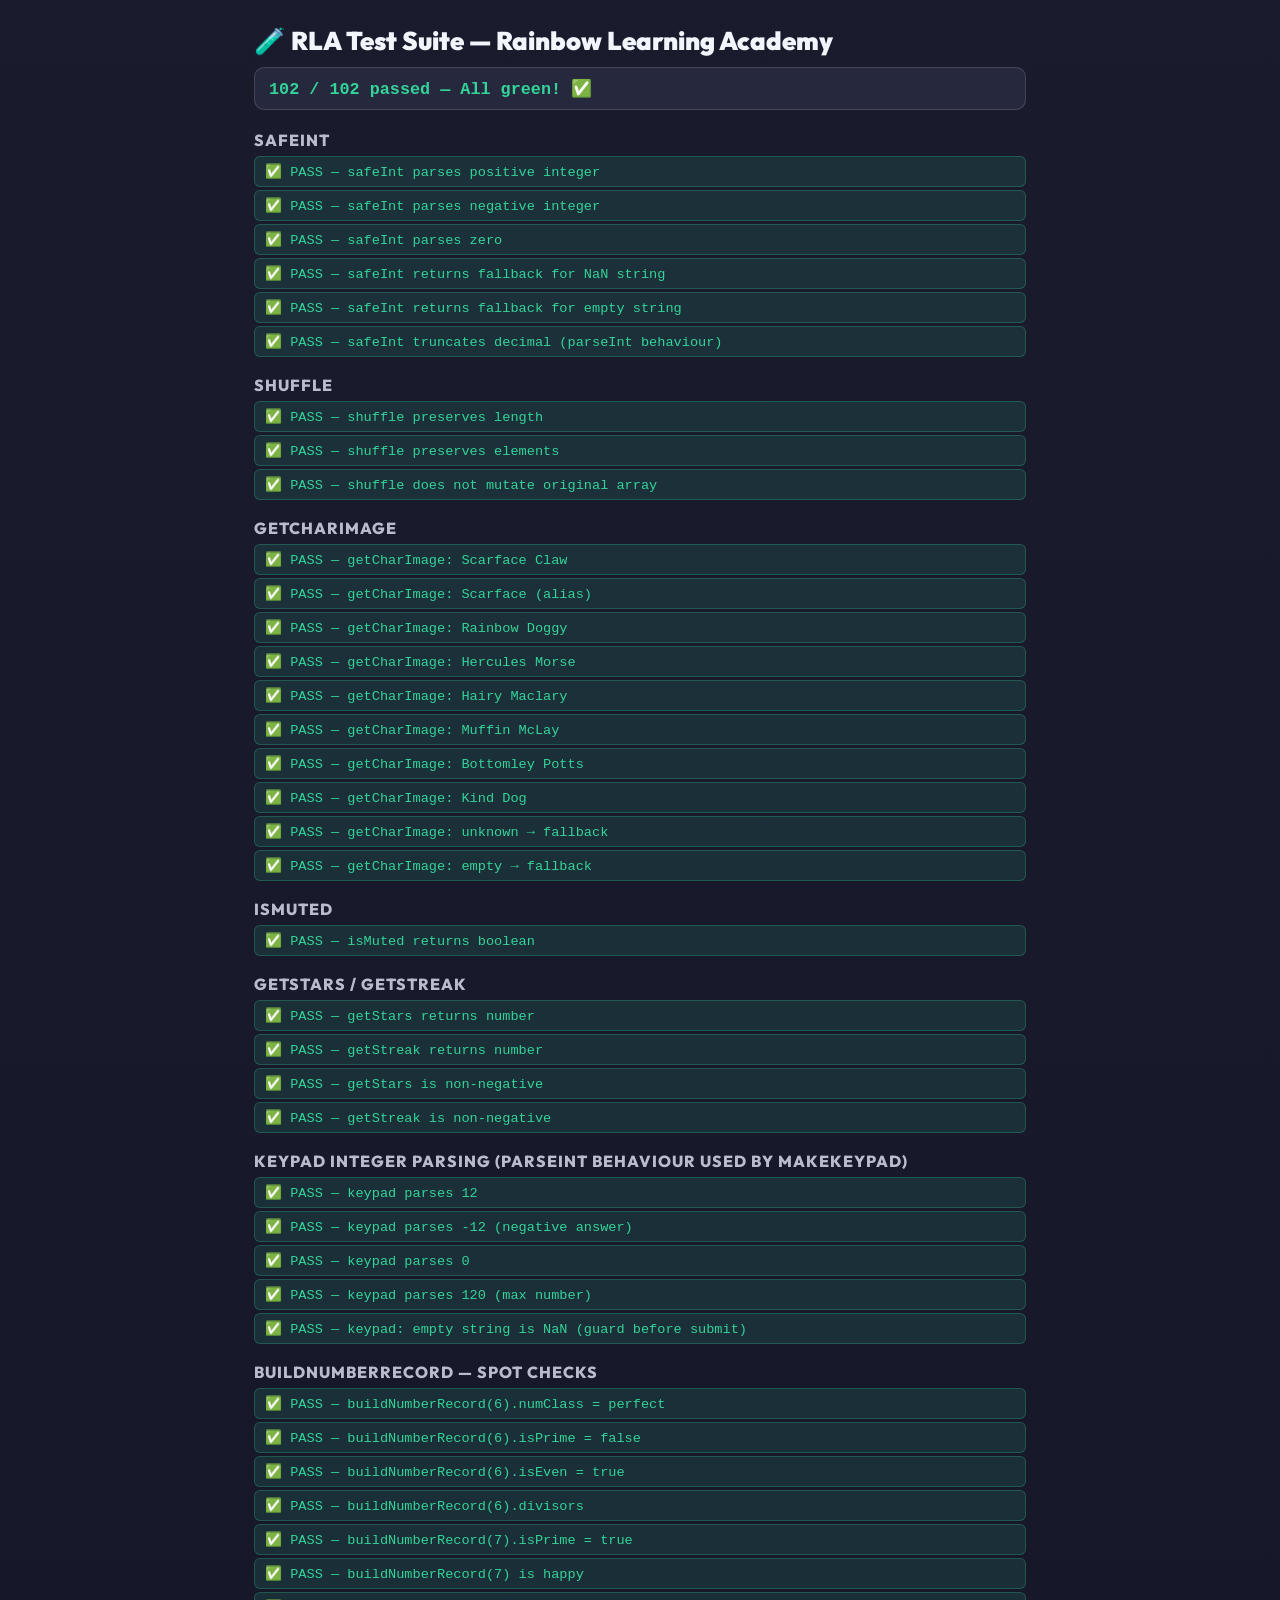
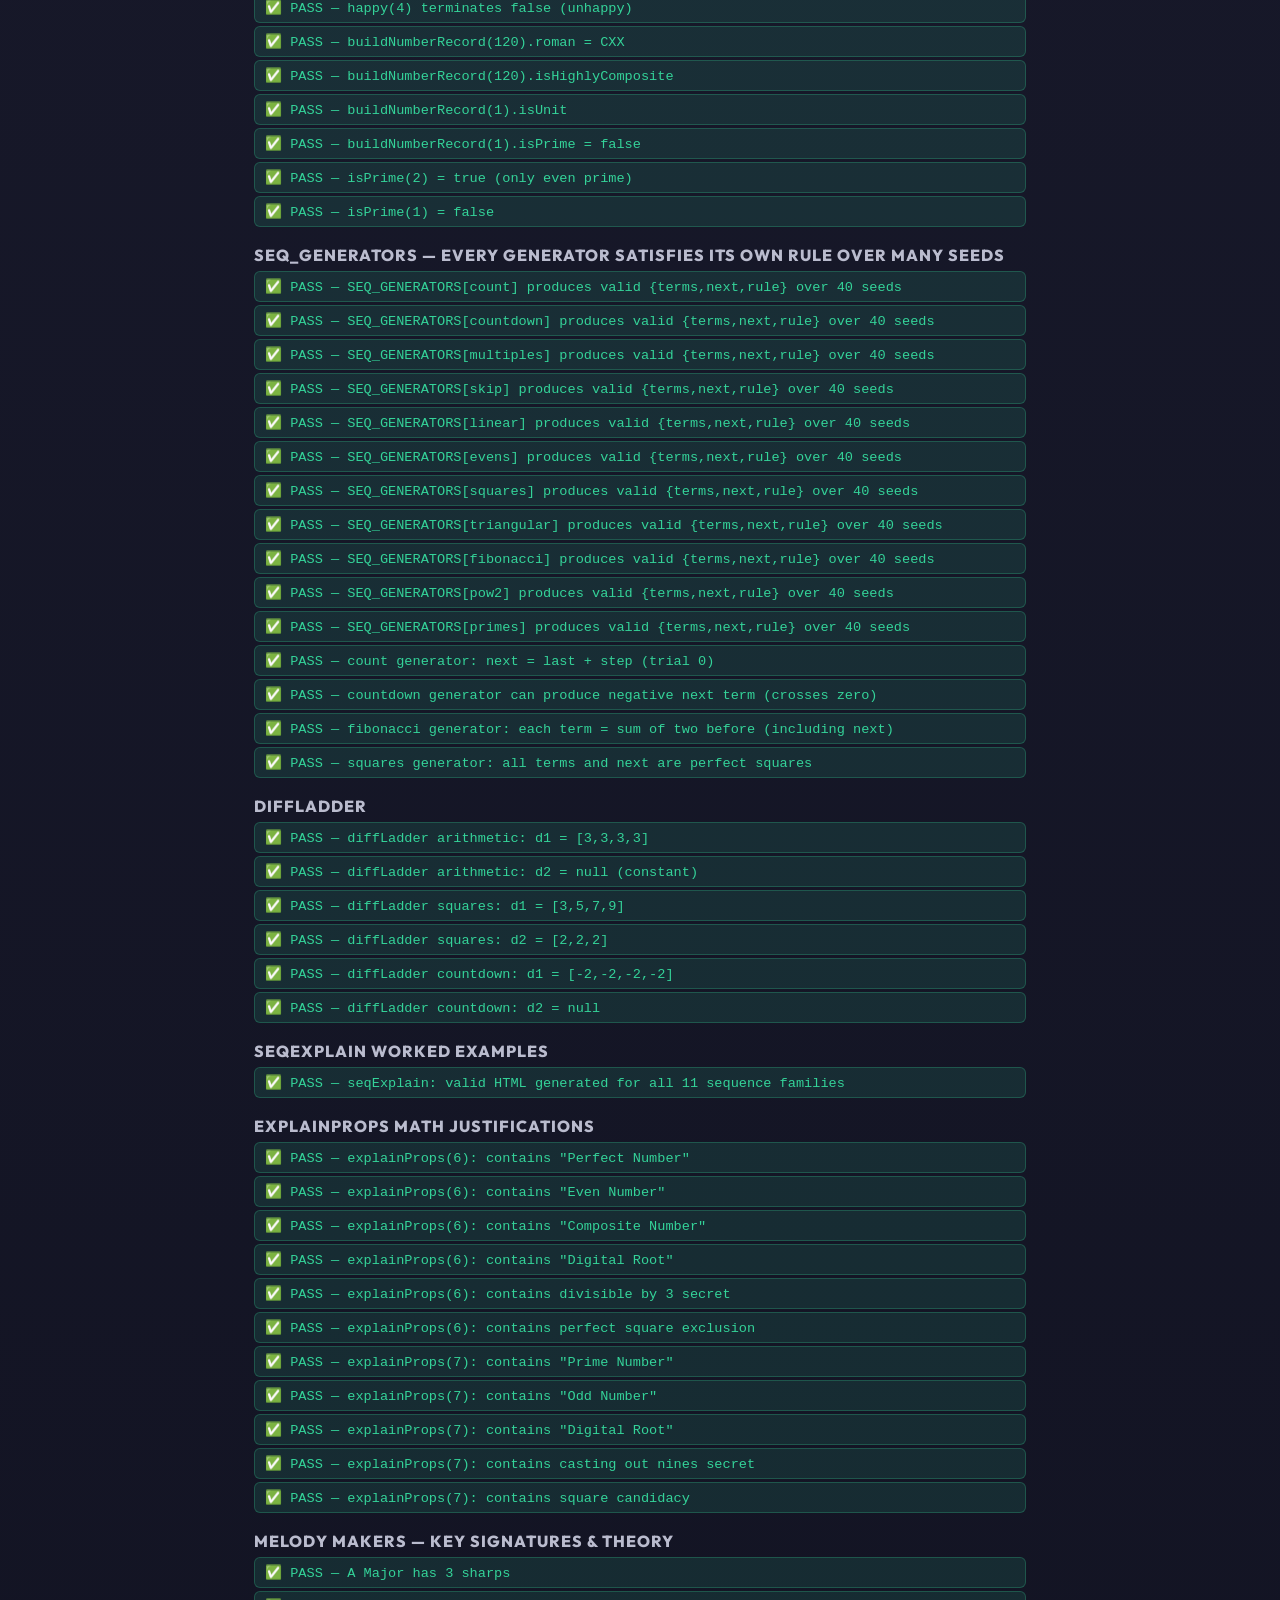
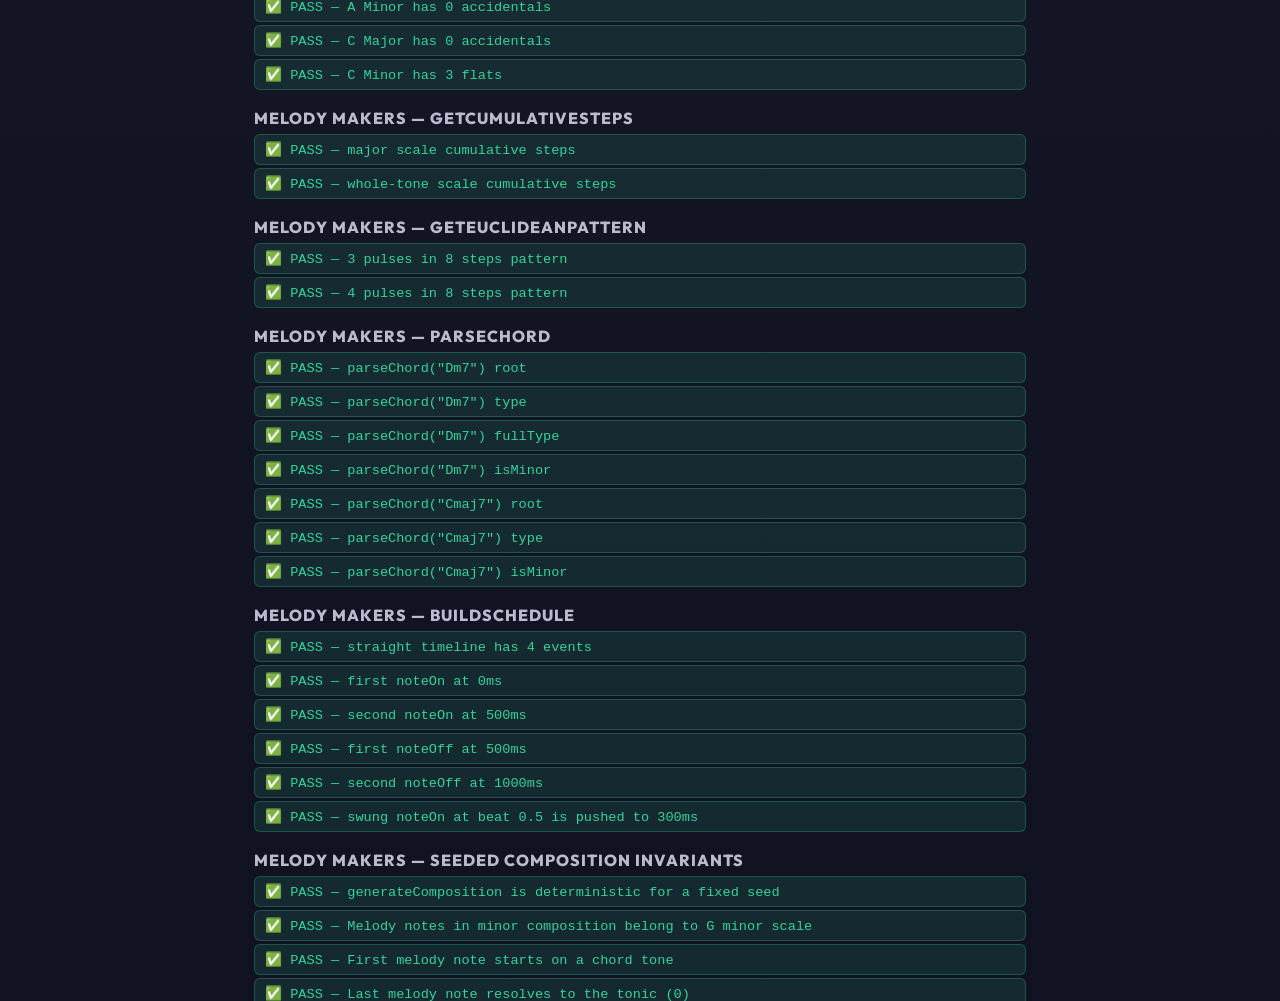
<file: tests.html>
<!DOCTYPE html>
<html lang="en">
<head>
  <meta charset="UTF-8">
  <meta name="viewport" content="width=device-width, initial-scale=1.0">
  <title>RLA Tests — Rainbow Learning Academy</title>
  <link rel="preconnect" href="https://fonts.googleapis.com">
  <link href="https://fonts.googleapis.com/css2?family=Outfit:wght@400;600;800;900&display=swap" rel="stylesheet">
  <link rel="stylesheet" href="shared.css">
  <style>
    *, *::before, *::after { box-sizing: border-box; margin: 0; padding: 0; }
    body { padding: 24px; max-width: 820px; margin: 0 auto; font-family: 'Outfit', sans-serif; }
    h1 { font-size: 1.6rem; font-weight: 900; margin-bottom: 8px; }
    h2 { font-size: 1rem; font-weight: 800; margin: 18px 0 6px; color: var(--text2); text-transform: uppercase; letter-spacing: 1px; }
    #summary { font-family: monospace; font-size: 1.05rem; font-weight: 700; margin: 10px 0 20px; padding: 10px 14px; border-radius: 10px; border: 1px solid var(--border); background: var(--card); }
  </style>
</head>
<body>
  <h1>🧪 RLA Test Suite — Rainbow Learning Academy</h1>
  <div id="summary">Running…</div>
  <div id="results"></div>

  <script src="shared.js"></script>
  <script src="logic.js"></script>
  <script>
    let _pass = 0, _fail = 0;

    function assert(got, expected, label) {
      const ok = JSON.stringify(got) === JSON.stringify(expected);
      if (ok) _pass++; else _fail++;
      const row = document.createElement('div');
      row.style.cssText = [
        'padding:6px 10px',
        'border-radius:6px',
        'margin:3px 0',
        'font-family:monospace',
        'font-size:.85rem',
        ok ? 'background:rgba(52,211,153,.12)' : 'background:rgba(248,113,113,.12)',
        ok ? 'color:#34d399' : 'color:#f87171',
        ok ? 'border:1px solid rgba(52,211,153,.25)' : 'border:1px solid rgba(248,113,113,.25)',
      ].join(';');
      row.textContent = (ok ? '✅ PASS' : '❌ FAIL') + ' — ' + label +
        (ok ? '' : ' | got: ' + JSON.stringify(got) + ' expected: ' + JSON.stringify(expected));
      document.getElementById('results').appendChild(row);
    }

    function section(title) {
      const h = document.createElement('h2');
      h.textContent = title;
      document.getElementById('results').appendChild(h);
    }

    function summarize() {
      const total = _pass + _fail;
      const el = document.getElementById('summary');
      el.textContent = _pass + ' / ' + total + ' passed' + (_fail ? ' — ' + _fail + ' FAILED ❌' : ' — All green! ✅');
      el.style.color = _fail ? '#f87171' : '#34d399';
    }

    // ── safeInt ──────────────────────────────────────────────────────
    section('safeInt');
    assert(safeInt('7', 0),    7,   'safeInt parses positive integer');
    assert(safeInt('-12', 0), -12,  'safeInt parses negative integer');
    assert(safeInt('0', 99),   0,   'safeInt parses zero');
    assert(safeInt('abc', 42), 42,  'safeInt returns fallback for NaN string');
    assert(safeInt('', 99),    99,  'safeInt returns fallback for empty string');
    assert(safeInt('3.9', 0),  3,   'safeInt truncates decimal (parseInt behaviour)');

    // ── shuffle ───────────────────────────────────────────────────────
    section('shuffle');
    const original = [1, 2, 3, 4, 5];
    const shuffled = shuffle(original);
    assert(shuffled.length, 5, 'shuffle preserves length');
    assert([...shuffled].sort(function(a, b) { return a - b; }), [1, 2, 3, 4, 5], 'shuffle preserves elements');
    assert(original, [1, 2, 3, 4, 5], 'shuffle does not mutate original array');

    // ── getCharImage ──────────────────────────────────────────────────
    section('getCharImage');
    assert(getCharImage('Scarface Claw'),      'scarface.png',           'getCharImage: Scarface Claw');
    assert(getCharImage('Scarface'),           'scarface.png',           'getCharImage: Scarface (alias)');
    assert(getCharImage('Rainbow Doggy'),      'head.png',               'getCharImage: Rainbow Doggy');
    assert(getCharImage('Hercules Morse'),     'hercules_morse.png',     'getCharImage: Hercules Morse');
    assert(getCharImage('Hairy Maclary'),      'hairy_maclary.png',      'getCharImage: Hairy Maclary');
    assert(getCharImage('Muffin McLay'),       'muffin_mclay.png',       'getCharImage: Muffin McLay');
    assert(getCharImage('Bottomley Potts'),    'bottomley_potts.png',    'getCharImage: Bottomley Potts');
    assert(getCharImage('Kind Dog'),           'kind dog.png',           'getCharImage: Kind Dog');
    assert(getCharImage('Nobody'),             'hairy_maclary.png',      'getCharImage: unknown → fallback');
    assert(getCharImage(''),                   'hairy_maclary.png',      'getCharImage: empty → fallback');

    // ── isMuted ───────────────────────────────────────────────────────
    section('isMuted');
    assert(typeof isMuted(), 'boolean', 'isMuted returns boolean');

    // ── getStars / getStreak ──────────────────────────────────────────
    section('getStars / getStreak');
    assert(typeof getStars(),  'number', 'getStars returns number');
    assert(typeof getStreak(), 'number', 'getStreak returns number');
    assert(getStars()  >= 0,  true,     'getStars is non-negative');
    assert(getStreak() >= 0,  true,     'getStreak is non-negative');

    // ── keypad integer parsing ────────────────────────────────────────
    section('Keypad integer parsing (parseInt behaviour used by makeKeypad)');
    assert(parseInt('12',  10),  12,  'keypad parses 12');
    assert(parseInt('-12', 10), -12,  'keypad parses -12 (negative answer)');
    assert(parseInt('0',   10),   0,  'keypad parses 0');
    assert(parseInt('120', 10), 120,  'keypad parses 120 (max number)');
    assert(isNaN(parseInt('', 10)), true, 'keypad: empty string is NaN (guard before submit)');

    // ── buildNumberRecord spot-checks ────────────────────────────────
    section('buildNumberRecord — spot checks');
    (function() {
      const r6  = buildNumberRecord(6);
      assert(r6.numClass,    'perfect', 'buildNumberRecord(6).numClass = perfect');
      assert(r6.isPrime,     false,     'buildNumberRecord(6).isPrime = false');
      assert(r6.isEven,      true,      'buildNumberRecord(6).isEven = true');
      assert(r6.divisors,    [1,2,3,6], 'buildNumberRecord(6).divisors');

      const r7  = buildNumberRecord(7);
      assert(r7.isPrime,     true,      'buildNumberRecord(7).isPrime = true');
      assert(r7.happy.isHappy, true,    'buildNumberRecord(7) is happy');

      const r4 = buildNumberRecord(4);
      assert(happy(4).isHappy, false,   'happy(4) terminates false (unhappy)');

      const r120 = buildNumberRecord(120);
      assert(r120.roman,     'CXX',     'buildNumberRecord(120).roman = CXX');
      assert(r120.isHighlyComposite, true, 'buildNumberRecord(120).isHighlyComposite');

      const r1 = buildNumberRecord(1);
      assert(r1.isUnit,      true,      'buildNumberRecord(1).isUnit');
      assert(r1.isPrime,     false,     'buildNumberRecord(1).isPrime = false');

      assert(isPrime(2),     true,      'isPrime(2) = true (only even prime)');
      assert(isPrime(1),     false,     'isPrime(1) = false');
    })();

    // ── SEQ_GENERATORS — rule satisfaction ───────────────────────────
    section('SEQ_GENERATORS — every generator satisfies its own rule over many seeds');
    (function() {
      const TRIALS = 40;
      SEQ_GENERATORS.forEach(g => {
        let allOk = true;
        for (let t = 0; t < TRIALS; t++) {
          const seq = g.gen();
          // terms is array of 5
          if (seq.terms.length !== 5) { allOk = false; break; }
          // next is a number
          if (typeof seq.next !== 'number' || isNaN(seq.next)) { allOk = false; break; }
          // verify next is consistent: append next and check the last step matches the second-to-last step
          // For arithmetic families, d[n-1] of terms + next should equal the common difference
          // But since families vary, we just verify the generator's rule property is a non-empty string
          if (!seq.rule || typeof seq.rule !== 'string') { allOk = false; break; }
        }
        assert(allOk, true, `SEQ_GENERATORS[${g.family}] produces valid {terms,next,rule} over ${TRIALS} seeds`);
      });

      // count-up: next = terms[4] + step, step = terms[1]-terms[0]
      for (let t = 0; t < 20; t++) {
        const g = SEQ_GENERATORS.find(g => g.family === 'count');
        const seq = g.gen();
        const step = seq.terms[1] - seq.terms[0];
        assert(seq.next, seq.terms[4] + step, `count generator: next = last + step (trial ${t})`);
        break; // one representative is sufficient
      }

      // countdown: can produce negative terms (crosses zero for diff>=1)
      const cdg = SEQ_GENERATORS.find(g => g.family === 'countdown');
      let seenNeg = false;
      for (let t = 0; t < 200; t++) {
        const seq = cdg.gen();
        if (seq.next < 0) { seenNeg = true; break; }
      }
      assert(seenNeg, true, 'countdown generator can produce negative next term (crosses zero)');

      // Fibonacci family: terms[n] = terms[n-2] + terms[n-1]
      const fib = SEQ_GENERATORS.find(g => g.family === 'fibonacci');
      const seq = fib.gen();
      const fibOk = seq.terms[2] === seq.terms[0] + seq.terms[1]
                 && seq.terms[3] === seq.terms[1] + seq.terms[2]
                 && seq.terms[4] === seq.terms[2] + seq.terms[3]
                 && seq.next    === seq.terms[3] + seq.terms[4];
      assert(fibOk, true, 'fibonacci generator: each term = sum of two before (including next)');

      // Squares: each term = k^2
      const sqg = SEQ_GENERATORS.find(g => g.family === 'squares');
      let sqOk = true;
      for (let t = 0; t < 10; t++) {
        const s = sqg.gen();
        sqOk = sqOk && s.terms.every(v => isSquare(v)) && isSquare(s.next);
      }
      assert(sqOk, true, 'squares generator: all terms and next are perfect squares');
    })();

    // ── diffLadder ───────────────────────────────────────────────────
    section('diffLadder');
    (function() {
      // Arithmetic: d1 constant, d2 null
      const a = diffLadder([2, 5, 8, 11, 14]);
      assert(a.d1, [3,3,3,3], 'diffLadder arithmetic: d1 = [3,3,3,3]');
      assert(a.d2, null,      'diffLadder arithmetic: d2 = null (constant)');

      // Quadratic: d1 not constant, d2 present
      const b = diffLadder([1, 4, 9, 16, 25]);
      assert(b.d1, [3,5,7,9], 'diffLadder squares: d1 = [3,5,7,9]');
      assert(b.d2, [2,2,2],   'diffLadder squares: d2 = [2,2,2]');

      // Countdown: d1 negative and constant
      const c = diffLadder([10, 8, 6, 4, 2]);
      assert(c.d1, [-2,-2,-2,-2], 'diffLadder countdown: d1 = [-2,-2,-2,-2]');
      assert(c.d2, null,          'diffLadder countdown: d2 = null');
    })();

    // ── seqExplain (Worked Examples) ─────────────────────────────────
    section('seqExplain Worked Examples');
    (function() {
      let allFamiliesChecked = true;
      SEQ_GENERATORS.forEach(g => {
        const seq = g.gen();
        const html = seqExplain(seq);
        if (!html || typeof html !== 'string' || html.length < 50) {
          allFamiliesChecked = false;
        }
      });
      assert(allFamiliesChecked, true, 'seqExplain: valid HTML generated for all 11 sequence families');
    })();

    // ── explainProps (Math Justifications) ───────────────────────────
    section('explainProps Math Justifications');
    (function() {
      const r6 = buildNumberRecord(6);
      const html6 = explainProps(r6, 3);
      assert(html6.includes('Perfect Number'), true, 'explainProps(6): contains "Perfect Number"');
      assert(html6.includes('Even Number'), true, 'explainProps(6): contains "Even Number"');
      assert(html6.includes('Composite Number'), true, 'explainProps(6): contains "Composite Number"');
      assert(html6.includes('Digital Root'), true, 'explainProps(6): contains "Digital Root"');
      assert(html6.includes('divisible by 3'), true, 'explainProps(6): contains divisible by 3 secret');
      assert(html6.includes('never</em> be a perfect square'), true, 'explainProps(6): contains perfect square exclusion');

      const r7 = buildNumberRecord(7);
      const html7 = explainProps(r7, 3);
      assert(html7.includes('Prime Number'), true, 'explainProps(7): contains "Prime Number"');
      assert(html7.includes('Odd Number'), true, 'explainProps(7): contains "Odd Number"');
      assert(html7.includes('Digital Root'), true, 'explainProps(7): contains "Digital Root"');
      assert(html7.includes('casting out nines'), true, 'explainProps(7): contains casting out nines secret');
      assert(html7.includes('candidate, though it\'s not a perfect square'), true, 'explainProps(7): contains square candidacy');
    })();
  </script>

  <script type="module">
    import * as MT from './music/music-theory.js';
    import * as Composer from './music/composer.js';
    import * as Notation from './music/notation.js';

    section('Melody Makers — Key Signatures & Theory');
    assert(MT.KEY_SIGNATURE_ACCIDENTALS['A'], 3, 'A Major has 3 sharps');
    assert(MT.KEY_SIGNATURE_ACCIDENTALS['Am'], 0, 'A Minor has 0 accidentals');
    assert(MT.KEY_SIGNATURE_ACCIDENTALS['C'], 0, 'C Major has 0 accidentals');
    assert(MT.KEY_SIGNATURE_ACCIDENTALS['Cm'], -3, 'C Minor has 3 flats');

    section('Melody Makers — getCumulativeSteps');
    const majorSteps = MT.getCumulativeSteps(MT.SCALE_FORMULAS.major);
    assert(JSON.stringify(majorSteps), '[0,2,4,5,7,9,11]', 'major scale cumulative steps');
    const wholeToneSteps = MT.getCumulativeSteps(MT.SCALE_FORMULAS.whole_tone);
    assert(JSON.stringify(wholeToneSteps), '[0,2,4,6,8,10]', 'whole-tone scale cumulative steps');

    section('Melody Makers — getEuclideanPattern');
    assert(JSON.stringify(Composer.getEuclideanPattern(3, 8)), '[1,0,0,1,0,1,0,0]', '3 pulses in 8 steps pattern');
    assert(JSON.stringify(Composer.getEuclideanPattern(4, 8)), '[1,0,1,0,1,0,1,0]', '4 pulses in 8 steps pattern');

    section('Melody Makers — parseChord');
    const dMin7 = Composer.parseChord('Dm7');
    assert(dMin7.root, 'D', 'parseChord("Dm7") root');
    assert(dMin7.type, 'min', 'parseChord("Dm7") type');
    assert(dMin7.fullType, 'min7', 'parseChord("Dm7") fullType');
    assert(dMin7.isMinor, true, 'parseChord("Dm7") isMinor');

    const cMaj7 = Composer.parseChord('Cmaj7');
    assert(cMaj7.root, 'C', 'parseChord("Cmaj7") root');
    assert(cMaj7.type, 'maj7', 'parseChord("Cmaj7") type');
    assert(cMaj7.isMinor, false, 'parseChord("Cmaj7") isMinor');

    section('Melody Makers — buildSchedule');
    const mockComp = {
      meta: {
        tempo: 120,
        swing: 0,
        humanize: false,
        seed: 'test'
      },
      voices: [
        {
          name: 'Right Hand',
          instrument: 0,
          notes: [
            { midi: 60, startBeat: 0, durBeats: 1 },
            { midi: 64, startBeat: 1, durBeats: 1 }
          ]
        }
      ]
    };
    const events = Notation.buildSchedule(mockComp);
    assert(events.length, 4, 'straight timeline has 4 events');
    assert(events[0].timeMs, 0, 'first noteOn at 0ms');
    assert(events[1].timeMs, 500, 'second noteOn at 500ms');
    assert(events[2].timeMs, 500, 'first noteOff at 500ms');
    assert(events[3].timeMs, 1000, 'second noteOff at 1000ms');

    const mockCompSwung = {
      meta: {
        tempo: 120,
        swing: 0.6,
        humanize: false,
        seed: 'test'
      },
      voices: [
        {
          name: 'Right Hand',
          instrument: 0,
          notes: [
            { midi: 60, startBeat: 0.5, durBeats: 0.5 }
          ]
        }
      ]
    };
    const swungEvents = Notation.buildSchedule(mockCompSwung);
    // swing=0.6 pushes 0.5 to 0.6, timeSec = 0.6 * (60/120) = 0.3s = 300ms
    assert(swungEvents[0].timeMs, 300, 'swung noteOn at beat 0.5 is pushed to 300ms');

    section('Melody Makers — Seeded Composition Invariants');
    // Determinism
    const comp1 = Composer.generateComposition('rainbow', { key: 'C', isMinor: false });
    const comp2 = Composer.generateComposition('rainbow', { key: 'C', isMinor: false });
    assert(JSON.stringify(comp1), JSON.stringify(comp2), 'generateComposition is deterministic for a fixed seed');

    // Minor scale membership
    const minorComp = Composer.generateComposition('slinky', { key: 'G', isMinor: true });
    const gMinorSteps = [0, 2, 3, 5, 7, 8, 10];
    let minorNotesInScale = true;
    minorComp.voices[0].notes.forEach(n => {
      const step = ((n.midi - 67) % 12 + 12) % 12;
      if (!gMinorSteps.includes(step)) {
        minorNotesInScale = false;
      }
    });
    assert(minorNotesInScale, true, 'Melody notes in minor composition belong to G minor scale');

    // Tonic/Chord tone start & end resolution
    const startMidi = comp1.voices[0].notes[0].midi;
    const endMidi = comp1.voices[0].notes[comp1.voices[0].notes.length - 1].midi;
    const cMajorChordTones = [0, 4, 7];
    const startStep = ((startMidi - 60) % 12 + 12) % 12;
    const endStep = ((endMidi - 60) % 12 + 12) % 12;
    assert(cMajorChordTones.includes(startStep), true, 'First melody note starts on a chord tone');
    assert(endStep, 0, 'Last melody note resolves to the tonic (0)');

    // Integration tests for returned meta option passing
    const compMinorMode = Composer.generateComposition('minor-test', { mode: 'minor', key: 'C' });
    const cMinorSteps = [0, 2, 3, 5, 7, 8, 10]; // natural minor steps
    let minorModeNotesInScale = true;
    compMinorMode.voices[0].notes.forEach(n => {
      const step = ((n.midi - 60) % 12 + 12) % 12;
      if (!cMinorSteps.includes(step)) {
        minorModeNotesInScale = false;
      }
    });
    assert(minorModeNotesInScale, true, 'Melody notes in mode:"minor" belong to C natural minor scale');
    
    const compSwingMeta = Composer.generateComposition('swing-test', { swing: 1.0 });
    assert(compSwingMeta.meta.swing, 1.0, 'generateComposition passes swing to returned meta object');

    summarize();
  </script>
</body>
</html>
</file>
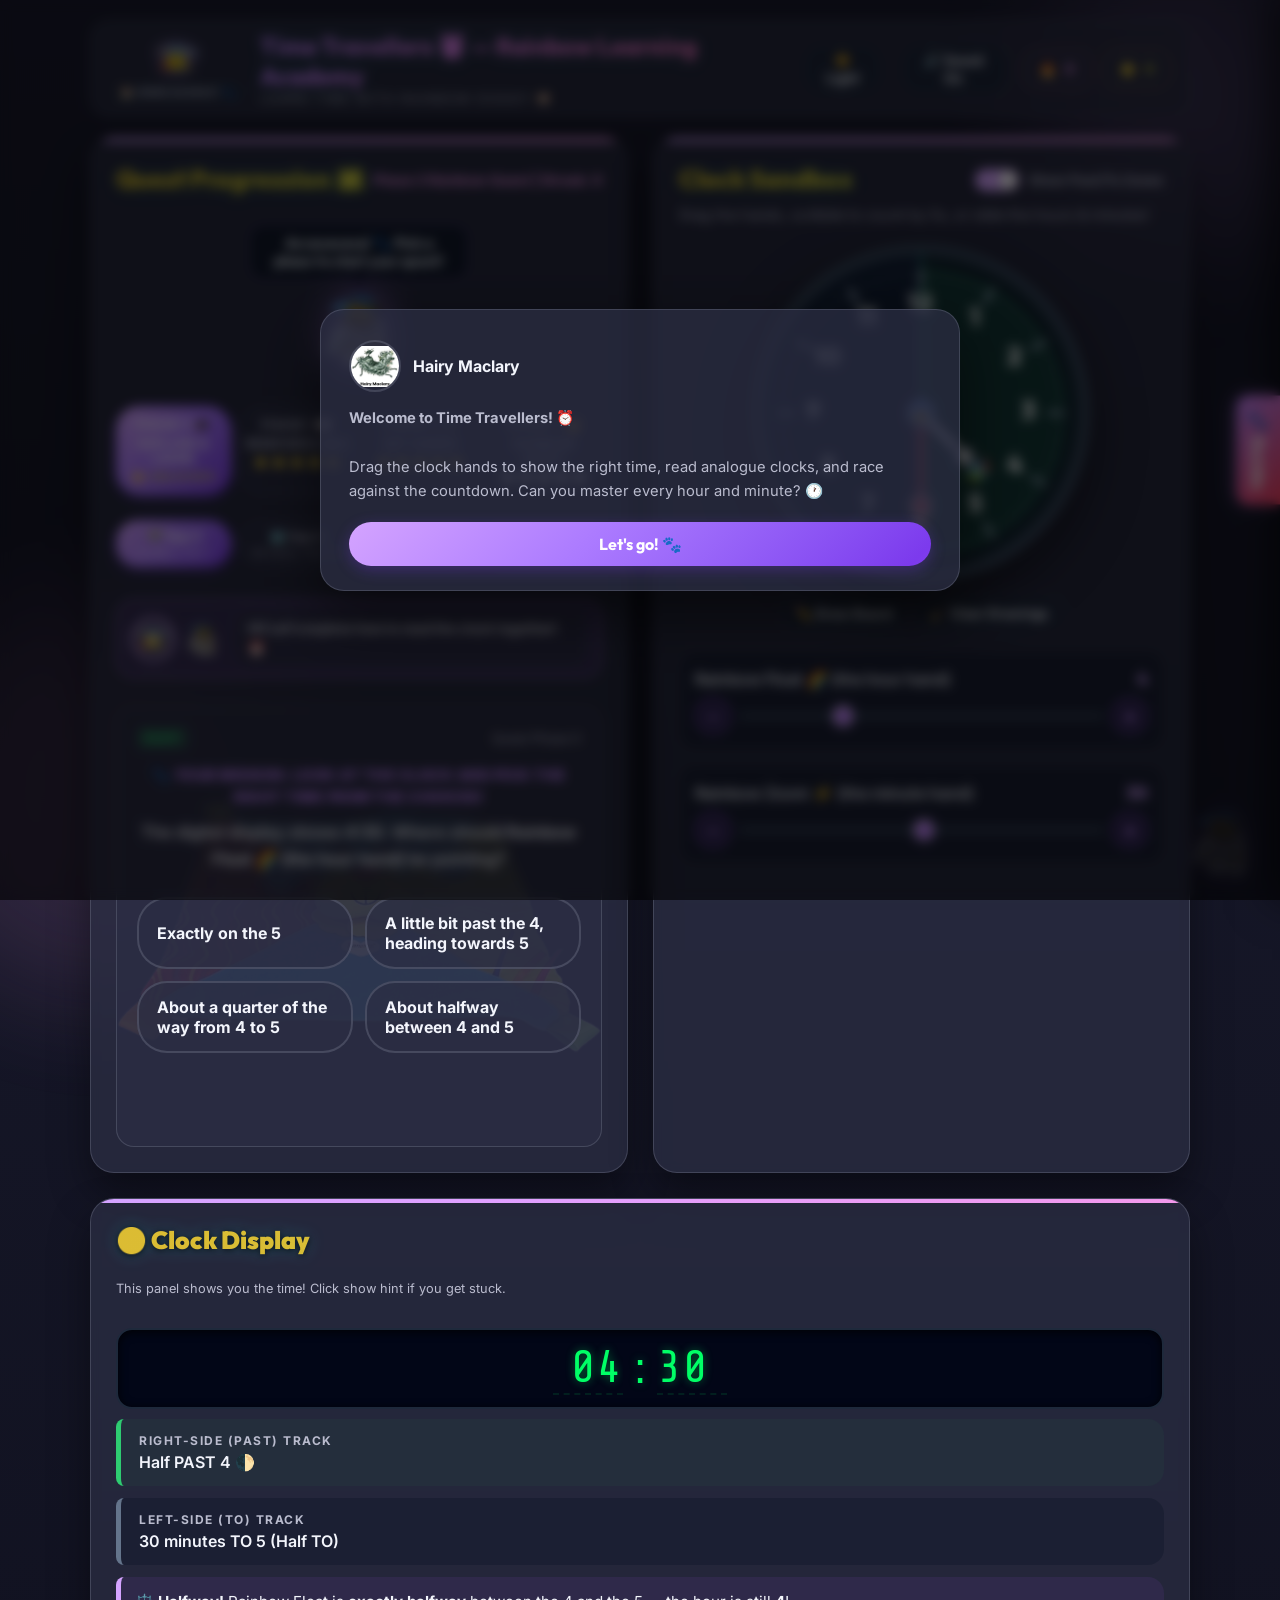
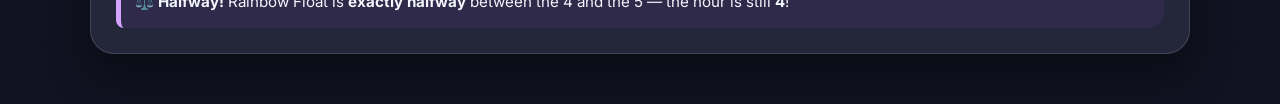
<file: time.html>
<!DOCTYPE html>
<html lang="en">
<head>
    <meta charset="UTF-8">
    <meta name="viewport" content="width=device-width, initial-scale=1.0">
    <title>Time Travellers — Rainbow Learning Academy</title>
    <!-- Google Fonts -->
    <link rel="preconnect" href="https://fonts.googleapis.com">
    <link rel="preconnect" href="https://fonts.gstatic.com" crossorigin>
    <link href="https://fonts.googleapis.com/css2?family=Outfit:wght@400;600;800&family=Inter:wght@400;600;700&family=Share+Tech+Mono&display=swap" rel="stylesheet">
    <link rel="stylesheet" href="shared.css">

    <style>
        :root {
            --accent: var(--accent-purple);
            --accent2: var(--accent-pink);
            --past-bg: var(--past-half-bg);
            --past-border: #2ecc71;
            --past-glow: rgba(46, 204, 113, 0.4);
            --to-bg: var(--to-half-bg);
            --to-border: #3498db;
            --to-glow: rgba(52, 152, 219, 0.4);
        }

        * {
            box-sizing: border-box;
            margin: 0;
            padding: 0;
            font-family: 'Inter', sans-serif;
            -webkit-tap-highlight-color: transparent;
        }

        body {
            background: var(--theme-bg-gradient);
            color: var(--text-primary);
            min-height: 100vh;
            display: flex;
            flex-direction: column;
            align-items: center;
            overflow-x: hidden;
            padding: 20px 10px;
        }

        h1, h2, h3, h4 {
            font-family: 'Outfit', sans-serif;
            font-weight: 800;
        }

        header {
            width: 100%;
            max-width: 1100px;
            display: flex;
            justify-content: space-between;
            align-items: center;
            padding: 10px 20px;
            margin-bottom: 20px;
            background: var(--card);
            backdrop-filter: blur(5px);
            border-radius: 20px;
            border: 1px solid var(--card-border);
        }

        .logo-section {
            display: flex;
            align-items: center;
            gap: 12px;
        }

        .logo-icon {
            font-size: 2.2rem;
            animation: pulse-glow 2s infinite ease-in-out;
        }

        .logo-text h1 {
            font-size: 1.5rem;
            background: linear-gradient(to right, #c084fc, #f472b6);
            -webkit-background-clip: text;
            -webkit-text-fill-color: transparent;
            filter: var(--logo-glow);
        }

        .logo-text p {
            font-size: 0.75rem;
            color: var(--text-secondary);
            text-transform: uppercase;
            letter-spacing: 2px;
        }

        .stats-bar {
            display: flex;
            align-items: center;
            gap: 15px;
        }

        .stat-badge {
            background: var(--card);
            border: 1px solid var(--card-border);
            padding: 8px 14px;
            border-radius: 12px;
            display: flex;
            align-items: center;
            gap: 8px;
            font-weight: 700;
            font-family: 'Outfit', sans-serif;
        }

        .stat-badge.stars {
            color: var(--accent-yellow);
            box-shadow: 0 0 10px rgba(245, 158, 11, 0.2);
        }

        .stat-badge.streak {
            color: var(--accent-pink);
            box-shadow: 0 0 10px rgba(244, 63, 94, 0.2);
        }

        .main-container {
            width: 100%;
            max-width: 1100px;
            display: grid;
            grid-template-columns: 1fr 1fr;
            grid-template-rows: auto auto;
            gap: 25px;
            margin-bottom: 30px;
        }

        #questPanel {
            grid-column: 1;
            grid-row: 1;
        }

        #clockPanel {
            grid-column: 2;
            grid-row: 1;
        }

        #decoderPanel {
            grid-column: 1 / span 2;
            grid-row: 2;
        }

        @media (max-width: 900px) {
            .main-container {
                grid-template-columns: 1fr;
                grid-template-rows: auto;
                gap: 15px;
            }
            #questPanel {
                grid-column: 1;
                grid-row: 1;
            }
            #clockPanel {
                grid-column: 1;
                grid-row: 2;
            }
            #decoderPanel {
                grid-column: 1;
                grid-row: 3;
            }
            .panel {
                max-width: 100%;
                width: 100%;
                margin: 0 auto;
            }
        }

        @media (max-width: 600px) {
            body {
                padding: 10px 6px;
            }
            header {
                flex-direction: column;
                gap: 10px;
                padding: 12px 10px;
                border-radius: 16px;
                margin-bottom: 12px;
            }
            .logo-section {
                gap: 8px;
            }
            .logo-icon {
                font-size: 1.8rem;
            }
            .logo-text h1 {
                font-size: 1.25rem;
            }
            .stats-bar {
                width: 100%;
                justify-content: space-around;
                gap: 5px;
            }
            .stat-badge {
                padding: 6px 10px;
                font-size: 0.8rem;
                border-radius: 10px;
            }
            .panel {
                padding: 14px;
                border-radius: 18px;
                gap: 12px;
                max-width: 100%;
            }
            .panel h2 {
                font-size: 1.2rem;
            }
            .clock-workspace p {
                font-size: 0.8rem;
            }
            .clock-container {
                width: 270px;
                height: 270px;
                max-width: 90vw;
                max-height: 90vw;
                border-width: 8px;
            }
            .board-controls {
                margin-top: 6px;
            }
            .controls-grid {
                gap: 8px;
            }
            .slider-wrapper {
                padding: 8px 10px;
            }
            .slider-header .current-val {
                font-size: 0.95rem;
            }
            .level-tabs {
                gap: 4px;
                margin-bottom: 8px;
            }
            .tab-btn {
                padding: 6px 3px;
                font-size: 0.65rem;
                border-radius: 20px;
            }
            .tab-btn strong {
                font-size: 0.6rem;
            }
            .diff-selector {
                gap: 4px;
                margin-bottom: 8px;
            }
            .diff-btn {
                padding: 6px 3px;
                font-size: 0.65rem;
                border-radius: 20px;
            }
            .diff-btn small {
                font-size: 0.52rem;
            }
            .challenge-card {
                padding: 12px;
                gap: 10px;
            }
            .challenge-text {
                font-size: 0.95rem;
                line-height: 1.4;
                text-align: center;
            }
            .choices-grid {
                grid-template-columns: 1fr;
                gap: 8px;
            }
            .choice-btn {
                padding: 10px 12px;
                font-size: 0.85rem;
                border-radius: 24px;
            }
            .feedback-message {
                font-size: 0.95rem;
            }
            .digital-clock-display {
                padding: 6px 10px;
            }
            .digital-digits-input {
                font-size: 2rem;
                width: 48px;
            }
            .digital-digits {
                font-size: 2rem;
            }
            #digitalColon {
                font-size: 2rem;
            }
            .card-body {
                font-size: 0.9rem;
            }
            .interpretation-card {
                padding: 8px 12px;
            }
            .neighborhood-tracker {
                padding: 10px;
                font-size: 0.85rem;
            }
            .tool-btn {
                padding: 6px 10px;
                font-size: 0.8rem;
                border-radius: 20px;
            }
            .primary-btn {
                padding: 10px 18px;
                font-size: 0.9rem;
                border-radius: 24px;
            }
        }

        .panel {
            background: var(--card);
            backdrop-filter: blur(5px);
            border-radius: 24px;
            border: 1px solid var(--card-border);
            padding: 25px;
            box-shadow: 0 20px 40px rgba(0,0,0,0.4);
            display: flex;
            flex-direction: column;
            gap: 20px;
            position: relative;
            overflow: hidden;
            transition: transform 0.3s ease, box-shadow 0.3s ease;
        }

        .panel::before {
            content: '';
            position: absolute;
            top: 0;
            left: 0;
            width: 100%;
            height: 4px;
            background: linear-gradient(to right, var(--accent-purple), var(--accent-pink));
        }

        /* Interactive Clock Box */
        .clock-workspace {
            display: flex;
            flex-direction: column;
            align-items: center;
            justify-content: center;
            position: relative;
        }

        /* Outer Frame with Glowing Theme and Color-Coded Zones */
        .clock-container {
            position: relative;
            width: min(340px, 90vw);
            height: min(340px, 90vw);
            background: var(--clock-face);
            border-radius: 50%;
            box-shadow: 0 20px 50px rgba(0,0,0,0.5), inset 0 0 20px rgba(255,255,255,0.05);
            display: flex;
            align-items: center;
            justify-content: center;
            border: 12px solid var(--clock-border);
            user-select: none;
        }

        /* Colorful Split Background Overlay */
        .clock-zones-overlay {
            position: absolute;
            top: 0;
            left: 0;
            width: 100%;
            height: 100%;
            border-radius: 50%;
            overflow: hidden;
            pointer-events: none;
            opacity: 0.15;
            transition: opacity 0.3s;
        }

        .clock-zones-overlay.active {
            opacity: 0.6;
        }

        .past-half {
            position: absolute;
            top: 0;
            right: 0;
            width: 50%;
            height: 100%;
            background: var(--past-bg);
            border-left: 2px dashed var(--past-border);
        }

        .to-half {
            position: absolute;
            top: 0;
            left: 0;
            width: 50%;
            height: 100%;
            background: var(--to-bg);
            border-right: 2px dashed var(--to-border);
        }

        /* SVG clock elements */
        .clock-svg {
            width: 100%;
            height: 100%;
            z-index: 2;
        }

        .clock-face {
            fill: transparent;
        }

        .clock-ticks {
            stroke: var(--clock-tick);
            stroke-width: 2;
            stroke-linecap: round;
        }

        .clock-ticks.five-min {
            stroke: var(--clock-five-min);
            stroke-width: 4;
        }

        .clock-number {
            fill: var(--clock-number);
            font-size: 24px;
            font-family: 'Outfit', sans-serif;
            font-weight: 800;
            text-anchor: middle;
            dominant-baseline: middle;
        }

        .clock-hand {
            stroke-linecap: round;
            transform-origin: 150px 150px;
            transition: transform 0.05s linear;
            cursor: grab;
            touch-action: none;
        }

        .clock-hand:active {
            cursor: grabbing;
        }

        .hour-hand-line {
            stroke: #e2e8f0;
            stroke-width: 8;
            filter: drop-shadow(0 2px 5px rgba(0,0,0,0.5));
        }

        .minute-hand-line {
            stroke: #ff4757;
            stroke-width: 5;
            filter: drop-shadow(0 2px 5px rgba(255,71,87,0.3));
        }

        .clock-center-pin {
            fill: #ff4757;
            stroke: #e2e8f0;
            stroke-width: 3;
        }

        /* Controls Sandbox Panel */
        .controls-grid {
            display: flex;
            flex-direction: column;
            gap: 15px;
            width: 100%;
        }

        .slider-wrapper {
            background: var(--inline-panel-bg);
            border: 1px solid var(--card-border);
            padding: 15px;
            border-radius: 16px;
        }

        .slider-header {
            display: flex;
            justify-content: space-between;
            align-items: center;
            margin-bottom: 8px;
            font-weight: 600;
        }

        .slider-header span {
            color: var(--text-secondary);
            font-size: 0.85rem;
        }

        .slider-header .current-val {
            color: var(--accent-purple);
            font-size: 1.1rem;
            font-weight: 800;
            font-family: 'Outfit', sans-serif;
        }

        .slider-wrapper input[type="range"] {
            width: 100%;
            height: 6px;
            border-radius: 3px;
            outline: none;
            background: #334155;
            -webkit-appearance: none;
            cursor: pointer;
        }

        .slider-wrapper input[type="range"]::-webkit-slider-thumb {
            -webkit-appearance: none;
            width: 20px;
            height: 20px;
            border-radius: 50%;
            background: linear-gradient(135deg, #c084fc, #a855f7);
            border: 2px solid #ffffff;
            box-shadow: 0 0 8px rgba(168, 85, 247, 0.5);
            transition: transform 0.1s;
        }

        .slider-wrapper input[type="range"]::-webkit-slider-thumb:hover {
            transform: scale(1.2);
        }

        .slider-stepper {
            display: flex; align-items: center; gap: 8px; margin-top: 8px;
        }
        .slider-stepper input[type="range"] { flex: 1; margin-top: 0; }
        .step-btn {
            flex-shrink: 0;
            width: 36px; height: 36px;
            border-radius: 50%; border: 2px solid rgba(168,85,247,.5);
            background: rgba(168,85,247,.12); color: #c084fc;
            font-size: 1.3rem; font-weight: 900; line-height: 1;
            cursor: pointer; display: flex; align-items: center; justify-content: center;
            transition: background .15s, transform .15s;
            font-family: 'Outfit', sans-serif;
            -webkit-tap-highlight-color: transparent;
        }
        .step-btn:active { background: rgba(168,85,247,.3); transform: scale(0.92); }

        /* Beautiful Digital Interface Output */
        .digital-clock-display {
            background: #020617;
            border: 2px solid #1e293b;
            border-radius: 16px;
            padding: 12px;
            display: flex;
            justify-content: center;
            align-items: center;
            box-shadow: inset 0 2px 10px rgba(0,0,0,0.8);
            position: relative;
            margin-bottom: 10px;
        }

        .digital-digits {
            font-family: 'Share Tech Mono', monospace;
            font-size: 2.8rem;
            color: #00ff66;
            letter-spacing: 4px;
            text-shadow: 0 0 10px rgba(0, 255, 102, 0.4);
        }

        /* Explanation Box & Zone Alerts */
        .linguistic-box {
            display: flex;
            flex-direction: column;
            gap: 12px;
            width: 100%;
        }

        .interpretation-card {
            background: rgba(15, 23, 42, 0.4);
            border-left: 5px solid #64748b;
            padding: 14px 18px;
            border-radius: 8px 16px 16px 8px;
            transition: all 0.3s ease;
        }

        .interpretation-card.past {
            border-left-color: var(--past-border);
            background: rgba(46, 204, 113, 0.04);
        }

        .interpretation-card.to {
            border-left-color: var(--to-border);
            background: rgba(52, 152, 219, 0.04);
        }

        .card-title {
            font-size: 0.75rem;
            text-transform: uppercase;
            letter-spacing: 1.5px;
            color: var(--text-secondary);
            margin-bottom: 4px;
            font-weight: 700;
        }

        .card-body {
            font-size: 1rem;
            font-weight: 600;
            color: var(--text-primary);
        }

        .neighborhood-tracker {
            background: rgba(168, 85, 247, 0.08);
            border-left: 5px solid var(--accent-purple);
            padding: 14px;
            border-radius: 8px 16px 16px 8px;
            font-size: 0.95rem;
            line-height: 1.5;
        }

        /* Interactive Quiz Segment */
        .quiz-container {
            display: flex;
            flex-direction: column;
            gap: 15px;
            border-top: 1px solid var(--card-border);
            padding-top: 20px;
        }

        .level-tabs {
            display: grid;
            grid-template-columns: repeat(4, 1fr);
            gap: 8px;
            margin-bottom: 5px;
        }

        .tab-btn {
            background: var(--card);
            border: 1px solid var(--card-border);
            color: var(--text-secondary);
            padding: 10px 5px;
            font-size: 0.75rem;
            border-radius: 24px;
            cursor: pointer;
            font-weight: 700;
            transition: all 0.2s ease;
            text-transform: uppercase;
            letter-spacing: 0.5px;
            display: flex;
            flex-direction: column;
            align-items: center;
            gap: 4px;
        }

        .tab-btn.active {
            background: linear-gradient(135deg, var(--accent-purple), #7c3aed);
            color: white;
            border-color: transparent;
            box-shadow: 0 4px 12px rgba(124, 58, 237, 0.3);
        }

        .tab-btn:hover:not(.active) {
            background: var(--surface-inset);
            color: var(--text-primary);
        }

        /* ── DIFFICULTY TABS ── */
        .diff-selector {
            display: grid;
            grid-template-columns: repeat(4, 1fr);
            gap: 8px;
            margin-bottom: 12px;
        }
        .diff-btn {
            background: var(--card);
            border: 1px solid var(--card-border);
            color: var(--text-secondary);
            padding: 8px 10px;
            border-radius: 22px;
            cursor: pointer;
            font-family: 'Outfit', sans-serif;
            font-weight: 700;
            font-size: 0.78rem;
            transition: all 0.2s;
            text-align: center;
            display: flex;
            flex-direction: column;
            align-items: center;
            gap: 2px;
        }
        .diff-btn small {
            display: block;
            font-size: 0.62rem;
            font-weight: 600;
            opacity: 0.7;
        }
        .diff-btn:hover:not(.active) {
            background: var(--surface-inset);
            color: var(--text-primary);
        }
        .diff-btn.active {
            background: linear-gradient(135deg, var(--accent-purple), #7c3aed);
            color: white;
            border-color: transparent;
            box-shadow: 0 4px 12px rgba(124, 58, 237, 0.3);
        }

        .challenge-card {
            background: var(--card);
            border: 1px solid var(--card-border);
            padding: 20px;
            border-radius: 18px;
            display: flex;
            flex-direction: column;
            gap: 15px;
            animation: fadeIn 0.4s ease;
        }

        .challenge-title {
            display: flex;
            justify-content: space-between;
            align-items: center;
        }

        .difficulty-badge {
            font-size: 0.7rem;
            text-transform: uppercase;
            padding: 4px 8px;
            border-radius: 6px;
            font-weight: 800;
            letter-spacing: 1px;
        }

        .difficulty-badge.easy { background: rgba(46, 204, 113, 0.2); color: #2ecc71; }
        .difficulty-badge.medium { background: rgba(245, 158, 11, 0.2); color: #f59e0b; }
        .difficulty-badge.hard { background: rgba(239, 68, 68, 0.2); color: #ef4444; }
        .difficulty-badge.scenario { background: rgba(168, 85, 247, 0.2); color: #a855f7; }

        .challenge-text {
            font-size: 1.1rem;
            line-height: 1.5;
            color: var(--text-primary);
            font-weight: 600;
            text-align: center;
        }

        .choices-grid {
            display: grid;
            grid-template-columns: 1fr 1fr;
            gap: 12px;
        }

        @media (max-width: 500px) {
            .choices-grid {
                grid-template-columns: 1fr;
            }
        }

        .choice-btn {
            background: var(--card);
            border: 2px solid var(--card-border);
            padding: 14px 18px;
            color: var(--text-primary);
            border-radius: 30px;
            cursor: pointer;
            font-size: 1rem;
            font-weight: 700;
            text-align: left;
            transition: all 0.2s cubic-bezier(0.175, 0.885, 0.32, 1.275);
            display: flex;
            align-items: center;
            justify-content: space-between;
            outline: none;
        }

        .choice-btn:hover:not(:disabled) {
            background: var(--surface-inset);
            border-color: var(--accent-purple);
            transform: translateY(-2px);
            box-shadow: 0 4px 12px rgba(168, 85, 247, 0.15);
        }

        .choice-btn:disabled {
            cursor: not-allowed;
            opacity: 0.6;
        }

        .choice-btn.correct {
            background: rgba(46, 204, 113, 0.2) !important;
            border-color: #2ecc71 !important;
            color: #2ecc71 !important;
            box-shadow: 0 0 15px rgba(46, 204, 113, 0.2);
        }

        .choice-btn.incorrect {
            background: rgba(239, 68, 68, 0.2) !important;
            border-color: #ef4444 !important;
            color: #ef4444 !important;
            box-shadow: 0 0 15px rgba(239, 68, 68, 0.2);
        }

        /* Fill-in-the-blank sentence inputs */
        .fib-wrap {
            display: flex;
            flex-direction: column;
            gap: 14px;
            width: 100%;
        }
        .fib-sentence {
            display: flex;
            align-items: center;
            justify-content: center;
            flex-wrap: wrap;
            gap: 10px;
            font-family: 'Outfit', sans-serif;
            font-weight: 700;
            font-size: 1.15rem;
            color: var(--text-primary);
            background: rgba(168,85,247,.08);
            border: 2px solid rgba(168,85,247,.3);
            border-radius: 16px;
            padding: 18px 16px;
            line-height: 1.6;
            box-shadow: 0 0 18px rgba(168,85,247,.12);
        }
        .fib-sentence .zone-past { color: #2ecc71; font-weight: 900; }
        .fib-sentence .zone-to   { color: #3498db; font-weight: 900; }
        .fib-sentence .fib-input {
            width: 68px;
            background: rgba(255,255,255,.1);
            border: 2px solid rgba(168,85,247,.5);
            border-radius: 10px;
            color: #f8fafc;
            font-family: 'Outfit', sans-serif;
            font-weight: 800;
            font-size: 1.2rem;
            text-align: center;
            padding: 8px 4px;
            outline: none;
            transition: border-color .2s;
        }
        .fib-input:focus { border-color: var(--accent-purple); }
        .fib-input.correct { border-color: #2ecc71; background: rgba(46,204,113,.15); }
        .fib-input.incorrect { border-color: #ef4444; background: rgba(239,68,68,.15); }
        .fib-check-btn {
            width: 100%;
            padding: 13px;
            border-radius: 24px;
            border: none;
            background: linear-gradient(135deg, var(--accent-purple), var(--accent-pink));
            color: white;
            font-family: 'Outfit', sans-serif;
            font-weight: 800;
            font-size: 1rem;
            cursor: pointer;
            transition: all .2s ease;
        }
        .fib-check-btn:hover { filter: brightness(1.1); transform: scale(1.02); }

        /* Overlay Canvas Draw Board (Scratchpad) */
        .scratchpad-container {
            position: absolute;
            top: 0;
            left: 0;
            width: 100%;
            height: 100%;
            border-radius: 50%;
            z-index: 8;
            pointer-events: none;
            overflow: hidden;
        }

        .scratchpad-canvas {
            width: 100%;
            height: 100%;
            display: block;
            pointer-events: none;
        }

        .scratchpad-canvas.drawing-active {
            pointer-events: auto;
            cursor: crosshair;
        }

        .board-controls {
            display: flex;
            gap: 8px;
            justify-content: center;
            margin-top: 12px;
            width: 100%;
        }

        .tool-btn {
            background: rgba(30, 41, 59, 0.8);
            border: 1px solid var(--card-border);
            color: var(--text-primary);
            padding: 8px 14px;
            border-radius: 22px;
            cursor: pointer;
            font-size: 0.85rem;
            font-weight: 700;
            display: flex;
            align-items: center;
            gap: 6px;
            transition: all 0.25s cubic-bezier(0.175, 0.885, 0.32, 1.275);
        }

        .tool-btn:hover {
            background: rgba(47, 55, 69, 0.9);
            border-color: var(--accent-purple);
            transform: scale(1.05);
            box-shadow: 0 4px 12px rgba(168, 85, 247, 0.15);
        }

        .tool-btn.active {
            background: linear-gradient(135deg, var(--accent-pink), #e11d48);
            color: white;
            border-color: transparent;
            box-shadow: 0 4px 10px rgba(225, 29, 72, 0.3);
        }

        /* Floating action overlay buttons */
        .action-footer {
            display: flex;
            justify-content: space-between;
            align-items: center;
            margin-top: 10px;
        }

        .primary-btn {
            background: linear-gradient(135deg, var(--accent-purple) 0%, #7c3aed 50%, var(--accent-pink) 100%);
            background-size: 200% auto;
            border: none;
            padding: 12px 24px;
            font-weight: bold;
            font-size: 1rem;
            border-radius: 30px;
            color: white;
            cursor: pointer;
            box-shadow: 0 4px 15px rgba(124, 58, 237, 0.3);
            transition: all 0.3s cubic-bezier(0.175, 0.885, 0.32, 1.275);
            display: flex;
            align-items: center;
            gap: 8px;
        }

        .primary-btn:hover {
            transform: translateY(-2px) scale(1.03);
            background-position: right center;
            box-shadow: 0 10px 25px rgba(124, 58, 237, 0.5);
        }

        .feedback-message {
            font-size: 1.1rem;
            font-weight: 800;
            text-align: center;
            min-height: 28px;
            margin-top: 5px;
            transition: all 0.3s;
        }

        /* Confetti Canvas Overlay */
        #confettiCanvas {
            position: fixed;
            top: 0;
            left: 0;
            width: 100%;
            height: 100%;
            pointer-events: none;
            z-index: 999;
        }

        /* Badges Modal */
        .modal {
            display: none;
            position: fixed;
            top: 0;
            left: 0;
            width: 100%;
            height: 100%;
            background: rgba(15, 23, 42, 0.85);
            backdrop-filter: blur(4px);
            z-index: 1000;
            align-items: center;
            justify-content: center;
            padding: 20px;
        }

        .modal-content {
            background: var(--card);
            border: 1px solid var(--card-border);
            max-width: 640px;
            width: 100%;
            border-radius: 28px;
            padding: 30px;
            box-shadow: 0 25px 50px rgba(0,0,0,0.5);
            position: relative;
            animation: modalSlide 0.3s cubic-bezier(0.175, 0.885, 0.32, 1.275);
        }

        .modal-header {
            display: flex;
            justify-content: space-between;
            align-items: center;
            margin-bottom: 20px;
        }

        .modal-close {
            background: none;
            border: none;
            color: var(--text-secondary);
            font-size: 1.8rem;
            cursor: pointer;
            transition: color 0.2s;
        }

        .modal-close:hover {
            color: white;
        }

        /* Help Page Info Section */
        .guide-section {
            background: rgba(15, 23, 42, 0.3);
            border: 1px solid var(--card-border);
            border-radius: 18px;
            padding: 20px;
            margin-top: 10px;
        }

        .guide-title {
            display: flex;
            align-items: center;
            gap: 8px;
            margin-bottom: 12px;
            font-size: 1.05rem;
            color: var(--accent-purple);
        }

        .guide-list {
            list-style: none;
            display: flex;
            flex-direction: column;
            gap: 10px;
            font-size: 0.9rem;
            color: var(--text-secondary);
        }

        .guide-list li {
            position: relative;
            padding-left: 20px;
            line-height: 1.4;
        }

        .guide-list li::before {
            content: '✦';
            position: absolute;
            left: 0;
            color: var(--accent-pink);
        }

        /* Animations */
        @keyframes float-hover {
            0%, 100% { transform: translate(-50%, -50%) translateY(0px); }
            50% { transform: translate(-50%, -50%) translateY(-6px); }
        }

        @keyframes modalSlide {
            from { transform: translateY(30px); opacity: 0; }
            to { transform: translateY(0); opacity: 1; }
        }

        /* Toggle zone utility checkbox styling */
        .toggle-container {
            display: flex;
            align-items: center;
            gap: 10px;
            font-size: 0.85rem;
            font-weight: 700;
            color: var(--text-secondary);
            cursor: pointer;
            user-select: none;
        }

        .toggle-switch {
            position: relative;
            width: 44px;
            height: 22px;
            background: #334155;
            border-radius: 11px;
            transition: background 0.2s;
        }

        .toggle-switch::after {
            content: '';
            position: absolute;
            top: 2px;
            left: 2px;
            width: 18px;
            height: 18px;
            background: white;
            border-radius: 50%;
            transition: transform 0.2s;
            box-shadow: 0 2px 4px rgba(0,0,0,0.2);
        }

        input[type="checkbox"] {
            display: none;
        }

        input[type="checkbox"]:checked + .toggle-switch {
            background: var(--accent-purple);
        }

        input[type="checkbox"]:checked + .toggle-switch::after {
            transform: translateX(22px);
        }

        /* Hide spinner controls on digital inputs */
        .digital-digits-input::-webkit-outer-spin-button,
        .digital-digits-input::-webkit-inner-spin-button {
            -webkit-appearance: none;
            margin: 0;
        }
        .digital-digits-input {
            -moz-appearance: textfield;
            background: transparent;
            border: none;
            color: #00ff66;
            font-family: 'Share Tech Mono', monospace;
            font-size: 2.8rem;
            width: 70px;
            outline: none;
            letter-spacing: 2px;
            text-shadow: 0 0 10px rgba(0, 255, 102, 0.4);
            border-bottom: 2px dashed rgba(0, 255, 102, 0.1);
            transition: border-color 0.2s;
        }
        .digital-digits-input:focus {
            border-bottom-color: #00ff66;
            background: rgba(0, 255, 102, 0.05);
            border-radius: 4px;
        }
        @keyframes blink {
            50% { opacity: 0; }
        }

        /* ── Character Inline Avatar Pop-up Hover Styles ── */
        .char-inline-span {
            white-space: nowrap;
            display: inline-flex;
            align-items: center;
            gap: 4px;
            vertical-align: middle;
        }

        .char-inline-img {
            width: 20px;
            height: 20px;
            border-radius: 50%;
            object-fit: cover;
            border: 1.5px solid rgba(255, 255, 255, 0.25);
            background: #fff;
            display: inline-block;
            vertical-align: middle;
            margin: 0 2px;
            transition: transform 0.25s cubic-bezier(0.175, 0.885, 0.32, 1.275), box-shadow 0.25s, border-color 0.25s;
            cursor: pointer;
            position: relative;
            z-index: 1;
        }

        .char-inline-span:hover .char-inline-img {
            transform: scale(1.2) translateY(-1px);
            box-shadow: 0 2px 6px rgba(0, 0, 0, 0.3);
            border-color: var(--accent-purple);
        }

        /* Mascot Center Card Hover Pop-up */
        .mascot-center-card {
            position: fixed;
            top: 50%; left: 50%;
            transform: translate(-50%, -50%) scale(0.6);
            opacity: 0;
            pointer-events: none;
            z-index: 1500;
            background: radial-gradient(circle at top left, rgba(20, 16, 45, 0.98), rgba(10, 8, 25, 0.99));
            border: 2px solid rgba(192, 132, 252, 0.35);
            box-shadow: 0 30px 60px rgba(0,0,0,0.8), 0 0 40px rgba(168, 85, 247, 0.35);
            border-radius: 32px;
            padding: 34px;
            width: min(380px, 90vw);
            text-align: center;
            transition: all 0.3s cubic-bezier(0.175, 0.885, 0.32, 1.275);
        }
        .mascot-center-card.show {
            transform: translate(-50%, -50%) scale(1);
            opacity: 1;
        }
        .mcc-avatar {
            width: 200px; height: 200px;
            border-radius: 24px;
            object-fit: contain;
            padding: 12px;
            border: 2px solid rgba(192, 132, 252, 0.4);
            background: rgba(20, 10, 35, 0.85);
            box-shadow: 0 15px 35px rgba(0,0,0,0.6),
                        inset 0 0 24px rgba(192, 132, 252, 0.25);
            margin: 0 auto 20px;
            display: block;
            animation: mcc-float 3s ease-in-out infinite;
        }
        .mcc-name {
            font-family: 'Outfit', sans-serif;
            font-size: 1.5rem;
            font-weight: 900;
            color: white;
            margin-bottom: 10px;
            background: linear-gradient(to right, #c084fc, #f472b6);
            -webkit-background-clip: text; -webkit-text-fill-color: transparent;
            filter: var(--logo-glow);
        }
        .mcc-quote {
            font-size: 0.95rem;
            line-height: 1.6;
            color: #cbd5e1;
            font-style: italic;
        }
        @keyframes mcc-float {
            0%, 100% { transform: translateY(0px); }
            50% { transform: translateY(-8px); }
        }

    </style>
</head>
<body>

    <!-- Premium Background Ambient Glow Blobs -->
    <div class="blob" style="width: 300px; height: 300px; background: var(--accent-purple); opacity: 0.15; top: -50px; right: -50px; z-index: -1;"></div>
    <div class="blob" style="width: 400px; height: 400px; background: var(--accent-pink); opacity: 0.12; bottom: -100px; left: -100px; z-index: -1;"></div>

    <!-- Confetti canvas overlay for correct answers -->
    <canvas id="confettiCanvas"></canvas>

    <!-- Answer result modal -->
    <div id="answerModal" style="display:none;position:fixed;inset:0;background:var(--modal-overlay);backdrop-filter:blur(5px);z-index:1100;align-items:center;justify-content:center;padding:20px;">
      <div style="background:var(--card);border:1px solid var(--card-border);max-width:640px;width:100%;border-radius:28px;padding:28px 24px;box-shadow:0 25px 50px rgba(0,0,0,.5);animation:modalSlide .3s cubic-bezier(.175,.885,.32,1.275);text-align:center;">
        <div id="answerModalIcon" style="font-size:2.4rem;margin-bottom:8px;"></div>
        <div id="answerModalBody" style="font-size:.95rem;line-height:1.6;color:var(--text-secondary);text-align:left;"></div>
        <button id="answerModalNext" onclick="dismissAnswerModal()" style="margin-top:18px;width:100%;padding:14px;border-radius:16px;border:none;background:linear-gradient(135deg,var(--accent),var(--accent2));color:#fff;font-family:'Outfit',sans-serif;font-weight:800;font-size:1.1rem;cursor:pointer;box-shadow:0 4px 15px rgba(0,0,0,.3);">🎲 Next!</button>
      </div>
    </div>

    <header>
        <div class="logo-section" style="gap:16px;">
            <a href="index.html" class="home-avatar-btn" style="text-decoration:none;display:flex;flex-direction:column;align-items:center;gap:3px;cursor:pointer;">
                <img id="logoMascotImg" src="head.png" class="logo-icon" style="width: 44px; height: 44px; object-fit: contain; filter: drop-shadow(0 0 6px var(--accent-purple)); opacity:0.95; transition: transform 0.25s cubic-bezier(0.175, 0.885, 0.32, 1.275); margin: 0;" alt="Mascot Mascot">
                <span style="font-size:0.65rem;font-weight:800;color:var(--text-secondary);font-family:'Outfit',sans-serif;text-transform:uppercase;letter-spacing:0.3px;background:rgba(30,41,59,0.6);border:1px solid var(--card-border);padding:2px 8px;border-radius:8px;transition:all 0.2s;white-space:nowrap;">🏠 Home avavav! 🐾</span>
            </a>
            <div class="logo-text">
                <h1>Time Travellers ⏰ — Rainbow Learning Academy</h1>
                <p>Learn time with Rainbow Doggy 🐶</p>
            </div>
        </div>
        <div class="stats-bar">
            <button id="themeToggleBtn" class="tool-btn" onclick="toggleTheme()">☀️ Light</button>
            <button class="tool-btn" id="muteBtn" onclick="toggleMute()">🔊 Sound On</button>
            <div class="stat-badge streak" title="Daily Streak">
                🔥 <span id="streakCount">0</span>
            </div>
            <div class="stat-badge stars" title="Total Stars">
                ⭐ <span id="starsCount">0</span>
            </div>
        </div>
    </header>

    <div class="main-container">
        
        <!-- Quest Panel (Visually ordered at the top on mobile, right on desktop) -->
        <div class="panel" id="questPanel">
            <div style="display:flex; justify-content:space-between; align-items:center; margin-bottom:8px;">
                <h2>Quest Progression 🗺️</h2>
                <span style="font-size: 0.85rem; font-weight:700; color: var(--accent-pink);" id="levelScore">Phase 1: 0/5 Stars</span>
            </div>
            
            <!-- ── PJ INTRO ── -->
            <div id="pjIntro" style="display:none;flex-direction:column;align-items:center;gap:6px;margin-bottom:10px;animation:pjIntroFloat 2.2s ease-in-out infinite alternate;transition:transform .55s cubic-bezier(.4,0,.2,1),opacity .4s ease;">
              <div style="background:rgba(15,23,42,.88);backdrop-filter:blur(5px);border:1.5px solid rgba(192,132,252,.4);border-radius:14px;padding:9px 16px;font-family:'Outfit',sans-serif;font-weight:800;font-size:.88rem;color:#e2e8f0;text-align:center;max-width:220px;position:relative;">
                Avvavavava! 🐾 Pick a phase to start your quest!
                <div style="position:absolute;bottom:-8px;left:50%;transform:translateX(-50%) rotate(45deg);width:12px;height:12px;background:rgba(15,23,42,.88);border-right:1.5px solid rgba(192,132,252,.4);border-bottom:1.5px solid rgba(192,132,252,.4);"></div>
              </div>
              <img src="rainbow-pj.png" style="width:90px;height:90px;object-fit:contain;filter:drop-shadow(0 0 18px rgba(192,132,252,.7));cursor:pointer;" onclick="dismissPjIntro()" alt="Rainbow PJ">
            </div>
            <style>@keyframes pjIntroFloat{0%{transform:translateY(0) rotate(-3deg)}100%{transform:translateY(-10px) rotate(3deg)}}</style>

            <!-- Progression Journey Tabs Map -->
            <div class="level-tabs" style="margin-bottom: 5px;">
                <button class="tab-btn active" id="tab0" onclick="selectQuestPhase(0)" style="flex: 1;">
                    <span>Phase 0 🎓</span>
                    <strong>Explore & Learn</strong>
                    <small id="progStars0" style="font-size: 0.7rem; color: var(--accent-yellow);">⭐ Unlocked</small>
                </button>
                <button class="tab-btn nav-pulse" id="tab1" onclick="selectQuestPhase(1)" style="flex: 1;">
                    <span>Phase 1 📖</span>
                    <strong>Reinforce Q&A</strong>
                    <small id="progStars1" style="font-size: 0.7rem; color: var(--text-secondary);">⚪ ⚪ ⚪ ⚪ ⚪</small>
                </button>
                <button class="tab-btn nav-pulse" id="tab2" onclick="selectQuestPhase(2)" style="flex: 1;">
                    <span>Phase 2 🛠️</span>
                    <strong>Set Hands</strong>
                    <small id="progStars2" style="font-size: 0.7rem; color: var(--text-secondary);">⚪ ⚪ ⚪ ⚪ ⚪</small>
                </button>
                <button class="tab-btn nav-pulse" id="tab3" onclick="selectQuestPhase(3)" style="flex: 1;">
                    <span>Phase 3 👑</span>
                    <strong>Rainbow Quest</strong>
                    <small id="progStars3" style="font-size: 0.7rem; color: var(--text-secondary);">⚪ ⚪ ⚪ ⚪ ⚪</small>
                </button>
            </div>

            <!-- Year 3/4/5/6 Difficulty Selector -->
            <div class="diff-selector" id="timeDiffBar">
                <button class="diff-btn active" id="timeDiff0" onclick="setTimeDiff(0)">🌱 Year 3<small>to 30m / Tier 1</small></button>
                <button class="diff-btn" id="timeDiff1" onclick="setTimeDiff(1)">🗺️ Year 4<small>5m ticks / Tier 1-2</small></button>
                <button class="diff-btn" id="timeDiff2" onclick="setTimeDiff(2)">🏆 Year 5<small>all min / Tier 2-3</small></button>
                <button class="diff-btn" id="timeDiff3" onclick="setTimeDiff(3)">🌈 Year 6<small>full / Tier 3</small></button>
            </div>

            <!-- Mascot Speaking HUD -->
            <div id="mascotSpeechHUD" style="display: flex; align-items: center; gap: 12px; background: rgba(168, 85, 247, 0.1); border: 1px dashed var(--accent-purple); padding: 10px 14px; border-radius: 18px; margin-bottom: 8px; animation: fadeIn 0.4s ease;">
                <div style="position: relative; display: flex; align-items: center; gap: 8px; flex-shrink: 0;">
                    <img src="head.png" id="mascotBubbleImg" style="width: 44px; height: 44px; border-radius: 50%; object-fit: contain; background: rgba(255,255,255,0.1); border: 2px solid var(--accent-purple); padding: 2px; opacity:0.95; mix-blend-mode:screen;" alt="Rainbow Doggy Head">
                    <img src="rainbow-pj.png" onclick="playNextAva(0.8)" title="Rainbow PJ — click for a surprise! 🐾"
                      style="width: 40px; height: 40px; object-fit: contain; opacity: 0.92; cursor: pointer; transition: transform .18s cubic-bezier(.175,.885,.32,1.8), filter .18s;"
                      onmouseover="this.style.transform='scale(1.2) rotate(-6deg)'" onmouseout="this.style.transform=''" alt="Rainbow PJ">
                </div>
                <div style="position: relative; background: var(--card); border: 1px solid var(--card-border); padding: 8px 12px; border-radius: 14px; font-size: 0.85rem; font-weight: 600; line-height: 1.45; color: var(--text-primary); flex-grow: 1;">
                    <!-- Triangle pointer for bubble -->
                    <div style="position: absolute; left: -6px; top: 50%; transform: translateY(-50%) rotate(45deg); width: 10px; height: 10px; background: var(--card); border-left: 1px solid var(--card-border); border-bottom: 1px solid var(--card-border);"></div>
                    <span id="mascotSpeechText">Hi! I'm Rainbow Doggy 🌈 Let's learn to read the clock together!</span>
                </div>
            </div>
            
            <!-- Challenge Card -->
            <div class="challenge-card" id="quizCard" style="position: relative; overflow: hidden;">
                <!-- Decorative background overlay of the drawing puppy -->
                <div style="position: absolute; inset: 0; background: url('doggy-watermark.png') center/contain no-repeat; opacity: 0.08; mix-blend-mode: screen; pointer-events: none; z-index: 0;"></div>
                
                <div class="challenge-title" style="position: relative; z-index: 1;">
                    <span class="difficulty-badge easy" id="quizDiffBadge">EASY</span>
                    <span style="font-size: 0.8rem; color: var(--text-secondary);" id="questNumber">Quest #1</span>
                </div>
                <div class="challenge-text" id="quizText" style="position: relative; z-index: 1;">
                    Click the button below to load your first quest challenge!
                </div>
                
                <div class="choices-grid" id="quizChoices" style="position: relative; z-index: 1;">
                    <!-- Choices injected here -->
                </div>

                <div class="feedback-message" id="quizFeedback" style="position: relative; z-index: 1;"></div>

                <div class="action-footer" style="position: relative; z-index: 1; display: flex; gap: 10px; justify-content: flex-end; align-items: center;">
                    <button class="tool-btn" id="hintBtn" onclick="giveQuestHint()" style="display:none; align-items: center; gap: 5px; border-color: var(--accent-purple); color: var(--accent-purple); background: rgba(168, 85, 247, 0.1);"><img src="rainbow-pj.png" style="width:20px;height:20px;object-fit:contain;vertical-align:middle;margin-right:2px;" alt="">💡 Ask Rainbow PJ for a hint!</button>
                    <button class="primary-btn" onclick="generateChallenge()" id="nextBtn">
                        🎲 Load Challenge
                    </button>
                </div>
            </div>
        </div>
        
        <!-- Clock Panel (Left on desktop, middle on mobile) -->
        <div class="panel" id="clockPanel">
            <div style="display: flex; justify-content: space-between; align-items: center;">
                <h2>Clock Sandbox</h2>
                <label class="toggle-container">
                    <input type="checkbox" id="zoneToggle" checked onchange="toggleZones()">
                    <div class="toggle-switch"></div>
                    <span>Show Past/To Zones</span>
                </label>
            </div>
            <p style="color: var(--text-secondary); font-size: 0.9rem; margin-top: -10px;">
                Drag the hands, scribble to count by 5s, or slide the hours & minutes!
            </p>

            <div class="clock-workspace">
                <!-- Glowing Interactive Clock -->
                <div class="clock-container" id="clockBox">
                    <!-- Past/To Background Overlay -->
                    <div class="clock-zones-overlay active" id="zonesOverlay">
                        <div class="past-half"></div>
                        <div class="to-half"></div>
                    </div>
                    
                    <!-- Canvas scratchpad for doodles -->
                    <div class="scratchpad-container" id="scratchContainer">
                        <canvas class="scratchpad-canvas" id="scratchCanvas"></canvas>
                    </div>

                    <!-- Core SVG Analogue Graphics -->
                    <svg class="clock-svg" id="clockSvg" viewBox="0 0 300 300">
                        <!-- Clock Outer Rim Cover -->
                        <circle class="clock-face" cx="150" cy="150" r="142" />
                        
                        <!-- Translucent Pizza Slices Visualizer Segment Overlay -->
                        <path id="svgPizzaSlice" fill="rgba(46, 204, 113, 0.12)" stroke="rgba(46, 204, 113, 0.5)" stroke-width="2.5" stroke-dasharray="4,4" d="M 150,150 Z" style="pointer-events: none;" />
                        
                        <!-- Dynamically populated numbers & ticks go here -->
                        <g id="clockTicksG"></g>
                        <g id="clockNumbersG"></g>

                        <!-- Hands Groups (Equipped with touch/mouse grab handles and large invisible overlays) -->
                        <g class="clock-hand" id="svgHourHand" style="transform-origin: 150px 150px; cursor: grab;">
                            <line class="hour-hand-line" x1="150" y1="150" x2="150" y2="92" />
                            <polygon points="150,72 140,92 150,88 160,92" fill="#e2e8f0" stroke="#334155" stroke-width="2" />
                            <!-- Transparent large touch overlay circle! -->
                            <circle cx="150" cy="92" r="22" fill="transparent" style="cursor: grab;" />
                            <circle cx="150" cy="92" r="9" fill="#e2e8f0" stroke="#334155" stroke-width="2.5" />
                            <!-- Rainbow doggy at hour hand tip -->
                            <image href="doggy-watermark.png" x="136" y="58" width="28" height="28" style="pointer-events:none;" />
                        </g>
                        <g class="clock-hand" id="svgMinuteHand" style="transform-origin: 150px 150px; cursor: grab;">
                            <line class="minute-hand-line" x1="150" y1="150" x2="150" y2="62" />
                            <polygon points="150,42 141,62 150,58 159,62" fill="#ff4757" stroke="#ffffff" stroke-width="2" />
                            <!-- Transparent large touch overlay circle! -->
                            <circle cx="150" cy="62" r="22" fill="transparent" style="cursor: grab;" />
                            <circle cx="150" cy="62" r="9" fill="#ff4757" stroke="#ffffff" stroke-width="2.5" />
                            <!-- Rainbow Zoom doggy head at minute hand tip -->
                            <image id="svgMinuteMascotImg" href="head.png" x="139" y="31" width="22" height="22" style="pointer-events:none;" />
                        </g>
                        
                        <!-- Core Center Pivot Button styled like Rainbow's face! -->
                        <g id="svgCenterFace" style="pointer-events: none;">
                            <!-- Outer blue head circle -->
                            <circle cx="150" cy="150" r="12" fill="#3b82f6" stroke="#ffffff" stroke-width="1.5" />
                            <!-- Yellow snout overlay -->
                            <ellipse cx="150" cy="153" rx="7" ry="5" fill="#facc15" />
                            <!-- Black stitched smile (simple curve) -->
                            <path d="M 147.5,153 Q 150,155.5 152.5,153" stroke="#000000" stroke-width="1.2" fill="none" />
                            <!-- Red tiny nose -->
                            <circle cx="150" cy="150.5" r="1.5" fill="#ef4444" />
                            <!-- White tiny eyes with black pupils -->
                            <circle cx="146.5" cy="147.5" r="2" fill="#ffffff" />
                            <circle cx="153.5" cy="147.5" r="2" fill="#ffffff" />
                            <circle cx="146.5" cy="147.5" r="0.9" fill="#000000" />
                            <circle cx="153.5" cy="147.5" r="0.9" fill="#000000" />
                        </g>
                    </svg>
                </div>

                <!-- Paint Scratchpad tools -->
                <div class="board-controls">
                    <button class="tool-btn" id="doodleBtn" onclick="toggleDrawingMode()">✏️ Draw Board</button>
                    <button class="tool-btn" onclick="clearCanvas()">🧹 Clear Drawings</button>
                </div>
            </div>

            <!-- Togglable Sliders Hint Button -->
            <button class="tool-btn" id="slidersHintBtn" onclick="toggleSlidersHint()" style="display:none; justify-content:center; width:100%; font-size:0.85rem; padding:8px; border-color:var(--card-border);">⚙️ Reveal Sliders Hint</button>

            <!-- Manual Slider Controls Container -->
            <div class="controls-grid" id="slidersContainer">
                <div class="slider-wrapper">
                    <div class="slider-header">
                        <label for="hourSlider">Rainbow Float 🌈 (the hour hand)</label>
                        <span class="current-val" id="hourLabel">8</span>
                    </div>
                    <div class="slider-stepper">
                        <button class="step-btn" onclick="stepSlider('hourSlider','hourLabel',-1,1,12)" aria-label="Hour minus">−</button>
                        <input type="range" id="hourSlider" min="1" max="12" value="8" step="1">
                        <button class="step-btn" onclick="stepSlider('hourSlider','hourLabel',+1,1,12)" aria-label="Hour plus">+</button>
                    </div>
                </div>

                <div class="slider-wrapper">
                    <div class="slider-header">
                        <label for="minuteSlider">Rainbow Zoom ⚡ (the minute hand)</label>
                        <span class="current-val" id="minuteLabel">37</span>
                    </div>
                    <div class="slider-stepper">
                        <button class="step-btn" onclick="stepSlider('minuteSlider','minuteLabel',-1,0,59)" aria-label="Minute minus">−</button>
                        <input type="range" id="minuteSlider" min="0" max="59" value="37">
                        <button class="step-btn" onclick="stepSlider('minuteSlider','minuteLabel',+1,0,59)" aria-label="Minute plus">+</button>
                    </div>
                </div>
            </div>
        </div>

        <!-- Decoder Panel (Bottom of right side on desktop, bottom of stack on mobile) -->
        <div class="panel" id="decoderPanel" style="position: relative;">
            <h2>🕐 Clock Display</h2>
            <p style="color: var(--text-secondary); font-size: 0.8rem; margin-top: 4px; margin-bottom: 12px;">
                This panel shows you the time! Click show hint if you get stuck.
            </p>

            <!-- Decoder Inner Box (Can be blurred) -->
            <div id="decoderInner" style="transition: filter 0.3s ease;">
                <!-- Digital Panel with direct input -->
                <div class="digital-clock-display" style="gap: 5px; justify-content: center; align-items: center;">
                    <input type="text" class="digital-digits-input" id="digitalHourInput" inputmode="numeric" pattern="[0-9]*" maxlength="2" value="8" style="text-align: right;">
                    <span id="digitalColon" style="color: #00ff66; font-family: 'Share Tech Mono', monospace; font-size: 2.8rem; text-shadow: 0 0 10px rgba(0, 255, 102, 0.4); animation: blink 1.5s infinite;">:</span>
                    <input type="text" class="digital-digits-input" id="digitalMinuteInput" inputmode="numeric" pattern="[0-9]*" maxlength="2" value="37" style="text-align: left;">
                </div>

                <!-- Descriptive translations -->
                <div class="linguistic-box">
                    <div class="interpretation-card past" id="phrasePastCard">
                        <div class="card-title">Right-Side (Past) Track</div>
                        <div class="card-body" id="phrasePast">37 minutes past 8</div>
                    </div>
                    
                    <div class="interpretation-card to" id="phraseToCard">
                        <div class="card-title">Left-Side (To) Track</div>
                        <div class="card-body" id="phraseTo">23 minutes to 9</div>
                    </div>

                    <div class="neighborhood-tracker" id="neighbourhoodDesc">
                        🌈 <strong>Hour position:</strong> Rainbow Float is between 8 and 9. The hour is still 8!
                    </div>
                </div>
            </div>

            <!-- Decoder Lock Overlay (The premium hint overlay!) -->
            <div id="decoderOverlay" style="position: absolute; top: 0; left: 0; width: 100%; height: 100%; display: none; flex-direction: column; align-items: center; justify-content: center; background: rgba(15, 23, 42, 0.96); border-radius: 20px; border: 1px solid var(--card-border); z-index: 100; text-align: center; padding: 20px; transition: all 0.3s ease;">
                <span style="font-size: 2.2rem; margin-bottom: 10px; animation: pulse-glow 2s infinite ease-in-out;">🔒</span>
                <h4 style="margin-bottom: 6px; font-size: 0.95rem; color: var(--text-primary);">Decoder is Locked!</h4>
                <p style="font-size: 0.75rem; color: var(--text-secondary); max-width: 250px; margin-bottom: 12px; line-height: 1.4;">
                    Solve the quest using the hands on the clock face! Tap below if you need a decoder hint.
                </p>
                <button class="primary-btn" onclick="revealDecoderReadouts()" style="font-size: 0.8rem; padding: 8px 16px;">💡 Reveal Decoder Hint</button>
            </div>
        </div>

    </div>

    <!-- Floating Guide Toggle Button -->
    <button id="guideToggleBtn" onclick="toggleGuide()" style="
      position:fixed; right:0; top:50%; transform:translateY(-50%);
      z-index:200;
      background:linear-gradient(135deg,#c084fc,#f43f5e);
      color:white; border:none; border-radius:12px 0 0 12px;
      padding:14px 10px; font-size:1.1rem; cursor:pointer;
      writing-mode:vertical-rl; text-orientation:mixed;
      font-family:'Outfit',sans-serif; font-weight:800; letter-spacing:1px;
      box-shadow:-3px 0 16px rgba(192,132,252,.4);
    ">🐾 Guide</button>

    <!-- Floating Guide Drawer -->
    <div id="guideDrawer" style="
      position:fixed; right:-420px; top:0; height:100vh; width:min(420px,92vw);
      z-index:199; overflow-y:auto;
      background:rgba(10,8,25,.97); backdrop-filter:blur(6px);
      border-left:1.5px solid rgba(192,132,252,.3);
      box-shadow:-8px 0 40px rgba(0,0,0,.6);
      padding:20px 18px 40px; transition:right .35s cubic-bezier(.175,.885,.32,1.1);
    ">
      <button onclick="toggleGuide()" style="position:sticky;top:0;float:right;background:none;border:none;color:#94a3b8;font-size:1.5rem;cursor:pointer;margin-bottom:8px;">✕</button>
      <div class="panel" style="margin-top:0; background:transparent; border:none; padding:0;">
        <div class="guide-title">
                <span>🐾</span>
                <h3>Rainbow Doggy's Time Guide</h3>
            </div>
            <p style="font-size: 0.9rem; line-height: 1.5; color: var(--text-secondary); margin-bottom: 14px;">
                Woof! I'm Rainbow Doggy, and I'm SO excited to show you around the clock! These are my best tips — let's sniff them out together! 🌈🐶
            </p>
            <ul class="guide-list">
                <li style="margin-bottom: 12px; line-height: 1.6;">
                    <strong>Rainbow Zoom ⚡ (the minute hand):</strong> That's my speedy best friend! Rainbow Zoom zooms all the way around the track — 60 steps — every single hour. Zoom zoom! 🐾
                    <button class="tool-btn" style="display:inline-flex; padding:3px 8px; font-size:0.75rem; vertical-align:middle; margin-left: 8px;" onclick="playDemoLap()">🏃 Watch a Full Lap!</button>
                </li>
                <li style="margin-bottom: 12px; line-height: 1.6;">
                    <strong>Rainbow Float 🌈 (the hour hand):</strong> Rainbow Float is like me on a leisurely walkies — she takes her sweet time! She floats slowly between the numbers for the whole time Rainbow Zoom is zooming the lap. She only moves to the next number once Rainbow Zoom zooms all the way round!
                    <button class="tool-btn" style="display:inline-flex; padding:3px 8px; font-size:0.75rem; vertical-align:middle; margin-left: 8px;" onclick="demoWalkerMovement()">🚶 🌈 Watch Rainbow Float!</button>
                </li>
                <li style="margin-bottom: 12px; line-height: 1.6;">
                    <strong>O'Clock Sharp (Start of the Hour):</strong> When Rainbow Zoom points straight up at the 12 — a brand new hour starts! We both go "WOOF!" and the minutes display resets to exactly <strong>00</strong>. Fresh start!
                    <button class="tool-btn" style="display:inline-flex; padding:3px 8px; font-size:0.75rem; vertical-align:middle; margin-left: 8px;" onclick="setClockDemo(8, 0)">⏰ Show 8:00 Sharp</button>
                </li>
                <li style="margin-bottom: 12px; line-height: 1.6;">
                    <strong>The Quarter-Pizza Slices (Fractions 15, 30, 45):</strong> Imagine we're sharing a pizza! At 15 minutes we've eaten one quarter (1/4) — that's <strong>quarter past</strong>! At 30 minutes we've eaten half (1/2) — that's <strong>half past</strong>! At 45 minutes there's just one quarter slice left to go — that's <strong>quarter to</strong>!
                    <button class="tool-btn" style="display:inline-flex; padding:3px 8px; font-size:0.75rem; vertical-align:middle; margin-left: 8px;" onclick="setClockDemo(8, 15)">🍕 Quarter Past (:15)</button>
                    <button class="tool-btn" style="display:inline-flex; padding:3px 8px; font-size:0.75rem; vertical-align:middle; margin-left: 8px;" onclick="setClockDemo(8, 30)">🌓 Half Past (:30)</button>
                    <button class="tool-btn" style="display:inline-flex; padding:3px 8px; font-size:0.75rem; vertical-align:middle; margin-left: 8px;" onclick="setClockDemo(8, 45)">🍕 Quarter To (:45)</button>
                </li>
                <li style="margin-bottom: 12px; line-height: 1.6;">
                    <strong>The "PAST" Zone (Minutes 1 to 30):</strong> The green side — this is where Rainbow Zoom runs away from the last hour! We look back and say how many minutes have gone PAST. It's like counting how many steps I've run since the park gate!
                    <button class="tool-btn" style="display:inline-flex; padding:3px 8px; font-size:0.75rem; vertical-align:middle; margin-left: 8px;" onclick="setClockDemo(8, 10)">🟢 Show 8:10 (Past)</button>
                </li>
                <li style="margin-bottom: 12px; line-height: 1.6;">
                    <strong>The "TO" Zone (Minutes 31 to 59):</strong> The blue side — now Rainbow Zoom is racing towards the next hour! We count down how many steps are left TO go. At 8:40, there are 20 steps still TO reach 9 o'clock — nearly there!
                    <button class="tool-btn" style="display:inline-flex; padding:3px 8px; font-size:0.75rem; vertical-align:middle; margin-left: 8px;" onclick="setClockDemo(8, 40)">🔵 Show 8:40 (To)</button>
                </li>
                <li style="margin-bottom: 12px; line-height: 1.6;">
                    <strong>The Rainbow Float Trick! 🐾</strong> At 8:50, Rainbow Float is almost at the 9 — so close it looks like 9 o'clock! But the hour only changes when Rainbow Zoom finishes the whole lap and gets back to 12. Until then, it's still 8! Don't be fooled by how close Rainbow Float looks!
                    <button class="tool-btn" style="display:inline-flex; padding:3px 8px; font-size:0.75rem; vertical-align:middle; margin-left: 8px;" onclick="setClockDemo(8, 50)">👀 Show the Sneaky Hour (8:50)</button>
                </li>
            </ul>
            
            <!-- Dynamic Master Case Study -->
            <div style="background: rgba(168, 85, 247, 0.08); border: 2px dashed var(--accent-purple); padding: 18px; border-radius: 18px; margin-top: 20px;">
                <h4 style="color: var(--accent-purple); margin-bottom: 12px; display: flex; align-items: center; gap: 8px; font-family:'Outfit', sans-serif;">
                    <span>🐾</span> <span class="char-inline-span"><img class="char-inline-img" src="head.png"><strong>Rainbow Doggy</strong></span>'s Tricky Time Challenge: 8:40!
                </h4>
                <p style="font-size: 0.9rem; line-height: 1.5; color: var(--text-secondary); margin-bottom: 15px;">
                    Let's sniff out one single time together — <strong>8:40</strong> — and see what Rainbow Zoom, Rainbow Float, and all the zones have to say about it! Hit the button, then we'll nose through it step by step. (Psst — one of these ways sounds really funny in real life!)
                </p>
                <div style="display: flex; gap: 10px; margin-bottom: 15px;">
                    <button class="primary-btn" style="padding: 6px 12px; font-size: 0.8rem;" onclick="setClockDemo(8, 40)">🕒 Load 8:40 Live Case Study</button>
                </div>
                <div style="display: flex; flex-direction: column; gap: 10px; font-size: 0.9rem; line-height: 1.5; color: var(--text-primary);">
                    <p>🕒 <strong>Digital Screen:</strong> Displays exactly <strong>08:40</strong>.</p>
                    <p>🏃 <strong>Rainbow Zoom ⚡ (the minute hand):</strong> Has run exactly 40 steps around the racetrack (pointing at the number 8).</p>
                    <p>🚶 <strong>Rainbow Float 🌈 (the hour hand):</strong> Has floated 66% of the way from the 8 towards the 9. She looks very close to 9, but because Rainbow Zoom hasn't finished the lap yet, the hour is still <strong>8 o'clock</strong>! The hour only changes when Rainbow Zoom reaches 12.</p>
                    <p>🟢 <strong>The "PAST" Zone Way:</strong> We say it is <strong>"40 minutes past 8"</strong>. 
                        <span style="display: block; padding: 6px 12px; margin-top: 6px; background: rgba(244, 63, 94, 0.15); border-left: 3px solid var(--accent-pink); border-radius: 6px; color: var(--text-primary); font-size: 0.85rem;">
                            ⚠️ <strong>The Weird One!</strong> Saying "40 minutes past 8" is 100% correct, but it feels <em>extremely weird</em> to say in real life! Because Rainbow Zoom has crossed into the left-side blue track, humans prefer counting down to the next hour instead.
                        </span>
                </div>
            </div>
            
            <!-- Dynamic Daily Scheduling Adventure Set -->
            <div style="background: rgba(244, 63, 94, 0.05); border: 2px dashed var(--accent-pink); padding: 18px; border-radius: 18px; margin-top: 20px;">
                <h4 style="color: var(--accent-pink); margin-bottom: 12px; display: flex; align-items: center; gap: 8px; font-family:'Outfit', sans-serif;">
                    <span>🎒</span> Daily Scheduling: Time Prep Adventures!
                </h4>
                <p style="font-size: 0.9rem; line-height: 1.5; color: var(--text-secondary); margin-bottom: 15px;">
                    How do we work out when to leave so we are perfectly on time? Let's explore four awesome daily adventures throughout the day that use the exact same mathematical pattern! Click the buttons to load them on the clock sandbox:
                </p>
                
                <!-- School Adventure -->
                <div style="background: rgba(30, 41, 59, 0.4); border: 1px solid var(--card-border); padding: 14px; border-radius: 12px; margin-bottom: 15px;">
                    <h5 style="color: var(--accent-purple); font-size: 0.95rem; margin-bottom: 8px;">🏫 Morning: Walking to School</h5>
                    <p style="font-size: 0.85rem; line-height: 1.5; color: var(--text-secondary); margin-bottom: 10px;">
                        It is <strong>9:30 AM</strong> right now. School starts at <strong>10:00 AM</strong> sharp. Your walk to school with <span class="char-inline-span"><img class="char-inline-img" src="hairy_maclary.png"><strong>Hairy Maclary</strong></span> takes exactly <strong>10 minutes</strong>.
                    </p>
                    <div style="display: flex; gap: 8px; flex-wrap: wrap; margin-bottom: 12px;">
                        <button class="tool-btn" style="padding: 4px 10px; font-size: 0.75rem; border-color: var(--accent-purple);" onclick="setClockDemo(9, 30)">⏰ Show Current Time (9:30)</button>
                        <button class="tool-btn" style="padding: 4px 10px; font-size: 0.75rem; border-color: var(--accent-pink);" onclick="setClockDemo(9, 50)">🚶 Show Departure Time (9:50)</button>
                    </div>
                    <ul style="list-style-type: '⚡'; padding-left: 20px; font-size: 0.85rem; color: var(--text-primary); line-height: 1.5; display: flex; flex-direction: column; gap: 4px;">
                        <li><strong>When to leave?</strong> Count backward 10 minutes from 10:00. Leave at <strong>9:50 AM</strong> (10 minutes to 10)!</li>
                        <li><strong>Free time:</strong> From 9:30 to 9:50, you have <strong>20 minutes</strong> of spare time to practice tricks!</li>
                    </ul>
                </div>

                <!-- Shopping Adventure -->
                <div style="background: rgba(30, 41, 59, 0.4); border: 1px solid var(--card-border); padding: 14px; border-radius: 12px; margin-bottom: 15px;">
                    <h5 style="color: #60a5fa; font-size: 0.95rem; margin-bottom: 8px;">🐾 Afternoon: Walk to the Treat Shop</h5>
                    <p style="font-size: 0.85rem; line-height: 1.5; color: var(--text-secondary); margin-bottom: 10px;">
                        It is <strong>2:30 PM</strong> right now. You are meeting <span class="char-inline-span"><img class="char-inline-img" src="bitzer_maloney.png"><strong>Bitzer Maloney</strong></span> for an afternoon walk to the treat shop at <strong>3:00 PM</strong> sharp. It takes exactly <strong>10 minutes</strong> to find your lead and fill the water bowl.
                    </p>
                    <div style="display: flex; gap: 8px; flex-wrap: wrap; margin-bottom: 12px;">
                        <button class="tool-btn" style="padding: 4px 10px; font-size: 0.75rem; border-color: #60a5fa;" onclick="setClockDemo(2, 30)">⏰ Show Current Time (2:30)</button>
                        <button class="tool-btn" style="padding: 4px 10px; font-size: 0.75rem; border-color: var(--accent-pink);" onclick="setClockDemo(2, 50)">📦 Show Setup Time (2:50)</button>
                    </div>
                    <ul style="list-style-type: '⚡'; padding-left: 20px; font-size: 0.85rem; color: var(--text-primary); line-height: 1.5; display: flex; flex-direction: column; gap: 4px;">
                        <li><strong>When to set up?</strong> Count backward 10 minutes from 3:00. Start setting up at <strong>2:50 PM</strong> (10 minutes to 3)!</li>
                        <li><strong>Free time:</strong> From 2:30 to 2:50, you have <strong>20 minutes</strong> of spare time to pick a cute outfit!</li>
                    </ul>
                </div>

                <!-- Dinner Adventure -->
                <div style="background: rgba(30, 41, 59, 0.4); border: 1px solid var(--card-border); padding: 14px; border-radius: 12px; margin-bottom: 15px;">
                    <h5 style="color: var(--accent-yellow); font-size: 0.95rem; margin-bottom: 8px;">🍽️ Evening: Bone Dinner</h5>
                    <p style="font-size: 0.85rem; line-height: 1.5; color: var(--text-secondary); margin-bottom: 10px;">
                        It is <strong>5:30 PM</strong> right now. You are meeting <span class="char-inline-span"><img class="char-inline-img" src="hercules_morse.png"><strong>Hercules Morse</strong></span> for a gourmet organic bone dinner served at <strong>6:00 PM</strong> sharp. It takes exactly <strong>10 minutes</strong> to wash your paws and clean the bowl.
                    </p>
                    <div style="display: flex; gap: 8px; flex-wrap: wrap; margin-bottom: 12px;">
                        <button class="tool-btn" style="padding: 4px 10px; font-size: 0.75rem; border-color: var(--accent-yellow);" onclick="setClockDemo(5, 30)">⏰ Show Current Time (5:30)</button>
                        <button class="tool-btn" style="padding: 4px 10px; font-size: 0.75rem; border-color: var(--accent-pink);" onclick="setClockDemo(5, 50)">🧼 Show Clean-up Time (5:50)</button>
                    </div>
                    <ul style="list-style-type: '⚡'; padding-left: 20px; font-size: 0.85rem; color: var(--text-primary); line-height: 1.5; display: flex; flex-direction: column; gap: 4px;">
                        <li><strong>When to clean up?</strong> Count backward 10 minutes from 6:00. Clean up at <strong>5:50 PM</strong> (10 minutes to 6)!</li>
                        <li><strong>Free time:</strong> From 5:30 to 5:50, you have <strong>20 minutes</strong> to finish drawing!</li>
                    </ul>
                </div>

                <!-- K-Pop Choreography Adventure -->
                <div style="background: rgba(168, 85, 247, 0.15); border: 1px solid var(--accent-purple); padding: 14px; border-radius: 12px;">
                    <h5 style="color: var(--accent-pink); font-size: 0.95rem; margin-bottom: 8px;">💃 Epic Night: K-Pop Dance Practice!</h5>
                    <p style="font-size: 0.85rem; line-height: 1.5; color: var(--text-secondary); margin-bottom: 10px;">
                        It is <strong>6:30 PM</strong> right now. Your K-Pop Dance Studio session with <span class="char-inline-span"><img class="char-inline-img" src="head.png"><strong>Rainbow Doggy</strong></span> starts rocking at <strong>7:00 PM</strong> sharp. The magic teleport gate takes exactly <strong>10 minutes</strong> to load.
                    </p>
                    <div style="display: flex; gap: 8px; flex-wrap: wrap; margin-bottom: 12px;">
                        <button class="tool-btn" style="padding: 4px 10px; font-size: 0.75rem; border-color: var(--accent-pink);" onclick="setClockDemo(6, 30)">⏰ Show Current Time (6:30)</button>
                        <button class="tool-btn" style="padding: 4px 10px; font-size: 0.75rem; border-color: var(--accent-purple);" onclick="setClockDemo(6, 50)">⚡ Show Teleport Departure (6:50)</button>
                    </div>
                    <ul style="list-style-type: '⚡'; padding-left: 20px; font-size: 0.85rem; color: var(--text-primary); line-height: 1.5; display: flex; flex-direction: column; gap: 4px;">
                        <li><strong>When to enter the gate?</strong> Count backward 10 minutes from 7:00. Enter the gate at <strong>6:50 PM</strong> (10 minutes to 7)!</li>
                        <li><strong>Free time:</strong> From 6:30 to 6:50, you have exactly <strong>20 minutes</strong> of preparation to select your neon lightstick!</li>
                    </ul>
                </div>
            </div>
        </div>
      </div><!-- end .panel inside drawer -->
    </div><!-- end #guideDrawer -->

    <script src="shared.js"></script>
    <script>
        const RZ = 'Rainbow Zoom ⚡ (the minute hand)';
        const RF = 'Rainbow Float 🌈 (the hour hand)';

        function injectInlineIcons(text) {
          const charList = [
            { name: 'Schnitzel von Krumm', img: 'schnitzel_von_krumm.png' },
            { name: 'Bottomley Potts', img: 'bottomley_potts.png' },
            { name: 'Scarface Claw', img: 'scarface.png' },
            { name: 'Slinky Malinki', img: 'slinky.png' },
            { name: 'Rainbow Doggy', img: 'head.png' },
            { name: 'Hercules Morse', img: 'hercules_morse.png' },
            { name: 'Bitzer Maloney', img: 'bitzer_maloney.png' },
            { name: 'Hairy Maclary', img: 'hairy_maclary.png' },
            { name: 'Muffin McLay', img: 'muffin_mclay.png' },
            { name: 'Schnitzel', img: 'schnitzel_von_krumm.png' }
          ];
          let result = text;
          charList.forEach(c => {
            const inlineHTML = `<span class="char-inline-span"><img class="char-inline-img" src="${c.img}"><strong>${c.name}</strong></span>`;
            const strongRegex = new RegExp(`<strong>${c.name}</strong>`, 'g');
            result = result.replace(strongRegex, inlineHTML);
          });
          return result;
        }

        function initMascotCenterHover() {
          let card = document.getElementById('mascotCenterCard');
          if (!card) {
            card = document.createElement('div');
            card.id = 'mascotCenterCard';
            card.className = 'mascot-center-card';
            document.body.appendChild(card);
          }
          
          const charImages = {
            'Hairy Maclary': 'hairy_maclary.png',
            'Hercules Morse': 'hercules_morse.png',
            'Bottomley Potts': 'bottomley_potts.png',
            'Muffin McLay': 'muffin_mclay.png',
            'Bitzer Maloney': 'bitzer_maloney.png',
            'Schnitzel von Krumm': 'schnitzel_von_krumm.png',
            'Schnitzel': 'schnitzel_von_krumm.png',
            'Slinky Malinki': 'slinky.png',
            'Scarface Claw': 'scarface.png',
            'Rainbow Doggy': 'head.png',
            'Rainbow Doggy': 'head.png'
          };
          
          const mascotQuotes = {
            'Hairy Maclary': "Woof! I'm Hairy Maclary from Donaldson's Dairy! Let's sniff out some answers! 🐾",
            'Hercules Morse': "Woof! I'm Hercules Morse, as big as a horse! I love tasty treats! 🐾",
            'Bottomley Potts': "Woof! I'm Bottomley Potts, covered in spots! Ready for a playful puzzle? 🐾",
            'Muffin McLay': "Woof! I'm Muffin McLay, like a bundle of hay! Can you solve this? 🐾",
            'Bitzer Maloney': "Woof! I'm Bitzer Maloney, skinny and bony! Let's do some math! 🐾",
            'Schnitzel von Krumm': "Woof! I'm Schnitzel von Krumm, with a very low tum! Can you help me? 🐾",
            'Slinky Malinki': "Meow! I'm Slinky Malinki! A cheeky cat who loves shiny, glittering treasures! 🐾",
            'Scarface Claw': "Hiss! I'm Scarface Claw, the toughest tomcat in town! Watch out! 🐾",
            'Rainbow Doggy': "Avvavavava! I'm Rainbow Doggy! Let's play and learn together! 🐾",
            'Rainbow Doggy': "Avvavavava! I'm Rainbow Doggy! Let's share some love and learning! 🐾"
          };

          document.body.addEventListener('mouseenter', e => {
            const target = e.target.closest('.char-inline-span');
            if (!target) return;
            const name = target.querySelector('strong').textContent;
            const img = charImages[name] || 'head.png';
            const quote = mascotQuotes[name] || "Avvavava! Let's solve this! 🐾";
            
            card.innerHTML = `
              <img class="mcc-avatar" src="${img}" alt="${name}">
              <div class="mcc-name">${name}</div>
              <div class="mcc-quote">"${quote}"</div>
            `;
            card.classList.add('show');
          }, true);

          document.body.addEventListener('mouseleave', e => {
            const target = e.target.closest('.char-inline-span');
            if (!target) return;
            card.classList.remove('show');
          }, true);
        }

        // ── BARK SOUNDS ──
        // BARK_FILES is already declared globally in shared.js
        let currentBark = null; // only the guide bark is tracked for stopping
        function stopCurrentBark() {
          if (currentBark) { currentBark.pause(); currentBark.currentTime = 0; currentBark = null; }
        }
        function playBark() {
          if (state.isMuted) return;
          const src = BARK_FILES[Math.floor(Math.random() * BARK_FILES.length)];
          const a = new Audio(src);
          a.volume = 0.55;
          a.playbackRate = 0.9 + Math.random() * 0.2;
          currentBark = a;
          a.play().catch(() => {});
        }

        // ── AVA SOUNDS — shuffled cycle, play every 5–10 interactions ──
        const AVA_FILES_RAW = ['ava.mp3','ava2.mp3','ava3.mp3','ava4.mp3','ava5.mp3','ava6.mp3','ava66.mp3','avav5.mp3'];
        function shuffleArr(a) { for (let i=a.length-1;i>0;i--){const j=Math.floor(Math.random()*(i+1));[a[i],a[j]]=[a[j],a[i]];}return a; }
        let avaDeck = shuffleArr([...AVA_FILES_RAW]);
        let avaPos = 0;
        let interactionCount = 0;
        let nextAvaAt = 5 + Math.floor(Math.random() * 6);
        function playNextAva(vol) {
          if (state.isMuted) return;
          if (avaPos >= avaDeck.length) { avaDeck = shuffleArr([...AVA_FILES_RAW]); avaPos = 0; }
          const a = new Audio(avaDeck[avaPos++]);
          a.volume = vol || 0.7;
          a.playbackRate = 0.9 + Math.random() * 0.2;
          a.play().catch(() => {}); // let it finish naturally — not tracked for stopping
        }
        function tickInteraction() {
          interactionCount++;
          if (interactionCount >= nextAvaAt) {
            interactionCount = 0;
            nextAvaAt = 5 + Math.floor(Math.random() * 6);
            playNextAva(0.7);
          }
        }
        let idleAvaTimer = null;


        function toggleGuide() {
          const d = document.getElementById('guideDrawer');
          const open = d.style.right === '0px';
          stopCurrentBark();
          d.style.right = open ? '-420px' : '0px';
          playBark(); // little bark on open/close
        }

        // Web Audio Context for synthesized sound effects
        let audioCtx = null;
        function playSound(type) {
            if (state.isMuted) return;
            try {
                if (!audioCtx) {
                    audioCtx = new (window.AudioContext || window.webkitAudioContext)();
                }
                if (audioCtx.state === 'suspended') {
                    audioCtx.resume();
                }

                const osc = audioCtx.createOscillator();
                const gain = audioCtx.createGain();
                osc.connect(gain);
                gain.connect(audioCtx.destination);

                const now = audioCtx.currentTime;

                if (type === 'correct') {
                    // Delightful chime chord
                    osc.type = 'sine';
                    osc.frequency.setValueAtTime(523.25, now); // C5
                    osc.frequency.exponentialRampToValueAtTime(783.99, now + 0.15); // G5
                    gain.gain.setValueAtTime(0.15, now);
                    gain.gain.exponentialRampToValueAtTime(0.01, now + 0.35);
                    osc.start(now);
                    osc.stop(now + 0.4);
                } else if (type === 'incorrect') {
                    // Soft descending error tone
                    osc.type = 'triangle';
                    osc.frequency.setValueAtTime(220.00, now); // A3
                    osc.frequency.linearRampToValueAtTime(146.83, now + 0.25); // D3
                    gain.gain.setValueAtTime(0.15, now);
                    gain.gain.exponentialRampToValueAtTime(0.01, now + 0.3);
                    osc.start(now);
                    osc.stop(now + 0.35);
                } else if (type === 'levelup') {
                    // Victory Fanfare
                    osc.type = 'square';
                    osc.frequency.setValueAtTime(261.63, now); // C4
                    osc.frequency.setValueAtTime(329.63, now + 0.1); // E4
                    osc.frequency.setValueAtTime(392.00, now + 0.2); // G4
                    osc.frequency.setValueAtTime(523.25, now + 0.3); // C5
                    gain.gain.setValueAtTime(0.1, now);
                    gain.gain.exponentialRampToValueAtTime(0.01, now + 0.5);
                    osc.start(now);
                    osc.stop(now + 0.55);
                }
            } catch (e) {
                console.log("Audio not supported or blocked");
            }
        }

        // Interactive Tutorial Companion Demos
        let demoInterval = null;

        function setClockDemo(h, m) {
            if (countUpInterval) clearInterval(countUpInterval);
            if (demoInterval) clearInterval(demoInterval);
            
            // Ensure readouts are revealed
            revealDecoderReadouts();
            hourSlider.value = h;
            minuteSlider.value = m;
            updateClockFaceVisuals();
            playSound('correct');
            
            // Subtle flash highlight to clock face to draw visual attention
            const cb = document.getElementById('clockBox');
            cb.style.boxShadow = '0 0 40px rgba(168, 85, 247, 0.8)';
            setTimeout(() => {
                cb.style.boxShadow = '';
            }, 1000);
        }

        function playDemoLap() {
            if (countUpInterval) clearInterval(countUpInterval);
            if (demoInterval) clearInterval(demoInterval);
            revealDecoderReadouts();

            let currentM = 0;
            hourSlider.value = 12;
            minuteSlider.value = 0;
            updateClockFaceVisuals();

            // Highlight red minute hand
            const cb = document.getElementById('clockBox');
            cb.style.boxShadow = '0 0 30px rgba(244, 63, 94, 0.6)';

            demoInterval = setInterval(() => {
                if (currentM < 60) {
                    minuteSlider.value = currentM;
                    updateClockFaceVisuals();
                    playClockTickSound();
                    currentM += 2; // rapid crawl
                } else {
                    clearInterval(demoInterval);
                    cb.style.boxShadow = '';
                    hourSlider.value = 1;
                    minuteSlider.value = 0;
                    updateClockFaceVisuals();
                    playSound('levelup');
                }
            }, 55);
        }

        function demoWalkerMovement() {
            if (countUpInterval) clearInterval(countUpInterval);
            if (demoInterval) clearInterval(demoInterval);
            revealDecoderReadouts();

            let currentM = 0;
            hourSlider.value = 3; // start at 3 o'clock sharp
            minuteSlider.value = 0;
            updateClockFaceVisuals();

            // Highlight with soft amber glow
            const cb = document.getElementById('clockBox');
            cb.style.boxShadow = '0 0 30px rgba(245, 158, 11, 0.6)';

            demoInterval = setInterval(() => {
                if (currentM <= 60) {
                    minuteSlider.value = currentM === 60 ? 0 : currentM;
                    if (currentM === 60) {
                        hourSlider.value = 4;
                    }
                    updateClockFaceVisuals();
                    playClockTickSound();
                    currentM += 1.5;
                } else {
                    clearInterval(demoInterval);
                    cb.style.boxShadow = '';
                    playSound('levelup');
                }
            }, 50);
        }

        // Safe localStorage helpers
        function safeInt(key, fallback) {
            const v = parseInt(localStorage.getItem(key), 10);
            return isNaN(v) ? fallback : v;
        }
        function safeJSON(key, fallback) {
            try { const v = JSON.parse(localStorage.getItem(key)); return (v !== null && v !== undefined) ? v : fallback; }
            catch(e) { return fallback; }
        }

        // Award a correct answer: always +1 star; streak only extends if unaided
        function awardCorrect(feedbackEl) {
            state.stars += 1;
            tickInteraction();
            if (!state.usedHelp) {
                state.streak += 1;
            }
            if (typeof rpjSuccess === 'function') rpjSuccess();
        }

        function showAnswerModal(isCorrect, summaryHtml, helpUsed) {
            const modal = document.getElementById('answerModal');
            const icon  = document.getElementById('answerModalIcon');
            const body  = document.getElementById('answerModalBody');
            const helpTag = helpUsed ? ' <span style="font-size:.72rem;background:rgba(249,115,22,.15);border:1px solid rgba(249,115,22,.3);border-radius:8px;padding:2px 7px;color:#f97316;margin-left:4px;">💡 helped</span>' : '';
            if (isCorrect) {
                icon.textContent = '🎉';
                body.innerHTML = '<div style="color:#c084fc;font-weight:800;font-size:1rem;margin-bottom:8px;">Arrrva! Well done! 🐾' + helpTag + '</div>' + (summaryHtml || '');
            } else {
                icon.textContent = '🐾';
                body.innerHTML = '<div style="color:#f97316;font-weight:800;font-size:1rem;margin-bottom:8px;">Aw aw! Not quite — try again!' + helpTag + '</div>' + (summaryHtml || '');
                document.getElementById('answerModalNext').textContent = '🔄 Try Again!';
                document.getElementById('answerModalNext').onclick = () => { dismissAnswerModal(); };
            }
            modal.style.display = 'flex';
            document.addEventListener('keydown', _modalEscHandler);
        }

        function dismissAnswerModal() {
            const modal = document.getElementById('answerModal');
            modal.style.display = 'none';
            document.getElementById('answerModalNext').textContent = '🎲 Next!';
            document.getElementById('answerModalNext').onclick = dismissAnswerModal;
            document.removeEventListener('keydown', _modalEscHandler);
            generateChallenge();
        }

        function _modalEscHandler(e) {
            if (e.key === 'Escape') dismissAnswerModal();
        }

        // Fair shuffle (Fisher-Yates)
        function shuffle(arr) {
            const a = [...arr];
            for (let i = a.length - 1; i > 0; i--) {
                const j = Math.floor(Math.random() * (i + 1));
                [a[i], a[j]] = [a[j], a[i]];
            }
            return a;
        }

        // Global Game State
        const state = {
            stars:         0,
            streak:        0,
            isMuted:       localStorage.getItem('rla_muted') === 'true',

            // Scaffolding Quest Progression State - All open by default
            questPhase:    3,
            phaseProgress: safeInt('time_phase_progress', 0),

            currentDifficulty: -1,
            activeQuestion: null,
            usedHelp: false,
            timeDiff: 0
        };

        function toggleMute() {
            state.isMuted = !state.isMuted;
            localStorage.setItem('rla_muted', state.isMuted);
            if (state.isMuted) clearTimeout(idleAvaTimer);
            updateMuteButton();
        }

        function updateMuteButton() {
            const btn = document.getElementById('muteBtn');
            if (state.isMuted) {
                btn.textContent = '🔇 Muted';
                btn.style.borderColor = 'var(--accent-pink)';
            } else {
                btn.textContent = '🔊 Sound On';
                btn.style.borderColor = 'var(--card-border)';
            }
        }


        // Canvas Doodling Setup
        const canvas = document.getElementById('scratchCanvas');
        const ctx = canvas.getContext('2d');
        let isDrawing = false;
        let drawingModeActive = false;

        function resizeCanvas() {
            const container = document.getElementById('scratchContainer');
            const dpr = window.devicePixelRatio || 1;
            const w = container.clientWidth;
            const h = container.clientHeight;
            canvas.width = w * dpr;
            canvas.height = h * dpr;
            canvas.style.width = w + 'px';
            canvas.style.height = h + 'px';
            ctx.scale(dpr, dpr);
            ctx.lineCap = 'round';
            ctx.lineJoin = 'round';
            ctx.strokeStyle = '#f43f5e';
            ctx.lineWidth = 4;
        }

        window.addEventListener('resize', () => {
            resizeCanvas();
            updateClockFaceVisuals();
        });
        document.addEventListener('DOMContentLoaded', () => {
            // Load and apply theme — prefer shared.js rla_theme, fall back to rainbow-doggy
            if (typeof initTheme === 'function') initTheme();
            else changeTheme('rainbow-doggy');

            resizeCanvas();
            updateScoresDisplay();
            drawStaticClock();
            updateClockFaceVisuals();
            updateMuteButton();

            // Initialize the colossal center-screen mascot hover card!
            initMascotCenterHover();
            if (typeof initRpj === 'function') initRpj();

            // Auto-load the first quest challenge so the screen is immediately interactive!
            generateChallenge();
            showIntroModal('time',
              '<strong>Welcome to Time Travellers! ⏰</strong><br><br>Drag the clock hands to show the right time, read analogue clocks, and race against the countdown. Can you master every hour and minute? 🕐',
              'Hairy Maclary');
        });

        function toggleDrawingMode() {
            drawingModeActive = !drawingModeActive;
            const btn = document.getElementById('doodleBtn');
            if (drawingModeActive) {
                btn.classList.add('active');
                canvas.classList.add('drawing-active');
            } else {
                btn.classList.remove('active');
                canvas.classList.remove('drawing-active');
            }
        }

        // Draw doodle events
        canvas.addEventListener('mousedown', startDoodling);
        canvas.addEventListener('mousemove', drawDoodle);
        canvas.addEventListener('mouseup', stopDoodling);
        canvas.addEventListener('mouseleave', stopDoodling);

        canvas.addEventListener('touchstart', (e) => {
            const touch = e.touches[0];
            const mouseEvent = new MouseEvent('mousedown', {
                clientX: touch.clientX,
                clientY: touch.clientY
            });
            canvas.dispatchEvent(mouseEvent);
            e.preventDefault();
        }, { passive: false });

        canvas.addEventListener('touchmove', (e) => {
            const touch = e.touches[0];
            const mouseEvent = new MouseEvent('mousemove', {
                clientX: touch.clientX,
                clientY: touch.clientY
            });
            canvas.dispatchEvent(mouseEvent);
            e.preventDefault();
        }, { passive: false });

        canvas.addEventListener('touchend', () => {
            const mouseEvent = new MouseEvent('mouseup', {});
            canvas.dispatchEvent(mouseEvent);
        });

        function startDoodling(e) {
            if (!drawingModeActive) return;
            isDrawing = true;
            const rect = canvas.getBoundingClientRect();
            ctx.beginPath();
            ctx.moveTo(e.clientX - rect.left, e.clientY - rect.top);
        }

        function drawDoodle(e) {
            if (!isDrawing || !drawingModeActive) return;
            const rect = canvas.getBoundingClientRect();
            ctx.lineTo(e.clientX - rect.left, e.clientY - rect.top);
            ctx.stroke();
        }

        function stopDoodling() {
            isDrawing = false;
        }

        function clearCanvas() {
            const rect = canvas.getBoundingClientRect();
            ctx.clearRect(0, 0, rect.width, rect.height);
        }

        // Build static ticks and labels inside SVG
        function drawStaticClock() {
            const ticksG = document.getElementById('clockTicksG');
            const numsG = document.getElementById('clockNumbersG');
            ticksG.innerHTML = '';
            numsG.innerHTML = '';

            // Draw ticks for all 60 minutes
            for (let i = 0; i < 60; i++) {
                const angle = i * 6 * (Math.PI / 180);
                const isFive = i % 5 === 0;
                
                const rOuter = 135;
                const rInner = isFive ? 122 : 129;
                
                const x1 = 150 + rOuter * Math.sin(angle);
                const y1 = 150 - rOuter * Math.cos(angle);
                const x2 = 150 + rInner * Math.sin(angle);
                const y2 = 150 - rInner * Math.cos(angle);
                
                const line = document.createElementNS('http://www.w3.org/2000/svg', 'line');
                line.setAttribute('x1', x1);
                line.setAttribute('y1', y1);
                line.setAttribute('x2', x2);
                line.setAttribute('y2', y2);
                line.setAttribute('class', isFive ? 'clock-ticks five-min' : 'clock-ticks');
                ticksG.appendChild(line);
            }

            // Draw large hours 1-12
            for (let i = 1; i <= 12; i++) {
                const angle = i * 30 * (Math.PI / 180);
                const radius = 102;
                const x = 150 + radius * Math.sin(angle);
                const y = 150 - radius * Math.cos(angle);

                const txt = document.createElementNS('http://www.w3.org/2000/svg', 'text');
                txt.setAttribute('x', x);
                txt.setAttribute('y', y);
                txt.setAttribute('class', 'clock-number');
                txt.textContent = i;
                numsG.appendChild(txt);
            }
        }

        // Controls binding
        const hourSlider = document.getElementById('hourSlider');
        const minuteSlider = document.getElementById('minuteSlider');
        
        const hourLabel = document.getElementById('hourLabel');
        const minuteLabel = document.getElementById('minuteLabel');

        const phrasePast = document.getElementById('phrasePast');
        const phraseTo = document.getElementById('phraseTo');
        const neighbourhoodDesc = document.getElementById('neighbourhoodDesc');

        const clockBox = document.getElementById('clockBox');

        function stepSlider(sliderId, labelId, delta, min, max) {
            const slider = document.getElementById(sliderId);
            const label  = document.getElementById(labelId);
            let val = parseInt(slider.value, 10) + delta;
            if (val < min) val = min;
            if (val > max) val = max;
            slider.value = val;
            if (label) label.textContent = val;
            slider.dispatchEvent(new Event('input', { bubbles: true }));
        }

        function toggleSlidersHint() {
            const container = document.getElementById('slidersContainer');
            const btn = document.getElementById('slidersHintBtn');
            if (container.style.display === 'none') {
                container.style.display = 'flex';
                btn.textContent = '🙈 Hide Sliders Hint';
            } else {
                container.style.display = 'none';
                btn.textContent = '⚙️ Reveal Sliders Hint';
            }
        }

        function updateClockFaceVisuals() {
            const h = parseInt(hourSlider.value);
            const m = parseInt(minuteSlider.value);

            hourLabel.textContent = h;
            minuteLabel.textContent = m;

            // Formatted Digital Output
            const hInput = document.getElementById('digitalHourInput');
            const mInput = document.getElementById('digitalMinuteInput');
            if (document.activeElement !== hInput) {
                hInput.value = h < 10 ? '0' + h : h;
            }
            if (document.activeElement !== mInput) {
                mInput.value = m < 10 ? '0' + m : m;
            }

            // Calculate exact visual hand rotations
            const mDeg = m * 6; // 6 degrees per minute
            const hDeg = (h * 30) + (m * 0.5); // 30 degrees per hour, plus smooth transition based on minutes

            document.getElementById('svgMinuteHand').style.transform = `rotate(${mDeg}deg)`;
            document.getElementById('svgHourHand').style.transform = `rotate(${hDeg}deg)`;

            // Render Dynamic Pizza Slice Translucent Sector
            const pizzaSlice = document.getElementById('svgPizzaSlice');
            if (m === 0) {
                pizzaSlice.style.display = 'none';
            } else {
                pizzaSlice.style.display = 'block';
                const angleRad = (mDeg - 90) * (Math.PI / 180);
                const endX = 150 + 135 * Math.cos(angleRad);
                const endY = 150 + 135 * Math.sin(angleRad);
                const largeArcFlag = m > 30 ? 1 : 0;
                
                if (m <= 30) {
                    pizzaSlice.setAttribute('fill', 'rgba(46, 204, 113, 0.12)');
                    pizzaSlice.setAttribute('stroke', 'rgba(46, 204, 113, 0.5)');
                } else {
                    pizzaSlice.setAttribute('fill', 'rgba(52, 152, 219, 0.12)');
                    pizzaSlice.setAttribute('stroke', 'rgba(52, 152, 219, 0.5)');
                }
                
                const pathData = `M 150,150 L 150,15 A 135,135 0 ${largeArcFlag} 1 ${endX},${endY} Z`;
                pizzaSlice.setAttribute('d', pathData);
            }

            // Compute Hour Position & Zone Decoders
            const nextHour = h === 12 ? 1 : h + 1;
            
            // Special Cases
            let pastText = "";
            let toText = "";

            if (m === 0) {
                pastText = `${h} o'clock sharp! ⏰`;
                toText = `No steps to next hour yet.`;
            } else if (m === 15) {
                pastText = `Quarter PAST ${h} 🍕`;
                toText = `45 minutes TO ${nextHour}`;
            } else if (m === 30) {
                pastText = `Half PAST ${h} 🌓`;
                toText = `30 minutes TO ${nextHour} (Half TO)`;
            } else if (m === 45) {
                pastText = `45 minutes PAST ${h}`;
                toText = `Quarter TO ${nextHour} 🍕`;
            } else {
                pastText = `${m} minutes PAST ${h}`;
                toText = `${60 - m} minutes TO ${nextHour}`;
            }

            phrasePast.textContent = pastText;
            phraseTo.textContent = toText;

            // Past/To Zone highlight styles
            const pCard = document.getElementById('phrasePastCard');
            const tCard = document.getElementById('phraseToCard');
            if (m === 0) {
                pCard.className = "interpretation-card";
                tCard.className = "interpretation-card";
            } else if (m <= 30) {
                pCard.className = "interpretation-card past";
                tCard.className = "interpretation-card";
            } else {
                pCard.className = "interpretation-card";
                tCard.className = "interpretation-card to";
            }

            // Hour position explanation logic
            let neighborhoodText = "";
            if (m === 0) {
                neighborhoodText = `🌈 <strong>On the dot:</strong> Rainbow Float is pointing exactly at <strong>${h} o'clock</strong>!`;
            } else if (m < 30) {
                neighborhoodText = `🚶 <strong>Moving along:</strong> Rainbow Float has just passed the ${h} — the hour is still <strong>${h}</strong>.`;
            } else if (m === 30) {
                neighborhoodText = `⚖️ <strong>Halfway!</strong> Rainbow Float is <strong>exactly halfway</strong> between the ${h} and the ${nextHour} — the hour is still <strong>${h}</strong>!`;
            } else {
                neighborhoodText = `👀 <strong>Rainbow Float Trick! 🐾</strong> Almost at the ${nextHour} — but the hour is still ${h}! 🐾`;
            }
            neighbourhoodDesc.innerHTML = neighborhoodText;

        }

        hourSlider.addEventListener('input', updateClockFaceVisuals);
        minuteSlider.addEventListener('input', updateClockFaceVisuals);

        // Bind Direct Key/Input Entry for Digital Display
        const hInputEl = document.getElementById('digitalHourInput');
        const mInputEl = document.getElementById('digitalMinuteInput');

        hInputEl.addEventListener('input', function() {
            let val = parseInt(this.value);
            if (!isNaN(val)) {
                if (val < 1) val = 1;
                if (val > 12) val = 12;
                hourSlider.value = val;
                updateClockFaceVisuals();
            }
        });

        hInputEl.addEventListener('blur', function() {
            let val = parseInt(this.value);
            if (isNaN(val) || val < 1 || val > 12) val = 8;
            this.value = val < 10 ? '0' + val : val;
            hourSlider.value = val;
            updateClockFaceVisuals();
        });

        mInputEl.addEventListener('input', function() {
            let val = parseInt(this.value);
            if (!isNaN(val)) {
                if (val < 0) val = 0;
                if (val > 59) val = 59;
                minuteSlider.value = val;
                updateClockFaceVisuals();
            }
        });

        mInputEl.addEventListener('blur', function() {
            let val = parseInt(this.value);
            if (isNaN(val) || val < 0 || val > 59) val = 0;
            this.value = val < 10 ? '0' + val : val;
            minuteSlider.value = val;
            updateClockFaceVisuals();
        });

        // Click-and-Drag Rotation Logic for Clock Hands (Unified PointerEvents)
        let activeDragHand = null;

        function startHandDrag(e) {
            if (drawingModeActive) return; // Don't drag while board drawing is active
            if (e.button !== 0 && e.pointerType === 'mouse') return; // Only allow left clicks
            e.preventDefault();
            e.stopPropagation();

            if (this.id === 'svgHourHand') {
                activeDragHand = 'hour';
            } else {
                activeDragHand = 'minute';
            }

            try {
                this.setPointerCapture(e.pointerId);
            } catch (err) {}

            document.addEventListener('pointermove', handleHandDrag);
            document.addEventListener('pointerup', stopHandDrag);
            document.addEventListener('pointercancel', stopHandDrag);
        }

        function handleHandDrag(e) {
            if (!activeDragHand) return;
            e.preventDefault();

            const clockSvg = document.getElementById('clockSvg');
            const rect = clockSvg.getBoundingClientRect();

            let clientX = e.clientX;
            let clientY = e.clientY;

            // Translate page coordinate to local SVG width coordinate space (0-300)
            const svgX = ((clientX - rect.left) / rect.width) * 300;
            const svgY = ((clientY - rect.top) / rect.height) * 300;

            const dx = svgX - 150;
            const dy = svgY - 150;

            let angleRad = Math.atan2(dy, dx);
            let angleDeg = angleRad * (180 / Math.PI) + 90; // offset 12 o'clock to 0 degrees
            if (angleDeg < 0) angleDeg += 360;

            if (activeDragHand === 'minute') {
                let m = Math.round(angleDeg / 6) % 60;
                minuteSlider.value = m;
            } else if (activeDragHand === 'hour') {
                let hFloat = angleDeg / 30;
                let h = Math.round(hFloat);
                if (h === 0 || h > 12) h = 12;
                hourSlider.value = h;
            }

            updateClockFaceVisuals();
        }

        function stopHandDrag() {
            activeDragHand = null;
            document.removeEventListener('pointermove', handleHandDrag);
            document.removeEventListener('pointerup', stopHandDrag);
            document.removeEventListener('pointercancel', stopHandDrag);
        }

        // Attach pointer drag listeners to SVG hands groups
        document.getElementById('svgHourHand').addEventListener('pointerdown', startHandDrag);
        document.getElementById('svgMinuteHand').addEventListener('pointerdown', startHandDrag);

        function toggleZones() {
            const toggle = document.getElementById('zoneToggle');
            const overlay = document.getElementById('zonesOverlay');
            if (toggle.checked) {
                overlay.classList.add('active');
            } else {
                overlay.classList.remove('active');
            }
        }

        // --- DYNAMIC SCAFFOLDED QUEST SYSTEM ---
        function autoTransitionToPhase(phase) {
            selectQuestPhase(phase);
            generateChallenge();
        }

        function dismissPjIntro() {
            const el = document.getElementById('pjIntro');
            if (!el || el._dismissing) return;
            el._dismissing = true;
            
            // Capture the current position of the floating element in viewport space
            const rect = el.getBoundingClientRect();
            
            // Lock it to its current rendered screen position using fixed positioning
            el.style.position = 'fixed';
            el.style.left = rect.left + 'px';
            el.style.top = rect.top + 'px';
            el.style.width = rect.width + 'px';
            el.style.height = rect.height + 'px';
            el.style.right = 'auto';
            el.style.bottom = 'auto';
            el.style.margin = '0';
            el.style.zIndex = '1000';
            
            // Stop keyframe animation and reset transform so transition handles it cleanly
            el.style.animation = 'none';
            el.style.transform = 'none';
            
            // Force a DOM reflow
            el.offsetHeight;
            
            // Calculate translation to the bottom-right corner (where the RPJ watermark lives)
            const destX = window.innerWidth - 18 - rect.width - rect.left;
            const destY = window.innerHeight - 18 - rect.height - rect.top;
            
            // Apply a gorgeous, slow, cubic-bezier transition (1.5 seconds for majestic floating effect)
            el.style.transition = 'transform 1.5s cubic-bezier(0.25, 1, 0.5, 1), opacity 1.3s ease-out';
            el.style.transformOrigin = 'center center';
            el.style.transform = `translate(${destX}px, ${destY}px) scale(0.12) rotate(540deg)`;
            el.style.opacity = '0';
            
            // Remove the element from the DOM after transition completes
            setTimeout(() => el.remove(), 1550);
        }

        // Show PJ intro only on first visit this session
        (function() {
            if (!sessionStorage.getItem('time_visited')) {
                sessionStorage.setItem('time_visited', '1');
                const el = document.getElementById('pjIntro');
                if (el) el.style.display = 'flex';
            }
        })();

        function setTimeDiff(d) {
            state.timeDiff = d;
            for (let i = 0; i <= 3; i++) {
                const btn = document.getElementById('timeDiff' + i);
                if (btn) {
                    btn.classList.toggle('active', i === d);
                }
            }
            generateChallenge();
        }

        function selectQuestPhase(phase) {
            dismissPjIntro();
            tickInteraction();

            state.currentDifficulty = phase - 1; // Map phase 0,1,2,3 to difficulty -1,0,1,2

            // Toggle active tabs visually
            for (let i = 0; i <= 3; i++) {
                const btn = document.getElementById(`tab${i}`);
                if (btn) {
                    btn.classList.toggle('active', i === phase);
                    btn.classList.toggle('nav-pulse', i !== phase);
                }
            }

            updateScoresDisplay();

            // Load descriptive phase intro
            const textEl = document.getElementById('quizText');
            const choicesEl = document.getElementById('quizChoices');
            const fbEl = document.getElementById('quizFeedback');
            fbEl.textContent = '';

            // Ensure readouts are unblurred initially
            revealDecoderReadouts();

            if (phase === 0) {
                textEl.innerHTML = `👋 <strong>Explore Mode</strong><br>Woof! Drag the hands or move the sliders — the Clock Display shows you everything! Try some easy questions when you're ready!`;
            } else if (phase === 1) {
                textEl.innerHTML = `📖 <strong>Quiz Time!</strong><br>Pick the right time from the choices! The Clock Display is hidden to test you — ask Rainbow PJ for a hint if you get stuck!`;
            } else if (phase === 2) {
                textEl.innerHTML = `🛠️ <strong>Set the Clock! 🌈</strong><br>Move the rainbow hands to show the time below!`;
            } else {
                textEl.innerHTML = `👑 <strong>Phase 3: Rainbow Quest Stories</strong><br>Solve Rainbow Doggy's real-world adventures by working out the time and dragging the hands to set the clock!`;
            }

            document.getElementById('hintBtn').style.display = 'none';
            generateChallenge();
        }

        let countUpInterval = null;

        function playClockTickSound() {
            if (state.isMuted) return;
            try {
                if (!audioCtx) {
                    audioCtx = new (window.AudioContext || window.webkitAudioContext)();
                }
                const osc = audioCtx.createOscillator();
                const gain = audioCtx.createGain();
                osc.connect(gain);
                gain.connect(audioCtx.destination);
                
                const now = audioCtx.currentTime;
                
                osc.type = 'sine';
                osc.frequency.setValueAtTime(1200, now);
                osc.frequency.exponentialRampToValueAtTime(1, now + 0.02);
                
                gain.gain.setValueAtTime(0.02, now); // Very quiet, gentle click
                gain.gain.exponentialRampToValueAtTime(0.001, now + 0.02);
                
                osc.start(now);
                osc.stop(now + 0.03);
            } catch (e) {}
        }

        function animateCountUp() {
            state.usedHelp = true;
            if (!state.activeQuestion) return;

            // Unblur display so they can see the visual match
            revealDecoderReadouts();

            if (countUpInterval) {
                clearInterval(countUpInterval);
            }

            const targetH = state.activeQuestion.setupH;
            const targetM = state.activeQuestion.setupM;

            // Start at o'clock sharp
            hourSlider.value = targetH;
            minuteSlider.value = 0;
            updateClockFaceVisuals();

            let currentM = 0;

            countUpInterval = setInterval(() => {
                if (currentM < targetM) {
                    currentM++;
                    minuteSlider.value = currentM;
                    updateClockFaceVisuals();
                    playClockTickSound();
                } else {
                    clearInterval(countUpInterval);
                    playSound('correct');
                    
                    // Render explanation story breakdown
                    const fb = document.getElementById('quizFeedback');
                    fb.innerHTML = `<div style="color:var(--accent-purple); font-weight:800; font-size:1.1rem; margin-bottom:10px;">✨ Watch the hands count up! Here is how we say this time:</div>` + generateTimeStory(targetH, targetM);
                }
            }, 60); // 60ms speed per tick is very smooth!
        }

        function revealDecoderReadouts() {
            document.getElementById('digitalHourInput').style.filter = 'none';
            document.getElementById('digitalMinuteInput').style.filter = 'none';
            document.getElementById('digitalColon').style.filter = 'none';
            document.getElementById('phrasePast').style.filter = 'none';
            document.getElementById('phraseTo').style.filter = 'none';
            document.getElementById('neighbourhoodDesc').style.filter = 'none';
        }

        function blurDecoderReadouts() {
            document.getElementById('digitalHourInput').style.filter = 'blur(6px)';
            document.getElementById('digitalMinuteInput').style.filter = 'blur(6px)';
            document.getElementById('digitalColon').style.filter = 'blur(6px)';
            document.getElementById('phrasePast').style.filter = 'blur(5px)';
            document.getElementById('phraseTo').style.filter = 'blur(5px)';
            document.getElementById('neighbourhoodDesc').style.filter = 'blur(5px)';
        }

        function generateTimeStory(h, m) {
            const nextHour = h === 12 ? 1 : h + 1;
            const minsTo = 60 - m;
            const pad = n => n < 10 ? '0' + n : n;

            // ── Everyday phrase (1 line) ──
            let phrase;
            if (m === 0)  phrase = `<strong>${h} o'clock!</strong>`;
            else if (m === 15) phrase = `<strong>Quarter past ${h}!</strong>`;
            else if (m === 30) phrase = `<strong>Half past ${h}!</strong>`;
            else if (m === 45) phrase = `<strong>Quarter to ${nextHour}!</strong>`;
            else if (m < 30)   phrase = `<strong>${m} minutes past ${h}!</strong>`;
            else               phrase = `<strong>${minsTo} minutes to ${nextHour}!</strong>`;

            // ── Rainbow Zoom description (1 line) ──
            let zoomLine;
            if (m === 0)       zoomLine = `${RZ} is pointing straight up at the 12 — a brand new hour!`;
            else if (m === 15) zoomLine = `${RZ} has zoomed ¼ of the way round — a quarter of the hour done!`;
            else if (m === 30) zoomLine = `${RZ} is halfway round — exactly half the hour gone!`;
            else if (m === 45) zoomLine = `${RZ} has zoomed ¾ of the way round — just a quarter left to reach ${nextHour}.`;
            else if (m < 30)   zoomLine = `${RZ} has zoomed ${m} minutes past the ${h}.`;
            else               zoomLine = `${RZ} has ${minsTo} minutes left before reaching ${nextHour}:00.`;

            // ── Float Trick warning only when minutes ≥ 40 ──
            const floatLine = m >= 40
                ? `${RF} looks nearly on the ${nextHour}, but the hour is still <strong>${h}</strong> until ${RZ} finishes the lap!`
                : '';

            return `
                <div style="background:rgba(15,23,42,.6);border:1px solid var(--card-border);padding:14px 16px;border-radius:16px;margin-top:12px;text-align:left;animation:fadeIn .4s ease;font-size:.92rem;line-height:1.6;color:var(--text-secondary);">
                    <div style="color:var(--accent-purple);font-weight:800;font-size:1.05rem;margin-bottom:6px;">🎉 ${phrase} (${h}:${pad(m)}) 🐾</div>
                    <div>${zoomLine}</div>
                    ${floatLine ? `<div style="margin-top:4px;">${floatLine}</div>` : ''}
                </div>`;
        }

        function generateChallenge() {
            state.usedHelp = false;
            window._fibNext = null; // always clear stale fill-blank data
            if (countUpInterval) {
                clearInterval(countUpInterval);
            }
            
            document.getElementById('quizFeedback').textContent = '';
            
            // Phase sets difficulty: Phase 1 -> Easy/Med/Hard, Phase 2 -> Drag Set, Phase 3 -> Stories
            const phase = state.currentDifficulty + 1;

            // Tutorial Mode is active exclusively in Phase 0 (Explore & Learn) to get familiar!
            const isTutorialMode = (phase === 0);

            const hintBtn = document.getElementById('hintBtn');
            if (isTutorialMode) {
                // In Tutorial Mode, the decoder is fully visible, so we don't need a hint button!
                hintBtn.style.display = 'none';
            } else {
                // Always offer the opt-in hint button in non-tutorial phases!
                hintBtn.style.display = 'inline-flex';
                hintBtn.disabled = false;
                hintBtn.style.opacity = '1';
            }

            // Reset dynamic CTA footer next button to default state
            const nextBtn = document.getElementById('nextBtn');
            nextBtn.innerHTML = "🎲 Load Challenge";
            nextBtn.onclick = generateChallenge;
            
            // Toggle sliders controls display based on active phase to prevent cheating and save space
            const slidersContainer = document.getElementById('slidersContainer');
            const slidersHintBtn = document.getElementById('slidersHintBtn');
            if (phase === 0 || phase === 1) {
                slidersContainer.style.display = 'flex';
                slidersHintBtn.style.display = 'none';
            } else {
                slidersContainer.style.display = 'none';
                slidersHintBtn.style.display = 'flex';
                slidersHintBtn.textContent = '⚙️ Reveal Sliders Hint';
            }
            
            let qText = "";
            let correctAnswer = "";
            let options = [];
            let setupH = 8;
            let setupM = 0;
            let hint = "";

            // Helper random generator variables
            const hour = Math.floor(Math.random() * 12) + 1;
            const nextHour = hour === 12 ? 1 : hour + 1;

            if (phase === 0 || phase === 1) {
                // Check if in Tutorial Mode (first 2 questions of Phase 1)
                const isTutorialMode = (state.phaseProgress < 2);

                // Phase 1: Reinforce Quiz Mode — pick question type
                const typeRoll = Math.random();
                let type;
                if (isTutorialMode || state.timeDiff < 2) {
                    type = typeRoll < 0.35 ? 'neighborhood' : typeRoll < 0.70 ? 'linguistic' : 'minuteHand';
                } else {
                    type = typeRoll < 0.25 ? 'neighborhood' : typeRoll < 0.5 ? 'linguistic' : typeRoll < 0.75 ? 'minuteHand' : 'minuteBetween';
                }

                if (type === 'neighborhood') {
                    // Hour position & Rainbow Float Trick questions
                    const neighborhoodMinsPool = state.timeDiff === 0
                        ? [0, 15, 30, 45]
                        : [0, 5, 10, 15, 20, 25, 30, 35, 40, 45, 50, 55];
                    const mins = isTutorialMode
                        ? [0, 15, 30, 45][Math.floor(Math.random() * 4)]
                        : neighborhoodMinsPool[Math.floor(Math.random() * neighborhoodMinsPool.length)];
                    setupH = hour;
                    setupM = mins;

                    const displayM = mins < 10 ? '0' + mins : mins;
                    qText = `The digital display shows <strong>${hour}:${displayM}</strong>. Where should <strong>${RF}</strong> be pointing?`;

                    let correctDesc = "";
                    if (mins === 0) {
                        correctDesc = `Exactly on the ${hour}`;
                    } else if (mins >= 1 && mins <= 14) {
                        correctDesc = `A little bit past the ${hour}, heading towards ${nextHour}`;
                    } else if (mins >= 15 && mins <= 24) {
                        correctDesc = `About a quarter of the way from ${hour} to ${nextHour}`;
                    } else if (mins >= 25 && mins <= 35) {
                        correctDesc = `About halfway between ${hour} and ${nextHour}`;
                    } else if (mins >= 36 && mins <= 49) {
                        correctDesc = `Past halfway, getting closer to ${nextHour}`;
                    } else {
                        correctDesc = `Almost at the ${nextHour} — but the hour is still ${hour}!`;
                    }
                    correctAnswer = correctDesc;

                    const allPossible = [
                        `Exactly on the ${hour}`,
                        `A little bit past the ${hour}, heading towards ${nextHour}`,
                        `About a quarter of the way from ${hour} to ${nextHour}`,
                        `About halfway between ${hour} and ${nextHour}`,
                        `Past halfway, getting closer to ${nextHour}`,
                        `Almost at the ${nextHour} — but the hour is still ${hour}!`,
                        `Exactly on the ${nextHour}`
                    ];
                    let distractors = shuffle(allPossible.filter(o => o !== correctDesc));
                    while (distractors.length < 3) distractors.push(distractors[0]); // safety pad (shouldn't happen)
                    options = shuffle([correctDesc, distractors[0], distractors[1], distractors[2]]);
                    hint = `Remember, ${RF} floats slowly from one number to the next. At 00 sharp she points right at the number, and near 50 she is almost touching the next number — but the hour doesn't change until ${RZ} completes the full lap!`;
                } else if (type === 'linguistic') {
                    // Linguistic translation time translation questions
                    // If in Tutorial Mode (first 2 questions), keep it simple with quarters (15, 30, 45).
                    // Otherwise, provide 5-minute multiples and a few trickier single minutes (12, 23, 37, 48)!
                    const linguisticMinsPool = state.timeDiff === 0
                        ? [15, 30, 45]
                        : state.timeDiff === 1
                        ? [5, 10, 15, 20, 25, 30, 35, 40, 45, 50, 55]
                        : [5, 10, 12, 15, 20, 23, 25, 30, 35, 37, 40, 45, 48, 50, 55];
                    const mins = isTutorialMode
                        ? [15, 30, 45][Math.floor(Math.random() * 3)]
                        : linguisticMinsPool[Math.floor(Math.random() * linguisticMinsPool.length)];
                    setupH = hour;
                    setupM = mins;

                    // Hard times (not o'clock/quarter/half) in non-tutorial mode → fill-in-the-blank
                    // isTutorialMode (Phase 0) always picks from [15,30,45] so isHardTime is always false there
                    const isHardTime = !isTutorialMode && mins !== 0 && mins !== 15 && mins !== 30 && mins !== 45;
                    const askPhrase = !isTutorialMode && Math.random() > 0.5;

                    if (askPhrase && isHardTime) {
                        // Fill-in-the-blank: child types the numbers into a sentence template
                        const isPast = mins < 30;
                        const blankMins = isPast ? mins : 60 - mins;
                        const blankHour = isPast ? hour : nextHour;
                        qText = `Fill in the blanks to say <strong>${hour}:${mins < 10 ? '0' + mins : mins}</strong> the correct way:`;
                        correctAnswer = `${blankMins}|${blankHour}`; // used for hint display only
                        options = []; // no multiple-choice options
                        // Stash fill-blank data in a local; merged into activeQuestion below
                        window._fibNext = {
                            isPast,
                            blankMins,
                            blankHour,
                            displayH: hour,
                            displayM: mins
                        };
                    } else if (askPhrase) {
                        // Easy time (quarter/half) → multiple-choice as before
                        qText = `How do we say the digital time <strong>${hour}:${mins < 10 ? '0' + mins : mins}</strong> using our standard "Past" or "To" zone rules?`;

                        let correctPhrase = "";
                        if (mins === 15) correctPhrase = `Quarter past ${hour}`;
                        else if (mins === 30) correctPhrase = `Half past ${hour}`;
                        else if (mins === 45) correctPhrase = `Quarter to ${nextHour}`;
                        else if (mins < 30) correctPhrase = `${mins} minutes past ${hour}`;
                        else correctPhrase = `${60 - mins} minutes to ${nextHour}`;

                        correctAnswer = correctPhrase;

                        const dist1 = mins < 30 ? `${mins} minutes to ${nextHour}` : `${60 - mins} minutes past ${hour}`;
                        const dist2 = mins < 30 ? `${60 - mins} minutes past ${hour}` : `${60 - mins} minutes to ${hour}`;
                        const dist3 = `${hour} minutes past ${mins}`;
                        const dist4 = `Quarter ${mins < 30 ? 'to' : 'past'} ${hour}`;
                        const dist5 = `${mins < 30 ? mins : 60-mins} minutes ${mins < 30 ? 'past' : 'to'} ${hour}`;

                        const rawList = [dist1, dist2, dist3, dist4, dist5];
                        let uniqueDists = shuffle([...new Set(rawList.filter(d => d !== correctPhrase))]);
                        while (uniqueDists.length < 3) uniqueDists.push(`${mins} minutes past ${nextHour}`);
                        options = shuffle([correctPhrase, uniqueDists[0], uniqueDists[1], uniqueDists[2]]);
                    } else {
                        // Give the translation phrase, ask for the digital time
                        let phrase = "";
                        if (mins === 15) phrase = `Quarter past ${hour}`;
                        else if (mins === 30) phrase = `Half past ${hour}`;
                        else if (mins === 45) phrase = `Quarter to ${nextHour}`;
                        else if (mins < 30) phrase = `${mins} minutes past ${hour}`;
                        else phrase = `${60 - mins} minutes to ${nextHour}`;

                        const characters = [
                            'Hairy Maclary',
                            'Slinky Malinki',
                            'Bitzer Maloney',
                            'Hercules Morse',
                            'Muffin McLay',
                            'Bottomley Potts',
                            'Schnitzel von Krumm',
                            'Rainbow Doggy',
                            'Rainbow Doggy'
                        ];
                        const charName = characters[Math.floor(Math.random() * characters.length)];
                        qText = `<strong>${charName}</strong> says: "It's <strong>${phrase}</strong>." What will the digital display show?`;
                        qText = injectInlineIcons(qText);
                        
                        const correctDigital = `${hour}:${mins < 10 ? '0' + mins : mins}`;
                        correctAnswer = correctDigital;

                        const d1 = `${nextHour}:${mins < 10 ? '0' + mins : mins}`;
                        const d2 = `${hour}:${(60-mins) < 10 ? '0' + (60-mins) : (60-mins)}`;
                        const d3 = `${nextHour}:${(60-mins) < 10 ? '0' + (60-mins) : (60-mins)}`;
                        const d4 = `${mins < 1 ? 12 : mins > 12 ? mins % 12 : mins}:${hour < 10 ? '0' + hour : hour}`;
                        
                        const rawDists = [d1, d2, d3, d4];
                        let uniqueDigitalDists = shuffle([...new Set(rawDists.filter(d => d !== correctDigital))]);
                        while (uniqueDigitalDists.length < 3) uniqueDigitalDists.push(`${hour}:${mins < 10 ? '0'+(mins+1) : mins+1}`);
                        options = shuffle([correctDigital, uniqueDigitalDists[0], uniqueDigitalDists[1], uniqueDigitalDists[2]]);
                    }
                    hint = "Remember: the green side is the PAST zone (minutes 1 to 30), and the blue side is the TO zone (minutes 31 to 59). In the 'to' zone, we countdown to the next upcoming hour!";
                } else if (type === 'minuteHand') {
                    // Minute hand position — which number does it point at? (multiples of 5 only)
                    const minsPool = isTutorialMode || state.timeDiff === 0
                        ? [15, 30, 45]
                        : [0, 5, 10, 15, 20, 25, 30, 35, 40, 45, 50, 55];
                    const mins = minsPool[Math.floor(Math.random() * minsPool.length)];
                    setupH = hour;
                    setupM = mins;
                    const pointsAt = mins === 0 ? 12 : mins / 5;
                    const displayM = mins < 10 ? '0' + mins : mins;

                    // Mascot characters for flavour
                    const mhChars = ['Hairy Maclary', 'Slinky Malinki', 'Bitzer Maloney', 'Hercules Morse', 'Muffin McLay', 'Bottomley Potts', 'Schnitzel von Krumm', 'Rainbow Doggy', 'Rainbow Doggy'];
                    const mhChar = mhChars[Math.floor(Math.random() * mhChars.length)];

                    // Question phrasing variants
                    const mhVariants = [
                        `<strong>${mhChar}</strong> is checking the clock — it reads <strong>${hour}:${displayM}</strong>. Which number is <strong>${RZ}</strong> pointing at?`,
                        `The digital display shows <strong>${hour}:${displayM}</strong>. <strong>${mhChar}</strong> asks: "Where is <strong>${RZ}</strong> pointing right now?"`,
                        `<strong>${mhChar}</strong> says: "It's <strong>${hour}:${displayM}</strong> — quick! Which number on the clock is <strong>${RZ}</strong> touching?"`,
                        `<strong>${RZ}</strong> has zoomed to a number! The time is <strong>${hour}:${displayM}</strong>. <strong>${mhChar}</strong> wants to know — which number?`
                    ];
                    qText = mhVariants[Math.floor(Math.random() * mhVariants.length)];
                    qText = injectInlineIcons(qText);

                    correctAnswer = `${pointsAt}`;
                    const allNums = [1,2,3,4,5,6,7,8,9,10,11,12].filter(n => n !== pointsAt);
                    const shuffledNums = shuffle(allNums);
                    options = shuffle([`${pointsAt}`, `${shuffledNums[0]}`, `${shuffledNums[1]}`, `${shuffledNums[2]}`]);
                    hint = `Remember, ${RZ} zooms around the clock once every hour! Each number is worth 5 minutes — the 1 means 5 minutes, the 2 means 10, the 3 means 15… all the way to the 12 which means 0 (or 60) minutes.`;
                } else if (type === 'minuteBetween') {
                    // Harder: minute hand is between two numbers (non-multiples of 5)
                    const nonFiveMins = [1,2,3,4,6,7,8,9,11,12,13,14,16,17,18,19,21,22,23,24,26,27,28,29,31,32,33,34,36,37,38,39,41,42,43,44,46,47,48,49,51,52,53,54,56,57,58,59];
                    const mins = nonFiveMins[Math.floor(Math.random() * nonFiveMins.length)];
                    setupH = hour;
                    setupM = mins;
                    const lowerNum = Math.floor(mins / 5) || 12;
                    const upperNum = Math.ceil(mins / 5);
                    const displayM = mins < 10 ? '0' + mins : mins;

                    // Mascot characters for flavour
                    const mbChars = ['Hairy Maclary', 'Slinky Malinki', 'Bitzer Maloney', 'Hercules Morse', 'Muffin McLay', 'Bottomley Potts', 'Schnitzel von Krumm', 'Rainbow Doggy', 'Rainbow Doggy'];
                    const mbChar = mbChars[Math.floor(Math.random() * mbChars.length)];

                    // Question phrasing variants
                    const mbVariants = [
                        `<strong>${mbChar}</strong> spots the clock at <strong>${hour}:${displayM}</strong>. <strong>${RZ}</strong> isn't exactly on a number — which two numbers is it between?`,
                        `The time is <strong>${hour}:${displayM}</strong>. <strong>${mbChar}</strong> notices <strong>${RZ}</strong> is sneaking between two numbers. Which ones?`,
                        `<strong>${RZ}</strong> is mid-zoom! The clock reads <strong>${hour}:${displayM}</strong>. <strong>${mbChar}</strong> asks: "Which two numbers is the minute hand stuck between?"`,
                        `<strong>${mbChar}</strong> sees the time is <strong>${hour}:${displayM}</strong>. <strong>${RZ}</strong> hasn't reached the next number yet — which two numbers is it travelling between?`
                    ];
                    qText = mbVariants[Math.floor(Math.random() * mbVariants.length)];
                    qText = injectInlineIcons(qText);

                    // Nuanced position within the 5-minute range
                    const remainder = mins % 5;
                    let correctDesc = "";
                    if (remainder === 1) {
                        correctDesc = `Just past the ${lowerNum}, barely left it`;
                    } else if (remainder === 2) {
                        correctDesc = `Between ${lowerNum} and ${upperNum}, closer to ${lowerNum}`;
                    } else if (remainder === 3) {
                        correctDesc = `About halfway between ${lowerNum} and ${upperNum}`;
                    } else {
                        correctDesc = `Between ${lowerNum} and ${upperNum}, almost at ${upperNum}`;
                    }
                    correctAnswer = correctDesc;

                    // Build distractors from other number pairs with varied positions
                    const allOptions = [];
                    for (let i = 1; i <= 12; i++) {
                        const next = i === 12 ? 1 : i + 1;
                        if (i === lowerNum && next === upperNum) continue;
                        allOptions.push(`Just past the ${i}, barely left it`);
                        allOptions.push(`Between ${i} and ${next}, closer to ${i}`);
                        allOptions.push(`About halfway between ${i} and ${next}`);
                        allOptions.push(`Between ${i} and ${next}, almost at ${next}`);
                    }
                    const shuffledOptions = shuffle(allOptions);
                    options = shuffle([correctDesc, shuffledOptions[0], shuffledOptions[1], shuffledOptions[2]]);
                    hint = "Rainbow Zoom ⚡ doesn't always land exactly on a number — sometimes it's in between! Look carefully: is it just past one number, almost at the next, or right in the middle? Each number is 5 minutes apart!";
                }
            }
            else if (phase === 2) {
                // Phase 2: Tactile Drag Match - Describe target time correctly first
                let mins;
                if (state.timeDiff === 0) {
                    mins = [15, 30, 45][Math.floor(Math.random() * 3)];
                } else if (state.timeDiff === 1) {
                    mins = [5, 10, 15, 20, 25, 30, 35, 40, 45, 50, 55][Math.floor(Math.random() * 11)];
                } else {
                    mins = Math.floor(Math.random() * 60);
                }
                setupH = hour;
                setupM = mins;

                const phraseWord = mins === 15 ? "quarter past" : mins === 30 ? "half past" : mins === 45 ? "quarter to" : mins < 30 ? `${mins} past` : `${60 - mins} to`;
                const promptHour = mins < 30 ? hour : nextHour;

                qText = `🛠️ <strong>Set the Clock! 🌈</strong> Can you move the rainbow hands to show <strong>${phraseWord} ${promptHour}</strong>?`;
                correctAnswer = `${hour}:${mins < 10 ? '0' + mins : mins}`;
                hint = "🐾 Move the hands to show the time on the clock — then check your answer! Watch the green and blue pizza slices on the clock face to track your zone.";
            }
            else {
                // Phase 3: Rainbow Quest stories — data-driven, 3 tiers of difficulty
                // Tier 1: within the hour (minutes only, no crossover)
                // Tier 2: crossing the hour boundary
                // Tier 3: full hours + minutes
                let p3tier;
                if (state.timeDiff === 0) {
                    p3tier = 1;
                } else if (state.timeDiff === 1) {
                    p3tier = state.phaseProgress < 4 ? 1 : 2;
                } else if (state.timeDiff === 2) {
                    p3tier = state.phaseProgress < 4 ? 2 : 3;
                } else {
                    p3tier = 3;
                }
                const pad = n => n < 10 ? '0' + n : n;

                // ── STORY BANK ──
                // Each story: { dir:'fwd'|'back', title, fn(startH,startM,dur1,dur2) → {qText,hint} }
                // dur1 = main duration minutes, dur2 = optional second step minutes (for back stories)
                // Tier durations injected below before calling fn
                const STORIES = [
                  // ── FORWARD stories ──
                  { dir:'fwd', title:'🐕 Hairy Maclary\'s Trot',
                    fn:(sH,sM,d)=>({ qText:`<strong>Hairy Maclary</strong> from Donaldson's Dairy went out for a walk. He started trotting down the pavement at <strong>${sH}:${pad(sM)}</strong> and sniffed all the gates along the lane for <strong>${d} minutes</strong>. What time did he reach the corner shop?`, hint:`Add ${d} minutes to ${pad(sM)}.` }) },

                  { dir:'fwd', title:'💧 Hairy Maclary\'s Splash',
                    fn:(sH,sM,d)=>({ qText:`<strong>Hairy Maclary</strong> stopped by a garden tap at <strong>${sH}:${pad(sM)}</strong>. He lapped up refreshing drips of cool water for <strong>${d} minutes</strong>. What time did he wander off?`, hint:`Add ${d} minutes to ${pad(sM)}.` }) },

                  { dir:'fwd', title:'🐈‍⬛ Slinky Malinki\'s Raid',
                    fn:(sH,sM,d)=>({ qText:`<strong>Slinky Malinki</strong> (who was blacker than black) decided to go on a cheeky night-time adventure. He slipped out of the window at <strong>${sH}:${pad(sM)}</strong> and hunted for glittering treasures for <strong>${d} minutes</strong>. What time did he sneak back inside?`, hint:`Add ${d} minutes to ${pad(sM)}.` }) },

                  { dir:'fwd', title:'🐎 Hercules Morse\'s Snack',
                    fn:(sH,sM,d)=>({ qText:`<strong>Hercules Morse</strong> (who was as big as a horse) found a massive prize bone in the yard. He started crunching it at <strong>${sH}:${pad(sM)}</strong> and gnawed away for <strong>${d} minutes</strong> before burying it. What time did he finish?`, hint:`Add ${d} minutes to ${pad(sM)}.` }) },

                  { dir:'fwd', title:'🐾 Bitzer Maloney\'s Sun-Bake',
                    fn:(sH,sM,d)=>({ qText:`<strong>Bitzer Maloney</strong> (all skinny and bony) found a beautifully warm patch of sunshine on the grass. He lay down for a cozy rest at <strong>${sH}:${pad(sM)}</strong> and snoozed for <strong>${d} minutes</strong>. What time did the sun go behind a cloud?`, hint:`Add ${d} minutes to ${pad(sM)}.` }) },

                  { dir:'fwd', title:'💧 Bitzer Maloney\'s Cool Slurp',
                    fn:(sH,sM,d)=>({ qText:`<strong>Bitzer Maloney</strong> (all skinny and bony) was very thirsty after trotting in the heat. He ran to his water bowl at <strong>${sH}:${pad(sM)}</strong> and slurped cool water for <strong>${d} minutes</strong>. What time did he finish drinking?`, hint:`Add ${d} minutes.` }) },

                  { dir:'fwd', title:'🧺 Muffin McLay\'s Grooming',
                    fn:(sH,sM,d,d2)=>({ qText:`<strong>Muffin McLay</strong> (like a bundle of hay) looked incredibly messy after running through the bushes. His grooming session started at <strong>${sH}:${pad(sM)}</strong>: it took <strong>${d} minutes</strong> to brush out his tangled fur and another <strong>${d2} minutes</strong> to pick out the stray leaves. What time was he neat and tidy?`, hint:`Add ${d + d2} minutes to ${pad(sM)}.` }) },

                  { dir:'fwd', title:'💧 Muffin McLay\'s Puddle Drink',
                    fn:(sH,sM,d)=>({ qText:`<strong>Muffin McLay</strong> (like a bundle of hay) got very hot chasing ducks. He found a puddle of clean rain water at <strong>${sH}:${pad(sM)}</strong> and drank happily for <strong>${d} minutes</strong>. When did he finish his drink?`, hint:`Add ${d} minutes.` }) },

                  { dir:'fwd', title:'🤫 Schnitzel\'s Low-Tum Hideout',
                    fn:(sH,sM,d,d2)=>({ qText:`<strong>Schnitzel von Krumm</strong> (with a very low tum) decided to hide under the garden sofa at <strong>${sH}:${pad(sM)}</strong>. He spent <strong>${d} minutes</strong> dragging his favorite squeaky toy under the frame and another <strong>${d2} minutes</strong> settling down for a quiet nap. What time was he fully asleep?`, hint:`Add ${d + d2} minutes to ${pad(sM)}.` }) },

                  { dir:'fwd', title:'⛲ Bottomley Potts\' Garden Spray',
                    fn:(sH,sM,d,d2)=>({ qText:`<strong>Bottomley Potts</strong> (all covered in spots) spotted a splashing sprinkler in the yard at <strong>${sH}:${pad(sM)}</strong>. He chased the water droplets for <strong>${d} minutes</strong> and stood under the refreshing spray for another <strong>${d2} minutes</strong>. What time did the tap turn off?`, hint:`Add ${d + d2} minutes.` }) },

                  // ── BACKWARD stories ──
                  { dir:'back', title:'🐈 Scarface Claw Escape',
                    fn:(eH,eM,d,d2)=>({ qText:`The dogs spotted the toughest tom in town, <strong>Scarface Claw</strong>, up on the wall at <strong>${eH}:${pad(eM)}</strong>! To make sure they didn't get a fright, it took them <strong>${d} minutes</strong> to scurry backwards down the lane and another <strong>${d2} minutes</strong> to run all the way back into the safety of Donaldson's Dairy. When did they first spot the cat?`, hint:`Count backwards ${d + d2} minutes from ${eH}:${pad(eM)}.` }) },

                  { dir:'back', title:'🦴 Bottomley Potts\' Dinner Gate',
                    fn:(eH,eM,d,d2)=>({ qText:`<strong>Bottomley Potts</strong> (all covered in spots) needs to be sitting by his dinner bowl at <strong>${eH}:${pad(eM)}</strong>. It takes him <strong>${d} minutes</strong> to dig his way out of the vegetable patch and another <strong>${d2} minutes</strong> to gallop up the back deck steps. When does he need to stop digging?`, hint:`Count backwards ${d + d2} minutes from ${eH}:${pad(eM)}.` }) },

                  { dir:'fwd', title:'🌧️ Rainbow Doggy\'s Nap',
                    fn:(sH,sM,d)=>({ qText:`<strong>Rainbow Doggy</strong> fell asleep at <strong>${sH}:${pad(sM)}</strong> and napped for <strong>${d} minutes</strong>. What time did she wake up?`, hint:`Add ${d} minutes to ${pad(sM)}.` }) },
                  { dir:'fwd', title:'🛋️ Couch Potato Pup',
                    fn:(sH,sM,d)=>({ qText:`<strong>Bitzer Maloney</strong> curled up on the rug at <strong>${sH}:${pad(sM)}</strong> and snoozed for <strong>${d} minutes</strong>. What time did his eyes pop open?`, hint:`Add ${d} minutes to ${pad(sM)}.` }) },
                  { dir:'fwd', title:'☀️ Sunny Spot Lounge',
                    fn:(sH,sM,d)=>({ qText:`<strong>Hairy Maclary</strong> followed the warm sunshine on the floor at <strong>${sH}:${pad(sM)}</strong> and rested for <strong>${d} minutes</strong>. What time did the sun move away?`, hint:`Add ${d} minutes to ${pad(sM)}.` }) },
                  { dir:'fwd', title:'🌳 Tree Shade Slumber',
                    fn:(sH,sM,d)=>({ qText:`After chasing leaves, <strong>Muffin McLay</strong> flopped under the big oak tree at <strong>${sH}:${pad(sM)}</strong> and slept for <strong>${d} minutes</strong>. What time did he get up?`, hint:`Add ${d} minutes to ${pad(sM)}.` }) },
                  { dir:'fwd', title:'🐈‍⬛ Heist from Scarface Claw',
                    fn:(sH,sM,d)=>({ qText:`<strong>Slinky Malinki</strong> sneaks onto the brick wall at <strong>${sH}:${pad(sM)}</strong> and swipes a glistening gold collar tag right under the nose of <strong>Scarface Claw</strong>! He scrambles away and hides in a thick hedge for <strong>${d} minutes</strong> to inspect his loot. What time does he creep home?`, hint:`Add ${d} minutes to ${pad(sM)}.` }) },
                  { dir:'fwd', title:'🎾 Fetch at the Field',
                    fn:(sH,sM,d)=>({ qText:`<strong>Rainbow Doggy</strong> started her fetch game at <strong>${sH}:${pad(sM)}</strong> and played for <strong>${d} minutes</strong>. When did she finish?`, hint:`Add ${d} minutes to ${pad(sM)}.` }) },
                  { dir:'fwd', title:'🐿️ Squirrel Watch',
                    fn:(sH,sM,d)=>({ qText:`<strong>Hercules Morse</strong> took his post at the fence to watch the backyard squirrels at <strong>${sH}:${pad(sM)}</strong> and stared for <strong>${d} minutes</strong>. When did he stand down?`, hint:`Add ${d} minutes to ${pad(sM)}.` }) },
                  { dir:'fwd', title:'🪁 Park Dash',
                    fn:(sH,sM,d)=>({ qText:`<strong>Schnitzel von Krumm</strong> started chasing kites at the park at <strong>${sH}:${pad(sM)}</strong> and ran for <strong>${d} minutes</strong>. What time did he stop to pant?`, hint:`Add ${d} minutes to ${pad(sM)}.` }) },
                  { dir:'fwd', title:'⚽ Friendly Football',
                    fn:(sH,sM,d)=>({ qText:`<strong>Bottomley Potts</strong> started nudging a giant yellow ball around the yard at <strong>${sH}:${pad(sM)}</strong> and played for <strong>${d} minutes</strong>. When did he tire out?`, hint:`Add ${d} minutes to ${pad(sM)}.` }) },
                  { dir:'fwd', title:'🥏 Disc Catching',
                    fn:(sH,sM,d)=>({ qText:`<strong>Rainbow Doggy</strong> practised her aerial catches starting at <strong>${sH}:${pad(sM)}</strong> and leaped for <strong>${d} minutes</strong>. What time did practice end?`, hint:`Add ${d} minutes to ${pad(sM)}.` }) },
                  { dir:'fwd', title:'🏖️ Beach Digging',
                    fn:(sH,sM,d)=>({ qText:`<strong>Hairy Maclary</strong> started digging for sand crabs at <strong>${sH}:${pad(sM)}</strong> and dug for <strong>${d} minutes</strong>. What time did he stop?`, hint:`Add ${d} minutes to ${pad(sM)}.` }) },
                  { dir:'fwd', title:'🦋 Butterfly Chase',
                    fn:(sH,sM,d)=>({ qText:`<strong>Bitzer Maloney</strong> followed a blue butterfly across the meadow starting at <strong>${sH}:${pad(sM)}</strong> for <strong>${d} minutes</strong>. When did the butterfly fly away?`, hint:`Add ${d} minutes to ${pad(sM)}.` }) },
                  { dir:'fwd', title:'🍂 Autumn Leaf Jumping',
                    fn:(sH,sM,d)=>({ qText:`<strong>Muffin McLay</strong> started leaping into crunchy leaf piles at <strong>${sH}:${pad(sM)}</strong> and jumped for <strong>${d} minutes</strong>. What time was his fur covered in leaves?`, hint:`Add ${d} minutes to ${pad(sM)}.` }) },
                  { dir:'fwd', title:'🏃 Tug-of-War Match',
                    fn:(sH,sM,d)=>({ qText:`<strong>Schnitzel von Krumm</strong> started pulling his favourite rope toy at <strong>${sH}:${pad(sM)}</strong> and pulled for <strong>${d} minutes</strong>. What time did he win the rope?`, hint:`Add ${d} minutes to ${pad(sM)}.` }) },
                  { dir:'fwd', title:'🪵 Stick Carrying',
                    fn:(sH,sM,d)=>({ qText:`<strong>Hercules Morse</strong> found a massive stick at <strong>${sH}:${pad(sM)}</strong> and proudly marched down the path for <strong>${d} minutes</strong>. What time did he finally drop it?`, hint:`Add ${d} minutes to ${pad(sM)}.` }) },
                  { dir:'fwd', title:'🛁 Bath Time Chaos',
                    fn:(sH,sM,d,d2)=>({ qText:`Bath starts at <strong>${sH}:${pad(sM)}</strong> — <strong>${d} minutes</strong> for <strong>Bottomley Potts</strong> to fill the tub and <strong>${d2} minutes</strong> for the soapy scrub. What time is he done?`, hint:`Add ${d + d2} minutes total to ${pad(sM)}.` }) },
                  { dir:'fwd', title:'✂️ Fur Fluffing',
                    fn:(sH,sM,d,d2)=>({ qText:`The groomer started at <strong>${sH}:${pad(sM)}</strong> — <strong>${d} minutes</strong> brushing <strong>Muffin McLay</strong> and <strong>${d2} minutes</strong> clipping. What time was he perfectly fluffy?`, hint:`Add ${d + d2} minutes to ${pad(sM)}.` }) },
                  { dir:'fwd', title:'🐾 Claw Clipping',
                    fn:(sH,sM,d,d2)=>({ qText:`Nail trim starting at <strong>${sH}:${pad(sM)}</strong>: <strong>${d} minutes</strong> for front paws, <strong>${d2} minutes</strong> for back paws. What time did she get her treat?`, hint:`Add ${d + d2} minutes to ${pad(sM)}.` }) },
                  { dir:'fwd', title:'🚿 Muddy Paw Rinse',
                    fn:(sH,sM,d,d2)=>({ qText:`Paw wash started at <strong>${sH}:${pad(sM)}</strong>: <strong>${d} minutes</strong> to hose off mud, <strong>${d2} minutes</strong> to towel dry. What time were the rugs safe?`, hint:`Add ${d + d2} minutes to ${pad(sM)}.` }) },
                  { dir:'fwd', title:'🍖 Big Bone Crunch',
                    fn:(sH,sM,d)=>({ qText:`Rainbow Doggy started chewing her giant bone at <strong>${sH}:${pad(sM)}</strong> and gnawed for <strong>${d} minutes</strong>. What time did she bury the rest?`, hint:`Add ${d} minutes to ${pad(sM)}.` }) },
                  { dir:'fwd', title:'👅 Peanut Butter Puzzle',
                    fn:(sH,sM,d,d2)=>({ qText:`A tasty toy was stuffed at <strong>${sH}:${pad(sM)}</strong>: <strong>${d} minutes</strong> to lick the top, <strong>${d2} minutes</strong> to clear the bottom. What time was it clean?`, hint:`Add ${d + d2} minutes to ${pad(sM)}.` }) },
                  { dir:'fwd', title:'🍉 Watermelon Snack',
                    fn:(sH,sM,d)=>({ qText:`She started eating juicy fruit cubes at <strong>${sH}:${pad(sM)}</strong> and nibbled for <strong>${d} minutes</strong>. What time did she finish?`, hint:`Add ${d} minutes to ${pad(sM)}.` }) },
                  { dir:'fwd', title:'📮 Postman Alert',
                    fn:(sH,sM,d)=>({ qText:`She started barking at the mail van at <strong>${sH}:${pad(sM)}</strong> and kept watch for <strong>${d} minutes</strong>. What time did the van drive away?`, hint:`Add ${d} minutes to ${pad(sM)}.` }) },
                  { dir:'fwd', title:'🦆 Duck Parade',
                    fn:(sH,sM,d)=>({ qText:`She watched the baby ducks line up at <strong>${sH}:${pad(sM)}</strong> and observed for <strong>${d} minutes</strong>. What time did the ducks swim away?`, hint:`Add ${d} minutes to ${pad(sM)}.` }) },
                  { dir:'fwd', title:'🐾 Hello Neighbour',
                    fn:(sH,sM,d)=>({ qText:`She stopped at the fence to greet the fluffy dog next door at <strong>${sH}:${pad(sM)}</strong> and wagged for <strong>${d} minutes</strong>. What time did they say goodbye?`, hint:`Add ${d} minutes to ${pad(sM)}.` }) },
                  { dir:'fwd', title:'🕵️ Blanket Burrowing',
                    fn:(sH,sM,d)=>({ qText:`She started tunnelling under the heavy winter blankets at <strong>${sH}:${pad(sM)}</strong> and wiggled for <strong>${d} minutes</strong>. What time did her nose poke out?`, hint:`Add ${d} minutes to ${pad(sM)}.` }) },
                  { dir:'fwd', title:'🐜 Ant Watching',
                    fn:(sH,sM,d)=>({ qText:`She discovered an ant parade on the patio at <strong>${sH}:${pad(sM)}</strong> and watched them march for <strong>${d} minutes</strong>. What time did she lose interest?`, hint:`Add ${d} minutes to ${pad(sM)}.` }) },
                  { dir:'fwd', title:'🪟 Window Birdwatch',
                    fn:(sH,sM,d)=>({ qText:`She took her spot on the sofa at <strong>${sH}:${pad(sM)}</strong> to watch a family of blue jays, staying totally still for <strong>${d} minutes</strong>. What time did she jump down?`, hint:`Add ${d} minutes to ${pad(sM)}.` }) },
                  { dir:'fwd', title:'💨 Wind Chasing',
                    fn:(sH,sM,d)=>({ qText:`Big gusts started blowing leaves around at <strong>${sH}:${pad(sM)}</strong>. She chased them for <strong>${d} minutes</strong>. What time did the wind stop?`, hint:`Add ${d} minutes to ${pad(sM)}.` }) },
                  { dir:'fwd', title:'🧸 Toy De-Squeaking',
                    fn:(sH,sM,d)=>({ qText:`She started working on extracting the squeaker from her plush monkey at <strong>${sH}:${pad(sM)}</strong> and chewed for <strong>${d} minutes</strong>. What time did the squeaking stop?`, hint:`Add ${d} minutes to ${pad(sM)}.` }) },
                  { dir:'fwd', title:'💧 Sprinkler Snapping',
                    fn:(sH,sM,d)=>({ qText:`The lawn sprinkler popped up at <strong>${sH}:${pad(sM)}</strong>. She spent <strong>${d} minutes</strong> trying to bite the water drops. What time did it turn off?`, hint:`Add ${d} minutes to ${pad(sM)}.` }) },
                  { dir:'fwd', title:'🐕 Tail Chasing Circus',
                    fn:(sH,sM,d)=>({ qText:`She spotted her own tail at <strong>${sH}:${pad(sM)}</strong> and spun in circles for <strong>${d} minutes</strong>. What time did she get too dizzy to stand?`, hint:`Add ${d} minutes to ${pad(sM)}.` }) },
                  { dir:'fwd', title:'🧦 Sock Retrieval',
                    fn:(sH,sM,d)=>({ qText:`She sneaked a fuzzy purple sock from the laundry at <strong>${sH}:${pad(sM)}</strong> and carried it as a trophy for <strong>${d} minutes</strong>. What time did she trade it for a biscuit?`, hint:`Add ${d} minutes to ${pad(sM)}.` }) },
                  { dir:'fwd', title:'🦎 Lizard Standoff',
                    fn:(sH,sM,d)=>({ qText:`She spotted a tiny green lizard on a warm brick at <strong>${sH}:${pad(sM)}</strong> and stared at it for <strong>${d} minutes</strong>. What time did the lizard zip away?`, hint:`Add ${d} minutes to ${pad(sM)}.` }) },
                  { dir:'fwd', title:'🐾 Shadow Pouncing',
                    fn:(sH,sM,d)=>({ qText:`The afternoon sun cast funny ear shadows on the wall at <strong>${sH}:${pad(sM)}</strong>. She pounced at them for <strong>${d} minutes</strong>. What time did the clouds cover the sun?`, hint:`Add ${d} minutes to ${pad(sM)}.` }) },
                  { dir:'fwd', title:'🎾 Tennis Ball Tennis',
                    fn:(sH,sM,d)=>({ qText:`She started bouncing a tennis ball off the garage wall at <strong>${sH}:${pad(sM)}</strong> and caught it for <strong>${d} minutes</strong>. What time did the ball bounce into a bush?`, hint:`Add ${d} minutes to ${pad(sM)}.` }) },
                  { dir:'fwd', title:'🍦 Yogurt Tub Cleanout',
                    fn:(sH,sM,d)=>({ qText:`She was given an empty yogurt tub to lick clean at <strong>${sH}:${pad(sM)}</strong> and worked for <strong>${d} minutes</strong>. What time was it sparkling clean?`, hint:`Add ${d} minutes to ${pad(sM)}.` }) },
                  { dir:'fwd', title:'🌾 Tall Grass Safari',
                    fn:(sH,sM,d)=>({ qText:`She entered the long un-mowed grass field at <strong>${sH}:${pad(sM)}</strong> and bounded through it for <strong>${d} minutes</strong>. What time did she pop out onto the path?`, hint:`Add ${d} minutes to ${pad(sM)}.` }) },

                  // ── BACKWARD stories ──
                  { dir:'back', title:'🎂 Rainbow Doggy\'s Birthday',
                    fn:(eH,eM,d,d2)=>({ qText:`The birthday party for <strong>Rainbow Doggy</strong> starts at <strong>${eH}:${pad(eM)}</strong>. It takes <strong>${d} minutes</strong> for <strong>Hairy Maclary</strong> to walk there and <strong>${d2} minutes</strong> to wrap the present. When do they start preparing?`, hint:`Count backwards ${d + d2} minutes from ${eH}:${pad(eM)}.` }) },
                  { dir:'back', title:'🚂 Train to Grandma\'s',
                    fn:(eH,eM,d,d2)=>({ qText:`The train to Grandma's leaves at <strong>${eH}:${pad(eM)}</strong>. It takes <strong>${d} minutes</strong> for <strong>Muffin McLay</strong> to walk to the station and <strong>${d2} minutes</strong> to buy a ticket. When does he leave the house?`, hint:`Count backwards ${d + d2} minutes from ${eH}:${pad(eM)}.` }) },
                  { dir:'back', title:'🌳 Forest Trek',
                    fn:(eH,eM,d,d2)=>({ qText:`The trail walk meets at <strong>${eH}:${pad(eM)}</strong>. It takes <strong>${d} minutes</strong> for <strong>Hercules Morse</strong> to travel to the forest and <strong>${d2} minutes</strong> to lace up his hiking collar. When does he start driving?`, hint:`Count backwards ${d + d2} minutes from ${eH}:${pad(eM)}.` }) },
                  { dir:'back', title:'🎪 Pet Carnival',
                    fn:(eH,eM,d,d2)=>({ qText:`The doggy agility show for <strong>Bitzer Maloney</strong> begins at <strong>${eH}:${pad(eM)}</strong>. It takes <strong>${d} minutes</strong> to travel and <strong>${d2} minutes</strong> to line up for entry. When do they hit the road?`, hint:`Count backwards ${d + d2} minutes from ${eH}:${pad(eM)}.` }) },
                  { dir:'back', title:'🍦 Ice Cream Truck Meet',
                    fn:(eH,eM,d,d2)=>({ qText:`The ice cream truck arrives at the park at <strong>${eH}:${pad(eM)}</strong>. It takes <strong>${d} minutes</strong> for <strong>Schnitzel von Krumm</strong> to stroll there and <strong>${d2} minutes</strong> to count his coins. When does he start walking?`, hint:`Count backwards ${d + d2} minutes from ${eH}:${pad(eM)}.` }) },
                  { dir:'back', title:'🐕 Puppy Playdate',
                    fn:(eH,eM,d,d2)=>({ qText:`<strong>Rainbow Doggy</strong> needs to be at the park gate by <strong>${eH}:${pad(eM)}</strong>. It takes <strong>${d} minutes</strong> to trot down the street and <strong>${d2} minutes</strong> to find the tennis ball to bring. When does she need to start getting ready?`, hint:`Count backwards ${d + d2} minutes from ${eH}:${pad(eM)}.` }) },
                  { dir:'back', title:'🌊 Splash Pool Party',
                    fn:(eH,eM,d,d2)=>({ qText:`The backyard sprinklers turn on at <strong>${eH}:${pad(eM)}</strong>. It takes <strong>${d} minutes</strong> for <strong>Bottomley Potts</strong> to stretch out the hose and <strong>${d2} minutes</strong> to put on his sun bandana. When does he start setting up?`, hint:`Count backwards ${d + d2} minutes from ${eH}:${pad(eM)}.` }) },
                  { dir:'back', title:'🐈‍⬛ Midnight Loot Clutter',
                    fn:(eH,eM,d,d2)=>({ qText:`<strong>Slinky Malinki</strong> wants to finish piling his stolen treasures in the closet by <strong>${eH}:${pad(eM)}</strong>. It takes him <strong>${d} minutes</strong> to swipe a woolly slipper and <strong>${d2} minutes</strong> to carry home a shiny key ring. When does he start his raid?`, hint:`Count backwards ${d + d2} minutes from ${eH}:${pad(eM)}.` }) },
                  { dir:'back', title:'🏫 School Gate Greeting',
                    fn:(eH,eM,d,d2)=>({ qText:`The kids walk out of school at <strong>${eH}:${pad(eM)}</strong>. It takes <strong>${d} minutes</strong> for <strong>Hairy Maclary</strong> to walk to the crosswalk and <strong>${d2} minutes</strong> to wag his tail for them. When does he step out the door?`, hint:`Count backwards ${d + d2} minutes from ${eH}:${pad(eM)}.` }) },
                  { dir:'back', title:'🍽️ The Grand Dinner',
                    fn:(eH,eM,d,d2)=>({ qText:`Dinner is served for <strong>Hercules Morse</strong> at <strong>${eH}:${pad(eM)}</strong> sharp. It takes <strong>${d} minutes</strong> to mix the kibble with gravy and <strong>${d2} minutes</strong> for the bowl to cool down. When does he start cooking?`, hint:`Count backwards ${d + d2} minutes from ${eH}:${pad(eM)}.` }) },
                  { dir:'back', title:'🍳 Breakfast Crunch',
                    fn:(eH,eM,d,d2)=>({ qText:`Breakfast for <strong>Schnitzel von Krumm</strong> is at <strong>${eH}:${pad(eM)}</strong>. It takes <strong>${d} minutes</strong> to wash the bowls and <strong>${d2} minutes</strong> to open the new dog food bag. When does he open the pantry?`, hint:`Count backwards ${d + d2} minutes from ${eH}:${pad(eM)}.` }) },
                  { dir:'back', title:'🥣 Frozen Yogurt Chew',
                    fn:(eH,eM,d,d2)=>({ qText:`The frosty treat for <strong>Muffin McLay</strong> is ready at <strong>${eH}:${pad(eM)}</strong>. It takes <strong>${d} minutes</strong> to freeze the yogurt and <strong>${d2} minutes</strong> to blend the strawberries. When does his owner put it in the freezer?`, hint:`Count backwards ${d + d2} minutes from ${eH}:${pad(eM)}.` }) },
                  { dir:'back', title:'⛺ Stargazing Camp',
                    fn:(eH,eM,d,d2)=>({ qText:`We want to be inside the backyard tent with <strong>Rainbow Doggy</strong> by <strong>${eH}:${pad(eM)}</strong>. It takes <strong>${d} minutes</strong> to pump up the pillows and <strong>${d2} minutes</strong> to pitch the poles. When do we start building?`, hint:`Count backwards ${d + d2} minutes from ${eH}:${pad(eM)}.` }) },
                  { dir:'back', title:'🎨 Doggy Paw-Painting',
                    fn:(eH,eM,d,d2)=>({ qText:`The art canvas for <strong>Bitzer Maloney</strong> needs to be ready by <strong>${eH}:${pad(eM)}</strong>. It takes <strong>${d} minutes</strong> to lay down newspaper and <strong>${d2} minutes</strong> to pour out the rainbow paints. When does he start?`, hint:`Count backwards ${d + d2} minutes from ${eH}:${pad(eM)}.` }) },
                  { dir:'back', title:'🫧 Bubble Chase',
                    fn:(eH,eM,d,d2)=>({ qText:`The giant bubble machine starts for <strong>Hairy Maclary</strong> at <strong>${eH}:${pad(eM)}</strong>. It takes <strong>${d} minutes</strong> to find the bubble solution and <strong>${d2} minutes</strong> to fill the tray. When does he start searching?`, hint:`Count backwards ${d + d2} minutes from ${eH}:${pad(eM)}.` }) },
                  { dir:'back', title:'🌻 Sunflower Planting',
                    fn:(eH,eM,d,d2)=>({ qText:`Sunflower seeds need to be in the soil by <strong>${eH}:${pad(eM)}</strong> before <strong>Bottomley Potts</strong> digs them up. It takes <strong>${d} minutes</strong> to dig the holes and <strong>${d2} minutes</strong> to mix in compost. When do we grab the trowel?`, hint:`Count backwards ${d + d2} minutes from ${eH}:${pad(eM)}.` }) },
                  { dir:'back', title:'📸 Doggy Photoshoot',
                    fn:(eH,eM,d,d2)=>({ qText:`The family photo with <strong>Rainbow Doggy</strong> is at <strong>${eH}:${pad(eM)}</strong>. It takes <strong>${d} minutes</strong> to brush her coat and <strong>${d2} minutes</strong> to tie her bow tie. When should she sit at the grooming station?`, hint:`Count backwards ${d + d2} minutes from ${eH}:${pad(eM)}.` }) },
                  { dir:'back', title:'🚗 Drive to the Dog Park',
                    fn:(eH,eM,d,d2)=>({ qText:`The park gates close at <strong>${eH}:${pad(eM)}</strong>. It takes <strong>${d} minutes</strong> to drive <strong>Hairy Maclary</strong> across town and <strong>${d2} minutes</strong> to pack his water bowl and leash. When do they back out of the driveway?`, hint:`Count backwards ${d + d2} minutes from ${eH}:${pad(eM)}.` }) },
                  { dir:'back', title:'🧑‍⚕️ Vet Checkup',
                    fn:(eH,eM,d,d2)=>({ qText:`The vet appointment for <strong>Bitzer Maloney</strong> is at <strong>${eH}:${pad(eM)}</strong>. It takes <strong>${d} minutes</strong> to ride the bus and <strong>${d2} minutes</strong> to check in and weigh him. When do they walk to the bus stop?`, hint:`Count backwards ${d + d2} minutes from ${eH}:${pad(eM)}.` }) },
                  { dir:'back', title:'🎈 Birthday Balloon Party',
                    fn:(eH,eM,d,d2)=>({ qText:`<strong>Rainbow Doggy</strong> arrives for his party at <strong>${eH}:${pad(eM)}</strong>. It takes <strong>${d} minutes</strong> for <strong>Muffin McLay</strong> to blow up the balloons and <strong>${d2} minutes</strong> to scatter them across the rug. When does he start pumping?`, hint:`Count backwards ${d + d2} minutes from ${eH}:${pad(eM)}.` }) },
                  { dir:'back', title:'🍵 Doggy Tea Party',
                    fn:(eH,eM,d,d2)=>({ qText:`The chamomile bowls are served for <strong>Hercules Morse</strong> at <strong>${eH}:${pad(eM)}</strong>. It takes <strong>${d} minutes</strong> to steep the herbs and <strong>${d2} minutes</strong> to chill in the fridge. When do we boil the kettle?`, hint:`Count backwards ${d + d2} minutes from ${eH}:${pad(eM)}.` }) },
                  { dir:'back', title:'🪁 Kite Flying Match',
                    fn:(eH,eM,d,d2)=>({ qText:`The perfect wind gusts arrive for <strong>Schnitzel von Krumm</strong> at <strong>${eH}:${pad(eM)}</strong>. It takes <strong>${d} minutes</strong> to untangle the kite strings and <strong>${d2} minutes</strong> to walk up the windy hill. When does he start?`, hint:`Count backwards ${d + d2} minutes from ${eH}:${pad(eM)}.` }) },
                  { dir:'back', title:'🥕 Homemade Biscuit Baking',
                    fn:(eH,eM,d,d2)=>({ qText:`The crunch test is at <strong>${eH}:${pad(eM)}</strong> when biscuits come out of the oven for <strong>Hairy Maclary</strong>. It takes <strong>${d} minutes</strong> to bake and <strong>${d2} minutes</strong> to roll out and cut the dough. When do they mix the oats?`, hint:`Count backwards ${d + d2} minutes from ${eH}:${pad(eM)}.` }) },
                  { dir:'back', title:'🐈‍⬛ Escape from Scarface Claw',
                    fn:(eH,eM,d,d2)=>({ qText:`<strong>Slinky Malinki</strong> must reach his garden shed hiding spot by <strong>${eH}:${pad(eM)}</strong>. He spends <strong>${d} minutes</strong> quietly swiping a squeaky mouse toy from <strong>Scarface Claw</strong>'s sleeping basket, and another <strong>${d2} minutes</strong> sprinting away as Scarface Claw chases him! When did Slinky Malinki first sneak in?`, hint:`Count backwards ${d + d2} minutes from ${eH}:${pad(eM)}.` }) },
                  { dir:'back', title:'📸 Calendar Model Shoot',
                    fn:(eH,eM,d,d2)=>({ qText:`The "Dog of the Month" photo clicks for <strong>Bottomley Potts</strong> at <strong>${eH}:${pad(eM)}</strong>. It takes <strong>${d} minutes</strong> to brush his ear fur and <strong>${d2} minutes</strong> to position him on the velvet cushion. When does he start brushing?`, hint:`Count backwards ${d + d2} minutes from ${eH}:${pad(eM)}.` }) },
                ];

                // Pick a random story
                const story = STORIES[Math.floor(Math.random() * STORIES.length)];

                // Tier-appropriate durations
                const t1Minspool = [5,10,15];
                const t2Minspool = [20,25,30];
                const t3Minspool = [30,40,45];
                const pickMins = tier => (tier===1?t1Minspool:tier===2?t2Minspool:t3Minspool)[Math.floor(Math.random()*3)];
                const d1 = pickMins(p3tier);
                const d2 = p3tier === 1 ? [5,10][Math.floor(Math.random()*2)] : pickMins(p3tier===3?2:p3tier);

                // For Tier 3 forward stories, sometimes add a whole hour
                const extraH = (p3tier === 3 && story.dir === 'fwd' && Math.random() < 0.5) ? 1 : 0;

                // Build start/end time
                const baseH = Math.floor(Math.random() * 10) + 1; // 1–10
                const baseM = p3tier === 1 ? [0,15,30,45][Math.floor(Math.random()*4)]
                                           : [0,10,15,20,30,40,45][Math.floor(Math.random()*7)];
                const actualD2 = (story.fn.length === 4) ? d2 : 0;
                const totalDurMins = d1 + actualD2 + extraH * 60;

                if (story.dir === 'fwd') {
                    // startH:startM → add totalDurMins → answer
                    const totalMins = baseH * 60 + baseM + totalDurMins;
                    setupH = Math.floor(totalMins / 60) % 12 || 12;
                    setupM = totalMins % 60;
                    const durText = extraH > 0
                        ? `${extraH} hour and ${d1 + actualD2} minutes`
                        : `${totalDurMins} minutes`;
                    const built = story.fn(baseH, baseM, d1, d2);
                    qText = `<strong>${story.title}</strong><br><br>${built.qText}<br><br><em>Drag the hands to your answer!</em>`;
                    qText = injectInlineIcons(qText);
                    correctAnswer = `${setupH}:${pad(setupM)}`;
                    hint = built.hint + ((d1 + actualD2 + baseM) >= 60 && extraH === 0 ? ' The minutes go over 60 — carry 1 hour!' : '');
                } else {
                    // endH:endM → subtract totalDurMins → answer
                    // Make sure end time is large enough to subtract without going negative
                    const safeEndH = baseH + (baseM < totalDurMins % 60 ? 1 : 0) + Math.floor(totalDurMins / 60) + 1;
                    const endH = Math.min(safeEndH, 11);
                    const endM = p3tier === 1 ? [30,45][Math.floor(Math.random()*2)]
                                             : [0,15,20,30,45][Math.floor(Math.random()*5)];
                    const totalMins = endH * 60 + endM - totalDurMins;
                    setupH = Math.floor(totalMins / 60);
                    setupM = totalMins % 60;
                    if (setupH <= 0) setupH += 12;
                    if (setupH > 12) setupH = setupH % 12 || 12;
                    const built = story.fn(endH, endM, d1, d2);
                    qText = `<strong>${story.title}</strong><br><br>${built.qText}<br><br><em>Drag the hands to your answer!</em>`;
                    qText = injectInlineIcons(qText);
                    correctAnswer = `${setupH}:${pad(setupM)}`;
                    hint = built.hint;
                }

            }

            state.activeQuestion = {
                text: qText,
                correct: correctAnswer,
                setupH: setupH,
                setupM: setupM,
                hint: hint,
                fillBlank: window._fibNext || null
            };
            window._fibNext = null;

            const choicesContainer = document.getElementById('quizChoices');
            choicesContainer.innerHTML = '';

            // Setup Challenge visual layout based on Phase
            if (phase === 0) {
                // Phase 0: Explore & Learn (Tutorial Mode) - Keep decoder unblurred!
                revealDecoderReadouts();
                
                // Show clock in the correct target position
                hourSlider.value = setupH;
                minuteSlider.value = setupM;
                updateClockFaceVisuals();

                // Shuffle options
                options = shuffle(options);
                options.forEach(opt => {
                    const btn = document.createElement('button');
                    btn.className = 'choice-btn';
                    btn.innerHTML = `<span>${opt}</span>`;
                    btn.onclick = () => submitAnswer(opt, btn);
                    choicesContainer.appendChild(btn);
                });

                // Hide CTA footer next button initially in Phase 0
                nextBtn.style.display = 'none';
            }
            else if (phase === 1) {
                // Phase 1: Q&A - ALWAYS blur decoder readouts to prevent cheating!
                blurDecoderReadouts();

                // Show clock in the correct target position
                hourSlider.value = setupH;
                minuteSlider.value = setupM;
                updateClockFaceVisuals();

                if (state.activeQuestion.fillBlank) {
                    // Fill-in-the-blank sentence template for hard times
                    const fb = state.activeQuestion.fillBlank;
                    const zoneClass = fb.isPast ? 'zone-past' : 'zone-to';
                    const zoneWord = fb.isPast ? 'past' : 'to';

                    // Override grid so fib-wrap spans full width as a column
                    choicesContainer.style.display = 'flex';
                    choicesContainer.style.flexDirection = 'column';

                    const wrap = document.createElement('div');
                    wrap.className = 'fib-wrap';
                    wrap.innerHTML = `
                        <div class="fib-sentence">
                            It is
                            <input class="fib-input" id="fibMins" type="number" min="1" max="59" placeholder="?" autocomplete="off">
                            minutes
                            <span class="${zoneClass}">${zoneWord}</span>
                            <input class="fib-input" id="fibHour" type="number" min="1" max="12" placeholder="?" autocomplete="off">
                            .
                        </div>
                        <button class="fib-check-btn" onclick="checkFillBlank()">✅ Check my answer!</button>`;
                    choicesContainer.appendChild(wrap);

                    // Submit on Enter key from either input
                    setTimeout(() => {
                        const m = document.getElementById('fibMins');
                        const h = document.getElementById('fibHour');
                        if (m) m.focus();
                        [m, h].forEach(el => { if (el) el.addEventListener('keydown', e => { if (e.key === 'Enter') checkFillBlank(); }); });
                    }, 80);
                } else {
                    // Standard multiple-choice — restore grid layout
                    choicesContainer.style.display = '';
                    choicesContainer.style.flexDirection = '';
                    options = shuffle(options);
                    options.forEach(opt => {
                        const btn = document.createElement('button');
                        btn.className = 'choice-btn';
                        btn.innerHTML = `<span>${opt}</span>`;
                        btn.onclick = () => submitAnswer(opt, btn);
                        choicesContainer.appendChild(btn);
                    });
                }

                // Hide CTA footer next button initially in Phase 1
                nextBtn.style.display = 'none';
            }
            else if (phase === 2) {
                // Phase 2: Set Hands (Describe correctly first, randomize hands)
                revealDecoderReadouts();

                // Pre-configure the sliders to the correct target time first so the statements update correctly
                hourSlider.value = setupH;
                minuteSlider.value = setupM;
                updateClockFaceVisuals();

                // Now set the visual sliders and hands to a random INCORRECT starting position
                let randomH = setupH;
                let randomM = setupM;
                while (randomH === setupH && randomM === setupM) {
                    randomH = Math.floor(Math.random() * 12) + 1;
                    randomM = Math.floor(Math.random() * 12) * 5;
                }
                setTimeout(() => {
                    hourSlider.value = randomH;
                    minuteSlider.value = randomM;
                    updateClockFaceVisuals();
                }, 50); // Small timeout so values stabilize

                // Render Drag matching verify buttons
                const wrapper = document.createElement('div');
                wrapper.style.display = 'flex';
                wrapper.style.flexDirection = 'column';
                wrapper.style.width = '100%';
                wrapper.style.gridColumn = '1 / -1';
                
                wrapper.innerHTML = `
                    <button class="primary-btn" onclick="verifyDragMatch()" style="width:100%; justify-content:center; font-size:1.15rem; padding:14px; margin-bottom:10px;">✨ Check My Hands!</button>
                    <button class="tool-btn" onclick="animateCountUp()" style="width:100%; justify-content:center; padding:12px; margin-bottom:8px;">🏃 Show Me How It Counts! (💡 Play Count-Up)</button>
                `;
                choicesContainer.appendChild(wrapper);

                // Hide the card's generic next button in tactile phase
                nextBtn.style.display = 'none';
            }
            else {
                // Phase 3: Rainbow Quest Stories (Blur readouts, randomize hands)
                blurDecoderReadouts();

                let randomH = setupH;
                let randomM = setupM;
                while (randomH === setupH && randomM === setupM) {
                    randomH = Math.floor(Math.random() * 12) + 1;
                    randomM = Math.floor(Math.random() * 12) * 5;
                }
                hourSlider.value = randomH;
                minuteSlider.value = randomM;
                updateClockFaceVisuals();

                const wrapper = document.createElement('div');
                wrapper.style.display = 'flex';
                wrapper.style.flexDirection = 'column';
                wrapper.style.width = '100%';
                wrapper.style.gridColumn = '1 / -1';
                
                wrapper.innerHTML = `
                    <button class="primary-btn" onclick="verifyDragMatch()" style="width:100%; justify-content:center; font-size:1.15rem; padding:14px; margin-bottom:10px;">✨ Check My Hands!</button>
                    <button class="tool-btn" onclick="animateCountUp()" style="width:100%; justify-content:center; padding:12px; margin-bottom:8px;">🏃 Show Me How It Counts! (💡 Reveal Decoder)</button>
                `;
                choicesContainer.appendChild(wrapper);

                // Hide the card's generic next button in Rainbow Quest phase
                nextBtn.style.display = 'none';
            }

            // Update speaking mascot HUD
            const bubbleImg = document.getElementById('mascotBubbleImg');
            const bubbleText = document.getElementById('mascotSpeechText');
            if (bubbleImg && bubbleText) {
                if (phase === 3 && typeof story !== 'undefined') {
                    // Update speaking mascot to match the featured dog!
                    const charImages = {
                      'Hairy Maclary': 'hairy_maclary.png',
                      'Hercules Morse': 'hercules_morse.png',
                      'Bottomley Potts': 'bottomley_potts.png',
                      'Muffin McLay': 'muffin_mclay.png',
                      'Bitzer Maloney': 'bitzer_maloney.png',
                      'Schnitzel von Krumm': 'schnitzel_von_krumm.png',
                      'Schnitzel': 'schnitzel_von_krumm.png',
                      'Slinky Malinki': 'slinky.png',
                      'Scarface Claw': 'scarface.png',
                      'Rainbow Doggy': 'head.png',
                      'Rainbow Doggy': 'head.png'
                    };
                    const mascotGreetings = {
                      'Hairy Maclary': "Woof! I'm Hairy Maclary from Donaldson's Dairy! Let's solve this time quest! 🐾",
                      'Hercules Morse': "Woof! I'm Hercules Morse, as big as a horse! What time did I finish my snack? 🐾",
                      'Bottomley Potts': "Woof! I'm Bottomley Potts, all covered in spots! Help me with this clock! 🐾",
                      'Muffin McLay': "Woof! I'm Muffin McLay, like a bundle of hay! What time was I clean and fluffy? 🐾",
                      'Bitzer Maloney': "Woof! I'm Bitzer Maloney, skinny and bony! Let's solve this clock quest! 🐾",
                      'Schnitzel von Krumm': "Woof! I'm Schnitzel von Krumm, with a very low tum! Can you work out the clock time? 🐾",
                      'Schnitzel': "Woof! I'm Schnitzel von Krumm, with a very low tum! Can you work out the clock time? 🐾",
                      'Slinky Malinki': "Meow! I'm Slinky Malinki! Can you help me trace the time of my night-time raid? 🐾",
                      'Scarface Claw': "Hiss! I'm Scarface Claw, the toughest tom in town! Solve this clock quest if you dare! 🐾",
                      'Rainbow Doggy': "Avvavavava! I'm Rainbow Doggy! Let's solve this time quest! 🐾",
                      'Rainbow Doggy': "Avvavavava! I'm Rainbow Doggy! Let's solve this time quest! 🐾"
                    };
                    let featuredName = 'Rainbow Doggy';
                    for (const name of Object.keys(charImages)) {
                      if (story.title.includes(name)) {
                        featuredName = name;
                        break;
                      }
                    }
                    bubbleImg.src = charImages[featuredName] || 'head.png';
                    bubbleImg.style.background = '#fff';
                    bubbleImg.style.objectFit = 'cover';
                    bubbleText.innerHTML = mascotGreetings[featuredName] || `Woof! Let's solve this time quest! 🐾`;
                } else {
                    // Standard Phase 0, 1, 2 default Rainbow Doggy
                    bubbleImg.src = 'head.png';
                    bubbleImg.style.background = 'rgba(255,255,255,0.1)';
                    bubbleImg.style.objectFit = 'contain';
                    
                    const defaultTexts = {
                      0: "Hi! Let's explore how to read the clock together! ⏰",
                      1: "Hi! Look at the clock and pick the right time! 📖🐾",
                      2: "Hi! Move the sliders or drag the hands to show the correct time! 🛠️⏰"
                    };
                    bubbleText.innerHTML = defaultTexts[phase] || "Hi! Let's learn to read the clock together! ⏰";
                }
            }

            // Prepend mission line based on active phase
            const missionTexts = {
                0: "Look at the clock and pick the right time from the choices!",
                1: "Look at the clock and pick the right time from the choices!",
                2: "Drag the hands to match the time shown!",
                3: "Read the story and work out the answer!"
            };
            const missionText = (window._fibNext === undefined && state.activeQuestion && state.activeQuestion.fillBlank)
                ? "Fill in the blanks to say the time the correct way!"
                : (missionTexts[phase] || missionTexts[1]);
            const missionHtml = `<div style="color:#c084fc;font-weight:900;font-size:.88rem;margin-bottom:12px;letter-spacing:.5px;text-transform:uppercase;">🐾 Your mission: ${missionText}</div>`;
            const finalHtml = missionHtml + `<div style="margin: 10px auto; max-width: 580px; font-size: 1.05rem; line-height: 1.6; color: var(--text-primary); font-weight: 600;">${qText}</div>`;
            document.getElementById('quizText').innerHTML = finalHtml;
            document.getElementById('questNumber').textContent = `Quest Phase ${phase}`;
        }

        function giveQuestHint() {
            state.usedHelp = true;
            if (!state.activeQuestion || !state.activeQuestion.hint) return;
            const fb = document.getElementById('quizFeedback');
            fb.innerHTML = `<div style="background: rgba(168, 85, 247, 0.15); border: 1px solid var(--accent-purple); padding: 12px; border-radius: 12px; margin-top: 10px; color: var(--text-primary); font-size: 0.95rem; animation: fadeIn 0.4s ease; text-align: left; position: relative; z-index: 1;">💡 <strong>Rainbow Doggy's Tip:</strong> ${state.activeQuestion.hint}</div>` + fb.innerHTML;
            playSound('correct');
            const hintBtn = document.getElementById('hintBtn');
            hintBtn.disabled = true;
            hintBtn.style.opacity = '0.5';
            
            // Also reveal/unblur decoder readouts as part of the opt-in hint!
            revealDecoderReadouts();
        }

        function verifyDragMatch() {
            if (!state.activeQuestion) return;

            const currentH = parseInt(hourSlider.value);
            const currentM = parseInt(minuteSlider.value);

            const targetH = state.activeQuestion.setupH;
            const targetM = state.activeQuestion.setupM;

            const correct = (currentH === targetH) && (currentM === targetM);
            const fb = document.getElementById('quizFeedback');
            const choicesContainer = document.getElementById('quizChoices');

            // Unblur displays for validation
            revealDecoderReadouts();

            if (correct) {
                awardCorrect(fb);
                state.phaseProgress += 1;
                playSound('correct');
                triggerConfetti();

                let extraHtml = '';
                if (state.questPhase === 2 && state.phaseProgress >= 5) {
                    state.questPhase = 3; state.phaseProgress = 0;
                    playSound('levelup');
                    extraHtml = `<div style="margin-top:10px;color:var(--accent-purple);font-weight:800;">🏆 Phase 2 done! Rainbow Quest Stories unlocked! 🌈</div>`;
                    document.getElementById('answerModalNext').textContent = '🌈 Start Rainbow Quest!';
                    document.getElementById('answerModalNext').onclick = () => { dismissAnswerModal(); autoTransitionToPhase(3); };
                } else if (state.questPhase === 3 && state.phaseProgress >= 5) {
                    state.phaseProgress = 0;
                    playSound('levelup');
                    extraHtml = `<div style="margin-top:10px;color:var(--accent-yellow);font-weight:800;">🌈 Rainbow Quest complete! Time Champion! 🎓</div>`;
                }
                showAnswerModal(true, generateTimeStory(targetH, targetM) + extraHtml, state.usedHelp);

            } else {
                state.streak = 0;
                playSound('incorrect');
                showAnswerModal(false, `<div style="margin-bottom:8px;">Target was <strong>${targetH}:${targetM < 10 ? '0' + targetM : targetM}</strong> — adjust the hands and try again!</div>` + generateTimeStory(targetH, targetM), false);
            }

            saveState();
            updateScoresDisplay();
        }

        function checkFillBlank() {
            if (!state.activeQuestion || !state.activeQuestion.fillBlank) return;
            const fb = state.activeQuestion.fillBlank;
            const mEl = document.getElementById('fibMins');
            const hEl = document.getElementById('fibHour');
            if (!mEl || !hEl) return;

            const enteredMins = parseInt(mEl.value.trim(), 10);
            const enteredHour = parseInt(hEl.value.trim(), 10);

            const minsOk = enteredMins === fb.blankMins;
            const hourOk = enteredHour === fb.blankHour;
            const allOk  = minsOk && hourOk;

            mEl.classList.toggle('correct', minsOk);
            mEl.classList.toggle('incorrect', !minsOk);
            hEl.classList.toggle('correct', hourOk);
            hEl.classList.toggle('incorrect', !hourOk);

            // Disable inputs and button
            mEl.disabled = true; hEl.disabled = true;
            const checkBtn = document.querySelector('.fib-check-btn');
            if (checkBtn) checkBtn.disabled = true;

            revealDecoderReadouts();

            const feedbackEl = document.getElementById('quizFeedback');
            const zoneWord = fb.isPast ? 'past' : 'to';
            if (allOk) {
                awardCorrect(feedbackEl);
                state.phaseProgress += 1;
                playSound('correct');
                triggerConfetti();
                showAnswerModal(true, `<div>It IS <strong>${fb.blankMins} minutes ${zoneWord} ${fb.blankHour}</strong>! 🌈</div>` + generateTimeStory(fb.displayH, fb.displayM), state.usedHelp);
            } else {
                let msg = '';
                if (!minsOk) msg += `The minutes should be <strong>${fb.blankMins}</strong>. `;
                if (!hourOk) msg += `The ${zoneWord === 'past' ? 'hour' : 'next hour'} should be <strong>${fb.blankHour}</strong>. `;
                msg += `So it's <strong>${fb.blankMins} minutes ${zoneWord} ${fb.blankHour}</strong>.`;
                state.streak = 0;
                playSound('incorrect');
                showAnswerModal(false, msg, false);
            }

            saveState();
            updateScoresDisplay();
        }

        function submitAnswer(selected, element) {
            if (!state.activeQuestion) return;
            
            // Unblur decoder readouts on submit so they can see the correct matching answer visually!
            revealDecoderReadouts();
            
            const correct = selected === state.activeQuestion.correct;
            const fb = document.getElementById('quizFeedback');
            const btns = document.querySelectorAll('.choice-btn');
            const nextBtn = document.getElementById('nextBtn');

            const targetH = state.activeQuestion.setupH;
            const targetM = state.activeQuestion.setupM;

            // Disable choices
            btns.forEach(b => b.disabled = true);

            if (correct) {
                element.classList.add('correct');
                awardCorrect(fb);
                state.phaseProgress += 1;
                playSound('correct');
                triggerConfetti();

                let extraHtml = '';
                if (state.questPhase === 1 && state.phaseProgress >= 5) {
                    state.questPhase = 2; state.phaseProgress = 0;
                    playSound('levelup');
                    extraHtml = `<div style="margin-top:10px;color:var(--accent-purple);font-weight:800;">🏆 Phase 1 done! Set Hands mode unlocked! 🚀</div>`;
                    document.getElementById('answerModalNext').textContent = '🚀 Start Phase 2!';
                    document.getElementById('answerModalNext').onclick = () => { dismissAnswerModal(); autoTransitionToPhase(2); };
                }
                showAnswerModal(true, generateTimeStory(targetH, targetM) + extraHtml, state.usedHelp);

            } else {
                element.classList.add('incorrect');
                btns.forEach(b => { if (b.innerText.trim() === state.activeQuestion.correct) b.classList.add('correct'); });
                state.streak = 0;
                playSound('incorrect');
                showAnswerModal(false, generateTimeStory(targetH, targetM), false);
            }

            saveState();
            updateScoresDisplay();
        }

        function getStarsHtml(count, max = 5) {
            let html = "";
            for (let i = 0; i < max; i++) {
                html += i < count ? '⭐ ' : '⚪ ';
            }
            return html.trim();
        }

        function updateScoresDisplay() {
            document.getElementById('starsCount').textContent = state.stars;
            document.getElementById('streakCount').textContent = state.streak;

            // Render progression small text stars dynamically
            const prog1 = document.getElementById('progStars1');
            const prog2 = document.getElementById('progStars2');
            const prog3 = document.getElementById('progStars3');

            // Phase 1 Stars rendering
            if (state.questPhase > 1) {
                prog1.innerHTML = '⭐ ⭐ ⭐ ⭐ ⭐';
            } else {
                prog1.innerHTML = getStarsHtml(state.phaseProgress);
            }

            // Phase 2 Tab states and stars
            const tab2 = document.getElementById('tab2');
            if (state.questPhase >= 2) {
                tab2.style.opacity = '1';
                tab2.style.pointerEvents = 'auto';
                if (state.questPhase > 2) {
                    prog2.innerHTML = '⭐ ⭐ ⭐ ⭐ ⭐';
                } else {
                    prog2.innerHTML = getStarsHtml(state.phaseProgress);
                }
            } else {
                tab2.style.opacity = '0.4';
                tab2.style.pointerEvents = 'none';
                prog2.innerHTML = '🔒 Locked';
            }

            // Phase 3 Tab states and stars
            const tab3 = document.getElementById('tab3');
            if (state.questPhase >= 3) {
                tab3.style.opacity = '1';
                tab3.style.pointerEvents = 'auto';
                prog3.innerHTML = getStarsHtml(state.phaseProgress);
            } else {
                tab3.style.opacity = '0.4';
                tab3.style.pointerEvents = 'none';
                prog3.innerHTML = '🔒 Locked';
            }

            // Small header info update
            const scoreEl = document.getElementById('levelScore');
            const phaseName = state.currentDifficulty === 0 ? "Phase 1 Q&A" : state.currentDifficulty === 1 ? "Phase 2 Set Hands" : "Phase 3 Rainbow Quest";
            scoreEl.textContent = `${phaseName} | Streak: ${state.streak}`;
        }

        function saveState() {
            // stars and streak are session-only (not persisted)
        }

        function changeTheme(themeName) {
                document.body.classList.remove('theme-sparkle-pink', 'theme-emerald-garden', 'theme-solar-flare', 'theme-rainbow-doggy');
                document.body.classList.add('theme-rainbow-doggy');
                localStorage.setItem('time_theme', 'rainbow-doggy');
            }

        // --- CONFETTI CELEBRATORY PARTICLES ---
        const confettiCanvas = document.getElementById('confettiCanvas');
        const cCtx = confettiCanvas.getContext('2d');
        let confettiParticles = [];
        let animationFrameId = null;

        function resizeConfetti() {
            confettiCanvas.width = window.innerWidth;
            confettiCanvas.height = window.innerHeight;
        }
        window.addEventListener('resize', resizeConfetti);
        resizeConfetti();

        function triggerConfetti() {
            confettiParticles = [];
            const colors = ['#a855f7', '#f43f5e', '#f59e0b', '#10b981', '#3b82f6'];
            
            for (let i = 0; i < 80; i++) {
                confettiParticles.push({
                    x: Math.random() * window.innerWidth,
                    y: -20,
                    size: Math.random() * 8 + 4,
                    color: colors[Math.floor(Math.random() * colors.length)],
                    speedX: Math.random() * 4 - 2,
                    speedY: Math.random() * 5 + 5,
                    rotation: Math.random() * 360,
                    rotationSpeed: Math.random() * 4 - 2
                });
            }

            if (animationFrameId) {
                cancelAnimationFrame(animationFrameId);
            }
            animateConfetti();
        }

        function animateConfetti() {
            cCtx.clearRect(0, 0, confettiCanvas.width, confettiCanvas.height);
            let complete = true;

            confettiParticles.forEach(p => {
                p.y += p.speedY;
                p.x += p.speedX;
                p.rotation += p.rotationSpeed;

                if (p.y < window.innerHeight) {
                    complete = false;
                }

                cCtx.save();
                cCtx.translate(p.x, p.y);
                cCtx.rotate(p.rotation * Math.PI / 180);
                cCtx.fillStyle = p.color;
                cCtx.fillRect(-p.size / 2, -p.size / 2, p.size, p.size);
                cCtx.restore();
            });

            if (!complete) {
                animationFrameId = requestAnimationFrame(animateConfetti);
            } else {
                cCtx.clearRect(0, 0, confettiCanvas.width, confettiCanvas.height);
            }
        }
    </script>
  <img id="rpj" src="rainbow-pj.png" alt="Rainbow PJ" onclick="rpjClick()">
</body>
</html>
</file>
<file: shared.css>
/* shared.css — Bubblegum OKLCH token system for all Rainbow Learning pages */

/* ── DARK THEME (default) ── */
:root, body.theme-dark {
  --aL: 80%; --aC: 0.15;
  --bg:            oklch(22% 0.035 280);
  --bg-grad:       linear-gradient(180deg in oklch, oklch(23% 0.035 280), oklch(19% 0.03 280));
  --surface-inset: oklch(27% 0.04 280);
  --card:          oklch(31% 0.04 280 / .74);
  --border:        oklch(64% 0.03 280 / .30);
  --text1:         oklch(97% 0.01 280);
  --text2:         oklch(80% 0.025 280);
  --on-accent:     oklch(20% 0.02 280);
  --radius: 26px;
  --shadow: 0 16px 34px oklch(20% 0.05 280 / .45);

  /* Candy spectrum hues */
  --candy-gold:        oklch(var(--aL) var(--aC) 75);
  --candy-lemon:       oklch(var(--aL) var(--aC) 110);
  --candy-apple:       oklch(var(--aL) var(--aC) 140);
  --candy-green:       oklch(var(--aL) var(--aC) 145);
  --candy-mint:        oklch(var(--aL) var(--aC) 178);
  --candy-lagoon:      oklch(var(--aL) var(--aC) 200); /* focus ring */
  --candy-cyan:        oklch(var(--aL) var(--aC) 225);
  --candy-blueberry:   oklch(var(--aL) var(--aC) 262);
  --candy-grape:       oklch(var(--aL) var(--aC) 305);
  --candy-magenta:     oklch(var(--aL) var(--aC) 312);
  --candy-strawberry:  oklch(var(--aL) var(--aC) 350);

  /* Contrast title glow & shadow tokens */
  --title-glow:        drop-shadow(0 2px 4px rgba(0, 0, 0, 0.75)) drop-shadow(0 0 20px oklch(80% 0.15 200 / .35));
  --logo-glow:         drop-shadow(0 1px 3px rgba(0, 0, 0, 0.7)) drop-shadow(0 0 8px oklch(80% 0.15 200 / .2));

  /* Per-area gradient endpoints */
  --area-frac-a: var(--candy-gold);       --area-frac-b: var(--candy-lemon);
  --area-time-a: var(--candy-green);      --area-time-b: var(--candy-mint);
  --area-num-a:  var(--candy-cyan);       --area-num-b:  var(--candy-blueberry);
  --area-calc-a: var(--candy-strawberry); --area-calc-b: var(--candy-magenta);
  --area-music-a: var(--candy-grape);     --area-music-b: var(--candy-magenta);

  /* Per-area gradients */
  --grad-frac: linear-gradient(120deg in oklch, var(--area-frac-a), var(--area-frac-b));
  --grad-time: linear-gradient(120deg in oklch, var(--area-time-a), var(--area-time-b));
  --grad-num:  linear-gradient(120deg in oklch, var(--area-num-a),  var(--area-num-b));
  --grad-calc: linear-gradient(120deg in oklch, var(--area-calc-a), var(--area-calc-b));
  --grad-music: linear-gradient(120deg in oklch, var(--area-music-a), var(--area-music-b));

  /* Legacy single-color tokens (gradient midpoint) */
  --area-frac: oklch(var(--aL) var(--aC) 95);   /* gold-lemon midpoint */
  --area-time: oklch(var(--aL) var(--aC) 162);  /* green-mint midpoint */
  --area-num:  oklch(var(--aL) var(--aC) 244);  /* cyan-blueberry midpoint */
  --area-calc: oklch(var(--aL) var(--aC) 331);  /* strawberry-magenta midpoint */
  --area-music: oklch(var(--aL) var(--aC) 308); /* grape-magenta midpoint */

  /* Semantic */
  --accent:  var(--area-frac);
  --accent2: var(--candy-lemon);
  --green:   oklch(var(--aL) var(--aC) 150);
  --red:     var(--candy-strawberry);
  --purple:  var(--candy-grape);
  --pink:    oklch(var(--aL) var(--aC) 330);

  /* Legacy aliases kept so time.html / fractions.html still compile */
  --text-primary:   var(--text1);
  --text-secondary: var(--text2);
  --accent-purple:  var(--purple);
  --accent-pink:    var(--pink);
  --accent-yellow:  var(--accent2);
  --card-bg:        var(--card);
  --card-border:    var(--border);
  --theme-bg-gradient: var(--bg-grad, var(--bg));

  /* Theme-aware overlay & clock tokens */
  --inline-panel-bg:   rgba(15, 23, 42, 0.45);
  --clock-face:        #0f172a;
  --clock-number:      #f8fafc;
  --clock-border:      #334155;
  --clock-tick:        #475569;
  --clock-five-min:    #94a3b8;
  --past-half-bg:      rgba(46, 204, 113, 0.1);
  --to-half-bg:        rgba(52, 152, 219, 0.1);
  --modal-overlay:     rgba(10, 15, 30, 0.85);
}

/* ── LIGHT THEME ── */
body.theme-light {
  --aL: 52%; --aC: 0.16;
  --bg:            oklch(97% 0.015 90);
  --bg-grad:       linear-gradient(180deg, oklch(98% 0.012 90), oklch(95% 0.015 90));
  --surface-inset: oklch(93% 0.012 280);
  --card:          oklch(99% 0.008 280 / .90);
  --border:        oklch(30% 0.02 280 / .18);
  --text1:         oklch(22% 0.03 280);
  --text2:         oklch(44% 0.03 280);
  --on-accent:     oklch(99% 0.01 280);
  --shadow: 0 12px 28px oklch(60% 0.06 280 / .16);

  --candy-gold:        oklch(var(--aL) var(--aC) 75);
  --candy-lemon:       oklch(var(--aL) var(--aC) 110);
  --candy-apple:       oklch(var(--aL) var(--aC) 140);
  --candy-green:       oklch(var(--aL) var(--aC) 145);
  --candy-mint:        oklch(var(--aL) var(--aC) 178);
  --candy-lagoon:      oklch(var(--aL) var(--aC) 200); /* focus ring */
  --candy-cyan:        oklch(var(--aL) var(--aC) 225);
  --candy-blueberry:   oklch(var(--aL) var(--aC) 262);
  --candy-grape:       oklch(var(--aL) var(--aC) 305);
  --candy-magenta:     oklch(var(--aL) var(--aC) 312);
  --candy-strawberry:  oklch(var(--aL) var(--aC) 350);

  /* Contrast title glow & shadow tokens for light mode */
  --title-glow:        drop-shadow(0 1.5px 3px rgba(0, 0, 0, 0.22)) drop-shadow(0 0 15px oklch(52% 0.16 280 / .12));
  --logo-glow:         drop-shadow(0 1px 2px rgba(0, 0, 0, 0.18));

  --area-frac-a: var(--candy-gold);       --area-frac-b: var(--candy-lemon);
  --area-time-a: var(--candy-green);      --area-time-b: var(--candy-mint);
  --area-num-a:  var(--candy-cyan);       --area-num-b:  var(--candy-blueberry);
  --area-calc-a: var(--candy-strawberry); --area-calc-b: var(--candy-magenta);
  --area-music-a: var(--candy-grape);     --area-music-b: var(--candy-magenta);

  --grad-frac: linear-gradient(120deg in oklch, var(--area-frac-a), var(--area-frac-b));
  --grad-time: linear-gradient(120deg in oklch, var(--area-time-a), var(--area-time-b));
  --grad-num:  linear-gradient(120deg in oklch, var(--area-num-a),  var(--area-num-b));
  --grad-calc: linear-gradient(120deg in oklch, var(--area-calc-a), var(--area-calc-b));
  --grad-music: linear-gradient(120deg in oklch, var(--area-music-a), var(--area-music-b));

  --area-frac: oklch(var(--aL) var(--aC) 95);   /* gold-lemon midpoint */
  --area-time: oklch(var(--aL) var(--aC) 162);  /* green-mint midpoint */
  --area-num:  oklch(var(--aL) var(--aC) 244);  /* cyan-blueberry midpoint */
  --area-calc: oklch(var(--aL) var(--aC) 331);  /* strawberry-magenta midpoint */
  --area-music: oklch(var(--aL) var(--aC) 308); /* grape-magenta midpoint */

  --accent:  var(--area-frac);
  --accent2: var(--candy-lemon);
  --green:   oklch(var(--aL) var(--aC) 150);
  --red:     var(--candy-strawberry);
  --purple:  var(--candy-grape);
  --pink:    oklch(var(--aL) var(--aC) 330);

  --text-primary:   var(--text1);
  --text-secondary: var(--text2);
  --accent-purple:  var(--purple);
  --accent-pink:    var(--pink);
  --accent-yellow:  var(--accent2);
  --card-bg:        var(--card);
  --card-border:    var(--border);
  --theme-bg-gradient: var(--bg-grad, var(--bg));

  /* Theme-aware overlay & clock tokens for light mode */
  --inline-panel-bg:   rgba(255, 255, 255, 0.65);
  --clock-face:        #ffffff;
  --clock-number:      oklch(22% 0.03 280);
  --clock-border:      oklch(30% 0.02 280 / .18);
  --clock-tick:        oklch(30% 0.02 280 / .4);
  --clock-five-min:    oklch(30% 0.02 280 / .75);
  --past-half-bg:      rgba(52, 211, 153, 0.08);
  --to-half-bg:        rgba(56, 189, 248, 0.08);
  --modal-overlay:     rgba(240, 244, 248, 0.85);
}

/* Legacy theme alias — fractions.html uses body.theme-rainbow-doggy */
body.theme-rainbow-doggy {
  --aL: 80%; --aC: 0.15;
  --bg:            oklch(22% 0.035 280);
  --bg-grad:       linear-gradient(180deg in oklch, oklch(23% 0.035 280), oklch(19% 0.03 280));
  --surface-inset: oklch(27% 0.04 280);
  --card:          oklch(31% 0.04 280 / .74);
  --border:        oklch(64% 0.03 280 / .30);
  --text1:         oklch(97% 0.01 280);
  --text2:         oklch(80% 0.025 280);
  --on-accent:     oklch(20% 0.02 280);
  --candy-gold:        oklch(var(--aL) var(--aC) 75);
  --candy-lemon:       oklch(var(--aL) var(--aC) 110);
  --candy-apple:       oklch(var(--aL) var(--aC) 140);
  --candy-green:       oklch(var(--aL) var(--aC) 145);
  --candy-mint:        oklch(var(--aL) var(--aC) 178);
  --candy-lagoon:      oklch(var(--aL) var(--aC) 200); /* focus ring */
  --candy-cyan:        oklch(var(--aL) var(--aC) 225);
  --candy-blueberry:   oklch(var(--aL) var(--aC) 262);
  --candy-grape:       oklch(var(--aL) var(--aC) 305);
  --candy-magenta:     oklch(var(--aL) var(--aC) 312);
  --candy-strawberry:  oklch(var(--aL) var(--aC) 350);

  /* Contrast title glow & shadow tokens */
  --title-glow:        drop-shadow(0 2px 4px rgba(0, 0, 0, 0.75)) drop-shadow(0 0 20px oklch(80% 0.15 200 / .35));
  --logo-glow:         drop-shadow(0 1px 3px rgba(0, 0, 0, 0.7)) drop-shadow(0 0 8px oklch(80% 0.15 200 / .2));
  --area-frac-a: var(--candy-gold);       --area-frac-b: var(--candy-lemon);
  --area-time-a: var(--candy-green);      --area-time-b: var(--candy-mint);
  --area-num-a:  var(--candy-cyan);       --area-num-b:  var(--candy-blueberry);
  --area-calc-a: var(--candy-strawberry); --area-calc-b: var(--candy-magenta);
  --area-music-a: var(--candy-grape);     --area-music-b: var(--candy-magenta);
  --grad-frac: linear-gradient(120deg in oklch, var(--area-frac-a), var(--area-frac-b));
  --grad-time: linear-gradient(120deg in oklch, var(--area-time-a), var(--area-time-b));
  --grad-num:  linear-gradient(120deg in oklch, var(--area-num-a),  var(--area-num-b));
  --grad-calc: linear-gradient(120deg in oklch, var(--area-calc-a), var(--area-calc-b));
  --grad-music: linear-gradient(120deg in oklch, var(--area-music-a), var(--area-music-b));
  --area-frac: oklch(var(--aL) var(--aC) 95);   /* gold-lemon midpoint */
  --area-time: oklch(var(--aL) var(--aC) 162);  /* green-mint midpoint */
  --area-num:  oklch(var(--aL) var(--aC) 244);  /* cyan-blueberry midpoint */
  --area-calc: oklch(var(--aL) var(--aC) 331);  /* strawberry-magenta midpoint */
  --area-music: oklch(var(--aL) var(--aC) 308); /* grape-magenta midpoint */
  --accent:  var(--area-frac);
  --accent2: var(--candy-lemon);
  --green:   oklch(var(--aL) var(--aC) 150);
  --red:     var(--candy-strawberry);
  --purple:  var(--candy-grape);
  --pink:    oklch(var(--aL) var(--aC) 330);
  --text-primary:   var(--text1);
  --text-secondary: var(--text2);
  --accent-purple:  var(--purple);
  --accent-pink:    var(--pink);
  --accent-yellow:  var(--accent2);
  --card-bg:        var(--card);
  --card-border:    var(--border);
  --theme-bg-gradient: var(--bg-grad, var(--bg));

  /* Theme-aware overlay & clock tokens */
  --inline-panel-bg:   rgba(15, 23, 42, 0.45);
  --clock-face:        #0f172a;
  --clock-number:      #f8fafc;
  --clock-border:      #334155;
  --clock-tick:        #475569;
  --clock-five-min:    #94a3b8;
  --past-half-bg:      rgba(46, 204, 113, 0.1);
  --to-half-bg:        rgba(52, 152, 219, 0.1);
  --modal-overlay:     rgba(10, 15, 30, 0.85);
}

/* ── REUSABLE COMPONENTS ── */

body {
  font-family: 'Outfit', system-ui, sans-serif;
  background: var(--theme-bg-gradient, var(--bg));
  color: var(--text1);
  transition: background 0.3s, color 0.3s;
  overflow-x: hidden;
}

/* Panel card */
.panel {
  background: var(--card);
  backdrop-filter: blur(5px);
  border-radius: var(--radius, 24px);
  border: 1px solid var(--border);
  padding: 20px;
  box-shadow: var(--shadow, 0 20px 40px rgba(0,0,0,.4));
  display: flex;
  flex-direction: column;
  gap: 14px;
  position: relative;
  overflow: hidden;
}
.panel h2 {
  font-family: 'Outfit', sans-serif;
  font-weight: 900;
  font-size: clamp(1.2rem, 3vw, 1.55rem);
  background: linear-gradient(135deg, var(--accent), var(--accent2));
  -webkit-background-clip: text;
  -webkit-text-fill-color: transparent;
  filter: var(--logo-glow);
  display: inline-block;
  margin-bottom: 2px;
}

/* Stat badge */
.stat-badge {
  background: var(--card);
  border: 1px solid var(--border);
  padding: 7px 12px;
  border-radius: 11px;
  display: flex;
  align-items: center;
  gap: 7px;
  font-weight: 700;
  font-family: 'Outfit', sans-serif;
  font-size: .88rem;
}
.stat-badge.stars  { color: var(--accent2); }
.stat-badge.streak { color: var(--pink); }

/* Primary button */
.primary-btn {
  background: linear-gradient(135deg, var(--accent), var(--accent2));
  background-size: 200% auto;
  border: none;
  padding: 11px 22px;
  font-weight: 800;
  font-size: .95rem;
  font-family: 'Outfit', sans-serif;
  border-radius: 30px;
  color: white;
  cursor: pointer;
  touch-action: manipulation;
  box-shadow: var(--shadow, 0 4px 15px rgba(0,0,0,.25));
  transition: transform .18s cubic-bezier(.34,1.56,.64,1), background-position .3s, filter .2s;
  display: flex;
  align-items: center;
  gap: 8px;
}
.primary-btn:hover { transform: translateY(-2px) scale(1.03); background-position: right center; }
.primary-btn:active { transform: scale(.94); }

/* Choice button */
.choice-btn {
  background: var(--card);
  border: 2px solid var(--border);
  padding: 13px 16px;
  color: var(--text1);
  border-radius: 30px;
  cursor: pointer;
  touch-action: manipulation;
  font-size: .95rem;
  font-weight: 700;
  font-family: 'Outfit', sans-serif;
  text-align: center;
  transition: transform .18s cubic-bezier(.34,1.56,.64,1), border-color .2s, background .2s;
}
.choice-btn:hover:not(:disabled) { border-color: var(--accent); transform: translateY(-2px); }
.choice-btn:active:not(:disabled) { transform: scale(.94); }
.choice-btn:disabled { cursor: not-allowed; opacity: .6; }
.choice-btn.correct  { border-color: var(--green)!important; color: var(--green)!important; }
.choice-btn.incorrect{ border-color: var(--red)!important;   color: var(--red)!important; }

/* Tactile active for all interactive elements */
button:active, .tab-btn:active, .tool-btn:active, .home-btn:active, .kp-btn:active {
  transform: scale(.94);
}

/* Keyboard focus ring */
:focus-visible {
  outline: 3px solid var(--candy-lagoon, #38bdf8);
  outline-offset: 2px;
}

/* Portal cards (home page) */
.portal-card {
  position: relative;
  background: var(--card);
  backdrop-filter: blur(6px);
  border-radius: var(--radius, 28px);
  border: 1px solid var(--border);
  padding: 34px 26px 28px;
  display: flex;
  flex-direction: column;
  align-items: center;
  gap: 16px;
  text-decoration: none;
  color: inherit;
  overflow: hidden;
  touch-action: manipulation;
  transition: transform .3s cubic-bezier(.175,.885,.32,1.275), box-shadow .3s ease, border-color .3s;
  cursor: pointer;
}
.portal-card::before {
  content: '';
  position: absolute;
  top: 0; left: 0;
  width: 100%; height: 5px;
}
.portal-card.num::before  { background: var(--grad-num,  linear-gradient(to right in oklch, var(--area-num-a),  var(--area-num-b))); }
.portal-card.calc::before { background: var(--grad-calc, linear-gradient(to right in oklch, var(--area-calc-a), var(--area-calc-b))); }
.portal-card.frac::before { background: var(--grad-frac, linear-gradient(to right in oklch, var(--area-frac-a), var(--area-frac-b))); }
.portal-card.time::before { background: var(--grad-time, linear-gradient(to right in oklch, var(--area-time-a), var(--area-time-b))); }
.portal-card.music::before { background: var(--grad-music, linear-gradient(to right in oklch, var(--area-music-a), var(--area-music-b))); }

.portal-card:hover { transform: translateY(-10px) scale(1.04); }
.portal-card:active { transform: scale(.97); }
.portal-card.num:hover  { box-shadow: 0 28px 60px oklch(70% 0.15 244 / .28);  border-color: var(--area-num-a); }
.portal-card.calc:hover { box-shadow: 0 28px 60px oklch(70% 0.15 331 / .28); border-color: var(--area-calc-a); }
.portal-card.frac:hover { box-shadow: 0 28px 60px oklch(70% 0.15 95  / .28);  border-color: var(--area-frac-a); }
.portal-card.time:hover { box-shadow: 0 28px 60px oklch(70% 0.15 162 / .28);  border-color: var(--area-time-a); }
.portal-card.music:hover { box-shadow: 0 28px 60px oklch(70% 0.15 308 / .28); border-color: var(--area-music-a); }

/* Tool / home button */
.tool-btn {
  background: var(--card);
  border: 1px solid var(--border);
  color: var(--text1);
  padding: 7px 13px;
  border-radius: 22px;
  cursor: pointer;
  touch-action: manipulation;
  font-size: .83rem;
  font-weight: 700;
  font-family: 'Outfit', sans-serif;
  display: flex;
  align-items: center;
  gap: 5px;
  transition: transform .18s cubic-bezier(.34,1.56,.64,1), border-color .2s;
}
.tool-btn:hover { border-color: var(--accent); transform: scale(1.05); }

/* Home / back button */
.home-btn {
  background: var(--card);
  border: 1px solid var(--border);
  color: var(--text2);
  padding: 7px 12px;
  border-radius: 20px;
  cursor: pointer;
  touch-action: manipulation;
  font-size: .82rem;
  font-weight: 700;
  font-family: 'Outfit', sans-serif;
  text-decoration: none;
  display: flex;
  align-items: center;
  gap: 5px;
  transition: color .2s, border-color .2s;
}
.home-btn:hover { color: var(--text1); border-color: var(--accent); }

/* Mascot HUD */
.mascot-hud {
  display: flex;
  align-items: center;
  gap: 12px;
  background: rgba(56,189,248,.07);
  border: 1px dashed var(--area-num);
  padding: 10px 14px;
  border-radius: 18px;
}
.mascot-hud img {
  width: 42px; height: 42px;
  border-radius: 50%;
  object-fit: contain;
  border: 2px solid var(--area-num);
  background: rgba(255,255,255,.08);
}
.mascot-speech {
  background: var(--card);
  border: 1px solid var(--border);
  padding: 8px 12px;
  border-radius: 20px;
  font-size: .84rem;
  font-weight: 600;
  line-height: 1.45;
  flex-grow: 1;
  position: relative;
}
.mascot-speech::before {
  content: '';
  position: absolute;
  left: -6px; top: 50%;
  transform: translateY(-50%) rotate(45deg);
  width: 10px; height: 10px;
  background: var(--surface-inset);
  border-left: 1px solid var(--border);
  border-bottom: 1px solid var(--border);
}

/* Difficulty badge */
.diff-badge { font-size: .68rem; text-transform: uppercase; padding: 4px 8px; border-radius: 6px; font-weight: 800; letter-spacing: 1px; }
.diff-badge.beginner { background: rgba(52,211,153,.2); color: var(--green); }
.diff-badge.explorer { background: rgba(251,191,36,.2);  color: var(--area-frac); }
.diff-badge.champion { background: rgba(251,113,133,.2); color: var(--red); }
.diff-badge.master   { background: rgba(167,139,250,.2); color: var(--purple); }

/* Confetti canvas (full-screen overlay) */
#confettiCanvas {
  position: fixed; inset: 0;
  width: 100%; height: 100%;
  pointer-events: none;
  z-index: 1000;
}

/* Answer modal */
#answerModal {
  display: none;
  position: fixed; inset: 0;
  z-index: 1001;
  background: var(--modal-overlay);
  backdrop-filter: blur(6px);
  align-items: center;
  justify-content: center;
}
#answerModal.show { display: flex; }
.answer-modal-box {
  background: var(--card);
  border: 1px solid var(--border);
  border-radius: 24px;
  padding: 30px 28px 24px;
  max-width: 640px;
  width: 90%;
  text-align: center;
  box-shadow: 0 24px 60px rgba(0,0,0,.5);
  animation: popIn .35s cubic-bezier(.175,.885,.32,1.8);
}
@keyframes popIn {
  from { transform: scale(.7); opacity: 0; }
  to   { transform: scale(1);  opacity: 1; }
}
@keyframes fadeIn {
  from { opacity: 0; transform: translateY(8px); }
  to   { opacity: 1; transform: translateY(0); }
}
@keyframes pulse-glow {
  0%,100% { opacity: 0.85; }
  50%      { opacity: 1; }
}

/* ── FLOATING RAINBOW MASCOT (#rpj) ───────────────────────────────────────── */
#rpj {
  position: fixed;
  bottom: 18px; right: 18px;
  width: 80px; height: 80px;
  object-fit: contain;
  opacity: 0.22;
  cursor: pointer;
  z-index: 900;
  pointer-events: auto;
  transition: opacity .6s ease, transform .4s cubic-bezier(.175,.885,.32,1.8);
  filter: drop-shadow(0 0 12px rgba(192,132,252,.5));
}
#rpj:hover { opacity: 0.85 !important; transform: scale(1.15) rotate(8deg) !important; }
@keyframes rpj-glow {
  0%,100% { opacity: 0.22; }
  50%      { opacity: 0.45; }
}
@media (prefers-reduced-motion: reduce) { #rpj { animation: none; } }

/* A5 — Breathing Navigation Affordance Keyframes */
@keyframes nav-breathe {
  0%, 100% { opacity: 0.78; }
  50%       { opacity: 1; }
}

.nav-pulse {
  animation: nav-breathe 2.5s ease-in-out infinite;
}
/* Stop pulsing once user has interacted with the page */
body.user-interacted .nav-pulse {
  animation: none;
}

/* Respect Reduced Motion Preferences */
@media (prefers-reduced-motion: reduce) {
  *, *::before, *::after {
    animation-delay: -1ms !important;
    animation-duration: 1ms !important;
    animation-iteration-count: 1 !important;
    transition-duration: 0s !important;
    scroll-behavior: auto !important;
  }
  
  .nav-pulse, #rpj, .logo-img, .logo-icon, .mascot-img, .mascot-sway, .mcc-avatar, #svgMinuteHand, #svgHourHand {
    animation: none !important;
    transform: none !important;
    opacity: 1 !important;
    transition: none !important;
  }
}

/* Centralized tablet and mobile portal adjustments */
@media (max-width: 900px) {
  .portals {
    grid-template-columns: repeat(2, 1fr) !important;
    gap: 16px !important;
  }
}

@media (max-width: 600px) {
  .portals {
    grid-template-columns: 1fr !important;
    gap: 12px !important;
  }
}

/* Custom premium Home Avatar button styles */
.home-avatar-btn:hover img,
.home-avatar-btn:hover .logo-img,
.home-avatar-btn:hover .logo-icon {
  transform: scale(1.15) rotate(-5deg);
}
.home-avatar-btn:hover span {
  border-color: var(--purple) !important;
  color: var(--text1) !important;
  background: rgba(168, 85, 247, 0.15) !important;
  box-shadow: 0 4px 10px rgba(168, 85, 247, 0.2);
}

/* Ambient glow background blobs */
.blob {
  position: fixed;
  border-radius: 50%;
  filter: blur(60px);
  pointer-events: none;
  z-index: 0;
  will-change: transform;
  transition: background 0.5s;
}

/* Centralized Glass layout utility */
.glass {
  background: var(--card);
  backdrop-filter: blur(5px);
  -webkit-backdrop-filter: blur(5px);
  border-radius: var(--radius, 24px);
  border: 1px solid var(--border);
  box-shadow: var(--shadow);
}

/* ── Standardized Premium Virtual Keypad ── */
.keypad-wrap {
  display: flex;
  flex-direction: column;
  align-items: center;
  gap: 10px;
  margin-top: 12px;
}
.keypad-answer-display {
  background: var(--surface-inset, rgba(0,0,0,0.2));
  border: 2px solid var(--accent);
  border-radius: 14px;
  padding: 12px 24px;
  font-family: 'Outfit', sans-serif;
  font-weight: 900;
  font-size: 2.4rem;
  color: var(--accent);
  min-width: 120px;
  text-align: center;
  letter-spacing: 2px;
}
.keypad-grid {
  display: grid;
  grid-template-columns: repeat(3, 1fr);
  gap: 8px;
  width: 240px;
}
.kp-btn {
  background: var(--card);
  border: 1px solid var(--border);
  border-radius: 18px;
  padding: 14px 8px;
  font-family: 'Outfit', sans-serif;
  font-weight: 800;
  font-size: 1.2rem;
  color: var(--text1);
  cursor: pointer;
  touch-action: manipulation;
  transition: all .15s cubic-bezier(.175,.885,.32,1.275);
  min-height: 52px;
  display: flex;
  align-items: center;
  justify-content: center;
}
.kp-btn:hover {
  background: rgba(255, 255, 255, 0.08);
  border-color: var(--accent);
  transform: scale(1.04);
}
.kp-btn:active {
  transform: scale(.92);
}
.kp-btn.submit {
  grid-column: span 3;
  background: linear-gradient(135deg, var(--accent), var(--accent2, var(--accent)));
  color: var(--on-accent, white);
  border-color: transparent;
  font-size: 1rem;
}
.kp-btn.submit:hover {
  filter: brightness(1.1);
}
.kp-btn.del {
  background: rgba(255, 255, 255, 0.04);
  border-color: rgba(255, 255, 255, 0.1);
  color: var(--accent);
}
</file>
